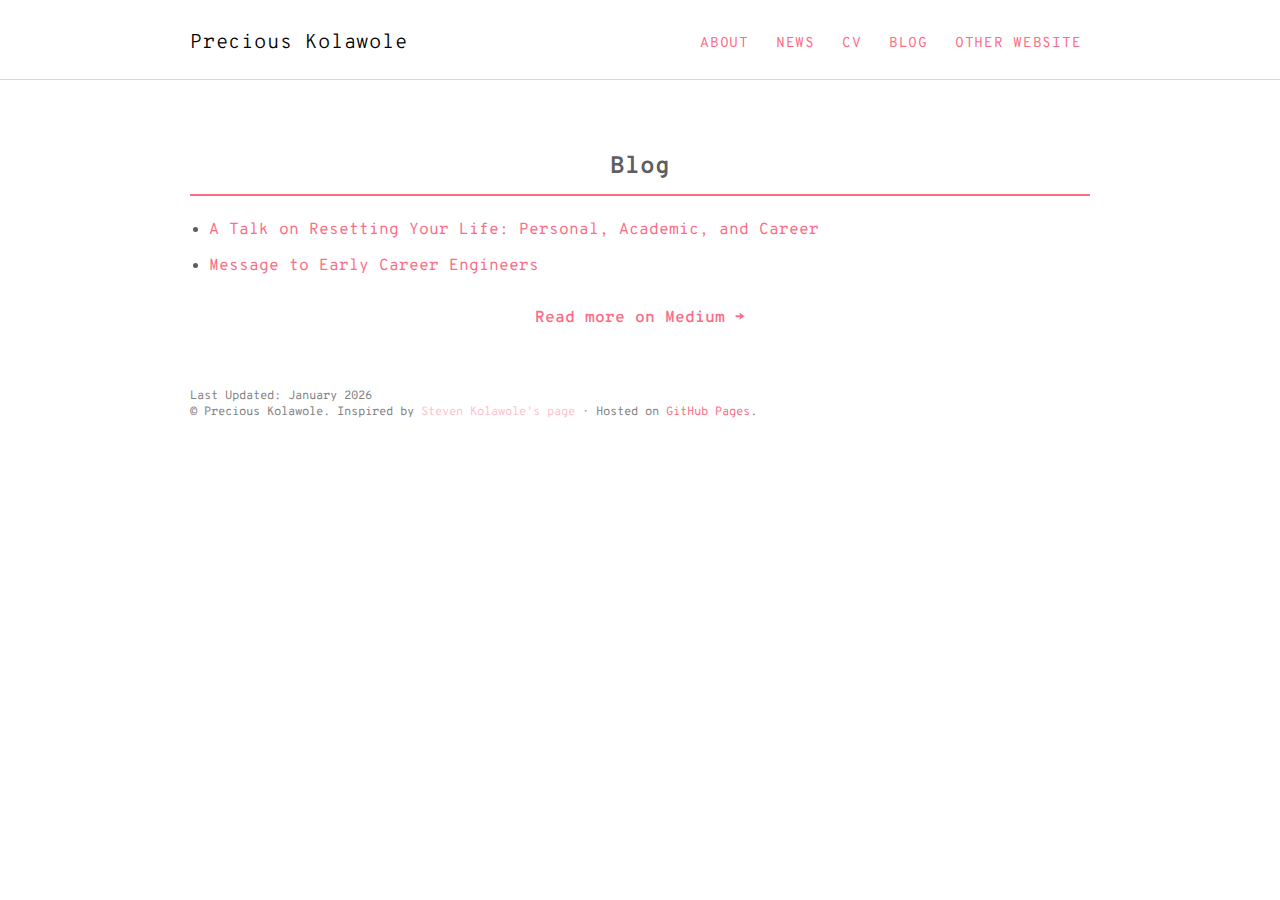
<file: blog.html>
<!DOCTYPE html>
<html lang="en">
  <head>
    <title>Blog - Precious Kolawole</title>
    <meta charset="utf-8" />
    <meta name="viewport" content="width=device-width, initial-scale=1" />
    <meta
      name="description"
      content="Blog posts and writings by Precious Kolawole on engineering, career growth, healthcare AI, and technology."
    />
    <link rel="stylesheet" type="text/css" href="assets/style.css" />
    <link rel="preconnect" href="https://fonts.gstatic.com" />
    <link
      href="https://fonts.googleapis.com/css2?family=Overpass+Mono:wght@300;400;600;700&display=swap"
      rel="stylesheet"
    />
    <link
      rel="stylesheet"
      href="https://use.fontawesome.com/releases/v5.0.7/css/all.css"
    />
  </head>

  <body>
    <header class="site-header">
      <nav class="nav">
        <div class="container flex-wrap">
          <h1 class="logo">
            <a href="https://precillieo.github.io">Precious Kolawole</a>
          </h1>
          <ul class="navbar">
            <li><a href="index.html#about">About</a></li>
            <li><a href="news.html">News</a></li>
            <li><a href="assets/Precious Kolawole Resume.pdf">CV</a></li>
            <li><a href="blog.html">Blog</a></li>
            <li><a href="https://www.precillieo.com/" target="_blank">Other website</a></li>
          </ul>
        </div>
      </nav>
    </header>

    <article class="page container">
      <div class="page-content">
        <div class="container">
          <h1 class="header-name">Blog</h1>
          
          <ul class="list blog-list">
            <li>
              <a href="blog/the-purpose-reset.html">A Talk on Resetting Your Life: Personal, Academic, and Career</a>
            </li>
            <li>
              <a href="blog/message-to-early-career-engineers.html">Message to Early Career Engineers</a>
            </li>
          </ul>

          <p style="text-align: center; margin-top: 2em;">
            <a href="https://precillieo.medium.com/" target="_blank" style="font-weight: 600;">Read more on Medium →</a>
          </p>
        </div>
      </div>
    </article>

    <footer class="site-footer">
      <div class="container">
        <small><b>Last Updated:</b> January 2026</small>
        <small class="block">
          © Precious Kolawole. Inspired by
          <a href="https://stevenkolawole.github.io/" target="_blank"><span style="color: #FFC0CB">Steven Kolawole's page</span></a>
          · Hosted on
          <a href="https://pages.github.com/" target="_blank">GitHub Pages</a>.
        </small>
      </div>
    </footer>
  </body>
</html>
</file>
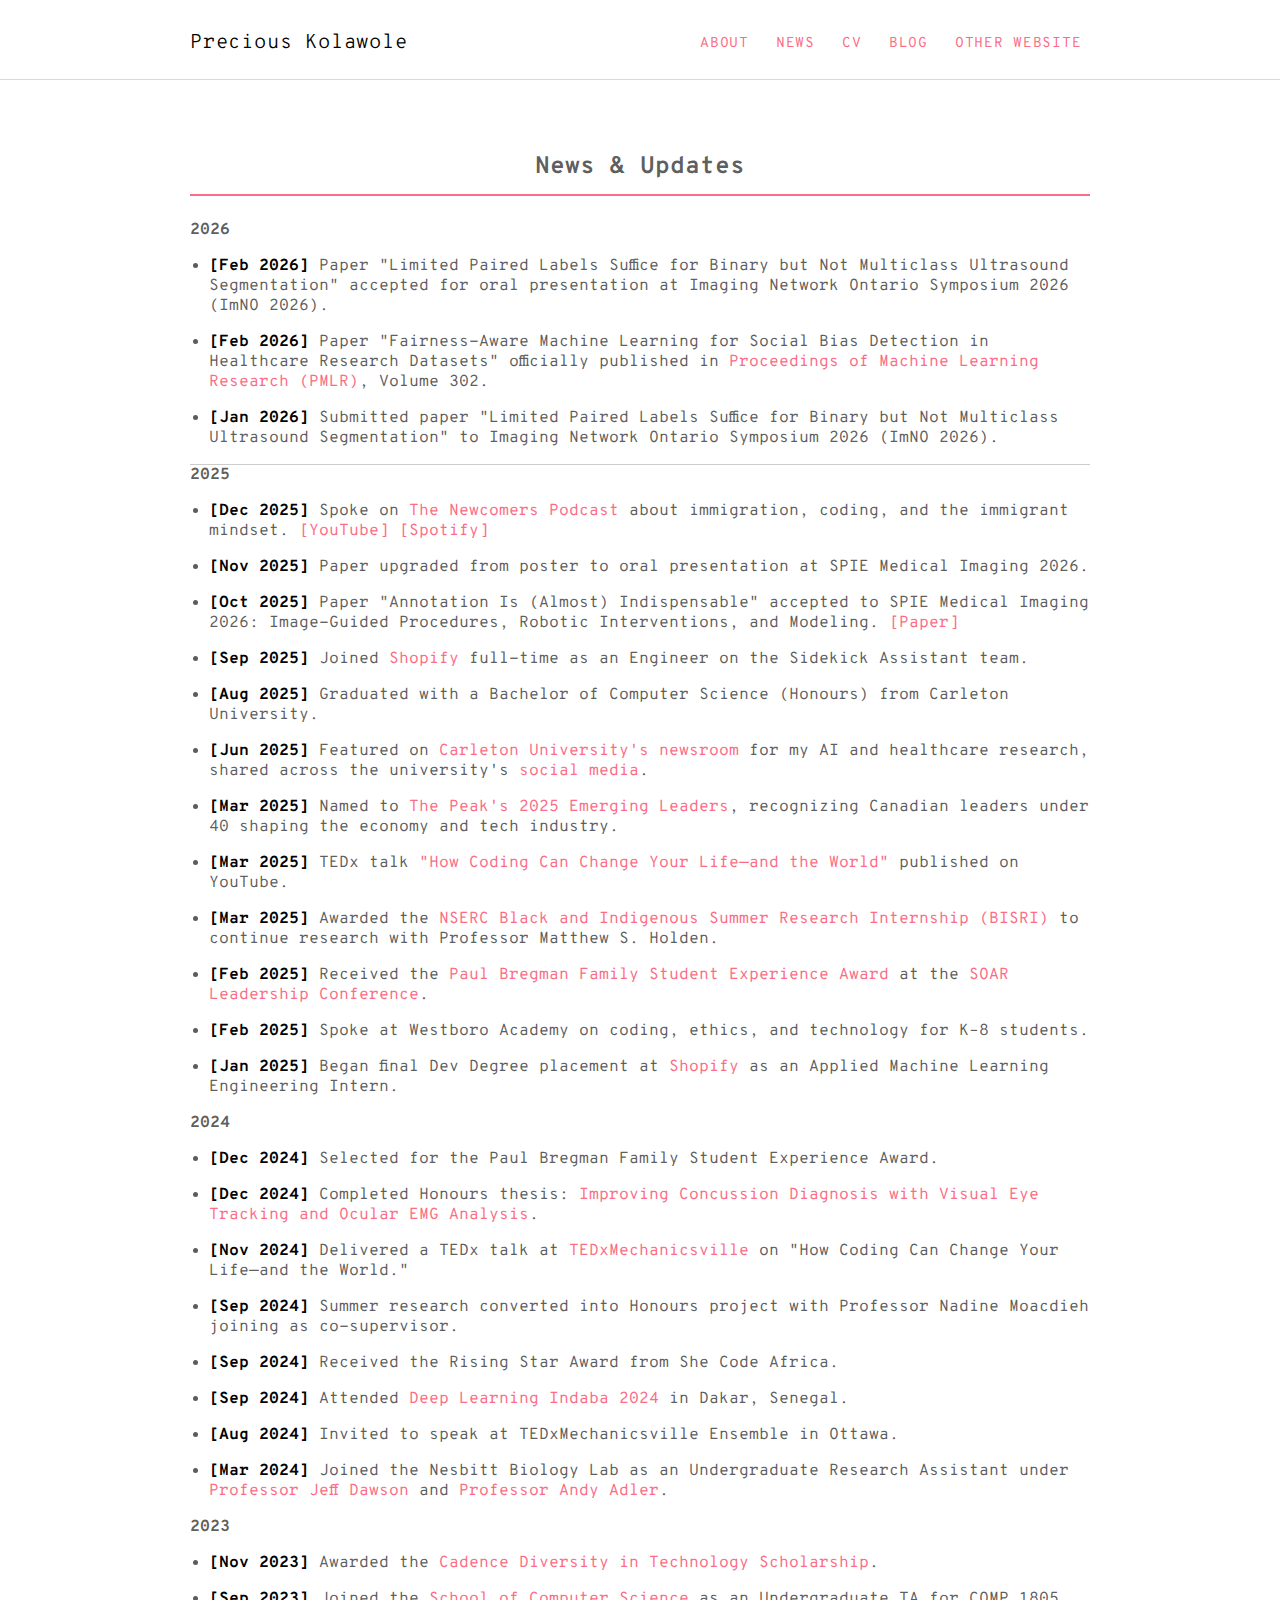
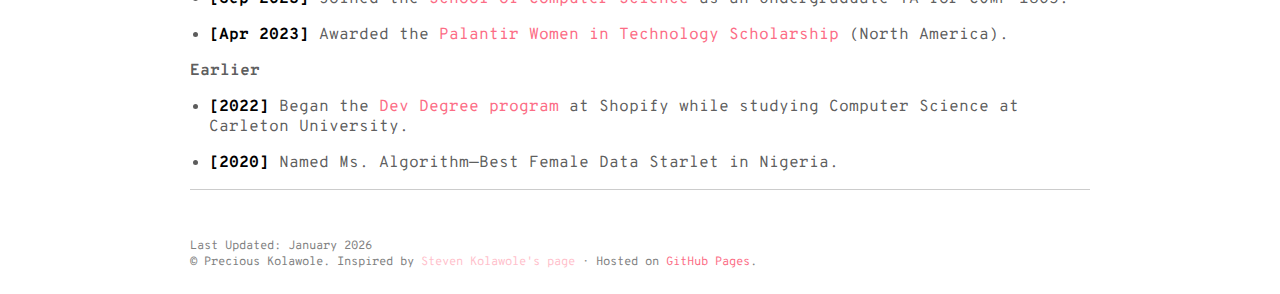
<file: news.html>
<!DOCTYPE html>
<html lang="en">
  <head>
    <title>News - Precious Kolawole</title>
    <meta charset="utf-8" />
    <meta name="viewport" content="width=device-width, initial-scale=1" />
    <meta
      name="description"
      content="News and updates from Precious Kolawole's academic and professional journey in computer science, machine learning, and research."
    />
    <link rel="stylesheet" type="text/css" href="assets/style.css" />
    <link rel="preconnect" href="https://fonts.gstatic.com" />
    <link
      href="https://fonts.googleapis.com/css2?family=Overpass+Mono:wght@300;400;600;700&display=swap"
      rel="stylesheet"
    />
    <link
      rel="stylesheet"
      href="https://use.fontawesome.com/releases/v5.0.7/css/all.css"
    />
  </head>

  <body>
    <header class="site-header">
      <nav class="nav">
        <div class="container flex-wrap">
          <h1 class="logo">
            <a href="https://precillieo.github.io">Precious Kolawole</a>
          </h1>
          <ul class="navbar">
            <li><a href="index.html#about">About</a></li>
            <li><a href="news.html">News</a></li>
            <li><a href="assets/resume.pdf">CV</a></li>
            <li><a href="blog.html">Blog</a></li>
            <li><a href="https://www.precillieo.com/" target="_blank">Other website</a></li>
          </ul>
        </div>
      </nav>
    </header>

    <article class="page container">
      <div class="page-content">
        <div class="container">
          <h1 class="header-name">News & Updates</h1>
          
          <div class="line">
            <h1 class="thicker">2026</h1>
            <ul class="list">
              <li>
                <strong>[Feb 2026]</strong> Paper <em>"Limited Paired Labels Suffice for Binary but Not Multiclass Ultrasound Segmentation"</em> accepted for oral presentation at Imaging Network Ontario Symposium 2026 (ImNO 2026).
              </li>
              <li>
                <strong>[Feb 2026]</strong> Paper <em>"Fairness-Aware Machine Learning for Social Bias Detection in Healthcare Research Datasets"</em> officially published in <a href="https://proceedings.mlr.press/v302/kolawole26a.html" target="_blank">Proceedings of Machine Learning Research (PMLR)</a>, Volume 302.
              </li>
              <li>
                <strong>[Jan 2026]</strong> Submitted paper <em>"Limited Paired Labels Suffice for Binary but Not Multiclass Ultrasound Segmentation"</em> to Imaging Network Ontario Symposium 2026 (ImNO 2026).
              </li>
            </ul>
          </div>

          <div class="line">
            <h1 class="thicker">2025</h1>
            <ul class="list">
              <li>
                <strong>[Dec 2025]</strong> Spoke on <a href="https://thenewcomerspod.com/p/e135-precious-kolawole-has-learned" target="_blank">The Newcomers Podcast</a> about immigration, coding, and the immigrant mindset. <a href="https://youtu.be/oHDTyWcLdC8?si=YOyU9OY5c5Lc0R7z" target="_blank">[YouTube]</a> <a href="https://open.spotify.com/episode/0NlGcEiUdrqZIBDqRBf7ye?si=r-r8Tp4eQQSP47a1CWha_Q" target="_blank">[Spotify]</a>
              </li>
              <li>
                <strong>[Nov 2025]</strong> Paper upgraded from poster to oral presentation at SPIE Medical Imaging 2026.
              </li>
              <li>
                <strong>[Oct 2025]</strong> Paper <em>"Annotation Is (Almost) Indispensable"</em> accepted to SPIE Medical Imaging 2026: Image-Guided Procedures, Robotic Interventions, and Modeling. <a href="https://spie.org/submissions/approval/supplementalfile/031b3ce7-5f36-4548-ae4f-9d334122206f.pdf" target="_blank">[Paper]</a>
              </li>
              <li>
                <strong>[Sep 2025]</strong> Joined <a href="https://www.shopify.com/" target="_blank">Shopify</a> full-time as an Engineer on the Sidekick Assistant team.
              </li>
              <li>
                <strong>[Aug 2025]</strong> Graduated with a Bachelor of Computer Science (Honours) from Carleton University.
              </li>
              <li>
                <strong>[Jun 2025]</strong> Featured on <a href="https://newsroom.carleton.ca/story/ai-health-solutions/" target="_blank">Carleton University's newsroom</a> for my AI and healthcare research, shared across the university's <a href="https://www.linkedin.com/posts/carleton-university_use-all-of-the-resources-the-world-has-given-activity-7335393099625480192-kMi4" target="_blank">social media</a>.
              </li>
              <li>
                <strong>[Mar 2025]</strong> Named to <a href="https://readthepeak.com/lists/emerging-leaders-2025/c/startups-and-tech" target="_blank">The Peak's 2025 Emerging Leaders</a>, recognizing Canadian leaders under 40 shaping the economy and tech industry.
              </li>
              <li>
                <strong>[Mar 2025]</strong> TEDx talk <a href="https://youtu.be/TQd3eGjaTOo?si=XNdYN1rMdjX22lH7" target="_blank">"How Coding Can Change Your Life—and the World"</a> published on YouTube.
              </li>
              <li>
                <strong>[Mar 2025]</strong> Awarded the <a href="https://science.carleton.ca/students/undergraduate-student-summer-research-opportunities/black-and-indigenous-summer-research-internships/" target="_blank">NSERC Black and Indigenous Summer Research Internship (BISRI)</a> to continue research with Professor Matthew S. Holden.
              </li>
              <li>
                <strong>[Feb 2025]</strong> Received the <a href="https://carleton.ca/seo/awards/#slideme-2024-2025-award-recipients" target="_blank">Paul Bregman Family Student Experience Award</a> at the <a href="https://carleton.ca/seo/soar/" target="_blank">SOAR Leadership Conference</a>.
              </li>
              <li>
                <strong>[Feb 2025]</strong> Spoke at Westboro Academy on coding, ethics, and technology for K–8 students.
              </li>
              <li>
                <strong>[Jan 2025]</strong> Began final Dev Degree placement at <a href="https://www.shopify.com/" target="_blank">Shopify</a> as an Applied Machine Learning Engineering Intern.
              </li>
            </ul>

            <h1 class="thicker">2024</h1>
            <ul class="list">
              <li>
                <strong>[Dec 2024]</strong> Selected for the Paul Bregman Family Student Experience Award.
              </li>
              <li>
                <strong>[Dec 2024]</strong> Completed Honours thesis: <a href="https://report-hub.scs.carleton.ca/projectPage/2812/" target="_blank">Improving Concussion Diagnosis with Visual Eye Tracking and Ocular EMG Analysis</a>.
              </li>
              <li>
                <strong>[Nov 2024]</strong> Delivered a TEDx talk at <a href="https://www.tedxmechanicsville.com/" target="_blank">TEDxMechanicsville</a> on "How Coding Can Change Your Life—and the World."
              </li>
              <li>
                <strong>[Sep 2024]</strong> Summer research converted into Honours project with Professor Nadine Moacdieh joining as co-supervisor.
              </li>
              <li>
                <strong>[Sep 2024]</strong> Received the Rising Star Award from She Code Africa.
              </li>
              <li>
                <strong>[Sep 2024]</strong> Attended <a href="https://deeplearningindaba.com/2024/" target="_blank">Deep Learning Indaba 2024</a> in Dakar, Senegal.
              </li>
              <li>
                <strong>[Aug 2024]</strong> Invited to speak at TEDxMechanicsville Ensemble in Ottawa.
              </li>
              <li>
                <strong>[Mar 2024]</strong> Joined the Nesbitt Biology Lab as an Undergraduate Research Assistant under <a href="https://carleton.ca/biology/people/jeff-dawson/" target="_blank">Professor Jeff Dawson</a> and <a href="https://carleton.ca/sce/people/adler/" target="_blank">Professor Andy Adler</a>.
              </li>
            </ul>

            <h1 class="thicker">2023</h1>
            <ul class="list">
              <li>
                <strong>[Nov 2023]</strong> Awarded the <a href="https://www.cadence.com/en_US/home/company/cadence-academic-network/diversity-in-tech-scholarship.html" target="_blank">Cadence Diversity in Technology Scholarship</a>.
              </li>
              <li>
                <strong>[Sep 2023]</strong> Joined the <a href="https://carleton.ca/scs/" target="_blank">School of Computer Science</a> as an Undergraduate TA for COMP 1805.
              </li>
              <li>
                <strong>[Apr 2023]</strong> Awarded the <a href="https://www.palantir.com/careers/students/scholarship/wit-north-america/" target="_blank">Palantir Women in Technology Scholarship</a> (North America).
              </li>
            </ul>

            <h1 class="thicker">Earlier</h1>
            <ul class="list">
              <li>
                <strong>[2022]</strong> Began the <a href="https://devdegree.ca/" target="_blank">Dev Degree program</a> at Shopify while studying Computer Science at Carleton University.
              </li>
              <li>
                <strong>[2020]</strong> Named Ms. Algorithm—Best Female Data Starlet in Nigeria.
              </li>
            </ul>
          </div>
        </div>
      </div>
    </article>

    <footer class="site-footer">
      <div class="container">
        <small><b>Last Updated:</b> January 2026</small>
        <small class="block">
          © Precious Kolawole. Inspired by
          <a href="https://stevenkolawole.github.io/" target="_blank"><span style="color: #FFC0CB">Steven Kolawole's page</span></a>
          · Hosted on
          <a href="https://pages.github.com/" target="_blank">GitHub Pages</a>.
        </small>
      </div>
    </footer>
  </body>
</html>
</file>
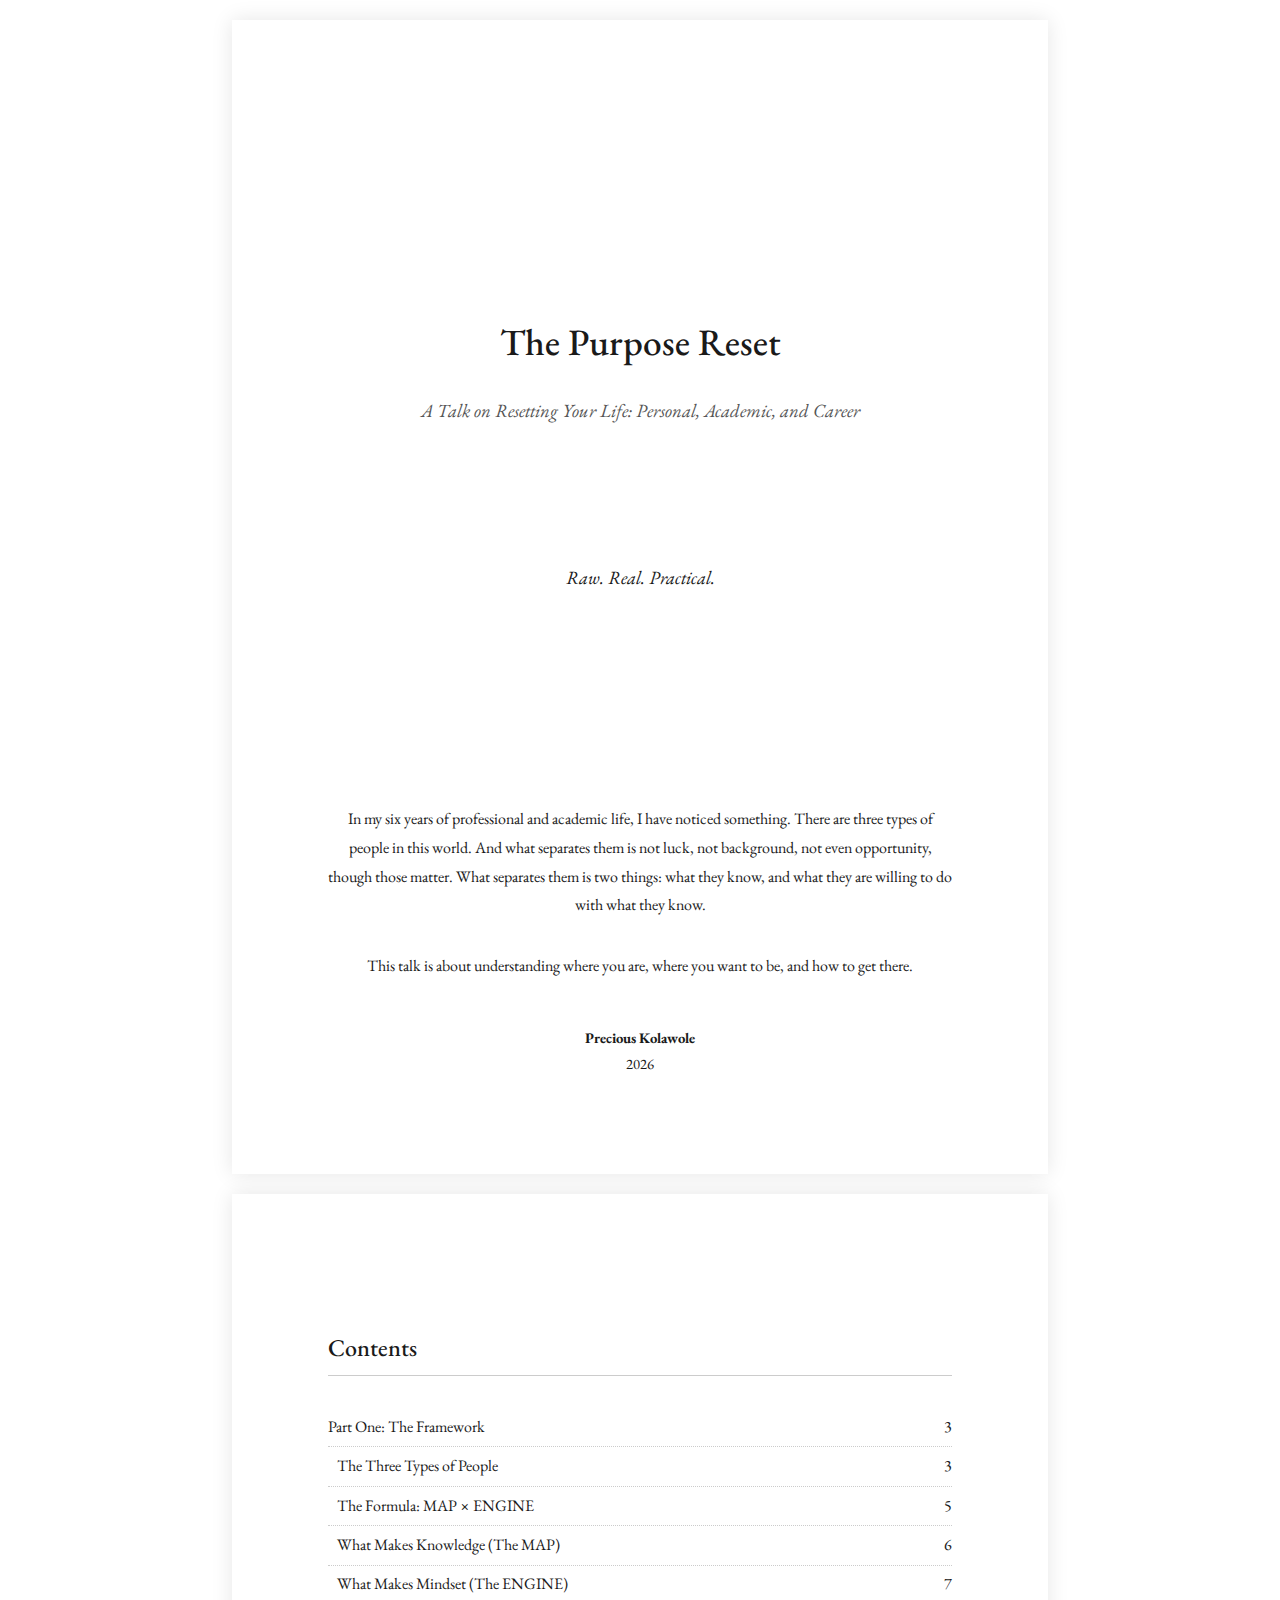
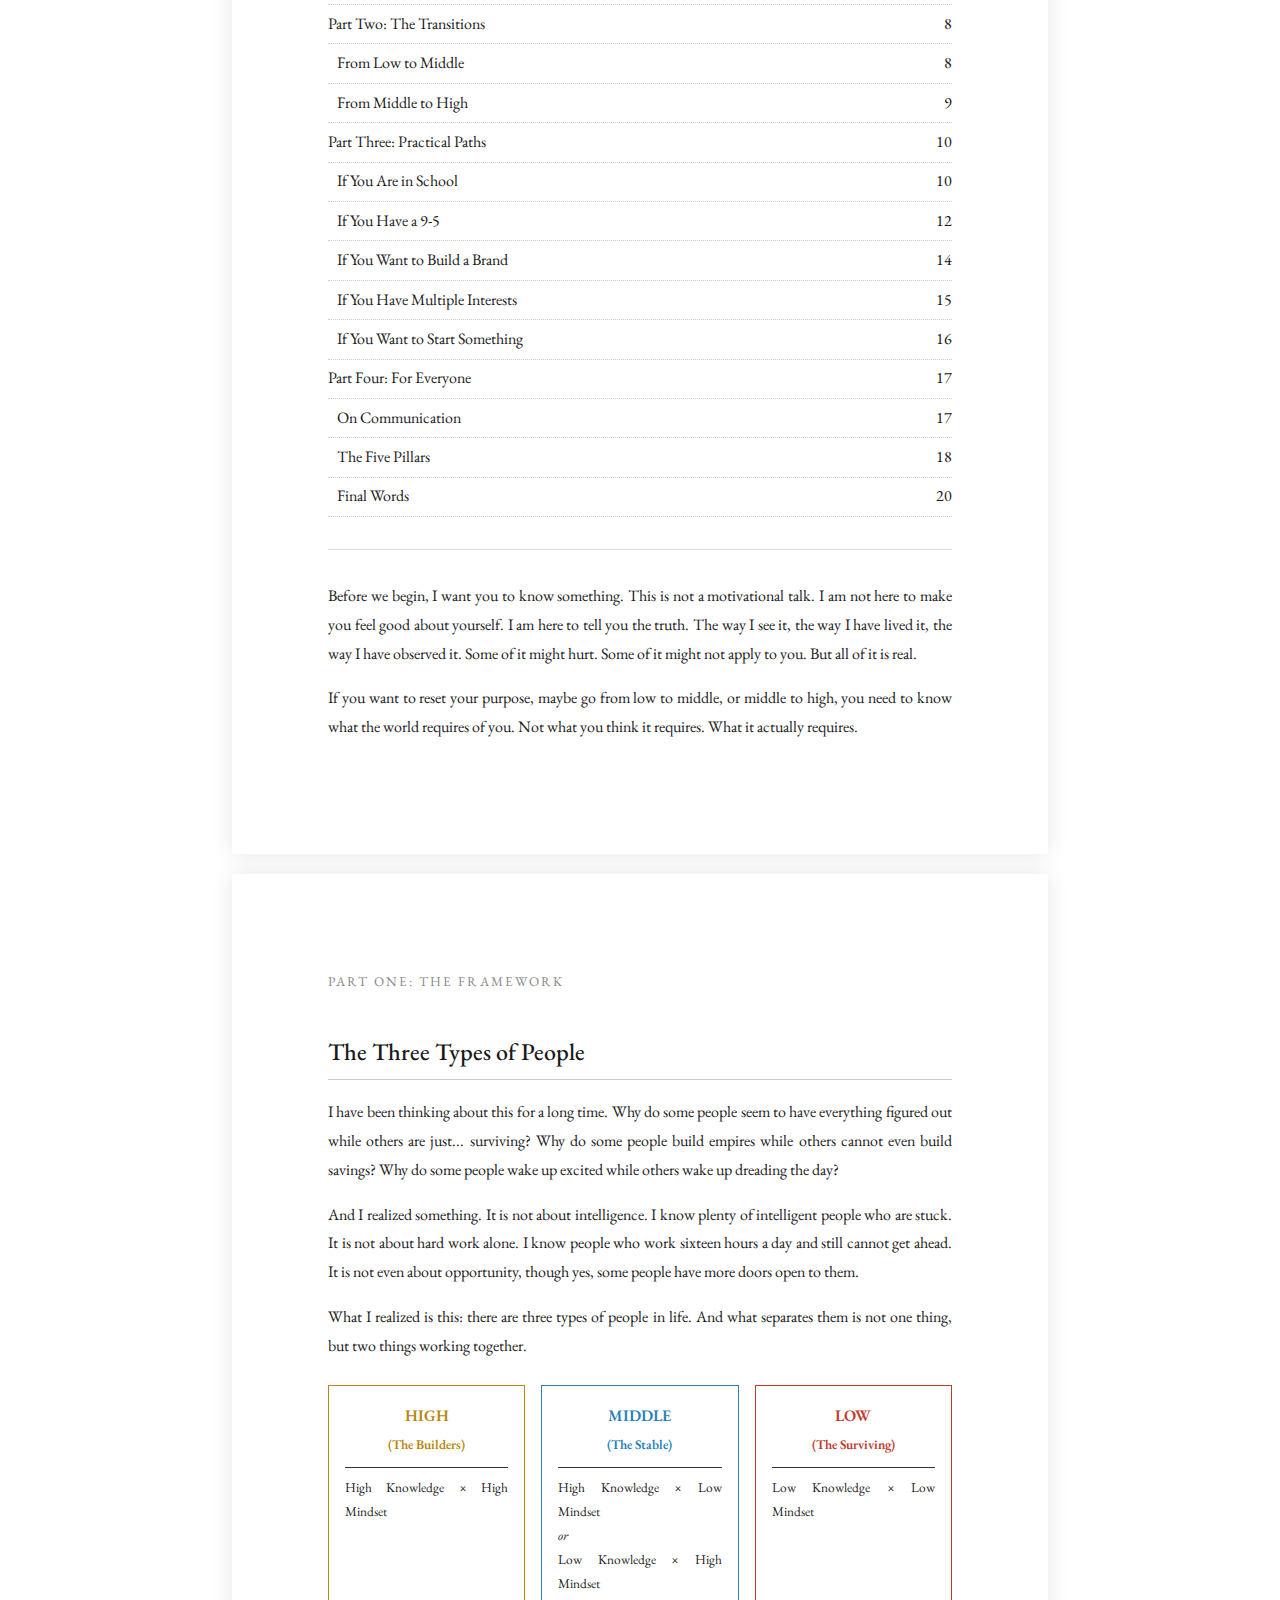
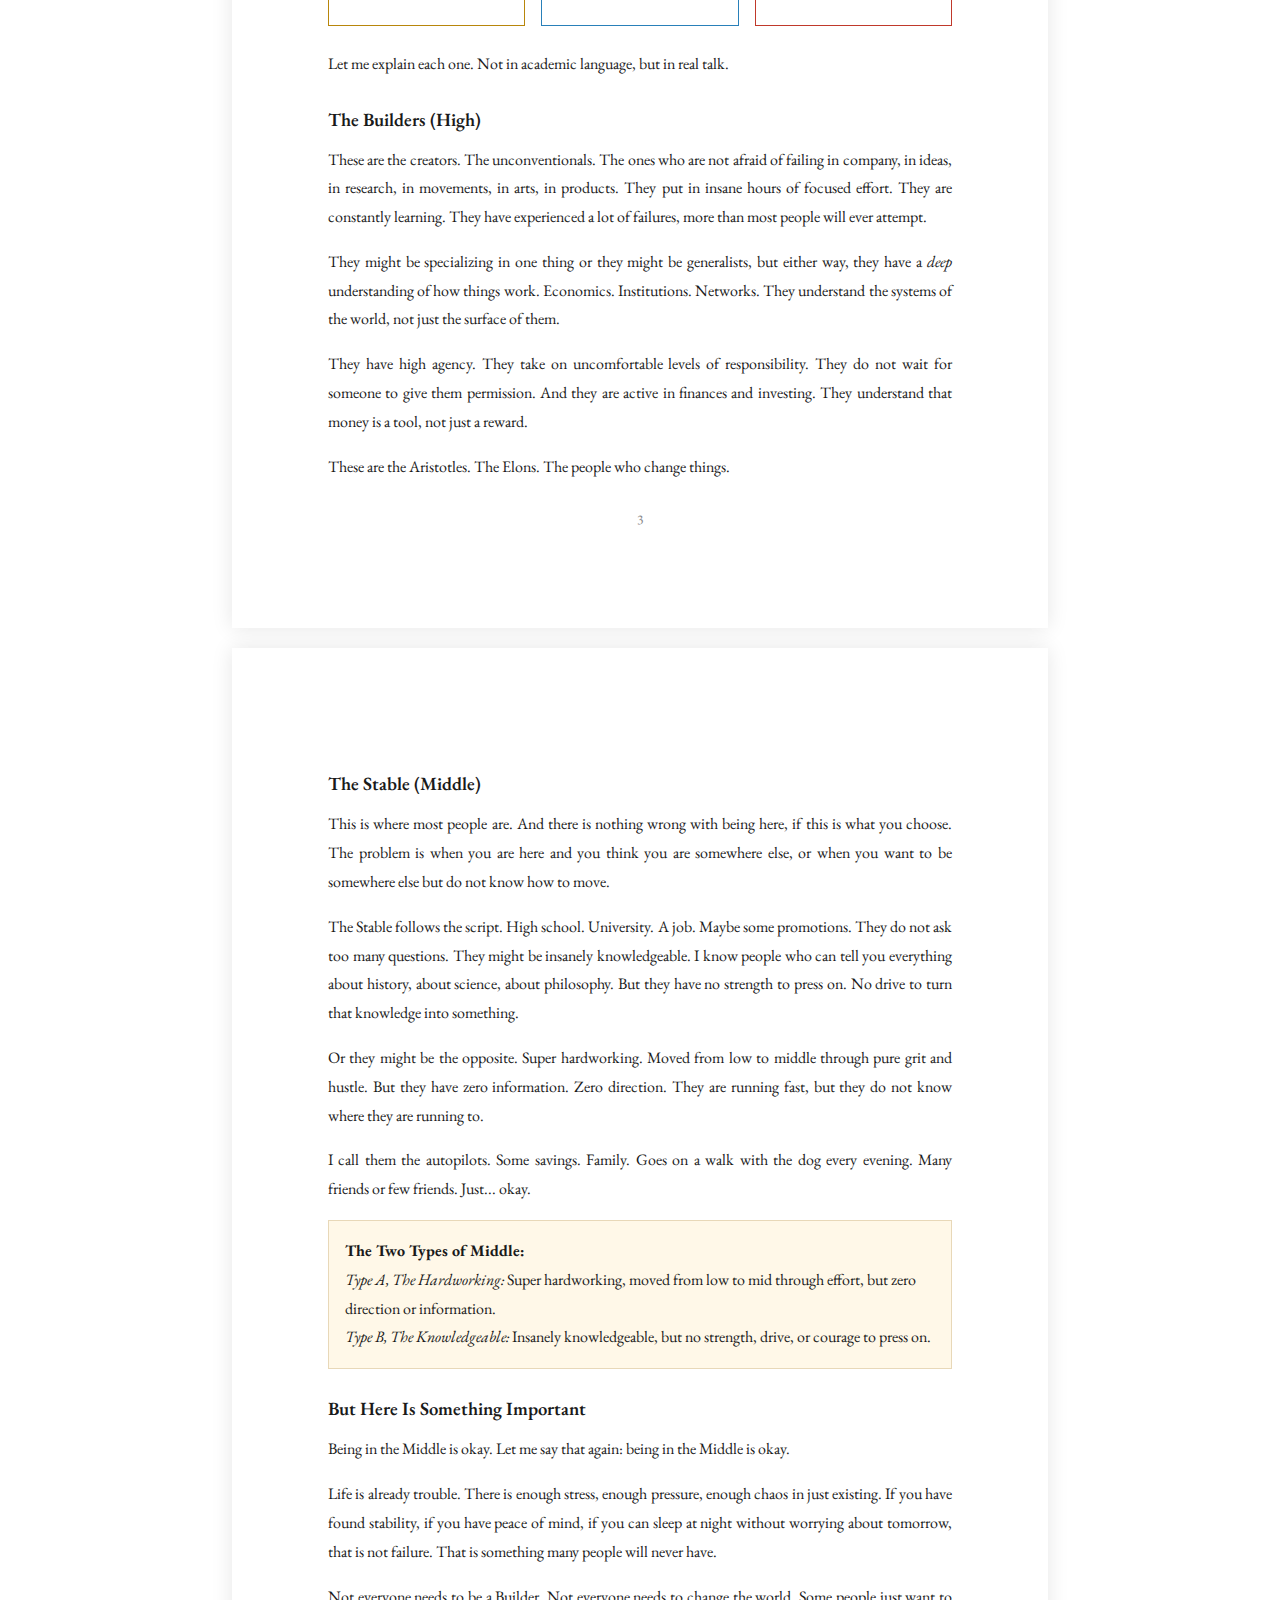
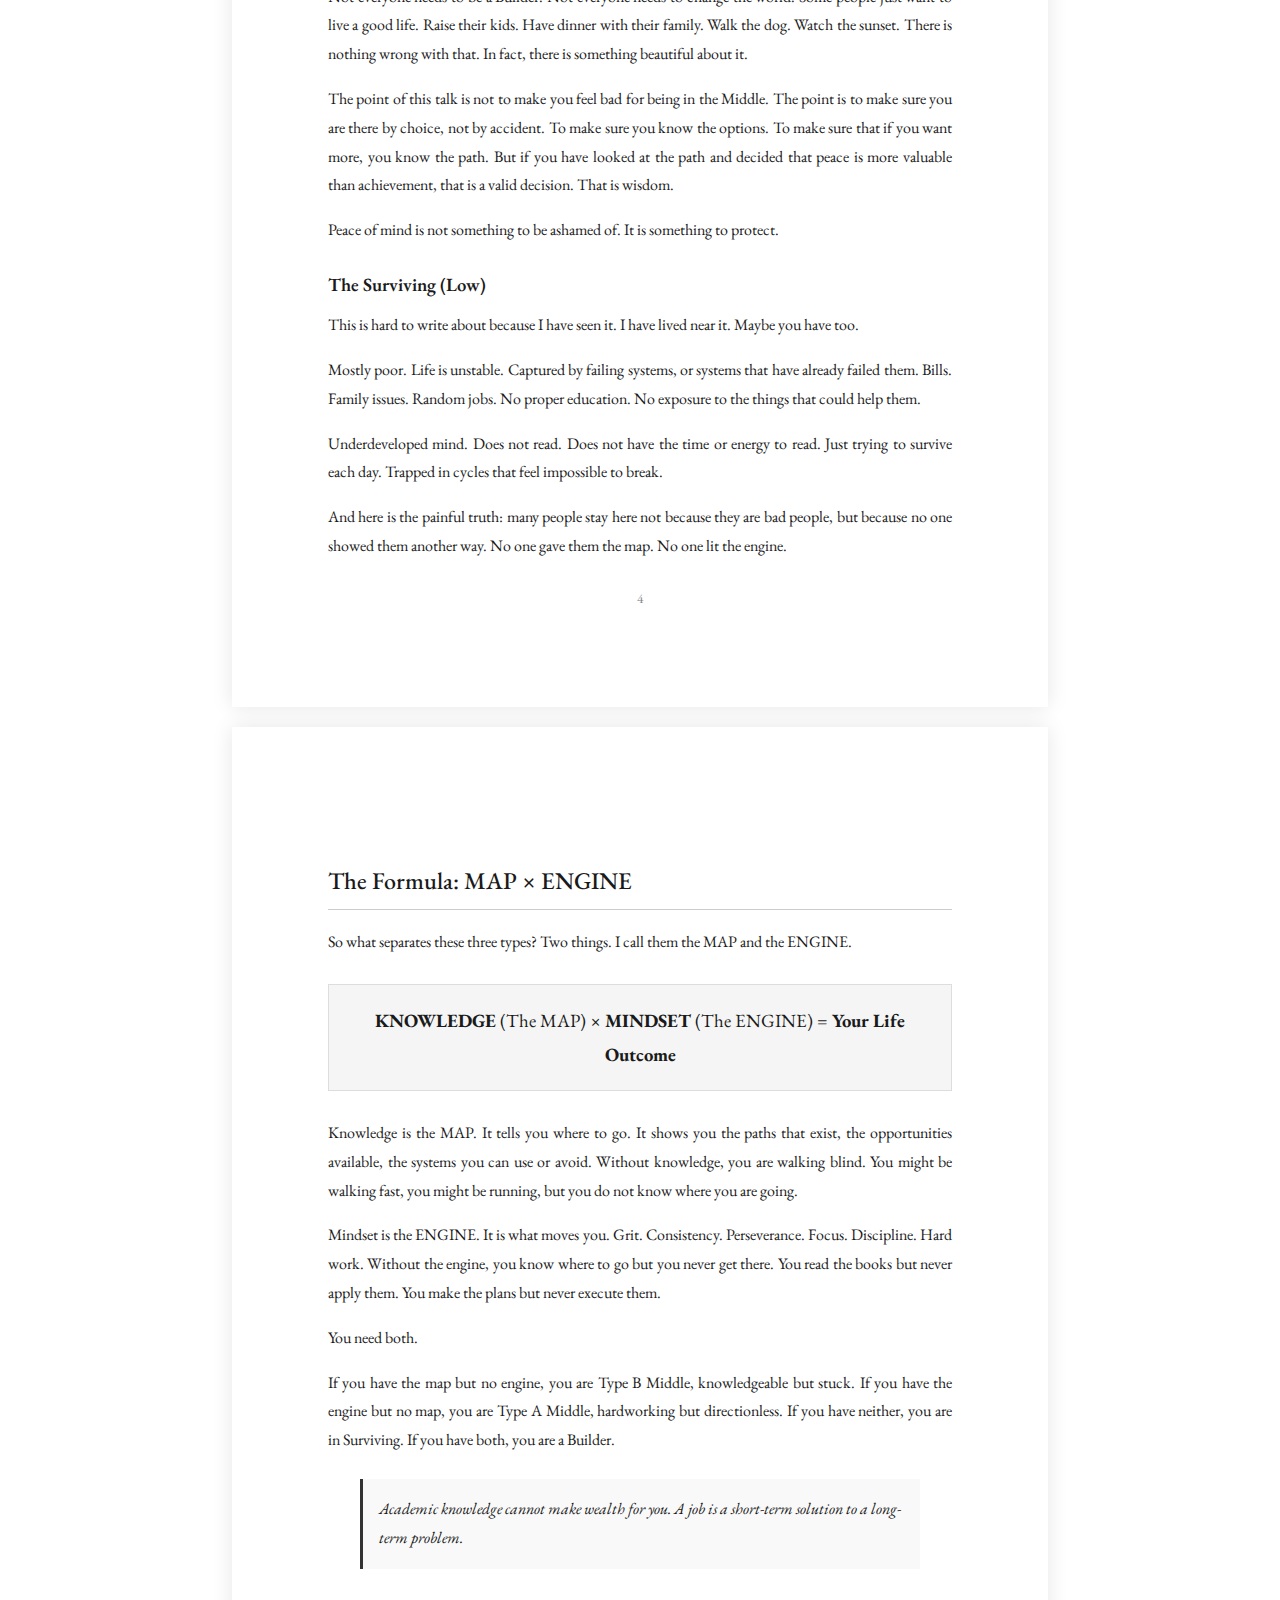
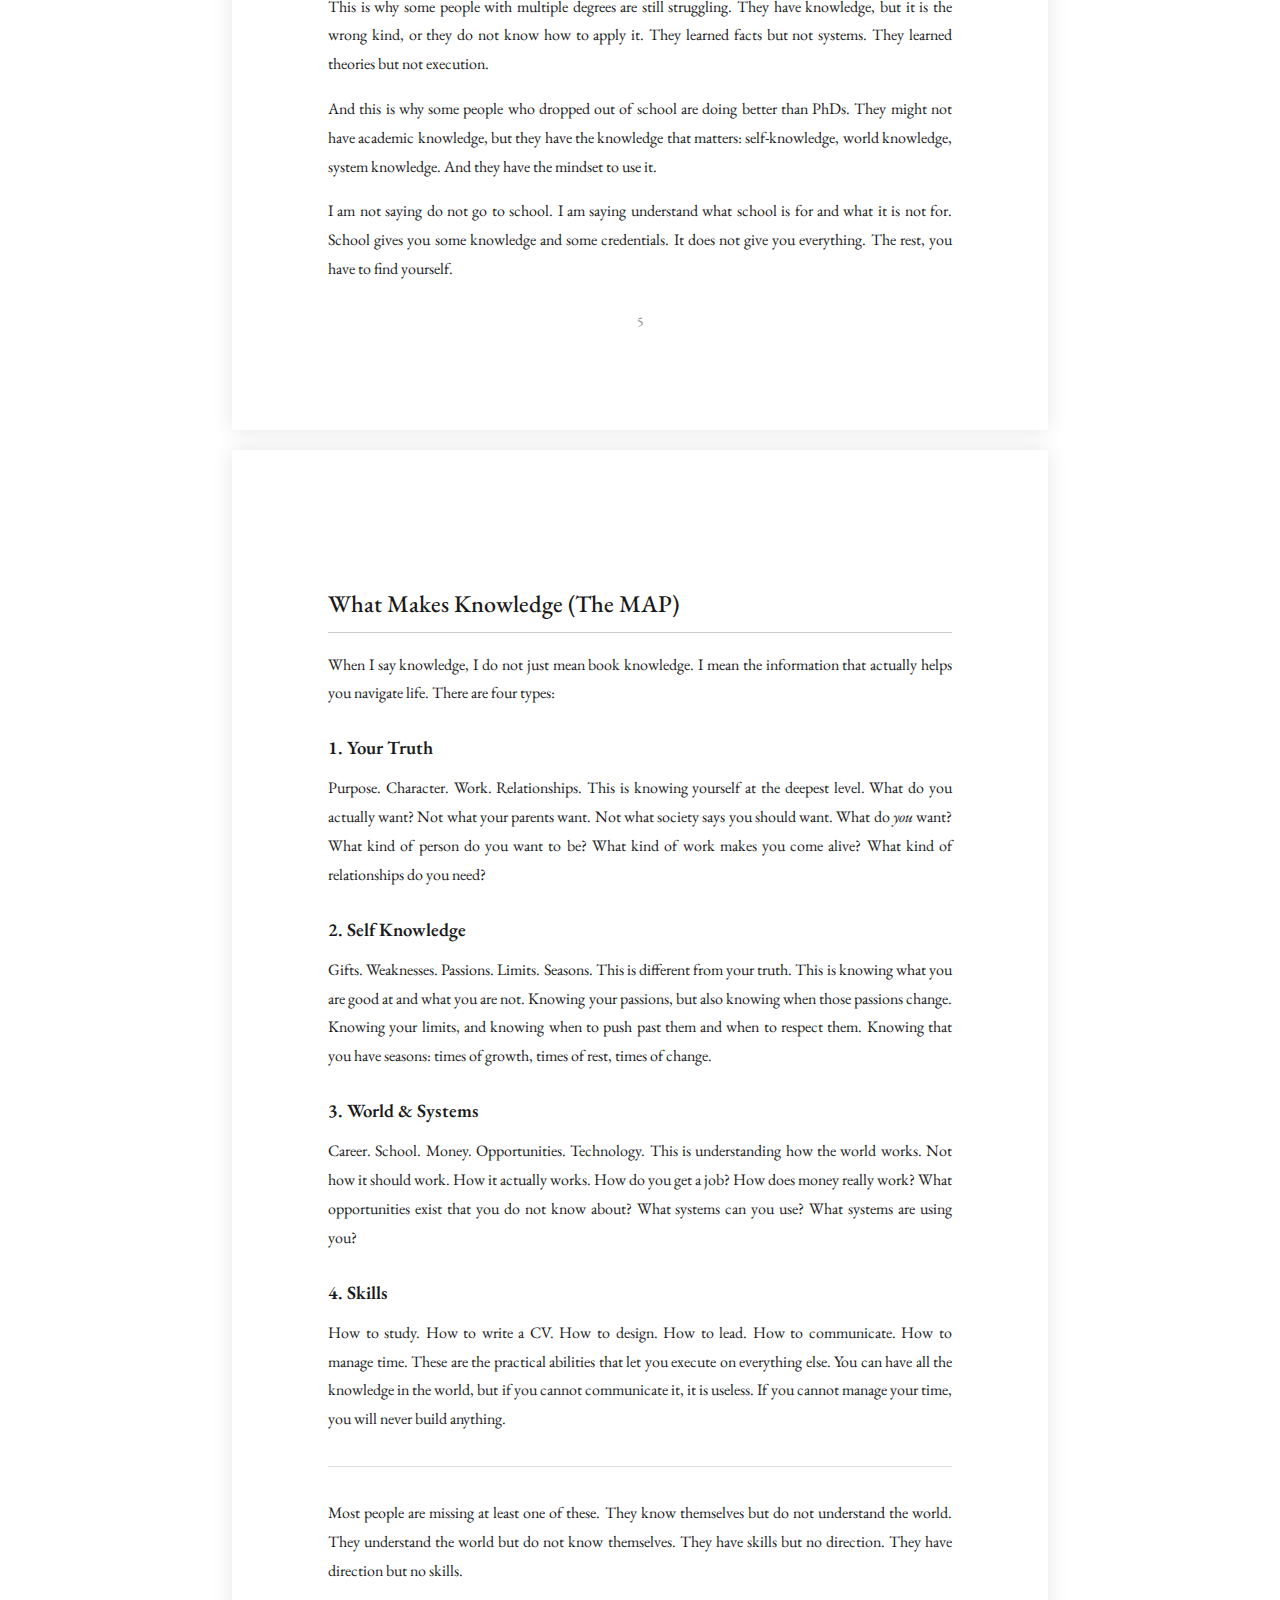
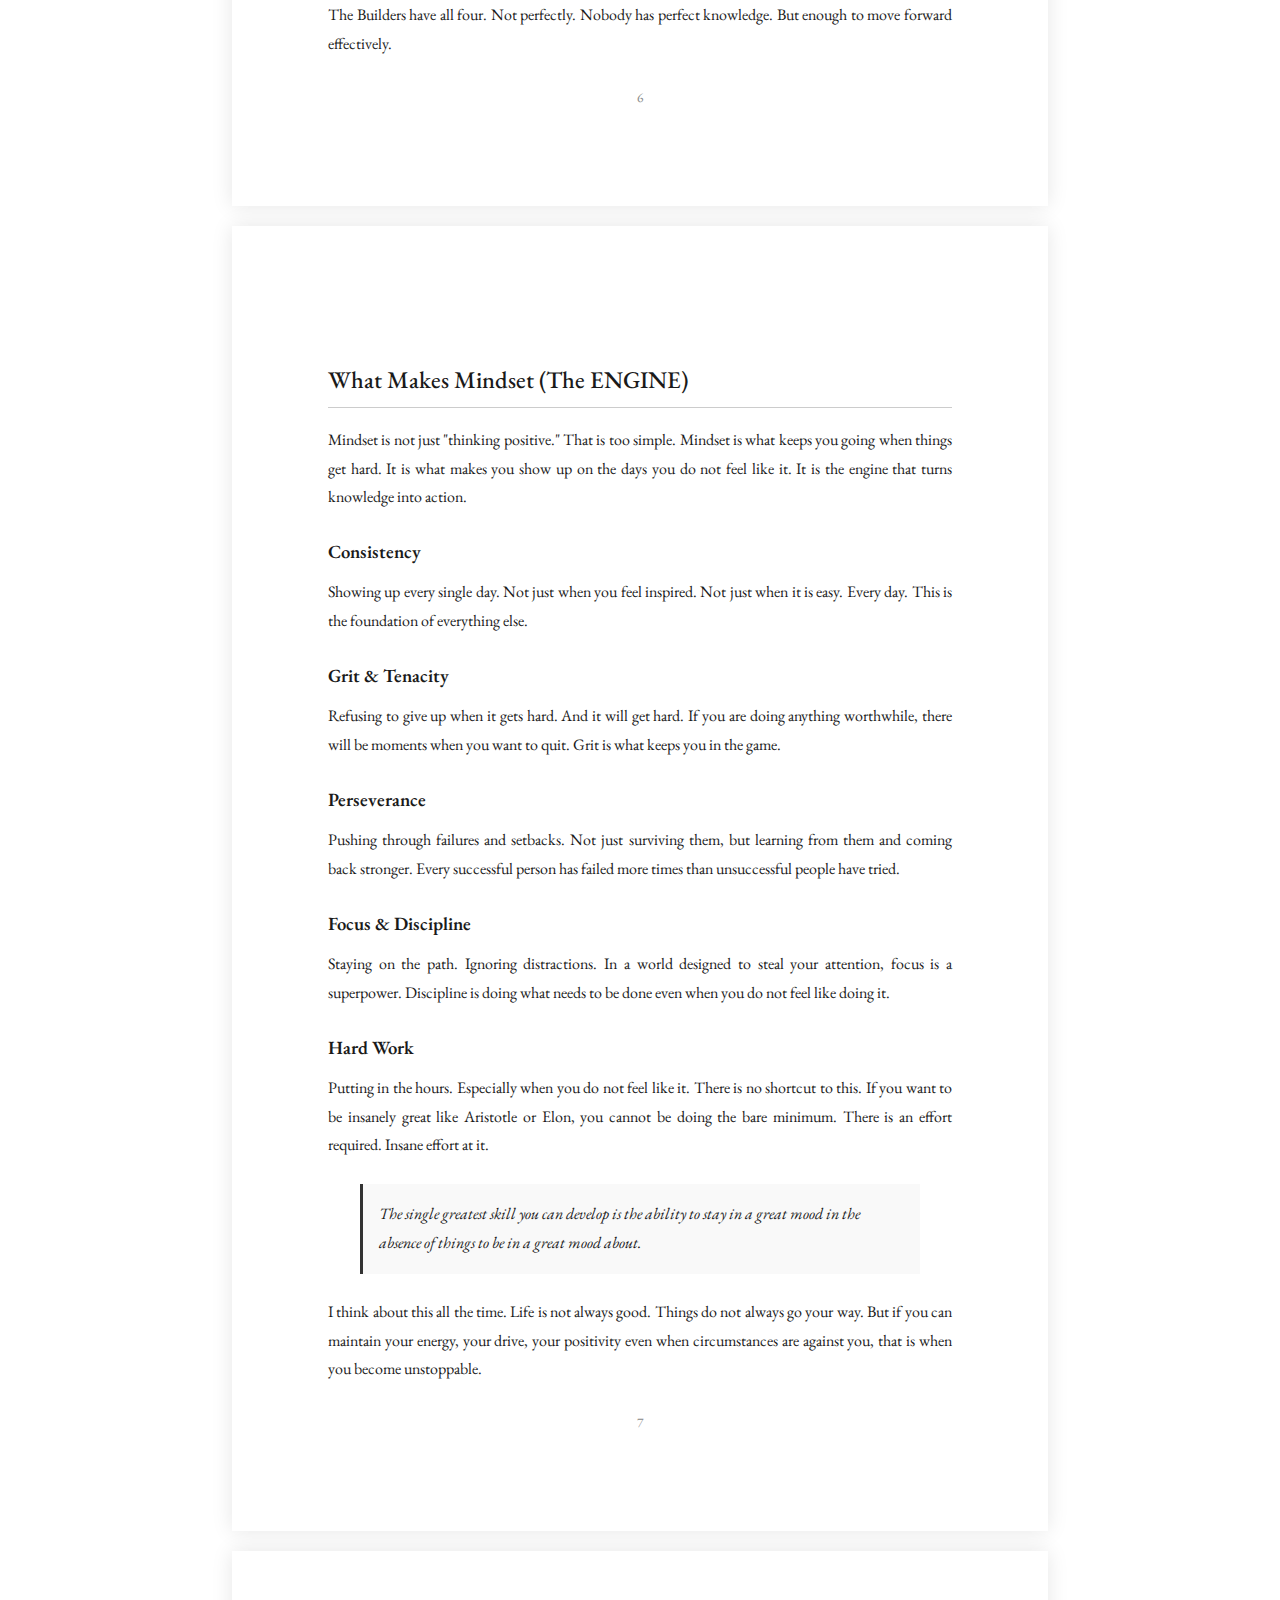
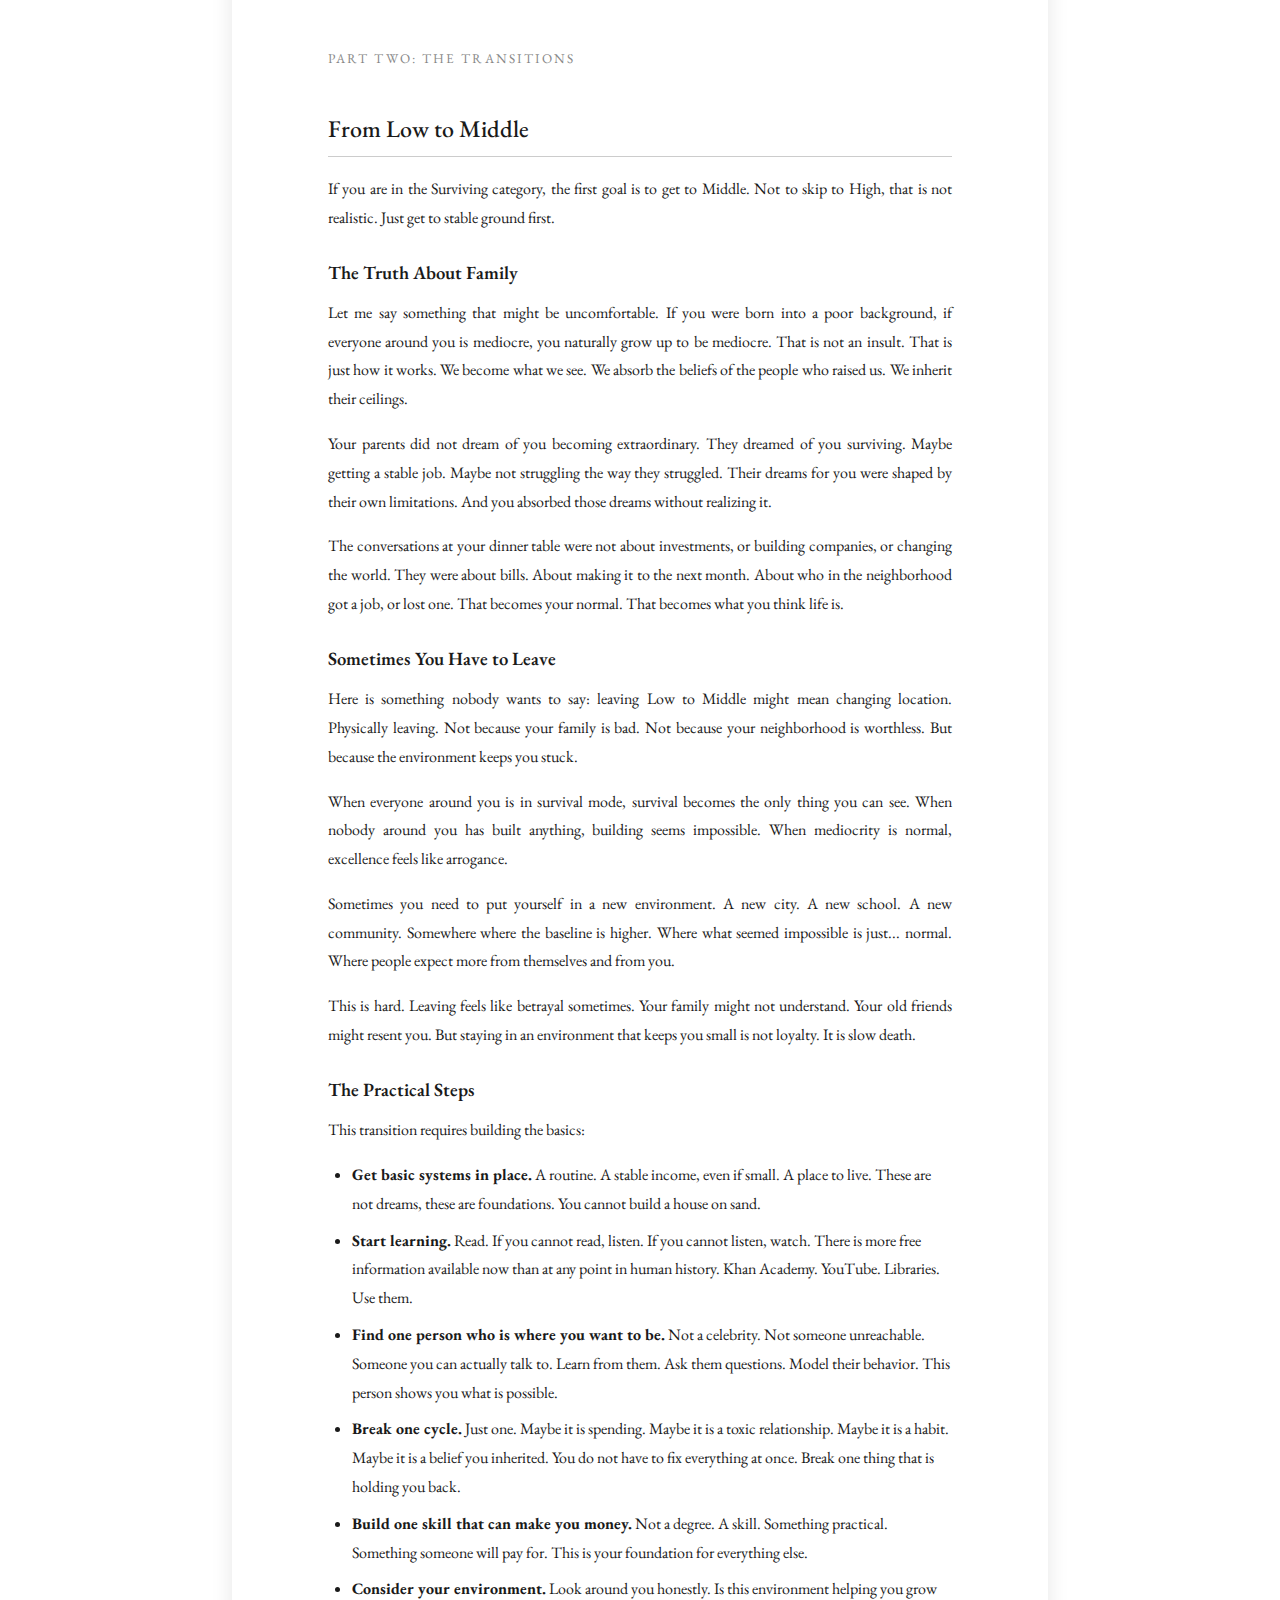
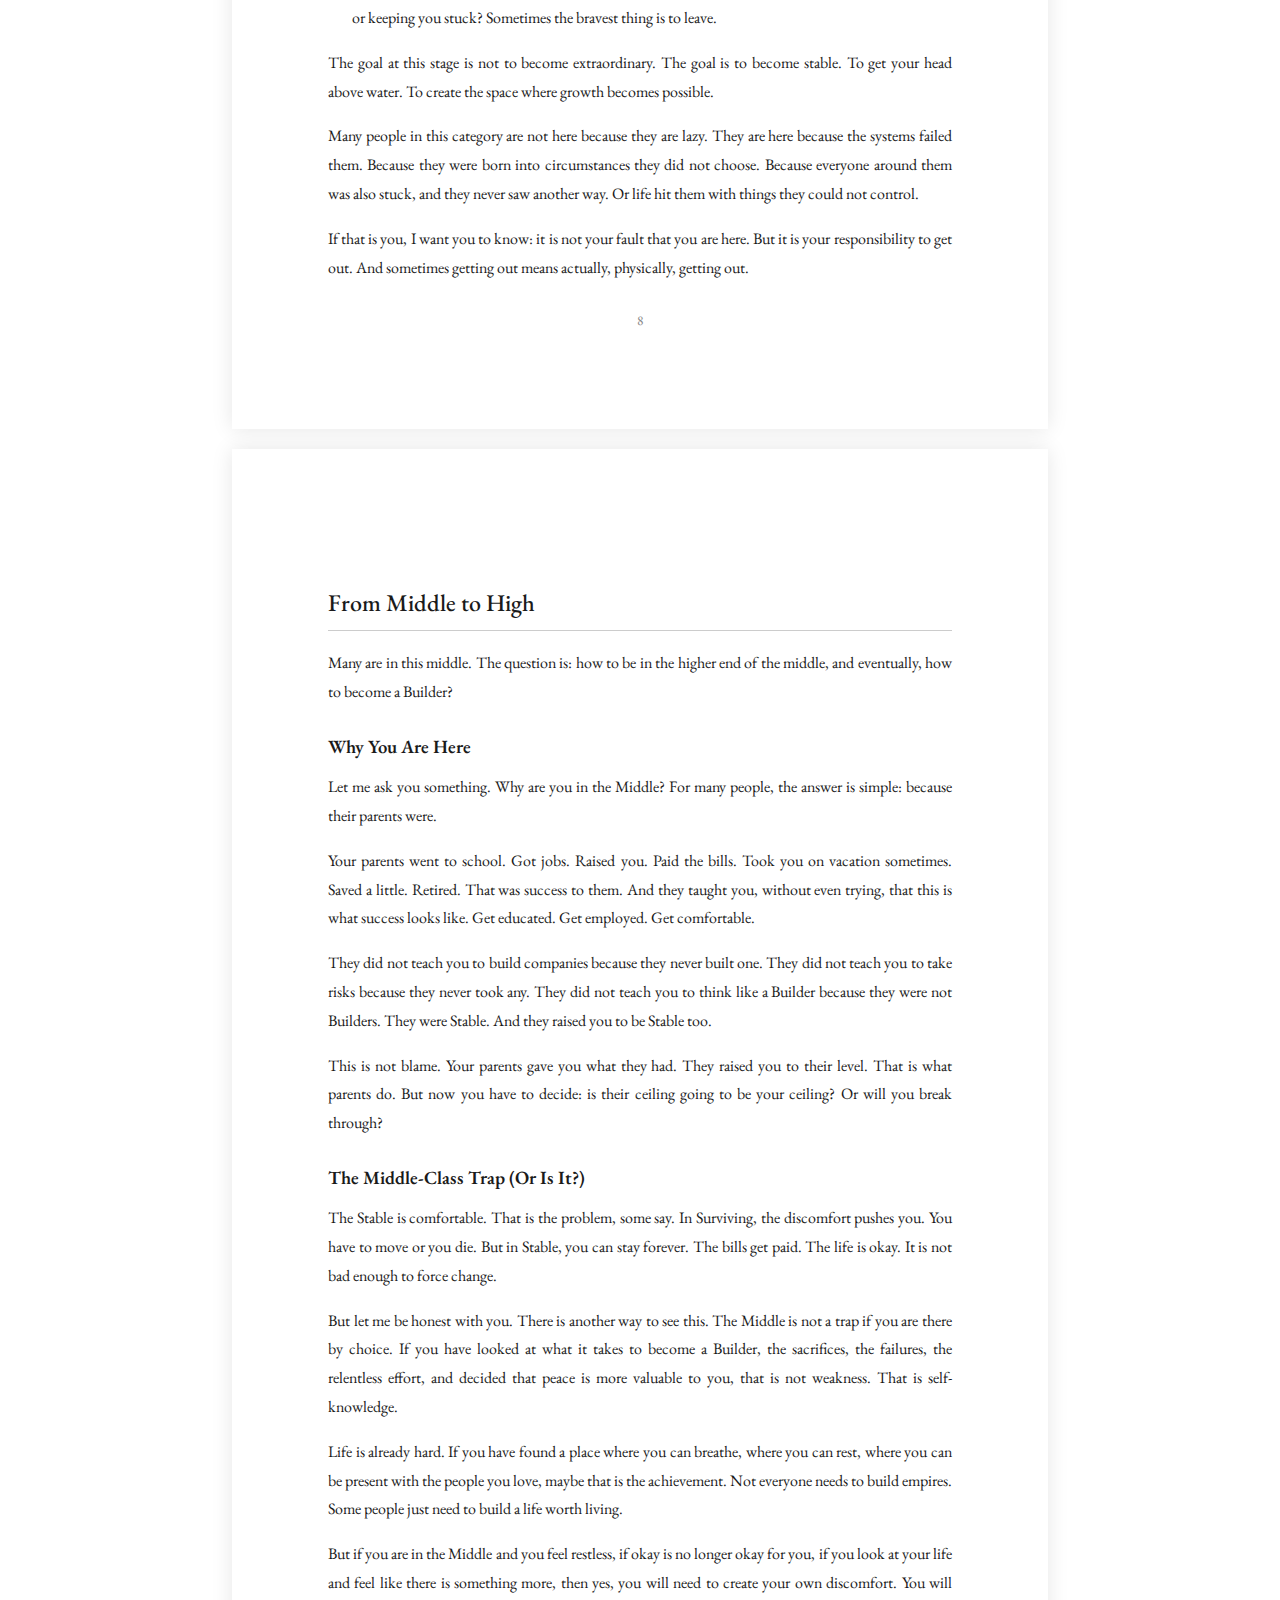
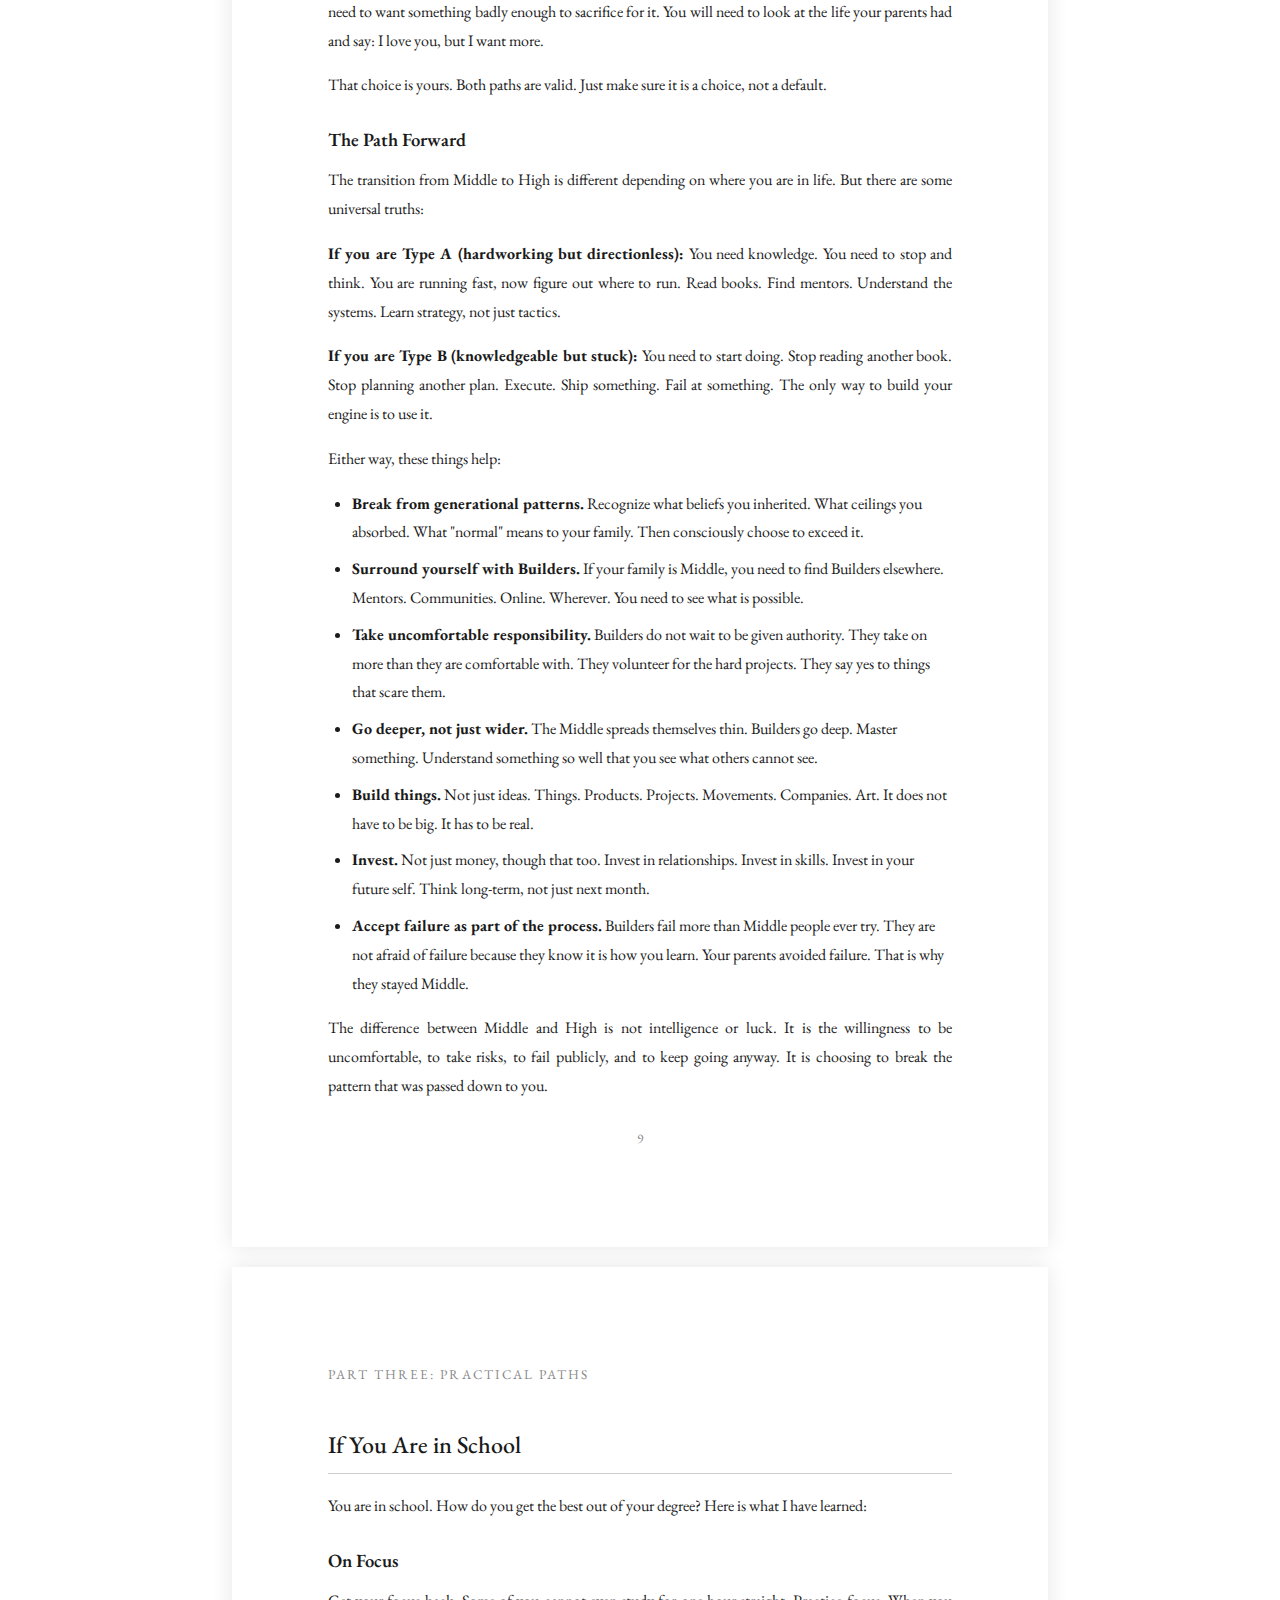
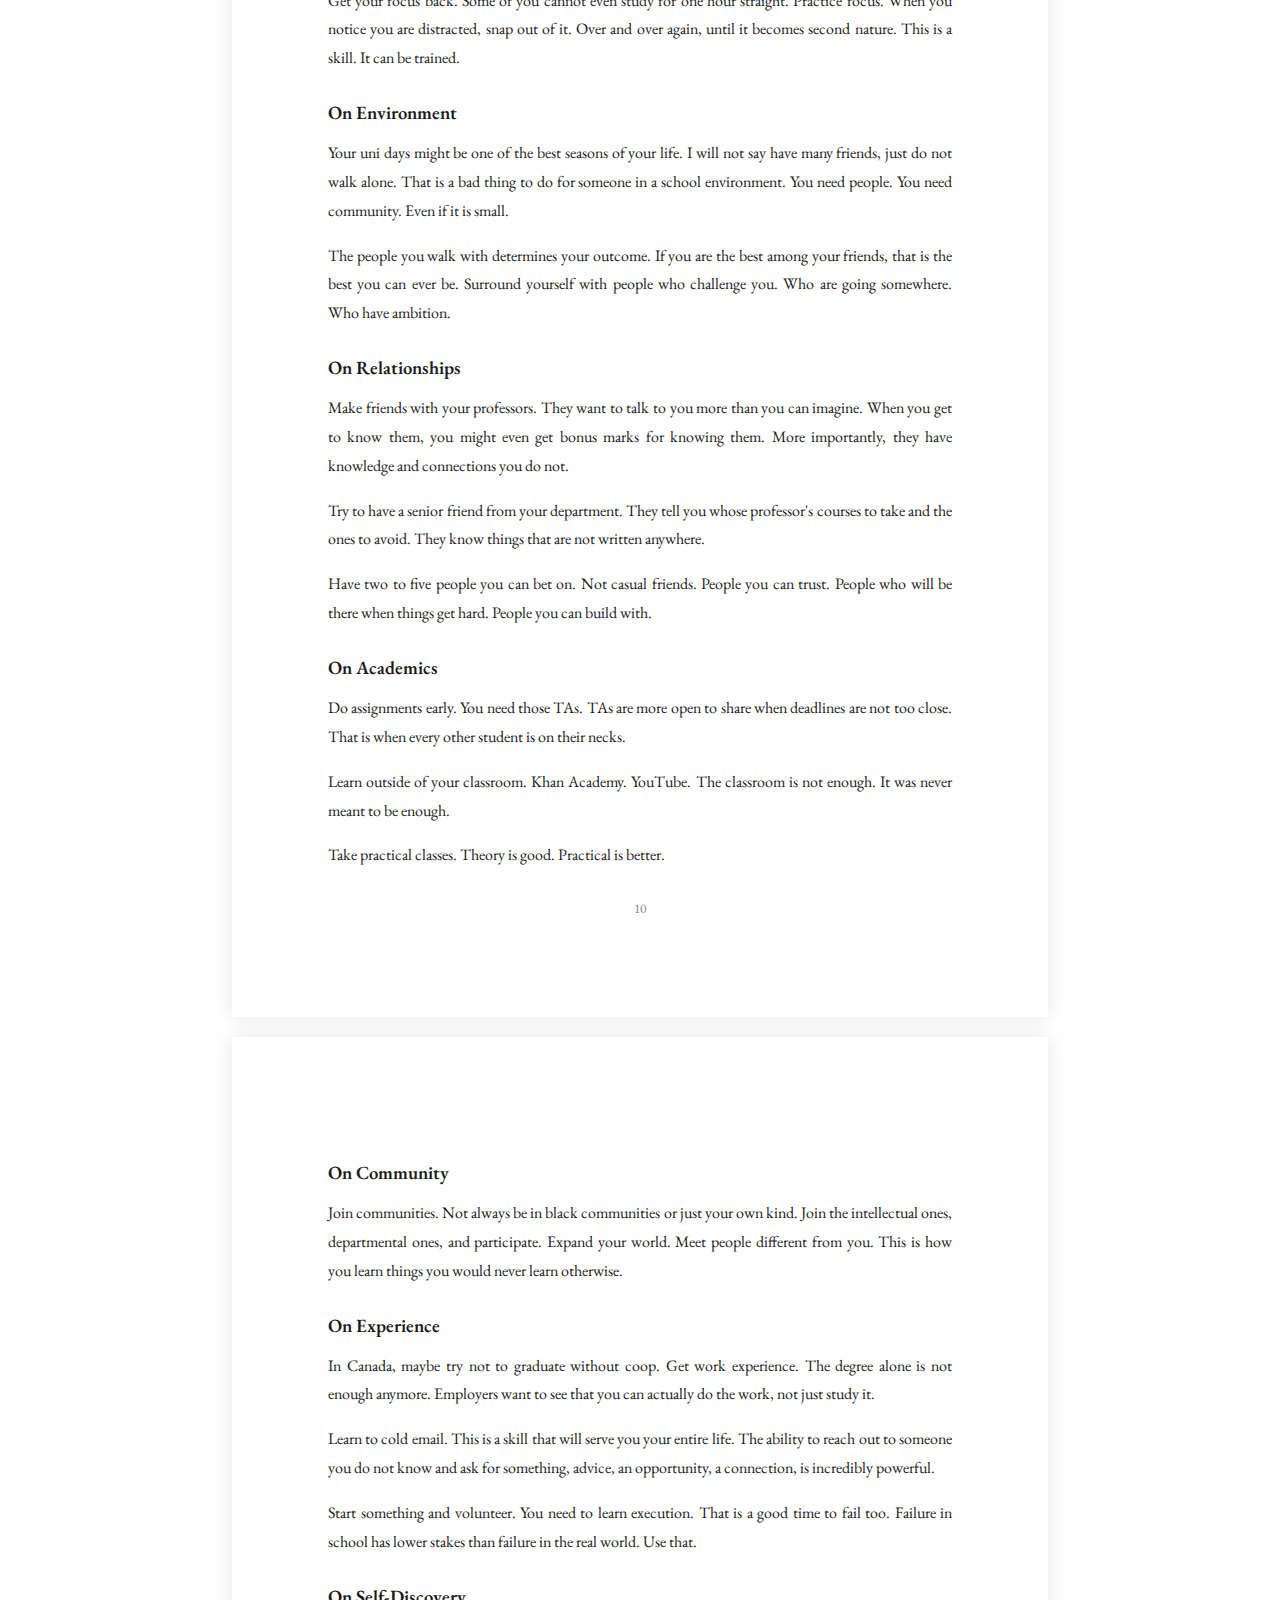
<file: purpose-reset-course.html>
<!DOCTYPE html>
<html lang="en">
<head>
  <meta charset="UTF-8">
  <meta name="viewport" content="width=device-width, initial-scale=1.0">
  <title>The Purpose Reset: A Talk on Resetting Your Life</title>
  <style>
    @import url('https://fonts.googleapis.com/css2?family=EB+Garamond:ital,wght@0,400;0,500;0,600;1,400;1,500&display=swap');
    
    * {
      margin: 0;
      padding: 0;
      box-sizing: border-box;
    }
    
    body {
      font-family: 'EB Garamond', Georgia, serif;
      font-size: 12pt;
      line-height: 1.8;
      color: #1a1a1a;
      background: #fff;
    }
    
    .page {
      width: 8.5in;
      min-height: 11in;
      padding: 1in;
      margin: 0 auto;
      background: white;
      page-break-after: always;
    }
    
    @media print {
      body { background: white; }
      .page { 
        width: 100%; 
        min-height: auto;
        padding: 0.75in;
        margin: 0;
        page-break-after: always;
      }
    }
    
    @media screen {
      .page {
        box-shadow: 0 0 20px rgba(0,0,0,0.1);
        margin: 20px auto;
      }
    }
    
    h1 {
      font-size: 28pt;
      font-weight: 500;
      margin-bottom: 0.5em;
      text-align: center;
    }
    
    h2 {
      font-size: 18pt;
      font-weight: 500;
      margin-top: 1.5em;
      margin-bottom: 0.75em;
      border-bottom: 1px solid #ccc;
      padding-bottom: 0.25em;
    }
    
    h3 {
      font-size: 14pt;
      font-weight: 600;
      margin-top: 1.25em;
      margin-bottom: 0.5em;
    }
    
    p {
      margin-bottom: 1em;
      text-align: justify;
    }
    
    .subtitle {
      text-align: center;
      font-style: italic;
      font-size: 14pt;
      color: #555;
      margin-bottom: 2em;
    }
    
    .author {
      text-align: center;
      margin-top: 3em;
      font-size: 11pt;
    }
    
    .toc {
      margin: 2em 0;
    }
    
    .toc-item {
      display: flex;
      justify-content: space-between;
      padding: 0.3em 0;
      border-bottom: 1px dotted #ccc;
    }
    
    .quote {
      margin: 1.5em 2em;
      padding: 1em;
      border-left: 3px solid #333;
      font-style: italic;
      background: #f9f9f9;
    }
    
    .note {
      margin: 1em 0;
      padding: 1em;
      background: #fff8e8;
      border: 1px solid #e8d8b8;
    }
    
    ul, ol {
      margin-left: 1.5em;
      margin-bottom: 1em;
    }
    
    li {
      margin-bottom: 0.5em;
    }
    
    .diagram-box {
      border: 2px solid #333;
      padding: 1em;
      margin: 1.5em 0;
      text-align: center;
    }
    
    .three-columns {
      display: flex;
      gap: 1em;
      margin: 1.5em 0;
    }
    
    .column {
      flex: 1;
      border: 1px solid #333;
      padding: 1em;
    }
    
    .column h4 {
      text-align: center;
      font-weight: 600;
      margin-bottom: 0.5em;
      padding-bottom: 0.5em;
      border-bottom: 1px solid #333;
    }
    
    .column.high { border-color: #b8860b; }
    .column.high h4 { color: #b8860b; }
    .column.mid { border-color: #2980b9; }
    .column.mid h4 { color: #2980b9; }
    .column.low { border-color: #c0392b; }
    .column.low h4 { color: #c0392b; }
    
    .formula {
      text-align: center;
      font-size: 14pt;
      margin: 1.5em 0;
      padding: 1em;
      background: #f5f5f5;
      border: 1px solid #ddd;
    }
    
    .section-number {
      font-size: 10pt;
      color: #888;
      text-transform: uppercase;
      letter-spacing: 2px;
    }
    
    .page-number {
      text-align: center;
      font-size: 10pt;
      color: #888;
      margin-top: 2em;
    }
    
    hr {
      border: none;
      border-top: 1px solid #ddd;
      margin: 2em 0;
    }
    
    .small {
      font-size: 10pt;
    }
    
    .center {
      text-align: center;
    }
    
    .indent {
      margin-left: 2em;
    }
  </style>
</head>
<body>

<!-- ==================== PAGE 1: COVER ==================== -->
<div class="page">
  <div style="height: 2in;"></div>
  
  <h1>The Purpose Reset</h1>
  <p class="subtitle">A Talk on Resetting Your Life: Personal, Academic, and Career</p>
  
  <div style="height: 1in;"></div>
  
  <p class="center" style="font-size: 14pt;">
    <em>Raw. Real. Practical.</em>
  </p>
  
  <div style="height: 2in;"></div>
  
  <p class="center">
    In my six years of professional and academic life, I have noticed something. There are three types of people in this world. And what separates them is not luck, not background, not even opportunity, though those matter. What separates them is two things: what they know, and what they are willing to do with what they know.
  </p>
  
  <p class="center" style="margin-top: 2em;">
    This talk is about understanding where you are, where you want to be, and how to get there.
  </p>
  
  <div class="author">
    <strong>Precious Kolawole</strong><br>
    2026
  </div>
</div>

<!-- ==================== PAGE 2: TABLE OF CONTENTS ==================== -->
<div class="page">
  <h2>Contents</h2>
  
  <div class="toc">
    <div class="toc-item"><span>Part One: The Framework</span><span>3</span></div>
    <div class="toc-item"><span>&nbsp;&nbsp;&nbsp;The Three Types of People</span><span>3</span></div>
    <div class="toc-item"><span>&nbsp;&nbsp;&nbsp;The Formula: MAP × ENGINE</span><span>5</span></div>
    <div class="toc-item"><span>&nbsp;&nbsp;&nbsp;What Makes Knowledge (The MAP)</span><span>6</span></div>
    <div class="toc-item"><span>&nbsp;&nbsp;&nbsp;What Makes Mindset (The ENGINE)</span><span>7</span></div>
    <div class="toc-item"><span>Part Two: The Transitions</span><span>8</span></div>
    <div class="toc-item"><span>&nbsp;&nbsp;&nbsp;From Low to Middle</span><span>8</span></div>
    <div class="toc-item"><span>&nbsp;&nbsp;&nbsp;From Middle to High</span><span>9</span></div>
    <div class="toc-item"><span>Part Three: Practical Paths</span><span>10</span></div>
    <div class="toc-item"><span>&nbsp;&nbsp;&nbsp;If You Are in School</span><span>10</span></div>
    <div class="toc-item"><span>&nbsp;&nbsp;&nbsp;If You Have a 9-5</span><span>12</span></div>
    <div class="toc-item"><span>&nbsp;&nbsp;&nbsp;If You Want to Build a Brand</span><span>14</span></div>
    <div class="toc-item"><span>&nbsp;&nbsp;&nbsp;If You Have Multiple Interests</span><span>15</span></div>
    <div class="toc-item"><span>&nbsp;&nbsp;&nbsp;If You Want to Start Something</span><span>16</span></div>
    <div class="toc-item"><span>Part Four: For Everyone</span><span>17</span></div>
    <div class="toc-item"><span>&nbsp;&nbsp;&nbsp;On Communication</span><span>17</span></div>
    <div class="toc-item"><span>&nbsp;&nbsp;&nbsp;The Five Pillars</span><span>18</span></div>
    <div class="toc-item"><span>&nbsp;&nbsp;&nbsp;Final Words</span><span>20</span></div>
  </div>
  
  <hr>
  
  <p style="margin-top: 2em;">
    Before we begin, I want you to know something. This is not a motivational talk. I am not here to make you feel good about yourself. I am here to tell you the truth. The way I see it, the way I have lived it, the way I have observed it. Some of it might hurt. Some of it might not apply to you. But all of it is real.
  </p>
  
  <p>
    If you want to reset your purpose, maybe go from low to middle, or middle to high, you need to know what the world requires of you. Not what you think it requires. What it actually requires.
  </p>
</div>

<!-- ==================== PAGE 3: THE THREE TYPES ==================== -->
<div class="page">
  <p class="section-number">Part One: The Framework</p>
  <h2>The Three Types of People</h2>
  
  <p>
    I have been thinking about this for a long time. Why do some people seem to have everything figured out while others are just... surviving? Why do some people build empires while others cannot even build savings? Why do some people wake up excited while others wake up dreading the day?
  </p>
  
  <p>
    And I realized something. It is not about intelligence. I know plenty of intelligent people who are stuck. It is not about hard work alone. I know people who work sixteen hours a day and still cannot get ahead. It is not even about opportunity, though yes, some people have more doors open to them.
  </p>
  
  <p>
    What I realized is this: there are three types of people in life. And what separates them is not one thing, but two things working together.
  </p>
  
  <div class="three-columns">
    <div class="column high">
      <h4>HIGH<br><small>(The Builders)</small></h4>
      <p class="small">High Knowledge × High Mindset</p>
    </div>
    <div class="column mid">
      <h4>MIDDLE<br><small>(The Stable)</small></h4>
      <p class="small">High Knowledge × Low Mindset<br><em>or</em><br>Low Knowledge × High Mindset</p>
    </div>
    <div class="column low">
      <h4>LOW<br><small>(The Surviving)</small></h4>
      <p class="small">Low Knowledge × Low Mindset</p>
    </div>
  </div>
  
  <p>
    Let me explain each one. Not in academic language, but in real talk.
  </p>
  
  <h3>The Builders (High)</h3>
  
  <p>
    These are the creators. The unconventionals. The ones who are not afraid of failing in company, in ideas, in research, in movements, in arts, in products. They put in insane hours of focused effort. They are constantly learning. They have experienced a lot of failures, more than most people will ever attempt.
  </p>
  
  <p>
    They might be specializing in one thing or they might be generalists, but either way, they have a <em>deep</em> understanding of how things work. Economics. Institutions. Networks. They understand the systems of the world, not just the surface of them.
  </p>
  
  <p>
    They have high agency. They take on uncomfortable levels of responsibility. They do not wait for someone to give them permission. And they are active in finances and investing. They understand that money is a tool, not just a reward.
  </p>
  
  <p>
    These are the Aristotles. The Elons. The people who change things.
  </p>
  
  <div class="page-number">3</div>
</div>

<!-- ==================== PAGE 4: THE STABLE AND SURVIVING ==================== -->
<div class="page">
  <h3>The Stable (Middle)</h3>
  
  <p>
    This is where most people are. And there is nothing wrong with being here, if this is what you choose. The problem is when you are here and you think you are somewhere else, or when you want to be somewhere else but do not know how to move.
  </p>
  
  <p>
    The Stable follows the script. High school. University. A job. Maybe some promotions. They do not ask too many questions. They might be insanely knowledgeable. I know people who can tell you everything about history, about science, about philosophy. But they have no strength to press on. No drive to turn that knowledge into something.
  </p>
  
  <p>
    Or they might be the opposite. Super hardworking. Moved from low to middle through pure grit and hustle. But they have zero information. Zero direction. They are running fast, but they do not know where they are running to.
  </p>
  
  <p>
    I call them the autopilots. Some savings. Family. Goes on a walk with the dog every evening. Many friends or few friends. Just... okay.
  </p>
  
  <div class="note">
    <strong>The Two Types of Middle:</strong><br>
    <em>Type A, The Hardworking:</em> Super hardworking, moved from low to mid through effort, but zero direction or information.<br>
    <em>Type B, The Knowledgeable:</em> Insanely knowledgeable, but no strength, drive, or courage to press on.
  </div>
  
  <h3>But Here Is Something Important</h3>
  
  <p>
    Being in the Middle is okay. Let me say that again: being in the Middle is okay.
  </p>
  
  <p>
    Life is already trouble. There is enough stress, enough pressure, enough chaos in just existing. If you have found stability, if you have peace of mind, if you can sleep at night without worrying about tomorrow, that is not failure. That is something many people will never have.
  </p>
  
  <p>
    Not everyone needs to be a Builder. Not everyone needs to change the world. Some people just want to live a good life. Raise their kids. Have dinner with their family. Walk the dog. Watch the sunset. There is nothing wrong with that. In fact, there is something beautiful about it.
  </p>
  
  <p>
    The point of this talk is not to make you feel bad for being in the Middle. The point is to make sure you are there by choice, not by accident. To make sure you know the options. To make sure that if you want more, you know the path. But if you have looked at the path and decided that peace is more valuable than achievement, that is a valid decision. That is wisdom.
  </p>
  
  <p>
    Peace of mind is not something to be ashamed of. It is something to protect.
  </p>
  
  <h3>The Surviving (Low)</h3>
  
  <p>
    This is hard to write about because I have seen it. I have lived near it. Maybe you have too.
  </p>
  
  <p>
    Mostly poor. Life is unstable. Captured by failing systems, or systems that have already failed them. Bills. Family issues. Random jobs. No proper education. No exposure to the things that could help them.
  </p>
  
  <p>
    Underdeveloped mind. Does not read. Does not have the time or energy to read. Just trying to survive each day. Trapped in cycles that feel impossible to break.
  </p>
  
  <p>
    And here is the painful truth: many people stay here not because they are bad people, but because no one showed them another way. No one gave them the map. No one lit the engine.
  </p>
  
  <div class="page-number">4</div>
</div>

<!-- ==================== PAGE 5: THE FORMULA ==================== -->
<div class="page">
  <h2>The Formula: MAP × ENGINE</h2>
  
  <p>
    So what separates these three types? Two things. I call them the MAP and the ENGINE.
  </p>
  
  <div class="formula">
    <strong>KNOWLEDGE</strong> (The MAP) × <strong>MINDSET</strong> (The ENGINE) = <strong>Your Life Outcome</strong>
  </div>
  
  <p>
    Knowledge is the MAP. It tells you where to go. It shows you the paths that exist, the opportunities available, the systems you can use or avoid. Without knowledge, you are walking blind. You might be walking fast, you might be running, but you do not know where you are going.
  </p>
  
  <p>
    Mindset is the ENGINE. It is what moves you. Grit. Consistency. Perseverance. Focus. Discipline. Hard work. Without the engine, you know where to go but you never get there. You read the books but never apply them. You make the plans but never execute them.
  </p>
  
  <p>
    You need both.
  </p>
  
  <p>
    If you have the map but no engine, you are Type B Middle, knowledgeable but stuck. If you have the engine but no map, you are Type A Middle, hardworking but directionless. If you have neither, you are in Surviving. If you have both, you are a Builder.
  </p>
  
  <div class="quote">
    Academic knowledge cannot make wealth for you. A job is a short-term solution to a long-term problem.
  </div>
  
  <p>
    This is why some people with multiple degrees are still struggling. They have knowledge, but it is the wrong kind, or they do not know how to apply it. They learned facts but not systems. They learned theories but not execution.
  </p>
  
  <p>
    And this is why some people who dropped out of school are doing better than PhDs. They might not have academic knowledge, but they have the knowledge that matters: self-knowledge, world knowledge, system knowledge. And they have the mindset to use it.
  </p>
  
  <p>
    I am not saying do not go to school. I am saying understand what school is for and what it is not for. School gives you some knowledge and some credentials. It does not give you everything. The rest, you have to find yourself.
  </p>
  
  <div class="page-number">5</div>
</div>

<!-- ==================== PAGE 6: WHAT MAKES KNOWLEDGE ==================== -->
<div class="page">
  <h2>What Makes Knowledge (The MAP)</h2>
  
  <p>
    When I say knowledge, I do not just mean book knowledge. I mean the information that actually helps you navigate life. There are four types:
  </p>
  
  <h3>1. Your Truth</h3>
  <p>
    Purpose. Character. Work. Relationships. This is knowing yourself at the deepest level. What do you actually want? Not what your parents want. Not what society says you should want. What do <em>you</em> want? What kind of person do you want to be? What kind of work makes you come alive? What kind of relationships do you need?
  </p>
  
  <h3>2. Self Knowledge</h3>
  <p>
    Gifts. Weaknesses. Passions. Limits. Seasons. This is different from your truth. This is knowing what you are good at and what you are not. Knowing your passions, but also knowing when those passions change. Knowing your limits, and knowing when to push past them and when to respect them. Knowing that you have seasons: times of growth, times of rest, times of change.
  </p>
  
  <h3>3. World & Systems</h3>
  <p>
    Career. School. Money. Opportunities. Technology. This is understanding how the world works. Not how it should work. How it actually works. How do you get a job? How does money really work? What opportunities exist that you do not know about? What systems can you use? What systems are using you?
  </p>
  
  <h3>4. Skills</h3>
  <p>
    How to study. How to write a CV. How to design. How to lead. How to communicate. How to manage time. These are the practical abilities that let you execute on everything else. You can have all the knowledge in the world, but if you cannot communicate it, it is useless. If you cannot manage your time, you will never build anything.
  </p>
  
  <hr>
  
  <p>
    Most people are missing at least one of these. They know themselves but do not understand the world. They understand the world but do not know themselves. They have skills but no direction. They have direction but no skills.
  </p>
  
  <p>
    The Builders have all four. Not perfectly. Nobody has perfect knowledge. But enough to move forward effectively.
  </p>
  
  <div class="page-number">6</div>
</div>

<!-- ==================== PAGE 7: WHAT MAKES MINDSET ==================== -->
<div class="page">
  <h2>What Makes Mindset (The ENGINE)</h2>
  
  <p>
    Mindset is not just "thinking positive." That is too simple. Mindset is what keeps you going when things get hard. It is what makes you show up on the days you do not feel like it. It is the engine that turns knowledge into action.
  </p>
  
  <h3>Consistency</h3>
  <p>
    Showing up every single day. Not just when you feel inspired. Not just when it is easy. Every day. This is the foundation of everything else.
  </p>
  
  <h3>Grit & Tenacity</h3>
  <p>
    Refusing to give up when it gets hard. And it will get hard. If you are doing anything worthwhile, there will be moments when you want to quit. Grit is what keeps you in the game.
  </p>
  
  <h3>Perseverance</h3>
  <p>
    Pushing through failures and setbacks. Not just surviving them, but learning from them and coming back stronger. Every successful person has failed more times than unsuccessful people have tried.
  </p>
  
  <h3>Focus & Discipline</h3>
  <p>
    Staying on the path. Ignoring distractions. In a world designed to steal your attention, focus is a superpower. Discipline is doing what needs to be done even when you do not feel like doing it.
  </p>
  
  <h3>Hard Work</h3>
  <p>
    Putting in the hours. Especially when you do not feel like it. There is no shortcut to this. If you want to be insanely great like Aristotle or Elon, you cannot be doing the bare minimum. There is an effort required. Insane effort at it.
  </p>
  
  <div class="quote">
    The single greatest skill you can develop is the ability to stay in a great mood in the absence of things to be in a great mood about.
  </div>
  
  <p>
    I think about this all the time. Life is not always good. Things do not always go your way. But if you can maintain your energy, your drive, your positivity even when circumstances are against you, that is when you become unstoppable.
  </p>
  
  <div class="page-number">7</div>
</div>

<!-- ==================== PAGE 8: FROM LOW TO MIDDLE ==================== -->
<div class="page">
  <p class="section-number">Part Two: The Transitions</p>
  <h2>From Low to Middle</h2>
  
  <p>
    If you are in the Surviving category, the first goal is to get to Middle. Not to skip to High, that is not realistic. Just get to stable ground first.
  </p>
  
  <h3>The Truth About Family</h3>
  
  <p>
    Let me say something that might be uncomfortable. If you were born into a poor background, if everyone around you is mediocre, you naturally grow up to be mediocre. That is not an insult. That is just how it works. We become what we see. We absorb the beliefs of the people who raised us. We inherit their ceilings.
  </p>
  
  <p>
    Your parents did not dream of you becoming extraordinary. They dreamed of you surviving. Maybe getting a stable job. Maybe not struggling the way they struggled. Their dreams for you were shaped by their own limitations. And you absorbed those dreams without realizing it.
  </p>
  
  <p>
    The conversations at your dinner table were not about investments, or building companies, or changing the world. They were about bills. About making it to the next month. About who in the neighborhood got a job, or lost one. That becomes your normal. That becomes what you think life is.
  </p>
  
  <h3>Sometimes You Have to Leave</h3>
  
  <p>
    Here is something nobody wants to say: leaving Low to Middle might mean changing location. Physically leaving. Not because your family is bad. Not because your neighborhood is worthless. But because the environment keeps you stuck.
  </p>
  
  <p>
    When everyone around you is in survival mode, survival becomes the only thing you can see. When nobody around you has built anything, building seems impossible. When mediocrity is normal, excellence feels like arrogance.
  </p>
  
  <p>
    Sometimes you need to put yourself in a new environment. A new city. A new school. A new community. Somewhere where the baseline is higher. Where what seemed impossible is just... normal. Where people expect more from themselves and from you.
  </p>
  
  <p>
    This is hard. Leaving feels like betrayal sometimes. Your family might not understand. Your old friends might resent you. But staying in an environment that keeps you small is not loyalty. It is slow death.
  </p>
  
  <h3>The Practical Steps</h3>
  
  <p>
    This transition requires building the basics:
  </p>
  
  <ul>
    <li><strong>Get basic systems in place.</strong> A routine. A stable income, even if small. A place to live. These are not dreams, these are foundations. You cannot build a house on sand.</li>
    <li><strong>Start learning.</strong> Read. If you cannot read, listen. If you cannot listen, watch. There is more free information available now than at any point in human history. Khan Academy. YouTube. Libraries. Use them.</li>
    <li><strong>Find one person who is where you want to be.</strong> Not a celebrity. Not someone unreachable. Someone you can actually talk to. Learn from them. Ask them questions. Model their behavior. This person shows you what is possible.</li>
    <li><strong>Break one cycle.</strong> Just one. Maybe it is spending. Maybe it is a toxic relationship. Maybe it is a habit. Maybe it is a belief you inherited. You do not have to fix everything at once. Break one thing that is holding you back.</li>
    <li><strong>Build one skill that can make you money.</strong> Not a degree. A skill. Something practical. Something someone will pay for. This is your foundation for everything else.</li>
    <li><strong>Consider your environment.</strong> Look around you honestly. Is this environment helping you grow or keeping you stuck? Sometimes the bravest thing is to leave.</li>
  </ul>
  
  <p>
    The goal at this stage is not to become extraordinary. The goal is to become stable. To get your head above water. To create the space where growth becomes possible.
  </p>
  
  <p>
    Many people in this category are not here because they are lazy. They are here because the systems failed them. Because they were born into circumstances they did not choose. Because everyone around them was also stuck, and they never saw another way. Or life hit them with things they could not control.
  </p>
  
  <p>
    If that is you, I want you to know: it is not your fault that you are here. But it is your responsibility to get out. And sometimes getting out means actually, physically, getting out.
  </p>
  
  <div class="page-number">8</div>
</div>

<!-- ==================== PAGE 9: FROM MIDDLE TO HIGH ==================== -->
<div class="page">
  <h2>From Middle to High</h2>
  
  <p>
    Many are in this middle. The question is: how to be in the higher end of the middle, and eventually, how to become a Builder?
  </p>
  
  <h3>Why You Are Here</h3>
  
  <p>
    Let me ask you something. Why are you in the Middle? For many people, the answer is simple: because their parents were.
  </p>
  
  <p>
    Your parents went to school. Got jobs. Raised you. Paid the bills. Took you on vacation sometimes. Saved a little. Retired. That was success to them. And they taught you, without even trying, that this is what success looks like. Get educated. Get employed. Get comfortable.
  </p>
  
  <p>
    They did not teach you to build companies because they never built one. They did not teach you to take risks because they never took any. They did not teach you to think like a Builder because they were not Builders. They were Stable. And they raised you to be Stable too.
  </p>
  
  <p>
    This is not blame. Your parents gave you what they had. They raised you to their level. That is what parents do. But now you have to decide: is their ceiling going to be your ceiling? Or will you break through?
  </p>
  
  <h3>The Middle-Class Trap (Or Is It?)</h3>
  
  <p>
    The Stable is comfortable. That is the problem, some say. In Surviving, the discomfort pushes you. You have to move or you die. But in Stable, you can stay forever. The bills get paid. The life is okay. It is not bad enough to force change.
  </p>
  
  <p>
    But let me be honest with you. There is another way to see this. The Middle is not a trap if you are there by choice. If you have looked at what it takes to become a Builder, the sacrifices, the failures, the relentless effort, and decided that peace is more valuable to you, that is not weakness. That is self-knowledge.
  </p>
  
  <p>
    Life is already hard. If you have found a place where you can breathe, where you can rest, where you can be present with the people you love, maybe that is the achievement. Not everyone needs to build empires. Some people just need to build a life worth living.
  </p>
  
  <p>
    But if you are in the Middle and you feel restless, if okay is no longer okay for you, if you look at your life and feel like there is something more, then yes, you will need to create your own discomfort. You will need to want something badly enough to sacrifice for it. You will need to look at the life your parents had and say: I love you, but I want more.
  </p>
  
  <p>
    That choice is yours. Both paths are valid. Just make sure it is a choice, not a default.
  </p>
  
  <h3>The Path Forward</h3>
  
  <p>
    The transition from Middle to High is different depending on where you are in life. But there are some universal truths:
  </p>
  
  <p>
    <strong>If you are Type A (hardworking but directionless):</strong> You need knowledge. You need to stop and think. You are running fast, now figure out where to run. Read books. Find mentors. Understand the systems. Learn strategy, not just tactics.
  </p>
  
  <p>
    <strong>If you are Type B (knowledgeable but stuck):</strong> You need to start doing. Stop reading another book. Stop planning another plan. Execute. Ship something. Fail at something. The only way to build your engine is to use it.
  </p>
  
  <p>
    Either way, these things help:
  </p>
  
  <ul>
    <li><strong>Break from generational patterns.</strong> Recognize what beliefs you inherited. What ceilings you absorbed. What "normal" means to your family. Then consciously choose to exceed it.</li>
    <li><strong>Surround yourself with Builders.</strong> If your family is Middle, you need to find Builders elsewhere. Mentors. Communities. Online. Wherever. You need to see what is possible.</li>
    <li><strong>Take uncomfortable responsibility.</strong> Builders do not wait to be given authority. They take on more than they are comfortable with. They volunteer for the hard projects. They say yes to things that scare them.</li>
    <li><strong>Go deeper, not just wider.</strong> The Middle spreads themselves thin. Builders go deep. Master something. Understand something so well that you see what others cannot see.</li>
    <li><strong>Build things.</strong> Not just ideas. Things. Products. Projects. Movements. Companies. Art. It does not have to be big. It has to be real.</li>
    <li><strong>Invest.</strong> Not just money, though that too. Invest in relationships. Invest in skills. Invest in your future self. Think long-term, not just next month.</li>
    <li><strong>Accept failure as part of the process.</strong> Builders fail more than Middle people ever try. They are not afraid of failure because they know it is how you learn. Your parents avoided failure. That is why they stayed Middle.</li>
  </ul>
  
  <p>
    The difference between Middle and High is not intelligence or luck. It is the willingness to be uncomfortable, to take risks, to fail publicly, and to keep going anyway. It is choosing to break the pattern that was passed down to you.
  </p>
  
  <div class="page-number">9</div>
</div>

<!-- ==================== PAGE 10: IF YOU ARE IN SCHOOL ==================== -->
<div class="page">
  <p class="section-number">Part Three: Practical Paths</p>
  <h2>If You Are in School</h2>
  
  <p>
    You are in school. How do you get the best out of your degree? Here is what I have learned:
  </p>
  
  <h3>On Focus</h3>
  <p>
    Get your focus back. Some of you cannot even study for one hour straight. Practice focus. When you notice you are distracted, snap out of it. Over and over again, until it becomes second nature. This is a skill. It can be trained.
  </p>
  
  <h3>On Environment</h3>
  <p>
    Your uni days might be one of the best seasons of your life. I will not say have many friends, just do not walk alone. That is a bad thing to do for someone in a school environment. You need people. You need community. Even if it is small.
  </p>
  
  <p>
    The people you walk with determines your outcome. If you are the best among your friends, that is the best you can ever be. Surround yourself with people who challenge you. Who are going somewhere. Who have ambition.
  </p>
  
  <h3>On Relationships</h3>
  <p>
    Make friends with your professors. They want to talk to you more than you can imagine. When you get to know them, you might even get bonus marks for knowing them. More importantly, they have knowledge and connections you do not.
  </p>
  
  <p>
    Try to have a senior friend from your department. They tell you whose professor's courses to take and the ones to avoid. They know things that are not written anywhere.
  </p>
  
  <p>
    Have two to five people you can bet on. Not casual friends. People you can trust. People who will be there when things get hard. People you can build with.
  </p>
  
  <h3>On Academics</h3>
  <p>
    Do assignments early. You need those TAs. TAs are more open to share when deadlines are not too close. That is when every other student is on their necks.
  </p>
  
  <p>
    Learn outside of your classroom. Khan Academy. YouTube. The classroom is not enough. It was never meant to be enough.
  </p>
  
  <p>
    Take practical classes. Theory is good. Practical is better.
  </p>
  
  <div class="page-number">10</div>
</div>

<!-- ==================== PAGE 11: IF YOU ARE IN SCHOOL (CONTINUED) ==================== -->
<div class="page">
  <h3>On Community</h3>
  <p>
    Join communities. Not always be in black communities or just your own kind. Join the intellectual ones, departmental ones, and participate. Expand your world. Meet people different from you. This is how you learn things you would never learn otherwise.
  </p>
  
  <h3>On Experience</h3>
  <p>
    In Canada, maybe try not to graduate without coop. Get work experience. The degree alone is not enough anymore. Employers want to see that you can actually do the work, not just study it.
  </p>
  
  <p>
    Learn to cold email. This is a skill that will serve you your entire life. The ability to reach out to someone you do not know and ask for something, advice, an opportunity, a connection, is incredibly powerful.
  </p>
  
  <p>
    Start something and volunteer. You need to learn execution. That is a good time to fail too. Failure in school has lower stakes than failure in the real world. Use that.
  </p>
  
  <h3>On Self-Discovery</h3>
  <p>
    Feel like you are not connected to your program? Is it too late to switch? If yes, learn outside of your degree. Start now. Do not wait until you graduate to realize you need different skills.
  </p>
  
  <p>
    Take breaks. That is the most free time of your life. Figure out what you are good at and bad at. Experiment. Try things. The things you discover about yourself now will guide you for decades.
  </p>
  
  <p>
    Find a professor who you think can help your life. Not just your grades. Your life. Someone who sees something in you. Someone who can open doors.
  </p>
  
  <h3>On Gratitude</h3>
  <p>
    Be grateful. You are in school. Many people would give anything to be where you are. Do not waste it complaining. Use it.
  </p>
  
  <div class="page-number">11</div>
</div>

<!-- ==================== PAGE 12: IF YOU HAVE A 9-5 ==================== -->
<div class="page">
  <h2>If You Have a 9-5</h2>
  
  <p>
    You have a job. How do you manage yourself in the corporate world? How do you not just survive but actually grow?
  </p>
  
  <h3>On Visibility</h3>
  <p>
    If you are remote, you might need to work loudly. Make your work visible. Document what you do. Share your progress. In an office, people see you working. Remote, they only see your output, so make sure they see it.
  </p>
  
  <h3>On Presence</h3>
  <p>
    Enjoy the present. Do not be over fixated on the future. Yes, plan. Yes, have goals. But do not spend your entire job thinking about the next job. There is value in where you are now. Extract it.
  </p>
  
  <h3>On Relationships</h3>
  <p>
    Try to be a team player. Be empathetic to people. Help when you know the answer. Your reputation is built in small moments. Every interaction is either depositing or withdrawing from your relationship bank.
  </p>
  
  <p>
    If you struggle with connecting to coworkers, you might need extra push to speak more. Otherwise be anchored in your truth. Not everyone needs to be your friend. But you do need to be able to work with people.
  </p>
  
  <h3>On Mastery</h3>
  <p>
    Develop mastery. This leads to confidence. Do not speak just to speak. Be someone of substance. Know your stuff deeply. When you speak, let it matter.
  </p>
  
  <h3>On Politics</h3>
  <p>
    Do not play games. Do not be fake. But also, know who has the power to promote you and align your values with theirs. This is not manipulation. This is understanding the system you are in.
  </p>
  
  <div class="page-number">12</div>
</div>

<!-- ==================== PAGE 13: IF YOU HAVE A 9-5 (CONTINUED) ==================== -->
<div class="page">
  <h3>On Promotion</h3>
  <p>
    Keep a brag document for those reviews. Write down your accomplishments. Your wins. The problems you solved. When review time comes, you will not remember everything. The document will.
  </p>
  
  <h3>On Security</h3>
  <p>
    You might get laid off at some point. Always plan for the unexpected. Do not be afraid to build something on the side. A skill. A project. A network. A side business. Something that is yours.
  </p>
  
  <div class="quote">
    A job is a short-term solution to a long-term problem.
  </div>
  
  <p>
    I want you to sit with that. Your job is exchanging your time for money. That is okay, we all need money. But do not confuse it with security. Do not confuse it with your purpose. Do not confuse it with building wealth.
  </p>
  
  <p>
    Use your job. Learn from it. Take the skills. Take the connections. Take the money. But do not let it be the only thing you have.
  </p>
  
  <p>
    The people who get stuck in Middle often get stuck because they optimized for their job instead of optimizing for their life. They climbed a ladder only to realize it was leaning against the wrong wall.
  </p>
  
  <p>
    Be intentional. Know why you are at this job. Know what you are getting from it. Know when it is time to move on.
  </p>
  
  <div class="page-number">13</div>
</div>

<!-- ==================== PAGE 14: BUILDING A BRAND ==================== -->
<div class="page">
  <h2>If You Want to Build a Brand</h2>
  
  <p>
    This is a journey. Not birthed out of rash desire to make money or be influential. Think about the journey like this:
  </p>
  
  <h3>The Flow</h3>
  <p>
    <strong>Goal</strong> (what do you want out of life?) → <strong>Brand</strong> (what are you helping people achieve?)
  </p>
  <p>
    <strong>Knowledge</strong> (what are you learning along the way?) → <strong>Content</strong> (what is useful for them to know?)
  </p>
  <p>
    <strong>Process</strong> (how did you reach a desirable goal?) → <strong>Product</strong> (how can you help them reach it faster?)
  </p>
  
  <p>
    Notice the pattern. It starts with you: your goal, your knowledge, your process. Then it flows outward to others: your brand, your content, your product. You cannot give what you do not have. Build yourself first.
  </p>
  
  <h3>The Practical</h3>
  <p>
    You need a website. Do not pick complicated domain names. Mine is complicated, do not do what I did. Find services like Wix, Squarespace. Get someone to do it for you if you need to. If you know a bit about coding, use GitHub.io. Free hosting.
  </p>
  
  <p>
    LinkedIn is just important. Period. I do not care if you think it is cringy. It is where professional opportunities happen. Use it.
  </p>
  
  <p>
    Resume building: always keep it updated. You never know when an opportunity will come. Do not scramble to update your resume when you need it. Keep it ready.
  </p>
  
  <p>
    Building a brand is not about becoming famous. It is about becoming known for something. It is about having a reputation that opens doors before you even knock. It is about creating value that speaks for you when you are not in the room.
  </p>
  
  <div class="page-number">14</div>
</div>

<!-- ==================== PAGE 15: MULTIPLE INTERESTS ==================== -->
<div class="page">
  <h2>If You Have Multiple Interests</h2>
  
  <p>
    You have multiple interests, but you do not even know what to do. I hear this a lot. Here is what I think:
  </p>
  
  <h3>The Traps</h3>
  <p>
    Do not be stuck in tutorial hell. You know what I mean. Watching course after course, reading book after book, but never actually doing anything. Learning feels productive, but if it never becomes action, it is just entertainment.
  </p>
  
  <p>
    Check yourself well. Sometimes you do not have multiple interests, you have multiple distractions. Sometimes the honest thing is to just dust your CV and go find one job. Not everyone is meant to be a polymath. That is okay.
  </p>
  
  <p>
    Indulging in short-lived pleasures is usually not interest. It might be laziness. Interest sustains. Interest pulls you back even when it is hard. If you only like something when it is easy, that is not interest.
  </p>
  
  <h3>The Opportunity</h3>
  <p>
    You are lucky to have multiple interests. Those who spend their life performing a few simple operations become stupid and ignorant. Your breadth is an asset, not a liability.
  </p>
  
  <p>
    Multiple interests sometimes is advantageous and can get you to THE BUILDER lane. Because you get to see what others are missing. You connect dots that specialists cannot connect. This can become a product. A business. A unique contribution.
  </p>
  
  <h3>The Solution</h3>
  <p>
    You need a vessel. Something to channel all your interests into meaningful work. A project. A business. A creation. Something that can hold your many threads and weave them into something whole.
  </p>
  
  <p>
    Self education: direct your own learning. Since it is not the traditional education, you have to be intentional. Let your self interest motivate self education, and self education enable self sufficiency.
  </p>
  
  <p>
    Start from somewhere. Do not over plan. Take a step even if you do not feel comfortable. Shut your brain off and do what needs to be done. To build in this century, you might need to create.
  </p>
  
  <div class="page-number">15</div>
</div>

<!-- ==================== PAGE 16: STARTING SOMETHING ==================== -->
<div class="page">
  <h2>If You Want to Start Something</h2>
  
  <p>
    Starting a company. A startup. A project. A movement. Here is what I know:
  </p>
  
  <h3>First</h3>
  <p>
    Make sure to get an experience. Work somewhere first. Understand how businesses operate. How money flows. How decisions get made. How teams work. You will make fewer mistakes when you start your own thing.
  </p>
  
  <p>
    I know there are stories of people who dropped out and built billion-dollar companies. Those are the exceptions. For most people, some experience helps. It gives you pattern recognition. It gives you a network. It gives you skills.
  </p>
  
  <h3>The Approach</h3>
  <p>
    Start with a problem. Not a solution. Not a technology. A problem. Something that bothers you. Something that bothers others.
  </p>
  
  <p>
    Then amplify it. Show how this problem leads to a negative outcome. Make people feel it. Make them understand why it matters.
  </p>
  
  <p>
    Then, and only then, offer the solution. This is true for pitching. For selling. For communicating. Problem → Amplify → Solution.
  </p>
  
  <h3>The Reality</h3>
  <p>
    Your multiple interests can become your edge. You see gaps others miss. You connect things others cannot connect. Use that.
  </p>
  
  <p>
    But also be honest with yourself. Not every idea is good. Not every problem needs solving. Not every solution will work. Test things. Get feedback. Be willing to pivot or quit.
  </p>
  
  <p>
    The Builders are not successful because every idea worked. They are successful because they kept going through the failures until something did.
  </p>
  
  <div class="page-number">16</div>
</div>

<!-- ==================== PAGE 17: ON COMMUNICATION ==================== -->
<div class="page">
  <p class="section-number">Part Four: For Everyone</p>
  <h2>On Communication</h2>
  
  <p>
    This applies to everyone. Regardless of where you are on the map.
  </p>
  
  <div class="quote">
    If you cannot speak, write.<br>
    If you cannot write, speak.<br>
    If you can do the two, the better you are.
  </div>
  
  <p>
    Communication is how knowledge spreads. It is how relationships form. It is how opportunities come to you. If you cannot communicate your ideas, they die with you.
  </p>
  
  <h3>How to Speak</h3>
  <p>
    Learn. If you do not know what to learn, practice writing. It teaches you how to think, how to learn. In writing, be expressive. Never care about grammar or how clever you sound the first times.
  </p>
  
  <p>
    You might get intimidated if there is a more outspoken person in the room. That is okay. You may need to push yourself several times. Do it. You gain confidence by telling yourself you can do something and actually doing it.
  </p>
  
  <p>
    The structure: Start with the problem. Amplify how it leads to a negative outcome. Then offer the solution. This works for speeches, for meetings, for conversations. Problem → Amplify → Solution.
  </p>
  
  <h3>How to Write</h3>
  <p>
    Writing starts with reading. If you have a topic, you might want to find similar articles online, read what the authors have said, close their work, without the thought of plagiarism, express what you have just read in your own words.
  </p>
  
  <p>
    Writing is an expression. Do not hold back. Think freely, never care about the smartness in the writing while you are at it. You can edit later. Just pour it out.
  </p>
  
  <p>
    Writing is the best way to get good at writing. Same as speaking. There is no shortcut. You just have to do it. A lot. Badly at first. Then better. Then well.
  </p>
  
  <div class="page-number">17</div>
</div>

<!-- ==================== PAGE 18: THE FIVE PILLARS ==================== -->
<div class="page">
  <h2>The Five Pillars</h2>
  
  <p>
    I read an article called "A Forty Year Career" by Will Larson. It changed how I think about work. He talks about approaching your career not as a series of sprints to IPOs or exits, but as a forty-year journey. And in that journey, there are five things to focus on: Pace, People, Prestige, Profit, and Learning.
  </p>
  
  <p>
    I want to share these with you because they apply to everyone, whether you are in school, at a job, building something, or figuring things out.
  </p>
  
  <h3>Pace</h3>
  <p>
    The biggest barrier to a long career is burnout. You have to manage your pace. This is not about working less. It is about working sustainably. What pace can you maintain for years, not just weeks? If work anxiety is a constant companion, something needs to change.
  </p>
  
  <h3>People</h3>
  <p>
    Your coworkers, your classmates, your collaborators, these relationships compound over time. They will be the ones who refer you to jobs, who tell you about opportunities, who invest in your ideas. Build your network deliberately. Every relationship is an investment.
  </p>
  
  <h3>Prestige</h3>
  <p>
    We like to pretend prestige does not matter. It does. Companies recruit from certain schools and companies. Opportunities flow to people with certain reputations. The good news is that prestige can be built. Through good work. Through writing. Through speaking. Through contributing. Each bit makes the next bit easier.
  </p>
  
  <h3>Profit</h3>
  <p>
    Financial security gives you options. It lets you take risks. It lets you say no to bad opportunities. It lets you wait for the right thing instead of grabbing the first thing. Save. Invest. Think long-term. Financial security is a prerequisite to owning your pace and learning.
  </p>
  
  <h3>Learning</h3>
  <p>
    Keep learning. Deep and broad. Each year, pick something new, something that makes you uncomfortable, and do it. Maintain the habit of growth. The best investment is always in yourself.
  </p>
  
  <div class="page-number">18</div>
</div>

<!-- ==================== PAGE 19: MORE FOR EVERYONE ==================== -->
<div class="page">
  <h2>More Things for Everyone</h2>
  
  <h3>On AI</h3>
  <p>
    For your own learning, try and use as little AI as possible. Or train yourself to use AI for learning, not for doing the work entirely. The goal is to build your own understanding, not to outsource your thinking.
  </p>
  
  <p>
    AI is a tool. Like any tool, it can help you or it can make you dependent. Use it wisely. Let it accelerate you, not replace you.
  </p>
  
  <h3>On LinkedIn</h3>
  <p>
    LinkedIn is just important. I know some people think it is cringe. I know some people avoid it. But opportunities happen there. Recruiters look there. Connections form there. Have a profile. Keep it updated. Use it.
  </p>
  
  <h3>On Resumes</h3>
  <p>
    Resume building: keep it ready. You never know when you will need it. An opportunity can come tomorrow. A connection might ask for it today. Do not be caught unprepared.
  </p>
  
  <h3>On Patience</h3>
  <p>
    This is a journey, not a sprint. Some things take years. Some things take decades. The Builders did not become Builders overnight. They compounded. Small gains, over long periods, lead to extraordinary results.
  </p>
  
  <h3>On Honesty</h3>
  <p>
    Be honest with yourself. About where you are. About what you want. About what you are willing to do. Self-deception is comfortable but it keeps you stuck. The truth might hurt but it sets you free to actually move.
  </p>
  
  <div class="page-number">19</div>
</div>

<!-- ==================== PAGE 20: FINAL WORDS ==================== -->
<div class="page">
  <h2>Final Words</h2>
  
  <p>
    I have shared everything I know. Or at least, everything I know right now. In six years, I will probably know more. I will probably see things differently. That is okay. That is growth.
  </p>
  
  <p>
    But here is what I believe will remain true:
  </p>
  
  <p>
    <strong>Knowledge shows you where to go. Mindset gets you there. You need both.</strong>
  </p>
  
  <p>
    If you are in Surviving, get to Stable. Build the basics. Find the information. Develop the discipline. Break one cycle. Then another.
  </p>
  
  <p>
    If you are in Stable, decide if you want to stay or move. There is no shame in staying, if that is your choice. But if you want to become a Builder, you have to be willing to be uncomfortable. To take risks. To fail. To keep going.
  </p>
  
  <p>
    If you are already a Builder, keep building. Mentor others. Open doors. The world needs more people who create, who lead, who take responsibility.
  </p>
  
  <hr>
  
  <p>
    I started this talk by saying I would not try to make you feel good about yourself. I hope I kept that promise. But I also hope I gave you something more valuable than good feelings. I hope I gave you a map.
  </p>
  
  <p>
    The map is not the territory. You still have to walk it. But at least now you know where you are. And you know where you could go.
  </p>
  
  <p>
    The rest is up to you.
  </p>
  
  <div style="margin-top: 3em; text-align: center;">
    <p><em>Now go. Reset your purpose.</em></p>
  </div>
  
  <div class="author" style="margin-top: 4em;">
    <strong>Precious Kolawole</strong><br>
    2026
  </div>
  
  <div class="page-number">20</div>
</div>

</body>
</html>
</file>
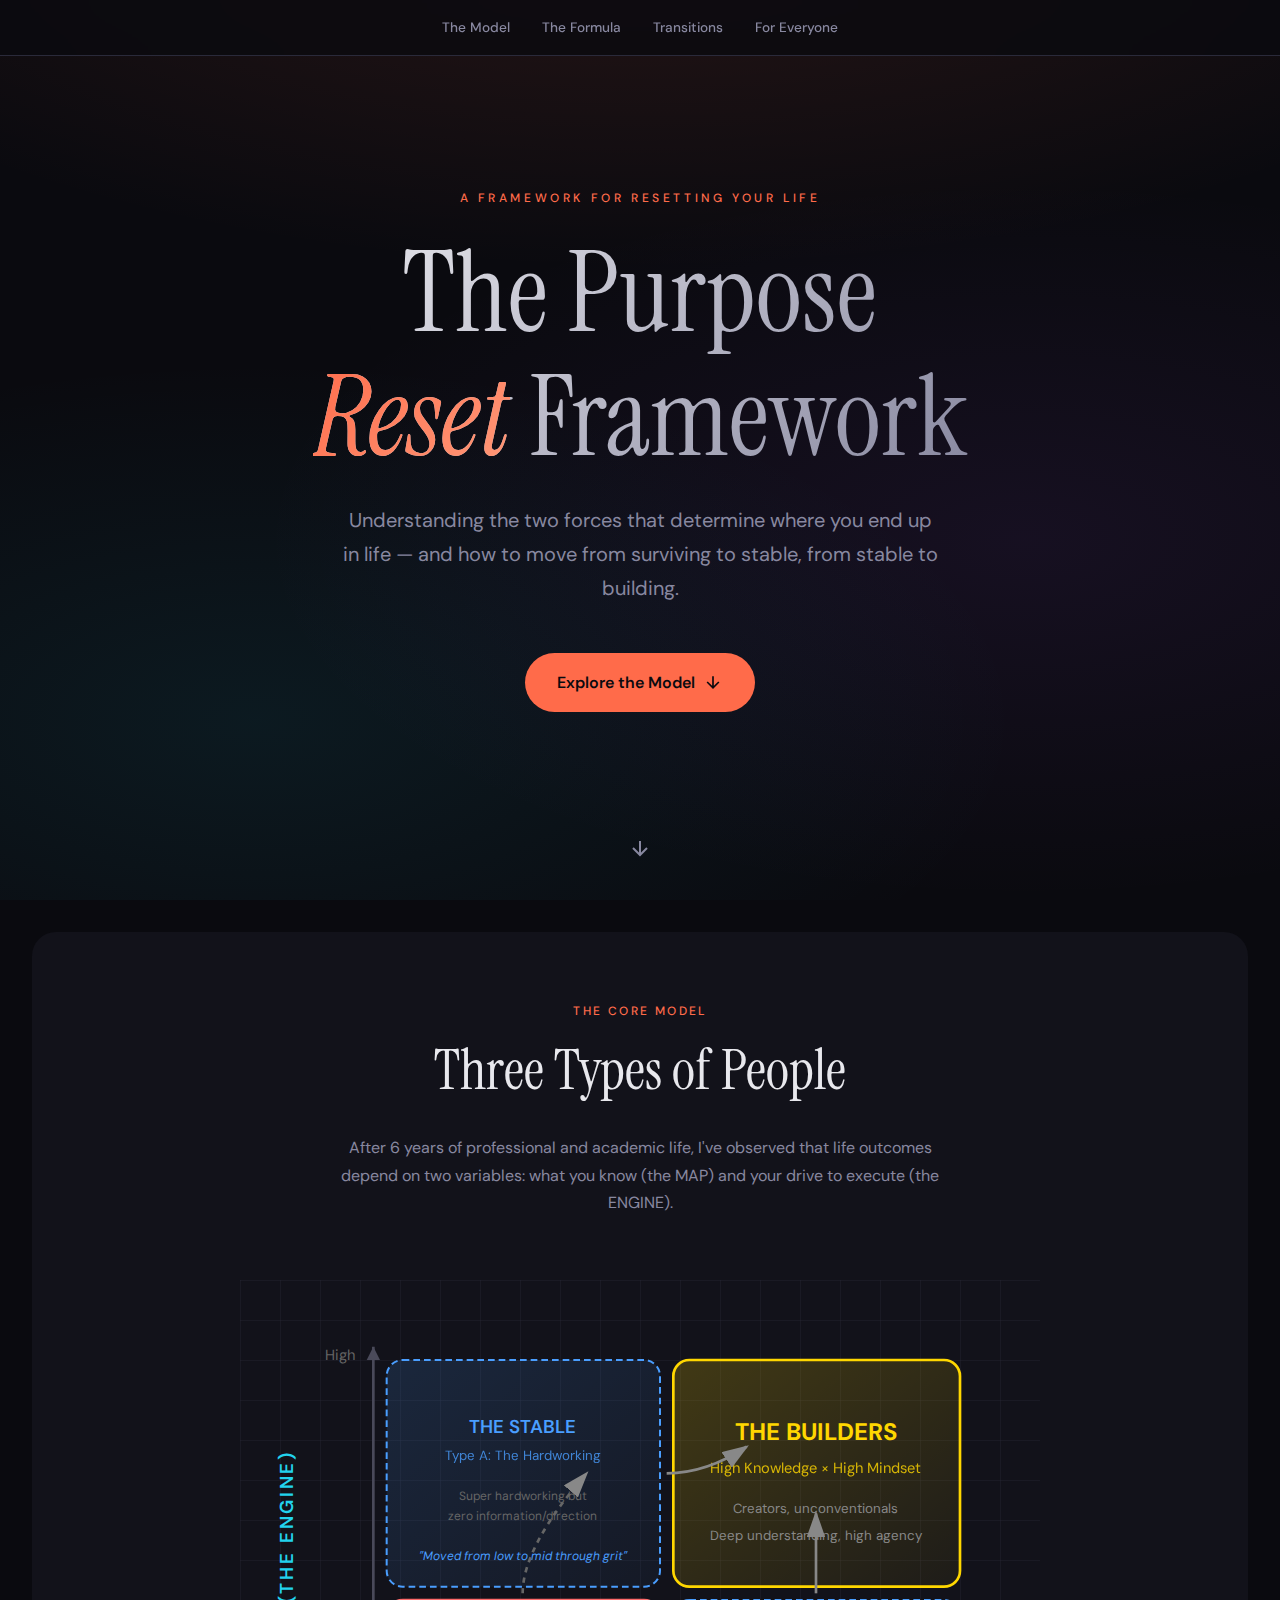
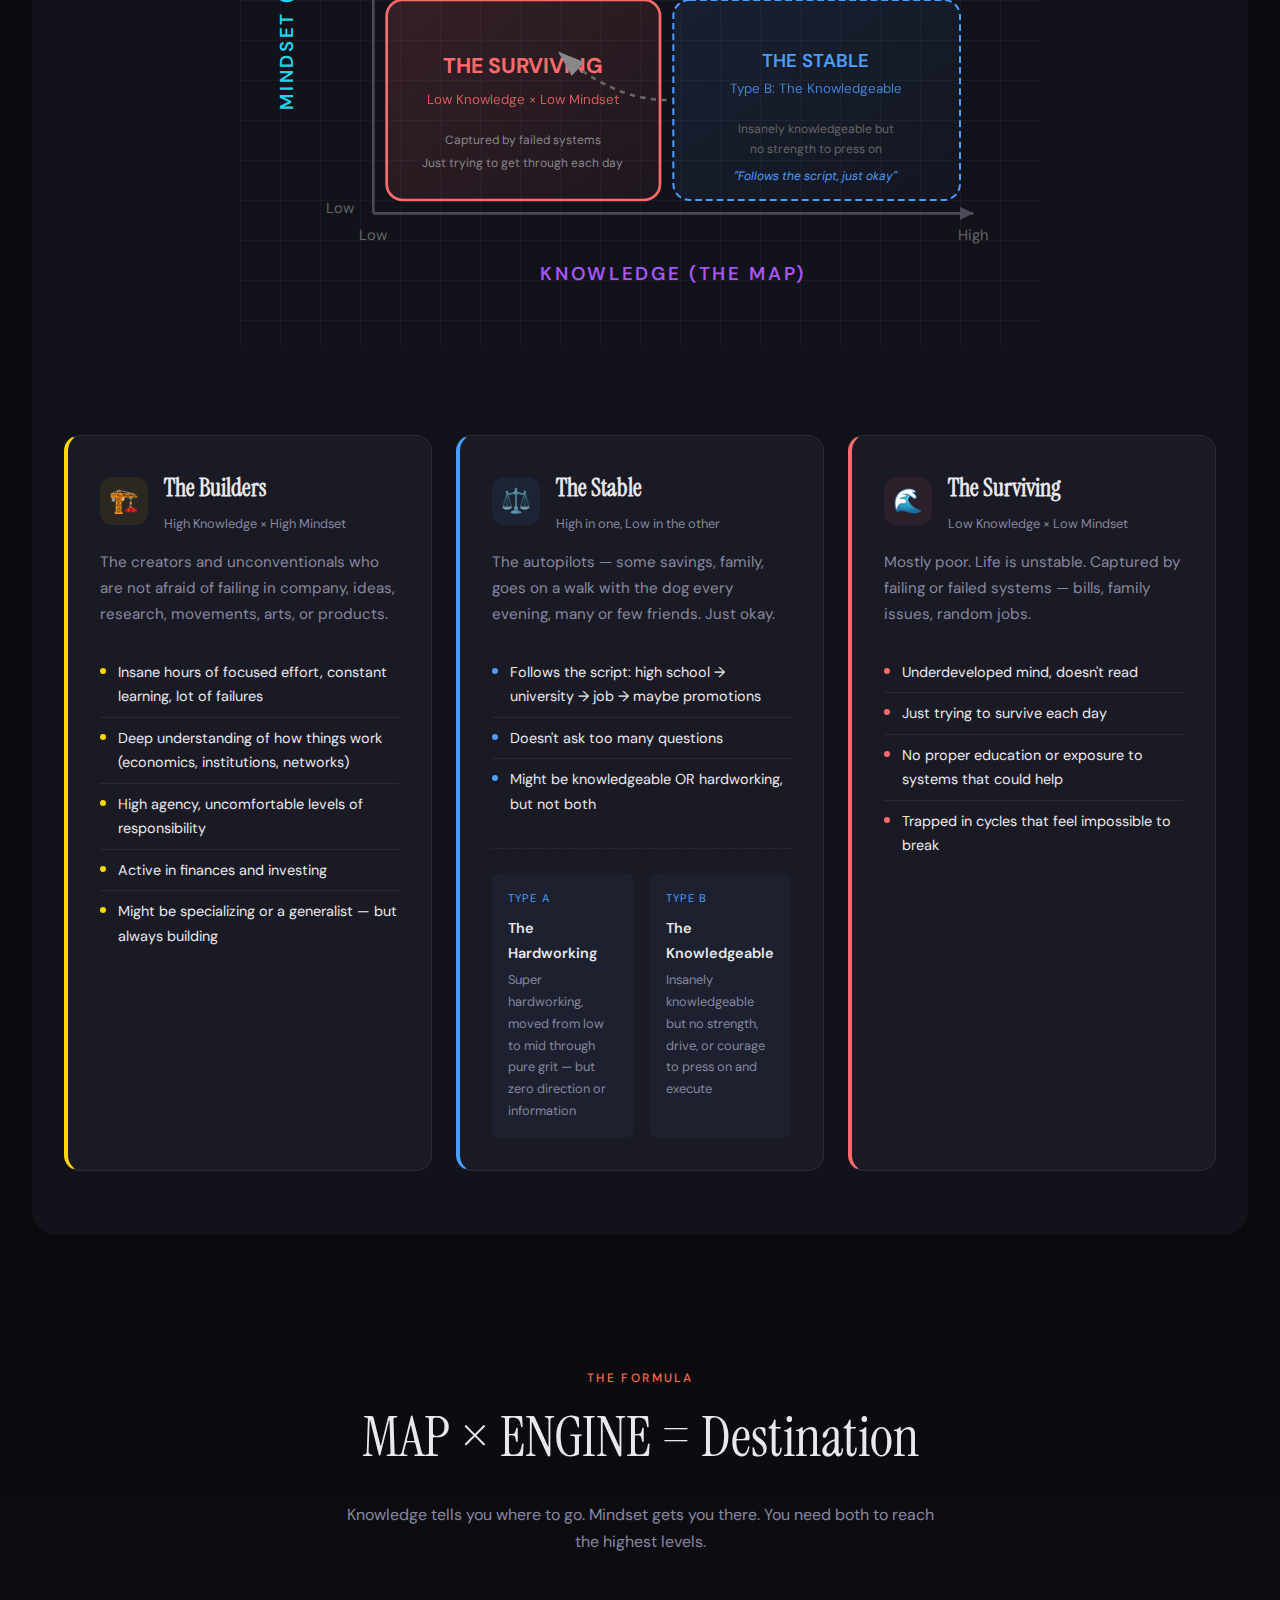
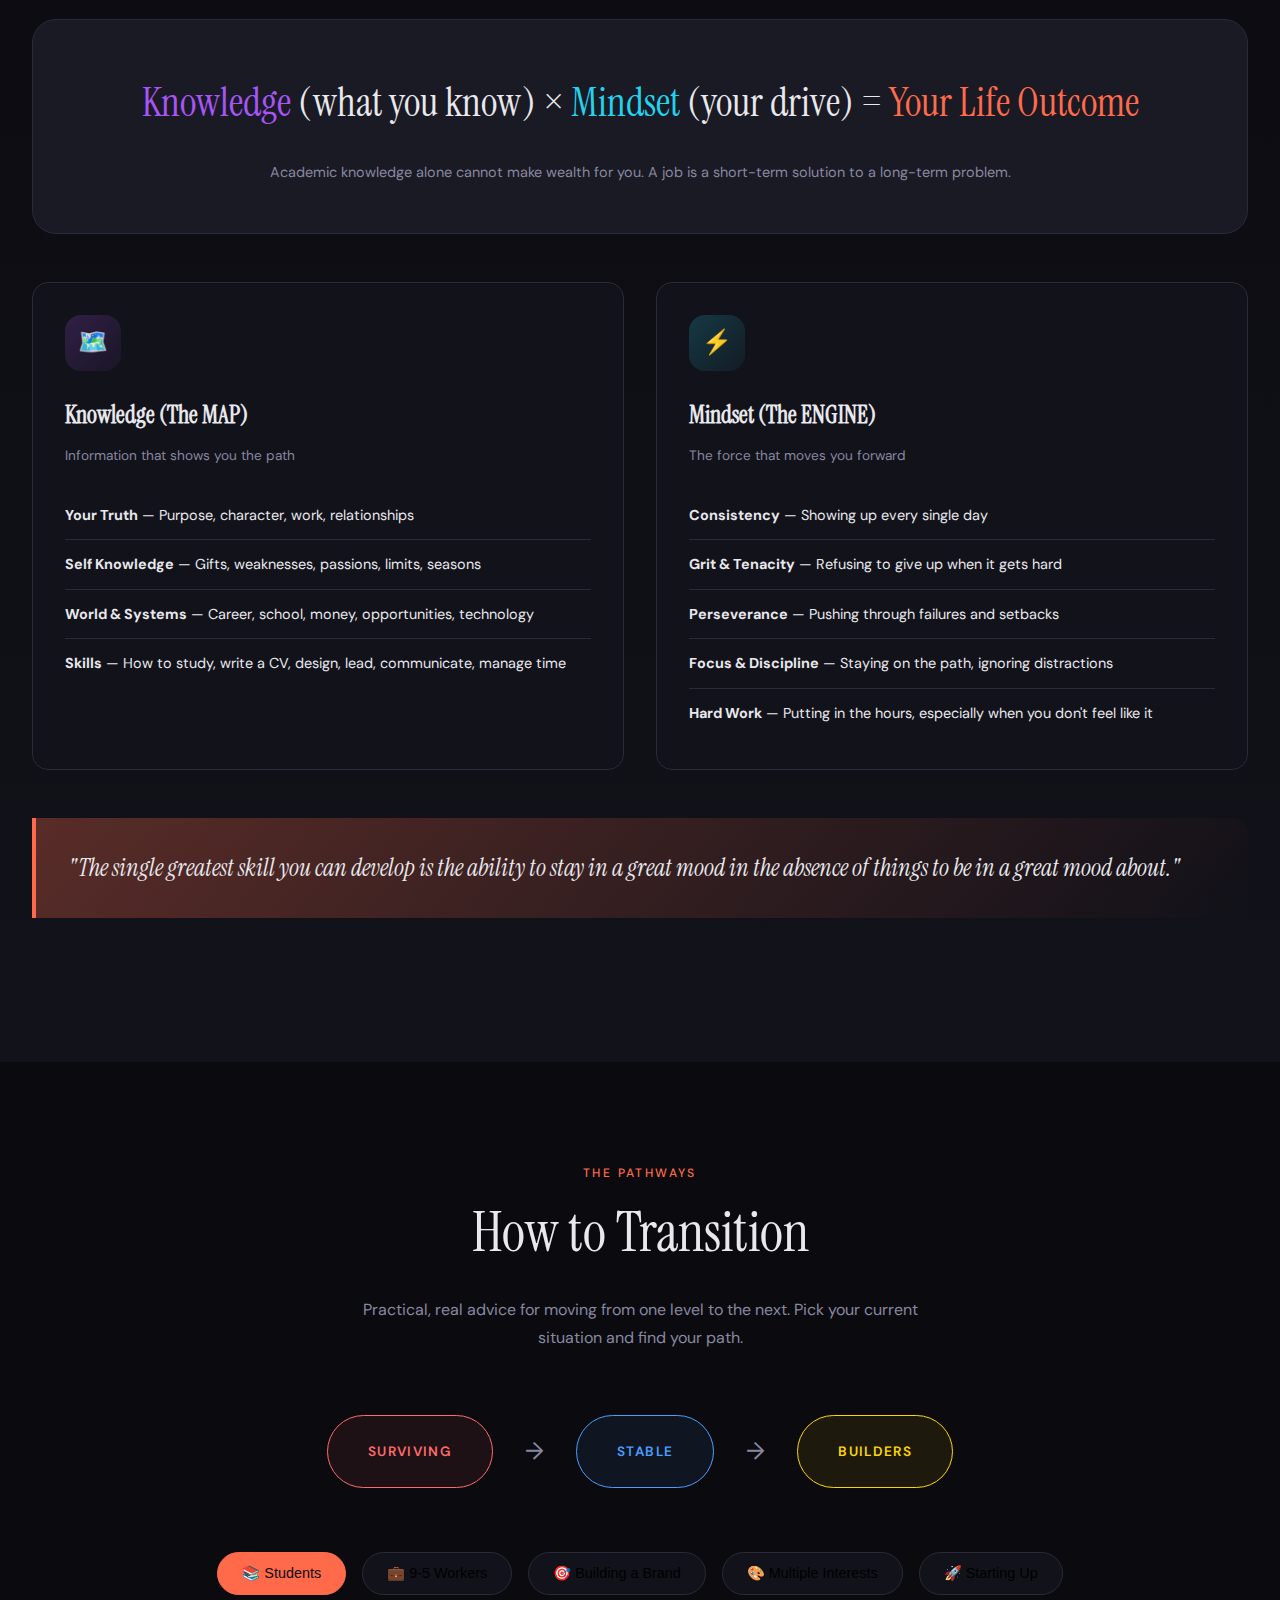
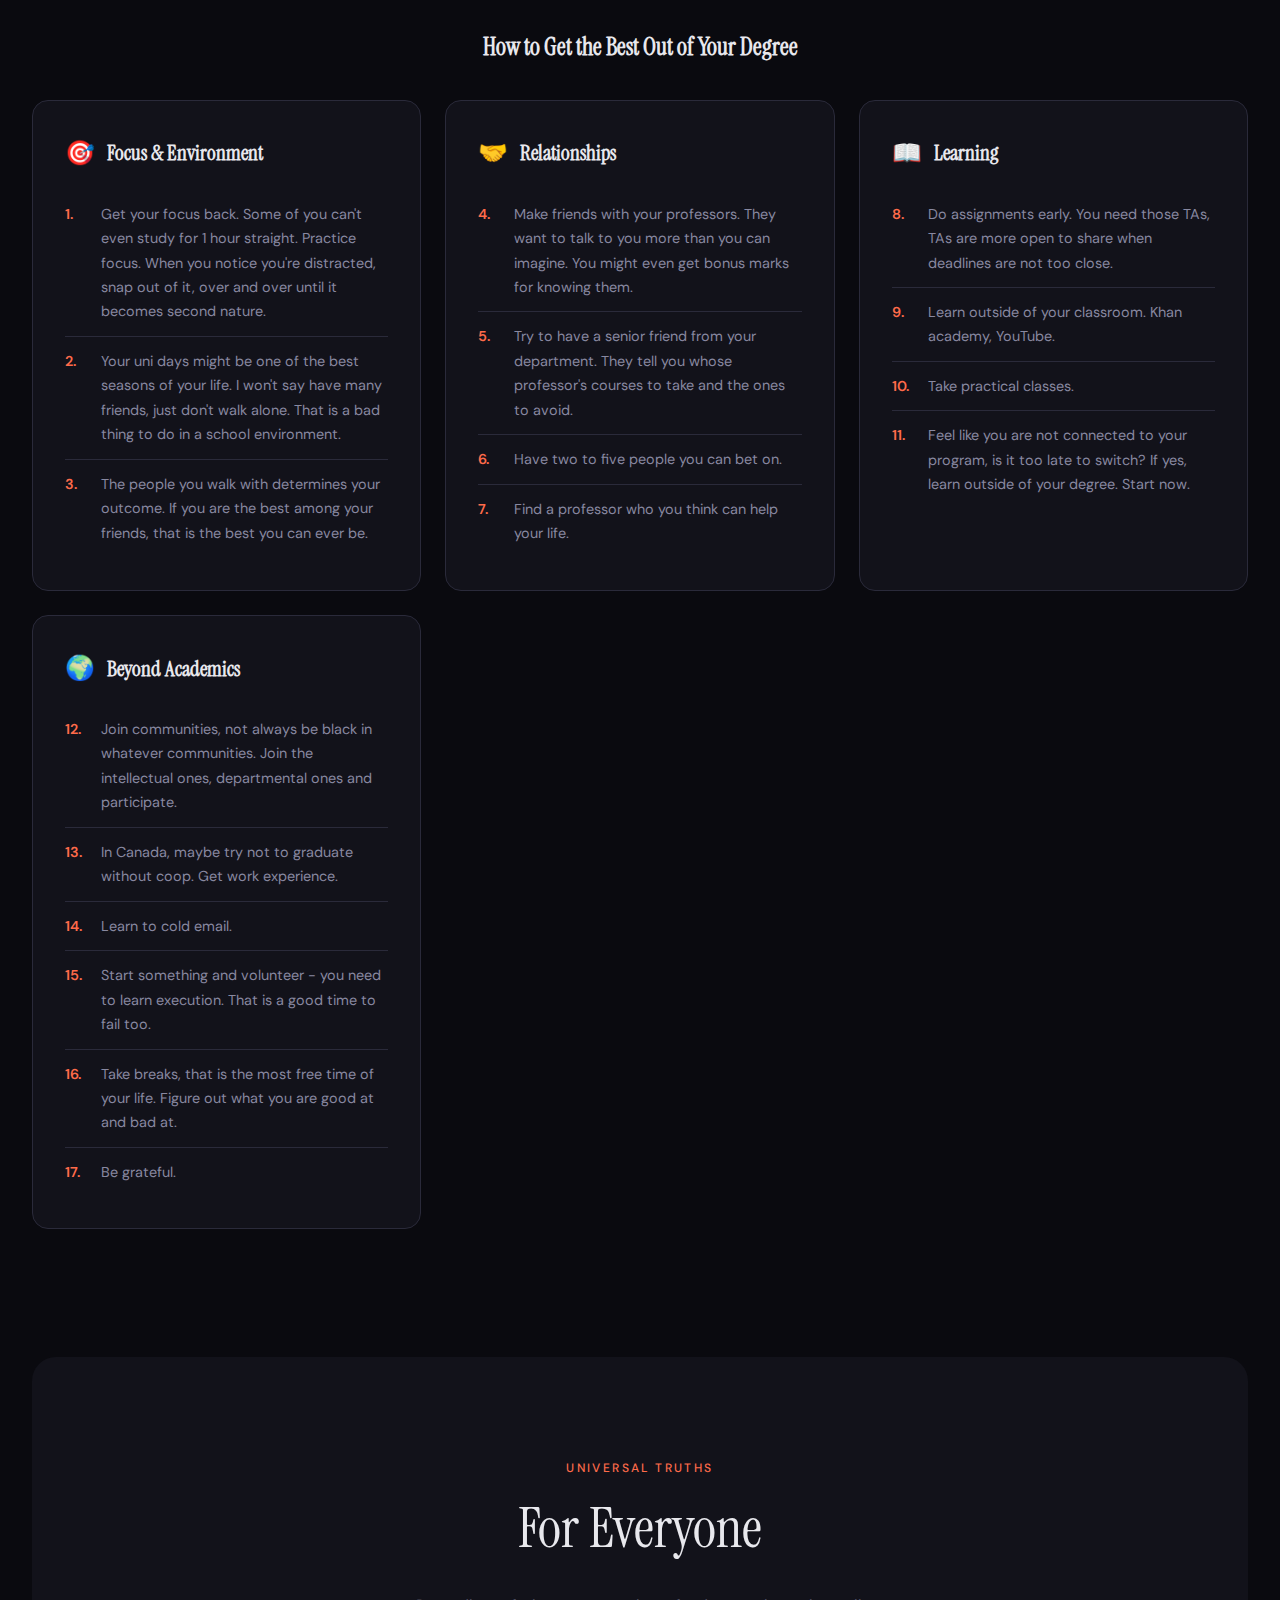
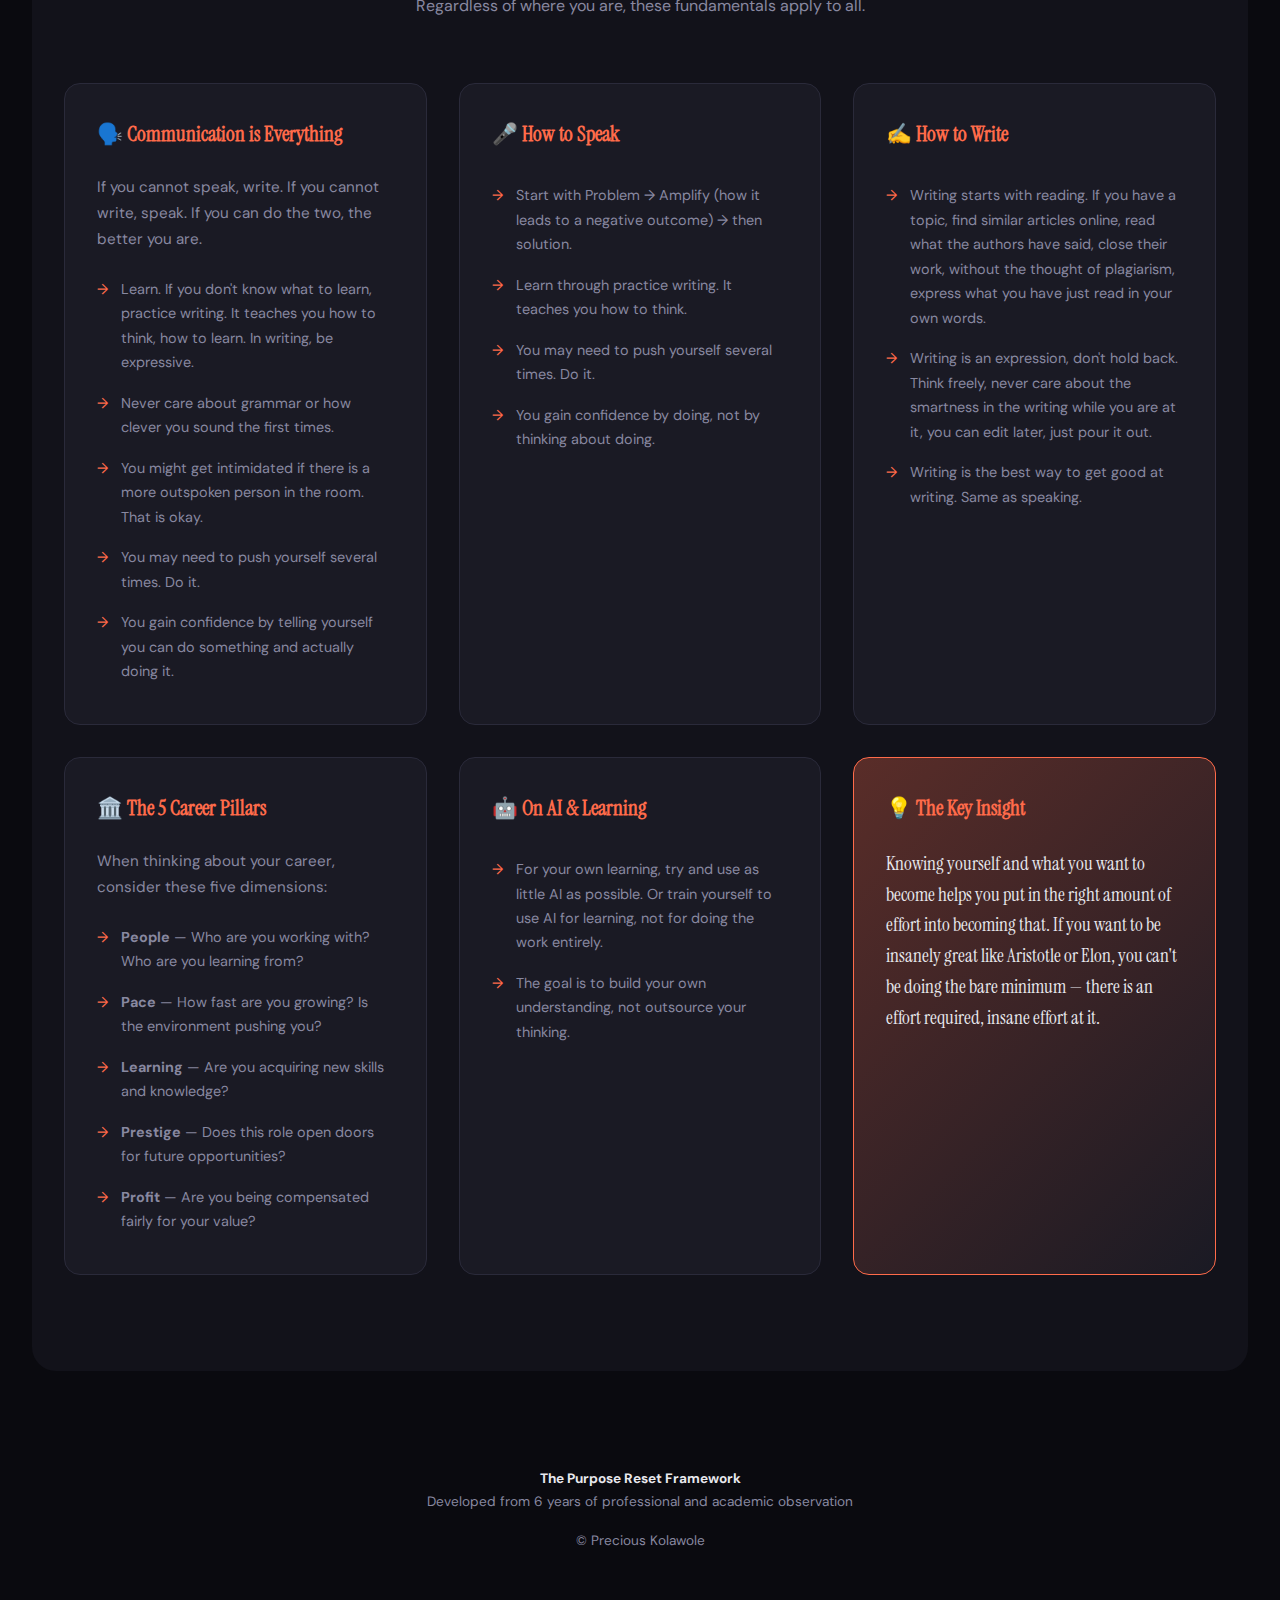
<file: purpose-reset-framework.html>
<!DOCTYPE html>
<html lang="en">
<head>
  <meta charset="UTF-8">
  <meta name="viewport" content="width=device-width, initial-scale=1.0">
  <title>The Purpose Reset Framework</title>
  <link href="https://fonts.googleapis.com/css2?family=Instrument+Serif:ital@0;1&family=DM+Sans:wght@300;400;500;600;700&display=swap" rel="stylesheet">
  <style>
    :root {
      --color-bg: #0a0a0f;
      --color-surface: #12121a;
      --color-surface-elevated: #1a1a24;
      --color-border: #2a2a3a;
      --color-text: #e8e8ed;
      --color-text-muted: #8888a0;
      --color-accent: #ff6b4a;
      --color-accent-glow: rgba(255, 107, 74, 0.3);
      --color-builders: #ffd700;
      --color-builders-bg: rgba(255, 215, 0, 0.08);
      --color-stable: #4a9eff;
      --color-stable-bg: rgba(74, 158, 255, 0.08);
      --color-surviving: #ff6b6b;
      --color-surviving-bg: rgba(255, 107, 107, 0.08);
      --color-knowledge: #a855f7;
      --color-mindset: #22d3ee;
    }

    * {
      margin: 0;
      padding: 0;
      box-sizing: border-box;
    }

    html {
      scroll-behavior: smooth;
    }

    body {
      font-family: 'DM Sans', -apple-system, BlinkMacSystemFont, sans-serif;
      background: var(--color-bg);
      color: var(--color-text);
      line-height: 1.7;
      overflow-x: hidden;
    }

    /* Hero Section */
    .hero {
      min-height: 100vh;
      display: flex;
      flex-direction: column;
      justify-content: center;
      align-items: center;
      text-align: center;
      padding: 2rem;
      position: relative;
      background: 
        radial-gradient(ellipse 80% 50% at 50% -20%, rgba(255, 107, 74, 0.15), transparent),
        radial-gradient(ellipse 60% 40% at 80% 60%, rgba(168, 85, 247, 0.08), transparent),
        radial-gradient(ellipse 60% 40% at 20% 80%, rgba(34, 211, 238, 0.08), transparent);
    }

    .hero-label {
      font-size: 0.75rem;
      letter-spacing: 0.3em;
      text-transform: uppercase;
      color: var(--color-accent);
      margin-bottom: 1.5rem;
      font-weight: 500;
    }

    .hero h1 {
      font-family: 'Instrument Serif', Georgia, serif;
      font-size: clamp(3rem, 10vw, 7rem);
      font-weight: 400;
      line-height: 1.1;
      margin-bottom: 1.5rem;
      background: linear-gradient(135deg, var(--color-text) 0%, var(--color-text-muted) 100%);
      -webkit-background-clip: text;
      -webkit-text-fill-color: transparent;
      background-clip: text;
    }

    .hero h1 em {
      font-style: italic;
      background: linear-gradient(135deg, var(--color-accent) 0%, #ff9a7a 100%);
      -webkit-background-clip: text;
      -webkit-text-fill-color: transparent;
      background-clip: text;
    }

    .hero-subtitle {
      font-size: 1.25rem;
      color: var(--color-text-muted);
      max-width: 600px;
      margin-bottom: 3rem;
    }

    .hero-cta {
      display: inline-flex;
      align-items: center;
      gap: 0.5rem;
      padding: 1rem 2rem;
      background: var(--color-accent);
      color: var(--color-bg);
      text-decoration: none;
      font-weight: 600;
      border-radius: 100px;
      transition: all 0.3s ease;
    }

    .hero-cta:hover {
      transform: translateY(-2px);
      box-shadow: 0 10px 40px var(--color-accent-glow);
    }

    .scroll-indicator {
      position: absolute;
      bottom: 2rem;
      left: 50%;
      transform: translateX(-50%);
      animation: bounce 2s infinite;
    }

    @keyframes bounce {
      0%, 20%, 50%, 80%, 100% { transform: translateX(-50%) translateY(0); }
      40% { transform: translateX(-50%) translateY(-10px); }
      60% { transform: translateX(-50%) translateY(-5px); }
    }

    /* Navigation */
    nav {
      position: fixed;
      top: 0;
      left: 0;
      right: 0;
      padding: 1rem 2rem;
      background: rgba(10, 10, 15, 0.8);
      backdrop-filter: blur(20px);
      border-bottom: 1px solid var(--color-border);
      z-index: 1000;
      display: flex;
      justify-content: center;
      gap: 2rem;
    }

    nav a {
      color: var(--color-text-muted);
      text-decoration: none;
      font-size: 0.85rem;
      font-weight: 500;
      transition: color 0.2s;
    }

    nav a:hover {
      color: var(--color-accent);
    }

    /* Sections */
    section {
      padding: 6rem 2rem;
      max-width: 1400px;
      margin: 0 auto;
    }

    .section-header {
      text-align: center;
      margin-bottom: 4rem;
    }

    .section-label {
      font-size: 0.75rem;
      letter-spacing: 0.2em;
      text-transform: uppercase;
      color: var(--color-accent);
      margin-bottom: 1rem;
      font-weight: 500;
    }

    .section-title {
      font-family: 'Instrument Serif', Georgia, serif;
      font-size: clamp(2rem, 5vw, 3.5rem);
      font-weight: 400;
      margin-bottom: 1rem;
    }

    .section-subtitle {
      color: var(--color-text-muted);
      max-width: 600px;
      margin: 0 auto;
    }

    /* The Core Model - Interactive Diagram */
    #model {
      background: var(--color-surface);
      border-radius: 24px;
      padding: 4rem 2rem;
      margin: 2rem;
    }

    .model-container {
      display: flex;
      flex-direction: column;
      align-items: center;
      gap: 3rem;
    }

    .matrix-wrapper {
      position: relative;
      width: 100%;
      max-width: 800px;
    }

    /* SVG Matrix Diagram */
    .matrix-svg {
      width: 100%;
      height: auto;
    }

    .matrix-quadrant {
      cursor: pointer;
      transition: all 0.3s ease;
    }

    .matrix-quadrant:hover {
      filter: brightness(1.2);
    }

    .matrix-quadrant.active {
      filter: brightness(1.3);
    }

    /* Axis Labels */
    .axis-label {
      position: absolute;
      font-weight: 600;
      font-size: 0.9rem;
      letter-spacing: 0.1em;
      text-transform: uppercase;
    }

    .axis-label.knowledge {
      left: 50%;
      bottom: -3rem;
      transform: translateX(-50%);
      color: var(--color-knowledge);
    }

    .axis-label.mindset {
      left: -4rem;
      top: 50%;
      transform: rotate(-90deg) translateX(-50%);
      transform-origin: center;
      color: var(--color-mindset);
    }

    /* Category Cards */
    .categories-grid {
      display: grid;
      grid-template-columns: repeat(auto-fit, minmax(300px, 1fr));
      gap: 1.5rem;
      width: 100%;
      margin-top: 2rem;
    }

    .category-card {
      background: var(--color-surface-elevated);
      border: 1px solid var(--color-border);
      border-radius: 16px;
      padding: 2rem;
      transition: all 0.3s ease;
      cursor: pointer;
    }

    .category-card:hover {
      transform: translateY(-4px);
      border-color: var(--color-accent);
    }

    .category-card.builders {
      border-left: 4px solid var(--color-builders);
    }

    .category-card.stable {
      border-left: 4px solid var(--color-stable);
    }

    .category-card.surviving {
      border-left: 4px solid var(--color-surviving);
    }

    .category-header {
      display: flex;
      align-items: center;
      gap: 1rem;
      margin-bottom: 1rem;
    }

    .category-icon {
      width: 48px;
      height: 48px;
      border-radius: 12px;
      display: flex;
      align-items: center;
      justify-content: center;
      font-size: 1.5rem;
    }

    .builders .category-icon {
      background: var(--color-builders-bg);
    }

    .stable .category-icon {
      background: var(--color-stable-bg);
    }

    .surviving .category-icon {
      background: var(--color-surviving-bg);
    }

    .category-name {
      font-family: 'Instrument Serif', Georgia, serif;
      font-size: 1.5rem;
    }

    .category-formula {
      font-size: 0.8rem;
      color: var(--color-text-muted);
      margin-top: 0.25rem;
    }

    .category-description {
      color: var(--color-text-muted);
      font-size: 0.95rem;
      margin-bottom: 1.5rem;
    }

    .category-traits {
      list-style: none;
    }

    .category-traits li {
      padding: 0.5rem 0;
      border-bottom: 1px solid var(--color-border);
      font-size: 0.9rem;
      display: flex;
      align-items: flex-start;
      gap: 0.75rem;
    }

    .category-traits li:last-child {
      border-bottom: none;
    }

    .trait-bullet {
      width: 6px;
      height: 6px;
      border-radius: 50%;
      margin-top: 0.5rem;
      flex-shrink: 0;
    }

    .builders .trait-bullet { background: var(--color-builders); }
    .stable .trait-bullet { background: var(--color-stable); }
    .surviving .trait-bullet { background: var(--color-surviving); }

    /* Middle Subtypes */
    .middle-subtypes {
      display: grid;
      grid-template-columns: 1fr 1fr;
      gap: 1rem;
      margin-top: 1.5rem;
      padding-top: 1.5rem;
      border-top: 1px dashed var(--color-border);
    }

    .subtype {
      padding: 1rem;
      background: rgba(74, 158, 255, 0.05);
      border-radius: 8px;
    }

    .subtype-label {
      font-size: 0.7rem;
      text-transform: uppercase;
      letter-spacing: 0.1em;
      color: var(--color-stable);
      margin-bottom: 0.5rem;
    }

    .subtype-title {
      font-weight: 600;
      font-size: 0.9rem;
      margin-bottom: 0.25rem;
    }

    .subtype-desc {
      font-size: 0.8rem;
      color: var(--color-text-muted);
    }

    /* The Formula Section */
    #formula {
      background: linear-gradient(180deg, var(--color-bg) 0%, var(--color-surface) 100%);
    }

    .formula-display {
      text-align: center;
      padding: 3rem;
      background: var(--color-surface-elevated);
      border-radius: 24px;
      border: 1px solid var(--color-border);
      margin-bottom: 3rem;
    }

    .formula-equation {
      font-family: 'Instrument Serif', Georgia, serif;
      font-size: clamp(1.5rem, 4vw, 2.5rem);
      margin-bottom: 1.5rem;
    }

    .formula-equation .knowledge {
      color: var(--color-knowledge);
    }

    .formula-equation .mindset {
      color: var(--color-mindset);
    }

    .formula-equation .result {
      color: var(--color-accent);
    }

    .formula-breakdown {
      display: grid;
      grid-template-columns: repeat(auto-fit, minmax(280px, 1fr));
      gap: 2rem;
      margin-top: 2rem;
    }

    .formula-component {
      text-align: left;
      padding: 2rem;
      background: var(--color-surface);
      border-radius: 16px;
      border: 1px solid var(--color-border);
    }

    .component-icon {
      width: 56px;
      height: 56px;
      border-radius: 16px;
      display: flex;
      align-items: center;
      justify-content: center;
      font-size: 1.5rem;
      margin-bottom: 1.5rem;
    }

    .component-icon.map {
      background: linear-gradient(135deg, rgba(168, 85, 247, 0.2) 0%, rgba(168, 85, 247, 0.05) 100%);
    }

    .component-icon.engine {
      background: linear-gradient(135deg, rgba(34, 211, 238, 0.2) 0%, rgba(34, 211, 238, 0.05) 100%);
    }

    .component-title {
      font-family: 'Instrument Serif', Georgia, serif;
      font-size: 1.5rem;
      margin-bottom: 0.5rem;
    }

    .component-subtitle {
      color: var(--color-text-muted);
      font-size: 0.85rem;
      margin-bottom: 1.5rem;
    }

    .component-list {
      list-style: none;
    }

    .component-list li {
      padding: 0.75rem 0;
      border-bottom: 1px solid var(--color-border);
      font-size: 0.9rem;
    }

    .component-list li:last-child {
      border-bottom: none;
    }

    .component-list strong {
      color: var(--color-text);
    }

    /* Transitions Section */
    #transitions {
      background: var(--color-bg);
    }

    .transition-flow {
      display: flex;
      justify-content: center;
      align-items: center;
      gap: 2rem;
      flex-wrap: wrap;
      margin-bottom: 4rem;
    }

    .flow-node {
      padding: 1.5rem 2.5rem;
      border-radius: 100px;
      font-weight: 600;
      text-transform: uppercase;
      letter-spacing: 0.1em;
      font-size: 0.85rem;
    }

    .flow-node.low { background: var(--color-surviving-bg); color: var(--color-surviving); border: 1px solid var(--color-surviving); }
    .flow-node.mid { background: var(--color-stable-bg); color: var(--color-stable); border: 1px solid var(--color-stable); }
    .flow-node.high { background: var(--color-builders-bg); color: var(--color-builders); border: 1px solid var(--color-builders); }

    .flow-arrow {
      color: var(--color-text-muted);
      font-size: 1.5rem;
    }

    /* Transition Cards */
    .transition-tabs {
      display: flex;
      justify-content: center;
      gap: 1rem;
      margin-bottom: 2rem;
      flex-wrap: wrap;
    }

    .transition-tab {
      padding: 0.75rem 1.5rem;
      background: var(--color-surface);
      border: 1px solid var(--color-border);
      border-radius: 100px;
      cursor: pointer;
      font-size: 0.9rem;
      transition: all 0.2s;
    }

    .transition-tab:hover,
    .transition-tab.active {
      background: var(--color-accent);
      color: var(--color-bg);
      border-color: var(--color-accent);
    }

    .transition-content {
      display: none;
      animation: fadeIn 0.3s ease;
    }

    .transition-content.active {
      display: block;
    }

    @keyframes fadeIn {
      from { opacity: 0; transform: translateY(10px); }
      to { opacity: 1; transform: translateY(0); }
    }

    .advice-grid {
      display: grid;
      grid-template-columns: repeat(auto-fit, minmax(350px, 1fr));
      gap: 1.5rem;
    }

    .advice-card {
      background: var(--color-surface);
      border: 1px solid var(--color-border);
      border-radius: 16px;
      padding: 2rem;
    }

    .advice-card h3 {
      font-family: 'Instrument Serif', Georgia, serif;
      font-size: 1.3rem;
      margin-bottom: 1rem;
      display: flex;
      align-items: center;
      gap: 0.75rem;
    }

    .advice-card h3 span {
      font-size: 1.5rem;
    }

    .advice-list {
      list-style: none;
    }

    .advice-list li {
      padding: 0.75rem 0;
      border-bottom: 1px solid var(--color-border);
      font-size: 0.9rem;
      color: var(--color-text-muted);
      display: flex;
      gap: 0.75rem;
    }

    .advice-list li:last-child {
      border-bottom: none;
    }

    .advice-number {
      color: var(--color-accent);
      font-weight: 600;
      min-width: 1.5rem;
    }

    /* Everyone Section */
    #everyone {
      background: var(--color-surface);
      border-radius: 24px;
      margin: 2rem;
    }

    .everyone-grid {
      display: grid;
      grid-template-columns: repeat(auto-fit, minmax(300px, 1fr));
      gap: 2rem;
    }

    .everyone-card {
      background: var(--color-surface-elevated);
      border: 1px solid var(--color-border);
      border-radius: 16px;
      padding: 2rem;
    }

    .everyone-card h3 {
      font-family: 'Instrument Serif', Georgia, serif;
      font-size: 1.3rem;
      margin-bottom: 1.5rem;
      color: var(--color-accent);
    }

    .everyone-card p {
      color: var(--color-text-muted);
      font-size: 0.95rem;
      margin-bottom: 1rem;
    }

    .everyone-card ul {
      list-style: none;
    }

    .everyone-card ul li {
      padding: 0.5rem 0;
      font-size: 0.9rem;
      color: var(--color-text-muted);
      padding-left: 1.5rem;
      position: relative;
    }

    .everyone-card ul li::before {
      content: "→";
      position: absolute;
      left: 0;
      color: var(--color-accent);
    }

    /* Quote Block */
    .quote-block {
      background: linear-gradient(135deg, var(--color-accent-glow) 0%, transparent 100%);
      border-left: 4px solid var(--color-accent);
      padding: 2rem;
      border-radius: 0 16px 16px 0;
      margin: 3rem 0;
    }

    .quote-block blockquote {
      font-family: 'Instrument Serif', Georgia, serif;
      font-size: 1.5rem;
      font-style: italic;
      line-height: 1.5;
    }

    /* Footer */
    footer {
      text-align: center;
      padding: 4rem 2rem;
      color: var(--color-text-muted);
      font-size: 0.85rem;
    }

    footer strong {
      color: var(--color-text);
    }

    /* Responsive */
    @media (max-width: 768px) {
      nav {
        gap: 1rem;
        padding: 1rem;
      }

      nav a {
        font-size: 0.75rem;
      }

      section {
        padding: 4rem 1rem;
      }

      #model, #everyone {
        margin: 1rem;
        padding: 2rem 1rem;
      }

      .middle-subtypes {
        grid-template-columns: 1fr;
      }

      .transition-flow {
        flex-direction: column;
      }

      .flow-arrow {
        transform: rotate(90deg);
      }

      .advice-grid {
        grid-template-columns: 1fr;
      }
    }
  </style>
</head>
<body>
  <!-- Navigation -->
  <nav>
    <a href="#model">The Model</a>
    <a href="#formula">The Formula</a>
    <a href="#transitions">Transitions</a>
    <a href="#everyone">For Everyone</a>
  </nav>

  <!-- Hero -->
  <section class="hero">
    <span class="hero-label">A Framework for Resetting Your Life</span>
    <h1>The Purpose<br><em>Reset</em> Framework</h1>
    <p class="hero-subtitle">
      Understanding the two forces that determine where you end up in life — 
      and how to move from surviving to stable, from stable to building.
    </p>
    <a href="#model" class="hero-cta">
      Explore the Model
      <svg width="20" height="20" viewBox="0 0 24 24" fill="none" stroke="currentColor" stroke-width="2">
        <path d="M12 5v14M19 12l-7 7-7-7"/>
      </svg>
    </a>
    <div class="scroll-indicator">
      <svg width="24" height="24" viewBox="0 0 24 24" fill="none" stroke="var(--color-text-muted)" stroke-width="2">
        <path d="M12 5v14M19 12l-7 7-7-7"/>
      </svg>
    </div>
  </section>

  <!-- The Core Model -->
  <section id="model">
    <div class="section-header">
      <span class="section-label">The Core Model</span>
      <h2 class="section-title">Three Types of People</h2>
      <p class="section-subtitle">
        After 6 years of professional and academic life, I've observed that life outcomes 
        depend on two variables: what you know (the MAP) and your drive to execute (the ENGINE).
      </p>
    </div>

    <div class="model-container">
      <!-- Interactive Matrix SVG -->
      <div class="matrix-wrapper">
        <svg class="matrix-svg" viewBox="0 0 600 500" xmlns="http://www.w3.org/2000/svg">
          <!-- Background Grid -->
          <defs>
            <pattern id="grid" width="30" height="30" patternUnits="userSpaceOnUse">
              <path d="M 30 0 L 0 0 0 30" fill="none" stroke="#2a2a3a" stroke-width="0.5"/>
            </pattern>
            <linearGradient id="buildersGrad" x1="0%" y1="0%" x2="100%" y2="100%">
              <stop offset="0%" style="stop-color:#ffd700;stop-opacity:0.2"/>
              <stop offset="100%" style="stop-color:#ffd700;stop-opacity:0.05"/>
            </linearGradient>
            <linearGradient id="stableGrad1" x1="0%" y1="0%" x2="100%" y2="100%">
              <stop offset="0%" style="stop-color:#4a9eff;stop-opacity:0.15"/>
              <stop offset="100%" style="stop-color:#4a9eff;stop-opacity:0.05"/>
            </linearGradient>
            <linearGradient id="stableGrad2" x1="0%" y1="0%" x2="100%" y2="100%">
              <stop offset="0%" style="stop-color:#4a9eff;stop-opacity:0.1"/>
              <stop offset="100%" style="stop-color:#4a9eff;stop-opacity:0.03"/>
            </linearGradient>
            <linearGradient id="survivingGrad" x1="0%" y1="0%" x2="100%" y2="100%">
              <stop offset="0%" style="stop-color:#ff6b6b;stop-opacity:0.15"/>
              <stop offset="100%" style="stop-color:#ff6b6b;stop-opacity:0.05"/>
            </linearGradient>
          </defs>
          
          <rect width="600" height="500" fill="url(#grid)"/>
          
          <!-- Axes -->
          <line x1="100" y1="400" x2="550" y2="400" stroke="#4a4a5a" stroke-width="2"/>
          <line x1="100" y1="400" x2="100" y2="50" stroke="#4a4a5a" stroke-width="2"/>
          
          <!-- Axis Arrows -->
          <polygon points="550,400 540,395 540,405" fill="#4a4a5a"/>
          <polygon points="100,50 95,60 105,60" fill="#4a4a5a"/>
          
          <!-- Axis Labels -->
          <text x="325" y="450" text-anchor="middle" fill="#a855f7" font-size="14" font-weight="600" letter-spacing="2">
            KNOWLEDGE (THE MAP)
          </text>
          <text x="40" y="225" text-anchor="middle" fill="#22d3ee" font-size="14" font-weight="600" letter-spacing="2" transform="rotate(-90, 40, 225)">
            MINDSET (THE ENGINE)
          </text>
          
          <!-- Low/High Labels -->
          <text x="100" y="420" text-anchor="middle" fill="#666" font-size="11">Low</text>
          <text x="550" y="420" text-anchor="middle" fill="#666" font-size="11">High</text>
          <text x="75" y="400" text-anchor="middle" fill="#666" font-size="11">Low</text>
          <text x="75" y="60" text-anchor="middle" fill="#666" font-size="11">High</text>
          
          <!-- Quadrants -->
          <!-- Top Right: BUILDERS (High Knowledge + High Mindset) -->
          <rect class="matrix-quadrant" x="325" y="60" width="215" height="170" rx="12" fill="url(#buildersGrad)" stroke="#ffd700" stroke-width="2"/>
          <text x="432" y="120" text-anchor="middle" fill="#ffd700" font-size="18" font-weight="700">THE BUILDERS</text>
          <text x="432" y="145" text-anchor="middle" fill="#ffd700" font-size="11" opacity="0.8">High Knowledge × High Mindset</text>
          <text x="432" y="175" text-anchor="middle" fill="#888" font-size="10">Creators, unconventionals</text>
          <text x="432" y="195" text-anchor="middle" fill="#888" font-size="10">Deep understanding, high agency</text>
          
          <!-- Top Left: STABLE Type A (Low Knowledge + High Mindset) -->
          <rect class="matrix-quadrant" x="110" y="60" width="205" height="170" rx="12" fill="url(#stableGrad1)" stroke="#4a9eff" stroke-width="1.5" stroke-dasharray="5,3"/>
          <text x="212" y="115" text-anchor="middle" fill="#4a9eff" font-size="14" font-weight="600">THE STABLE</text>
          <text x="212" y="135" text-anchor="middle" fill="#4a9eff" font-size="10" opacity="0.8">Type A: The Hardworking</text>
          <text x="212" y="165" text-anchor="middle" fill="#666" font-size="9">Super hardworking but</text>
          <text x="212" y="180" text-anchor="middle" fill="#666" font-size="9">zero information/direction</text>
          <text x="212" y="210" text-anchor="middle" fill="#4a9eff" font-size="9" font-style="italic">"Moved from low to mid through grit"</text>
          
          <!-- Bottom Right: STABLE Type B (High Knowledge + Low Mindset) -->
          <rect class="matrix-quadrant" x="325" y="240" width="215" height="150" rx="12" fill="url(#stableGrad2)" stroke="#4a9eff" stroke-width="1.5" stroke-dasharray="5,3"/>
          <text x="432" y="290" text-anchor="middle" fill="#4a9eff" font-size="14" font-weight="600">THE STABLE</text>
          <text x="432" y="310" text-anchor="middle" fill="#4a9eff" font-size="10" opacity="0.8">Type B: The Knowledgeable</text>
          <text x="432" y="340" text-anchor="middle" fill="#666" font-size="9">Insanely knowledgeable but</text>
          <text x="432" y="355" text-anchor="middle" fill="#666" font-size="9">no strength to press on</text>
          <text x="432" y="375" text-anchor="middle" fill="#4a9eff" font-size="9" font-style="italic">"Follows the script, just okay"</text>
          
          <!-- Bottom Left: SURVIVING (Low Knowledge + Low Mindset) -->
          <rect class="matrix-quadrant" x="110" y="240" width="205" height="150" rx="12" fill="url(#survivingGrad)" stroke="#ff6b6b" stroke-width="2"/>
          <text x="212" y="295" text-anchor="middle" fill="#ff6b6b" font-size="16" font-weight="700">THE SURVIVING</text>
          <text x="212" y="318" text-anchor="middle" fill="#ff6b6b" font-size="10" opacity="0.8">Low Knowledge × Low Mindset</text>
          <text x="212" y="348" text-anchor="middle" fill="#888" font-size="9">Captured by failed systems</text>
          <text x="212" y="365" text-anchor="middle" fill="#888" font-size="9">Just trying to get through each day</text>
          
          <!-- Transition Arrows -->
          <!-- Low to Mid -->
          <path d="M 212 235 Q 212 200 260 145" fill="none" stroke="#666" stroke-width="2" stroke-dasharray="4,4" marker-end="url(#arrowhead)"/>
          <path d="M 320 315 Q 280 315 240 280" fill="none" stroke="#666" stroke-width="2" stroke-dasharray="4,4" marker-end="url(#arrowhead)"/>
          
          <!-- Mid to High -->
          <path d="M 320 145 Q 350 145 380 125" fill="none" stroke="#888" stroke-width="2" marker-end="url(#arrowhead)"/>
          <path d="M 432 235 Q 432 200 432 175" fill="none" stroke="#888" stroke-width="2" marker-end="url(#arrowhead)"/>
          
          <defs>
            <marker id="arrowhead" markerWidth="10" markerHeight="7" refX="9" refY="3.5" orient="auto">
              <polygon points="0 0, 10 3.5, 0 7" fill="#888"/>
            </marker>
          </defs>
        </svg>
      </div>

      <!-- Category Cards -->
      <div class="categories-grid">
        <!-- Builders Card -->
        <div class="category-card builders">
          <div class="category-header">
            <div class="category-icon">🏗️</div>
            <div>
              <h3 class="category-name">The Builders</h3>
              <p class="category-formula">High Knowledge × High Mindset</p>
            </div>
          </div>
          <p class="category-description">
            The creators and unconventionals who are not afraid of failing in company, ideas, 
            research, movements, arts, or products.
          </p>
          <ul class="category-traits">
            <li><span class="trait-bullet"></span>Insane hours of focused effort, constant learning, lot of failures</li>
            <li><span class="trait-bullet"></span>Deep understanding of how things work (economics, institutions, networks)</li>
            <li><span class="trait-bullet"></span>High agency, uncomfortable levels of responsibility</li>
            <li><span class="trait-bullet"></span>Active in finances and investing</li>
            <li><span class="trait-bullet"></span>Might be specializing or a generalist — but always building</li>
          </ul>
        </div>

        <!-- Stable Card -->
        <div class="category-card stable">
          <div class="category-header">
            <div class="category-icon">⚖️</div>
            <div>
              <h3 class="category-name">The Stable</h3>
              <p class="category-formula">High in one, Low in the other</p>
            </div>
          </div>
          <p class="category-description">
            The autopilots — some savings, family, goes on a walk with the dog every evening, 
            many or few friends. Just okay.
          </p>
          <ul class="category-traits">
            <li><span class="trait-bullet"></span>Follows the script: high school → university → job → maybe promotions</li>
            <li><span class="trait-bullet"></span>Doesn't ask too many questions</li>
            <li><span class="trait-bullet"></span>Might be knowledgeable OR hardworking, but not both</li>
          </ul>
          
          <div class="middle-subtypes">
            <div class="subtype">
              <p class="subtype-label">Type A</p>
              <p class="subtype-title">The Hardworking</p>
              <p class="subtype-desc">Super hardworking, moved from low to mid through pure grit — but zero direction or information</p>
            </div>
            <div class="subtype">
              <p class="subtype-label">Type B</p>
              <p class="subtype-title">The Knowledgeable</p>
              <p class="subtype-desc">Insanely knowledgeable but no strength, drive, or courage to press on and execute</p>
            </div>
          </div>
        </div>

        <!-- Surviving Card -->
        <div class="category-card surviving">
          <div class="category-header">
            <div class="category-icon">🌊</div>
            <div>
              <h3 class="category-name">The Surviving</h3>
              <p class="category-formula">Low Knowledge × Low Mindset</p>
            </div>
          </div>
          <p class="category-description">
            Mostly poor. Life is unstable. Captured by failing or failed systems — bills, 
            family issues, random jobs.
          </p>
          <ul class="category-traits">
            <li><span class="trait-bullet"></span>Underdeveloped mind, doesn't read</li>
            <li><span class="trait-bullet"></span>Just trying to survive each day</li>
            <li><span class="trait-bullet"></span>No proper education or exposure to systems that could help</li>
            <li><span class="trait-bullet"></span>Trapped in cycles that feel impossible to break</li>
          </ul>
        </div>
      </div>
    </div>
  </section>

  <!-- The Formula Section -->
  <section id="formula">
    <div class="section-header">
      <span class="section-label">The Formula</span>
      <h2 class="section-title">MAP × ENGINE = Destination</h2>
      <p class="section-subtitle">
        Knowledge tells you where to go. Mindset gets you there. 
        You need both to reach the highest levels.
      </p>
    </div>

    <div class="formula-display">
      <p class="formula-equation">
        <span class="knowledge">Knowledge</span> (what you know) × 
        <span class="mindset">Mindset</span> (your drive) = 
        <span class="result">Your Life Outcome</span>
      </p>
      <p style="color: var(--color-text-muted); font-size: 0.9rem;">
        Academic knowledge alone cannot make wealth for you. A job is a short-term solution to a long-term problem.
      </p>
    </div>

    <div class="formula-breakdown">
      <!-- Knowledge Component -->
      <div class="formula-component">
        <div class="component-icon map">🗺️</div>
        <h3 class="component-title">Knowledge (The MAP)</h3>
        <p class="component-subtitle">Information that shows you the path</p>
        <ul class="component-list">
          <li>
            <strong>Your Truth</strong> — Purpose, character, work, relationships
          </li>
          <li>
            <strong>Self Knowledge</strong> — Gifts, weaknesses, passions, limits, seasons
          </li>
          <li>
            <strong>World & Systems</strong> — Career, school, money, opportunities, technology
          </li>
          <li>
            <strong>Skills</strong> — How to study, write a CV, design, lead, communicate, manage time
          </li>
        </ul>
      </div>

      <!-- Mindset Component -->
      <div class="formula-component">
        <div class="component-icon engine">⚡</div>
        <h3 class="component-title">Mindset (The ENGINE)</h3>
        <p class="component-subtitle">The force that moves you forward</p>
        <ul class="component-list">
          <li>
            <strong>Consistency</strong> — Showing up every single day
          </li>
          <li>
            <strong>Grit & Tenacity</strong> — Refusing to give up when it gets hard
          </li>
          <li>
            <strong>Perseverance</strong> — Pushing through failures and setbacks
          </li>
          <li>
            <strong>Focus & Discipline</strong> — Staying on the path, ignoring distractions
          </li>
          <li>
            <strong>Hard Work</strong> — Putting in the hours, especially when you don't feel like it
          </li>
        </ul>
      </div>
    </div>

    <div class="quote-block">
      <blockquote>
        "The single greatest skill you can develop is the ability to stay in a great mood 
        in the absence of things to be in a great mood about."
      </blockquote>
    </div>
  </section>

  <!-- Transitions Section -->
  <section id="transitions">
    <div class="section-header">
      <span class="section-label">The Pathways</span>
      <h2 class="section-title">How to Transition</h2>
      <p class="section-subtitle">
        Practical, real advice for moving from one level to the next. 
        Pick your current situation and find your path.
      </p>
    </div>

    <div class="transition-flow">
      <span class="flow-node low">Surviving</span>
      <span class="flow-arrow">→</span>
      <span class="flow-node mid">Stable</span>
      <span class="flow-arrow">→</span>
      <span class="flow-node high">Builders</span>
    </div>

    <div class="transition-tabs">
      <button class="transition-tab active" data-tab="students">📚 Students</button>
      <button class="transition-tab" data-tab="workers">💼 9-5 Workers</button>
      <button class="transition-tab" data-tab="brand">🎯 Building a Brand</button>
      <button class="transition-tab" data-tab="interests">🎨 Multiple Interests</button>
      <button class="transition-tab" data-tab="startup">🚀 Starting Up</button>
    </div>

    <!-- Students Content -->
    <div class="transition-content active" id="students">
      <h3 style="text-align: center; margin-bottom: 2rem; font-family: 'Instrument Serif', serif; font-size: 1.5rem;">
        How to Get the Best Out of Your Degree
      </h3>
      <div class="advice-grid">
        <div class="advice-card">
          <h3><span>🎯</span> Focus & Environment</h3>
          <ul class="advice-list">
            <li><span class="advice-number">1.</span> Get your focus back. Some of you can't even study for 1 hour straight. Practice focus. When you notice you're distracted, snap out of it, over and over until it becomes second nature.</li>
            <li><span class="advice-number">2.</span> Your uni days might be one of the best seasons of your life. I won't say have many friends, just don't walk alone. That is a bad thing to do in a school environment.</li>
            <li><span class="advice-number">3.</span> The people you walk with determines your outcome. If you are the best among your friends, that is the best you can ever be.</li>
          </ul>
        </div>
        <div class="advice-card">
          <h3><span>🤝</span> Relationships</h3>
          <ul class="advice-list">
            <li><span class="advice-number">4.</span> Make friends with your professors. They want to talk to you more than you can imagine. You might even get bonus marks for knowing them.</li>
            <li><span class="advice-number">5.</span> Try to have a senior friend from your department. They tell you whose professor's courses to take and the ones to avoid.</li>
            <li><span class="advice-number">6.</span> Have two to five people you can bet on.</li>
            <li><span class="advice-number">7.</span> Find a professor who you think can help your life.</li>
          </ul>
        </div>
        <div class="advice-card">
          <h3><span>📖</span> Learning</h3>
          <ul class="advice-list">
            <li><span class="advice-number">8.</span> Do assignments early. You need those TAs, TAs are more open to share when deadlines are not too close.</li>
            <li><span class="advice-number">9.</span> Learn outside of your classroom. Khan academy, YouTube.</li>
            <li><span class="advice-number">10.</span> Take practical classes.</li>
            <li><span class="advice-number">11.</span> Feel like you are not connected to your program, is it too late to switch? If yes, learn outside of your degree. Start now.</li>
          </ul>
        </div>
        <div class="advice-card">
          <h3><span>🌍</span> Beyond Academics</h3>
          <ul class="advice-list">
            <li><span class="advice-number">12.</span> Join communities, not always be black in whatever communities. Join the intellectual ones, departmental ones and participate.</li>
            <li><span class="advice-number">13.</span> In Canada, maybe try not to graduate without coop. Get work experience.</li>
            <li><span class="advice-number">14.</span> Learn to cold email.</li>
            <li><span class="advice-number">15.</span> Start something and volunteer - you need to learn execution. That is a good time to fail too.</li>
            <li><span class="advice-number">16.</span> Take breaks, that is the most free time of your life. Figure out what you are good at and bad at.</li>
            <li><span class="advice-number">17.</span> Be grateful.</li>
          </ul>
        </div>
      </div>
    </div>

    <!-- 9-5 Workers Content -->
    <div class="transition-content" id="workers">
      <h3 style="text-align: center; margin-bottom: 2rem; font-family: 'Instrument Serif', serif; font-size: 1.5rem;">
        Managing Yourself in the Corporate World
      </h3>
      <div class="advice-grid">
        <div class="advice-card">
          <h3><span>🏢</span> Navigating the Workplace</h3>
          <ul class="advice-list">
            <li><span class="advice-number">1.</span> If you are remote, you might need to work loudly. Make your work visible.</li>
            <li><span class="advice-number">2.</span> Enjoy the present. Don't be over fixated on the future.</li>
            <li><span class="advice-number">3.</span> Try to be a team player. Be empathetic to people. Help when you know the answer.</li>
            <li><span class="advice-number">4.</span> Develop mastery - this leads to confidence - don't speak just to speak. Be someone of substance.</li>
          </ul>
        </div>
        <div class="advice-card">
          <h3><span>📈</span> Growth & Politics</h3>
          <ul class="advice-list">
            <li><span class="advice-number">5.</span> If you struggle with connecting to coworkers, you might need extra push to speak more. Otherwise be anchored in your truth.</li>
            <li><span class="advice-number">6.</span> Don't play games. Don't be fake. Know who has the power to promote you and align your values with theirs.</li>
            <li><span class="advice-number">7.</span> Keep a brag document for those reviews.</li>
          </ul>
        </div>
        <div class="advice-card">
          <h3><span>🛡️</span> Future-Proofing</h3>
          <ul class="advice-list">
            <li><span class="advice-number">8.</span> You might get laid off at some point, always plan for the unexpected. Don't be afraid to build something on the side.</li>
            <li><span class="advice-number">9.</span> A job is a short-term solution to a long-term problem. Use your job to learn, save, and build.</li>
          </ul>
        </div>
      </div>
    </div>

    <!-- Building a Brand Content -->
    <div class="transition-content" id="brand">
      <h3 style="text-align: center; margin-bottom: 2rem; font-family: 'Instrument Serif', serif; font-size: 1.5rem;">
        Building Your Personal Brand
      </h3>
      <div class="advice-grid">
        <div class="advice-card">
          <h3><span>🎯</span> The Mindset</h3>
          <ul class="advice-list">
            <li><span class="advice-number">1.</span> This is a journey, not birthed out of rash desire to make money or be influential. Think about the journey like this:</li>
            <li><span class="advice-number">2.</span> <strong>Goal</strong> (what do you want out of life) → <strong>Brand</strong> (what are you helping people achieve)</li>
            <li><span class="advice-number">3.</span> <strong>Knowledge</strong> (what are you learning along the way) → <strong>Content</strong> (what is useful for them to know)</li>
            <li><span class="advice-number">4.</span> <strong>Process</strong> (how did you reach a desirable goal) → <strong>Product</strong> (how can you help them reach it faster)</li>
          </ul>
        </div>
        <div class="advice-card">
          <h3><span>🌐</span> The Execution</h3>
          <ul class="advice-list">
            <li><span class="advice-number">5.</span> You need a website.</li>
            <li><span class="advice-number">6.</span> Don't pick complicated domain names. Mine is complicated.</li>
            <li><span class="advice-number">7.</span> Find services like WES, Square space, get someone to do it for you. If you know a bit about coding, use github.io. Free hosting.</li>
            <li><span class="advice-number">8.</span> LinkedIn is just important. Period.</li>
            <li><span class="advice-number">9.</span> Resume building — always keep it updated.</li>
          </ul>
        </div>
      </div>
    </div>

    <!-- Multiple Interests Content -->
    <div class="transition-content" id="interests">
      <h3 style="text-align: center; margin-bottom: 2rem; font-family: 'Instrument Serif', serif; font-size: 1.5rem;">
        When You Have Multiple Interests
      </h3>
      <div class="advice-grid">
        <div class="advice-card">
          <h3><span>🔍</span> Understanding Yourself</h3>
          <ul class="advice-list">
            <li><span class="advice-number">1.</span> Don't be stuck in tutorial hell.</li>
            <li><span class="advice-number">2.</span> You need a vessel - to channel all your interests into meaningful work.</li>
            <li><span class="advice-number">3.</span> You are lucky to have multiple interests - those who spend their life performing a few simple operations become stupid and ignorant.</li>
            <li><span class="advice-number">4.</span> But indulging in short-lived pleasures is usually not interest. Might be laziness. Check yourself.</li>
          </ul>
        </div>
        <div class="advice-card">
          <h3><span>🎓</span> Self Education</h3>
          <ul class="advice-list">
            <li><span class="advice-number">5.</span> Self education - direct your own learning (since it is not the traditional education).</li>
            <li><span class="advice-number">6.</span> Let your self interest motivate self education and self education enable self sufficiency.</li>
            <li><span class="advice-number">7.</span> Check yourself well, sometimes you don't have multiple interests, just dust your cv and go find one job.</li>
          </ul>
        </div>
        <div class="advice-card">
          <h3><span>🚀</span> The Builder Path</h3>
          <ul class="advice-list">
            <li><span class="advice-number">8.</span> Start from somewhere.</li>
            <li><span class="advice-number">9.</span> Multiple interest sometimes is advantageous and can get you to be THE BUILDER Lane, because you get to see what others are missing, which can become a product potentially.</li>
            <li><span class="advice-number">10.</span> To Build, in this century. You might need to create.</li>
            <li><span class="advice-number">11.</span> Don't over plan. Take a step even if you don't feel comfortable. Shut your brain off and do what needs to be done.</li>
          </ul>
        </div>
      </div>
    </div>

    <!-- Starting Up Content -->
    <div class="transition-content" id="startup">
      <h3 style="text-align: center; margin-bottom: 2rem; font-family: 'Instrument Serif', serif; font-size: 1.5rem;">
        Starting a Company/Startup
      </h3>
      <div class="advice-grid">
        <div class="advice-card">
          <h3><span>🚀</span> First Steps</h3>
          <ul class="advice-list">
            <li><span class="advice-number">1.</span> Make sure to get an experience first. Work somewhere to understand how businesses operate.</li>
            <li><span class="advice-number">2.</span> Your multiple interests can become your edge - you see gaps others miss.</li>
            <li><span class="advice-number">3.</span> Start with a problem - amplify how it leads to a negative outcome - then the solution.</li>
          </ul>
        </div>
      </div>
    </div>
  </section>

  <!-- Everyone Section -->
  <section id="everyone">
    <div class="section-header">
      <span class="section-label">Universal Truths</span>
      <h2 class="section-title">For Everyone</h2>
      <p class="section-subtitle">
        Regardless of where you are, these fundamentals apply to all.
      </p>
    </div>

    <div class="everyone-grid">
      <!-- Communication -->
      <div class="everyone-card">
        <h3>🗣️ Communication is Everything</h3>
        <p>If you cannot speak, write. If you cannot write, speak. If you can do the two, the better you are.</p>
        <ul>
          <li>Learn. If you don't know what to learn, practice writing. It teaches you how to think, how to learn. In writing, be expressive.</li>
          <li>Never care about grammar or how clever you sound the first times.</li>
          <li>You might get intimidated if there is a more outspoken person in the room. That is okay.</li>
          <li>You may need to push yourself several times. Do it.</li>
          <li>You gain confidence by telling yourself you can do something and actually doing it.</li>
        </ul>
      </div>

      <!-- Speaking -->
      <div class="everyone-card">
        <h3>🎤 How to Speak</h3>
        <ul>
          <li>Start with Problem → Amplify (how it leads to a negative outcome) → then solution.</li>
          <li>Learn through practice writing. It teaches you how to think.</li>
          <li>You may need to push yourself several times. Do it.</li>
          <li>You gain confidence by doing, not by thinking about doing.</li>
        </ul>
      </div>

      <!-- Writing -->
      <div class="everyone-card">
        <h3>✍️ How to Write</h3>
        <ul>
          <li>Writing starts with reading. If you have a topic, find similar articles online, read what the authors have said, close their work, without the thought of plagiarism, express what you have just read in your own words.</li>
          <li>Writing is an expression, don't hold back. Think freely, never care about the smartness in the writing while you are at it, you can edit later, just pour it out.</li>
          <li>Writing is the best way to get good at writing. Same as speaking.</li>
        </ul>
      </div>

      <!-- The 5 Pillars -->
      <div class="everyone-card">
        <h3>🏛️ The 5 Career Pillars</h3>
        <p>When thinking about your career, consider these five dimensions:</p>
        <ul>
          <li><strong>People</strong> — Who are you working with? Who are you learning from?</li>
          <li><strong>Pace</strong> — How fast are you growing? Is the environment pushing you?</li>
          <li><strong>Learning</strong> — Are you acquiring new skills and knowledge?</li>
          <li><strong>Prestige</strong> — Does this role open doors for future opportunities?</li>
          <li><strong>Profit</strong> — Are you being compensated fairly for your value?</li>
        </ul>
      </div>

      <!-- AI & Learning -->
      <div class="everyone-card">
        <h3>🤖 On AI & Learning</h3>
        <ul>
          <li>For your own learning, try and use as little AI as possible. Or train yourself to use AI for learning, not for doing the work entirely.</li>
          <li>The goal is to build your own understanding, not outsource your thinking.</li>
        </ul>
      </div>

      <!-- Key Insight -->
      <div class="everyone-card" style="background: linear-gradient(135deg, var(--color-accent-glow) 0%, var(--color-surface-elevated) 100%); border-color: var(--color-accent);">
        <h3>💡 The Key Insight</h3>
        <p style="font-family: 'Instrument Serif', serif; font-size: 1.2rem; color: var(--color-text); line-height: 1.6;">
          Knowing yourself and what you want to become helps you put in the right amount of effort into becoming that. 
          If you want to be insanely great like Aristotle or Elon, you can't be doing the bare minimum — there is an effort required, insane effort at it.
        </p>
      </div>
    </div>
  </section>

  <!-- Footer -->
  <footer>
    <p><strong>The Purpose Reset Framework</strong></p>
    <p>Developed from 6 years of professional and academic observation</p>
    <p style="margin-top: 1rem;">© Precious Kolawole</p>
  </footer>

  <script>
    // Tab switching functionality
    document.querySelectorAll('.transition-tab').forEach(tab => {
      tab.addEventListener('click', () => {
        // Remove active from all tabs
        document.querySelectorAll('.transition-tab').forEach(t => t.classList.remove('active'));
        document.querySelectorAll('.transition-content').forEach(c => c.classList.remove('active'));
        
        // Add active to clicked tab
        tab.classList.add('active');
        document.getElementById(tab.dataset.tab).classList.add('active');
      });
    });

    // Smooth scroll for navigation
    document.querySelectorAll('nav a').forEach(anchor => {
      anchor.addEventListener('click', function (e) {
        e.preventDefault();
        const target = document.querySelector(this.getAttribute('href'));
        target.scrollIntoView({ behavior: 'smooth', block: 'start' });
      });
    });

    // Matrix quadrant hover effects
    document.querySelectorAll('.matrix-quadrant').forEach(quad => {
      quad.addEventListener('mouseenter', function() {
        this.style.transform = 'scale(1.02)';
      });
      quad.addEventListener('mouseleave', function() {
        this.style.transform = 'scale(1)';
      });
    });
  </script>
</body>
</html>
</file>
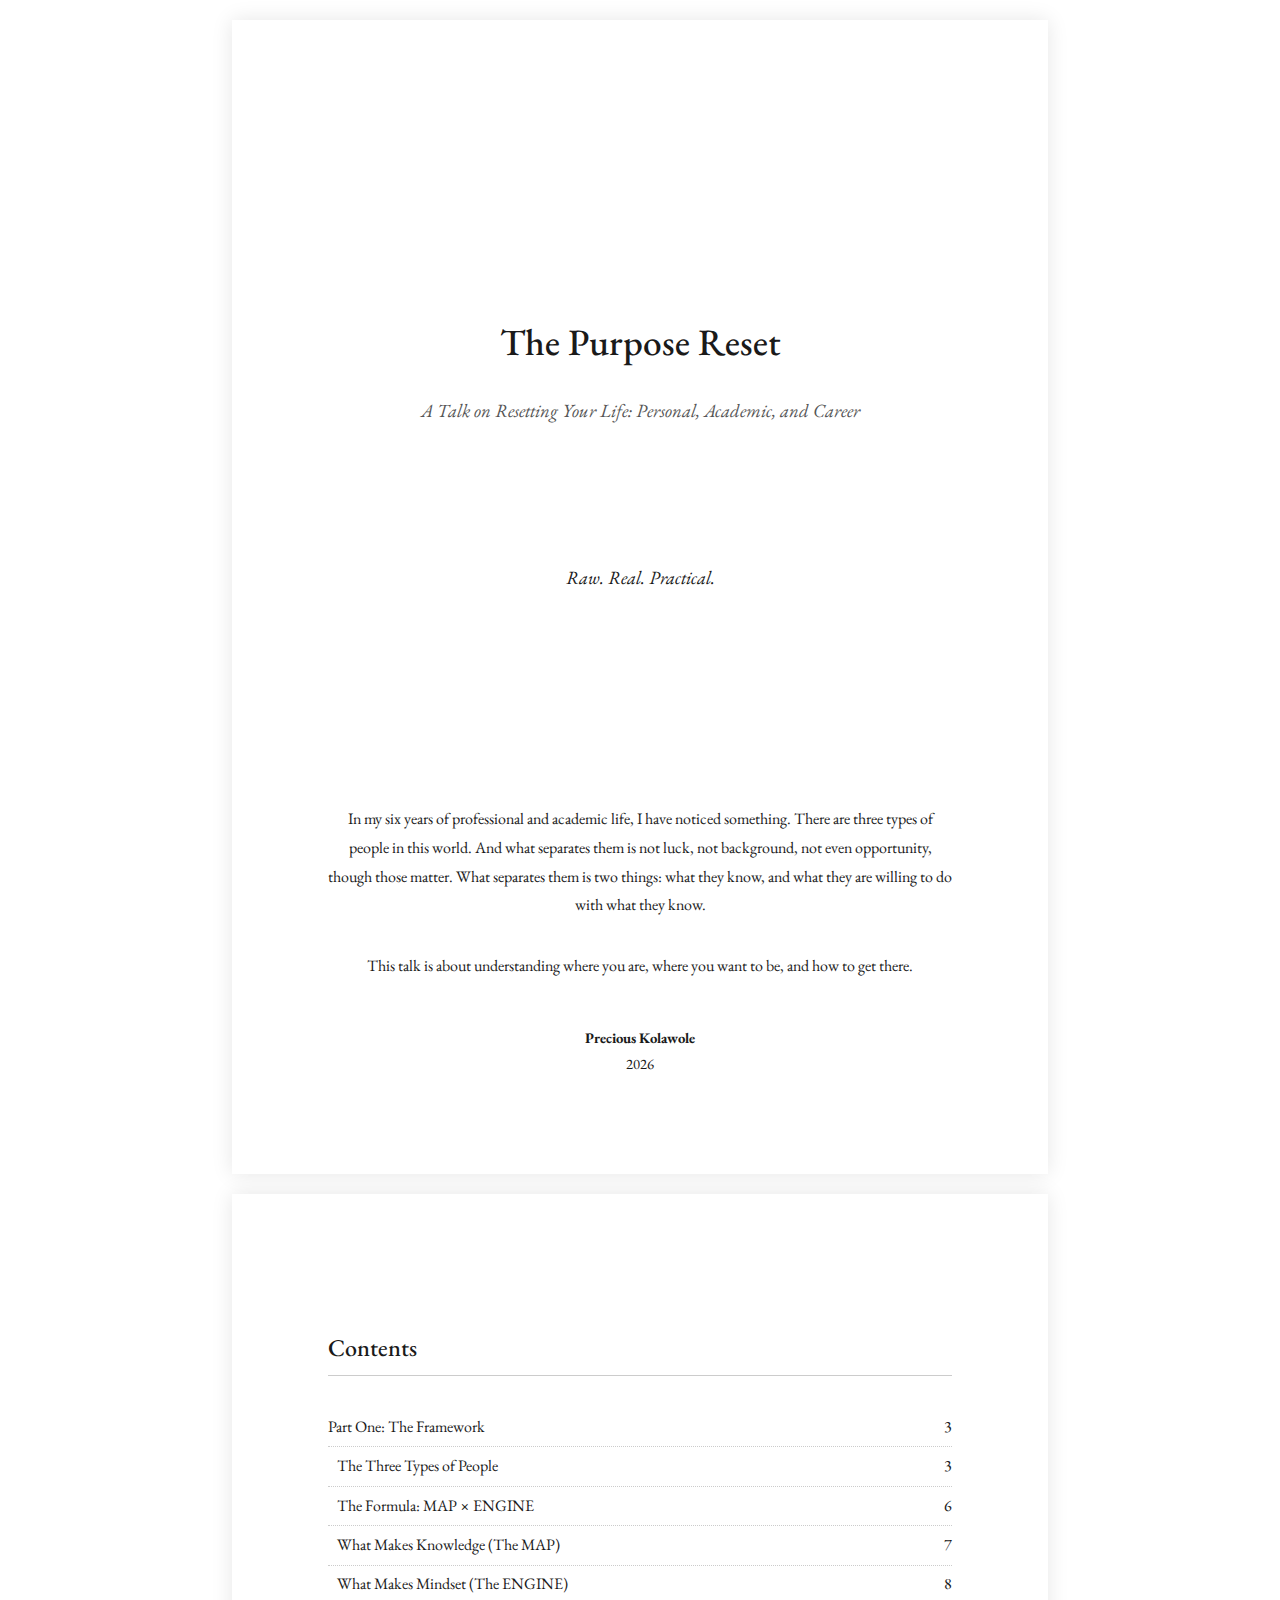
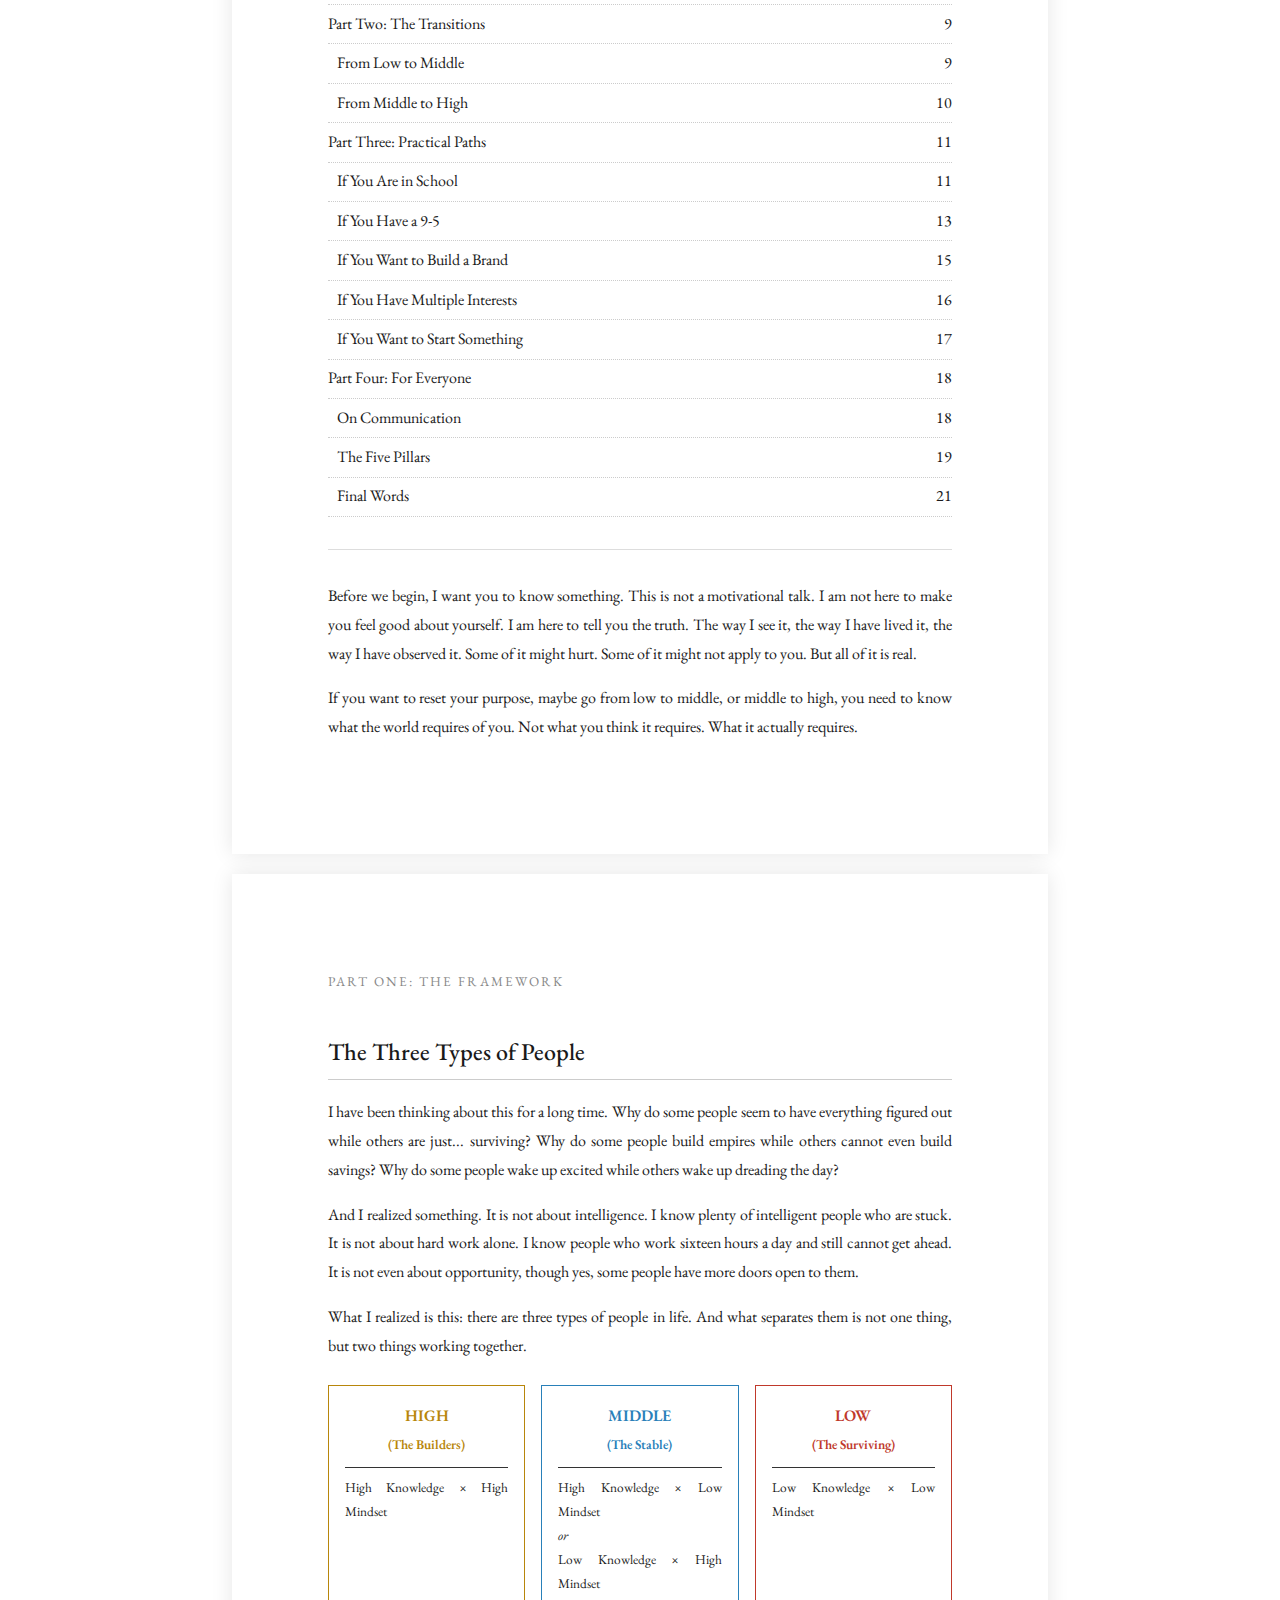
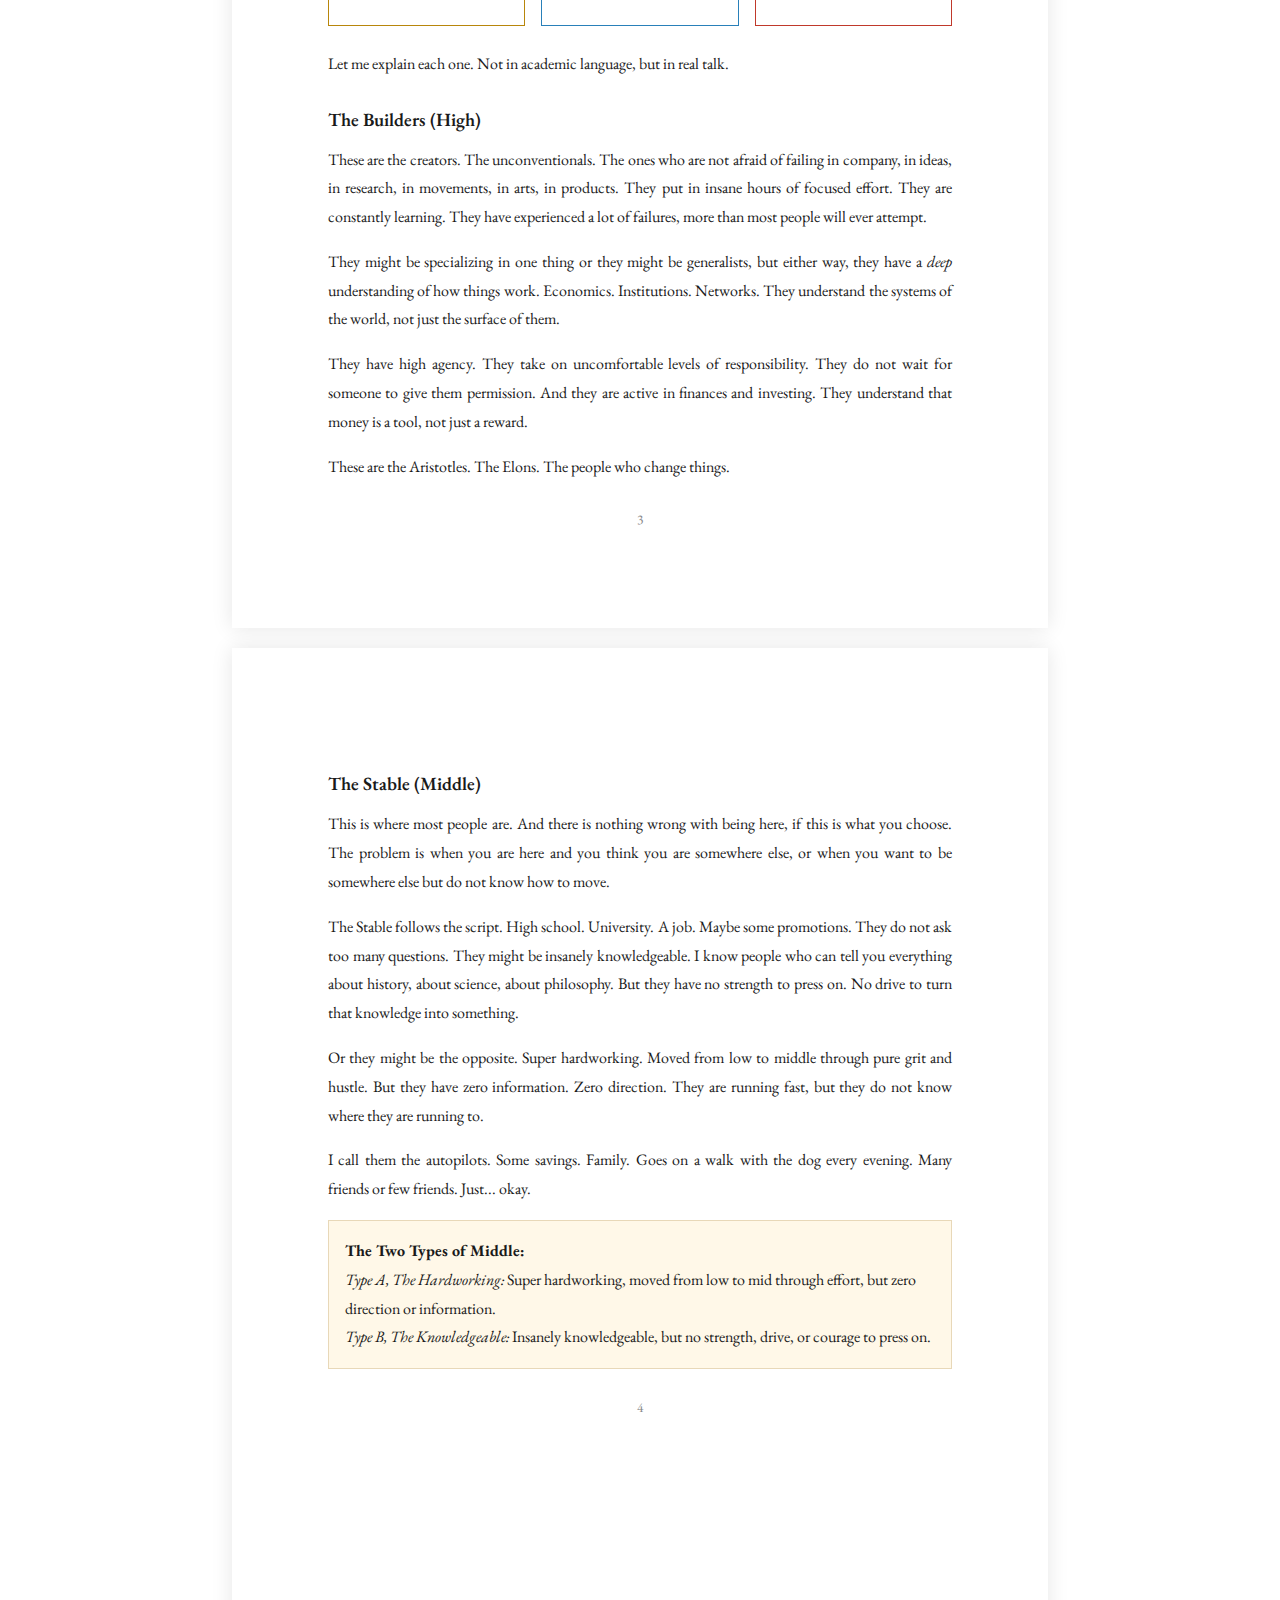
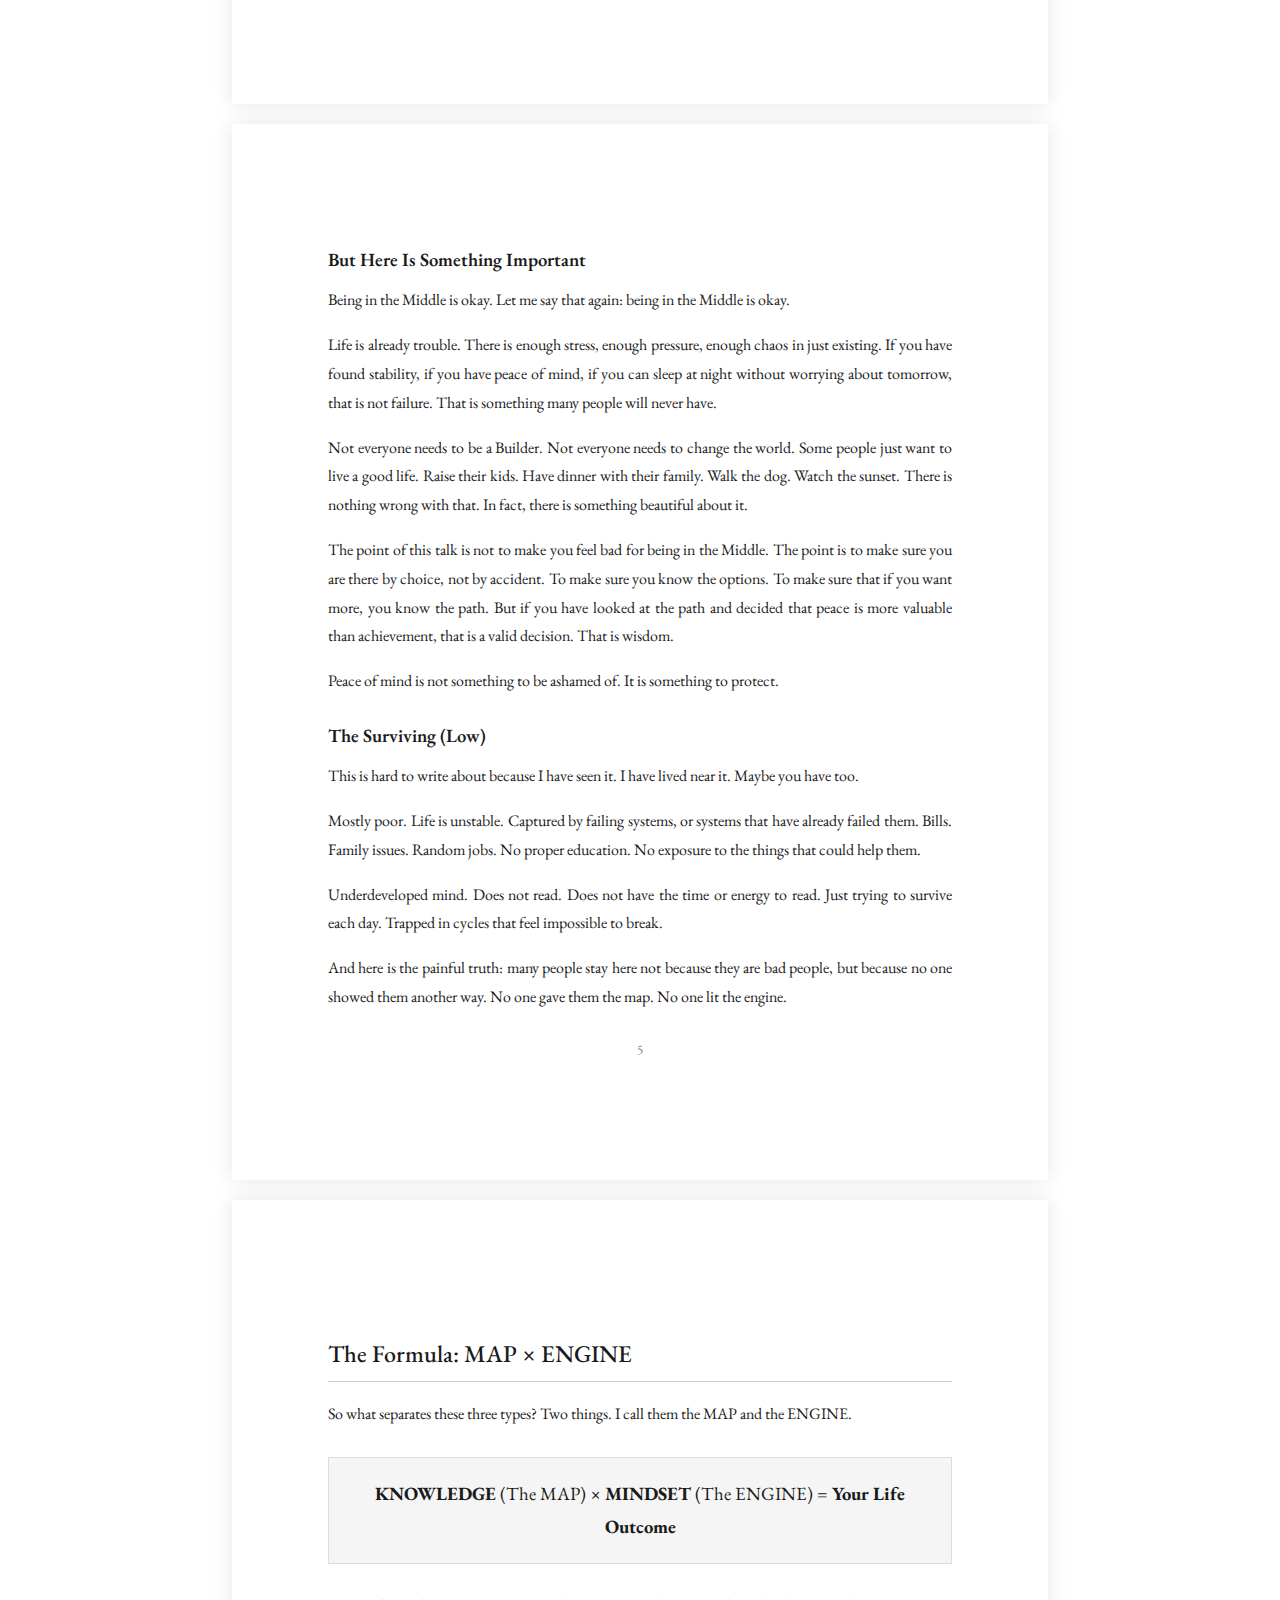
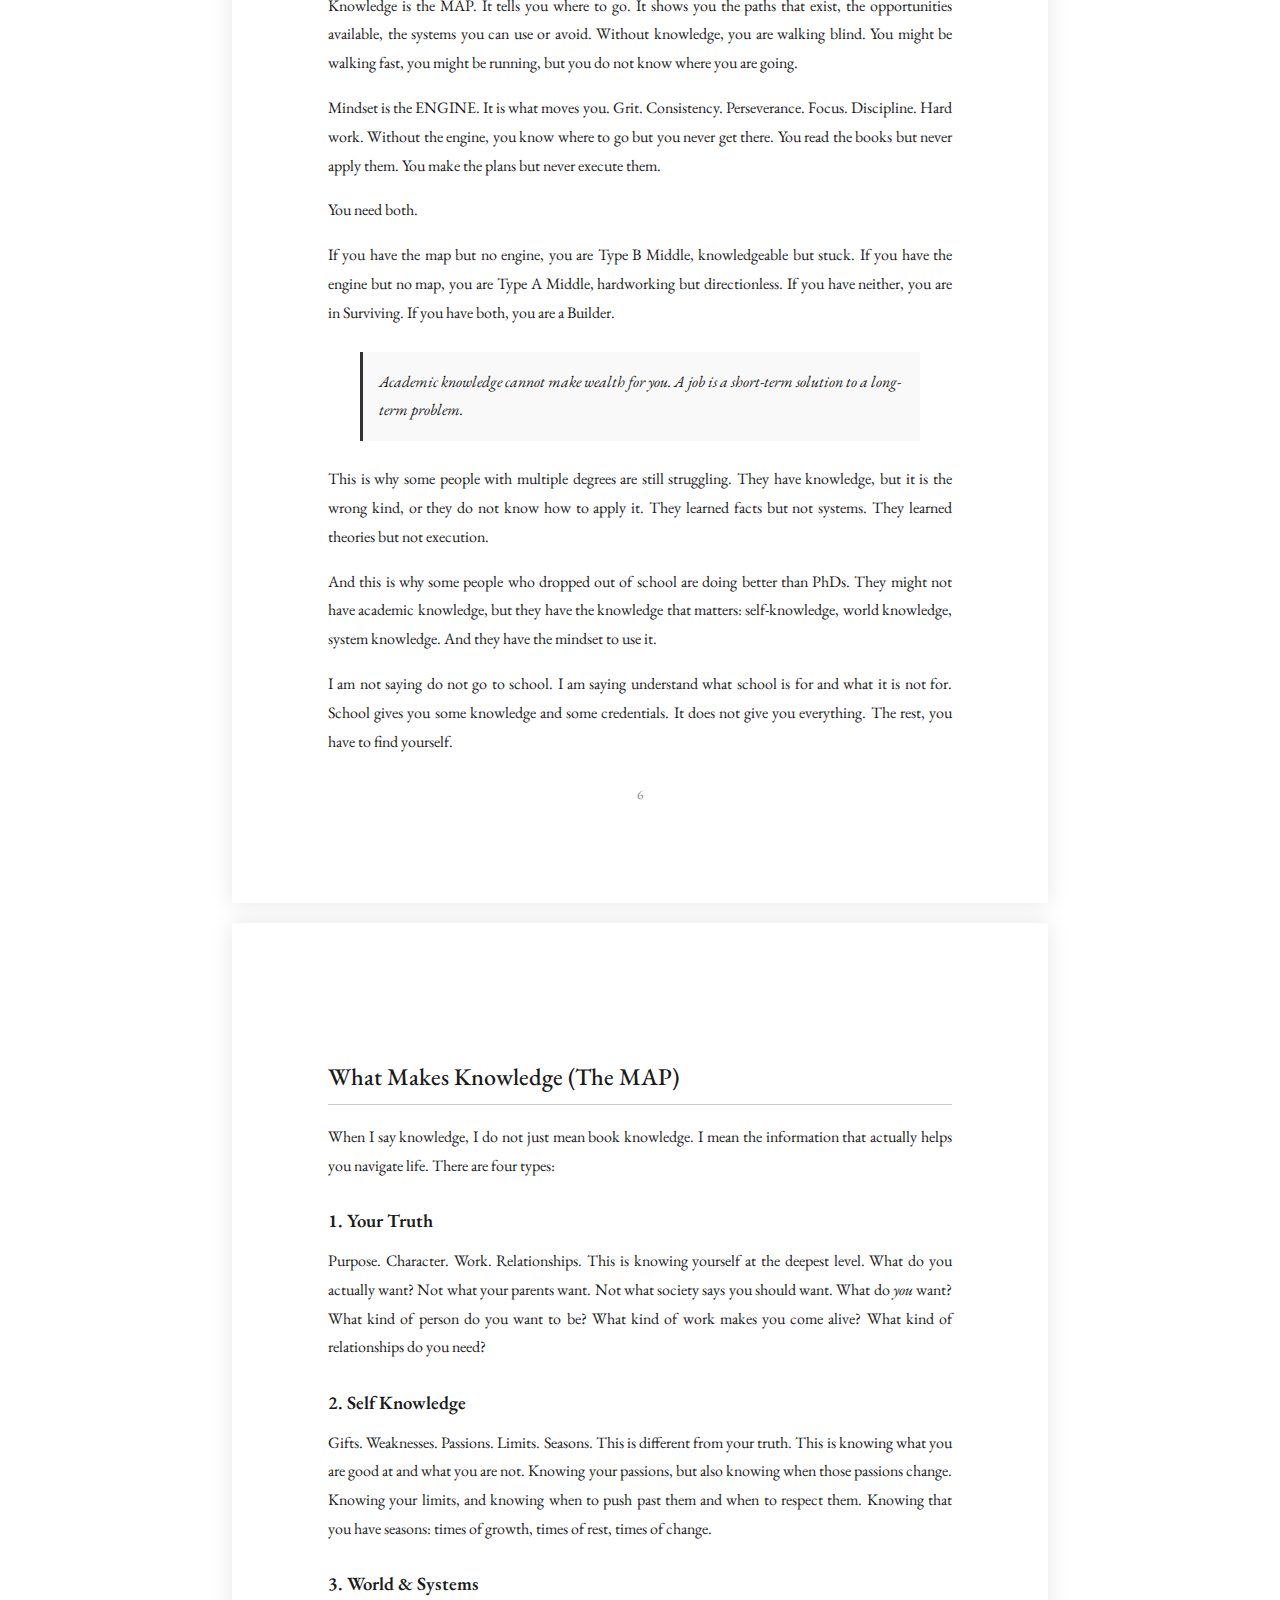
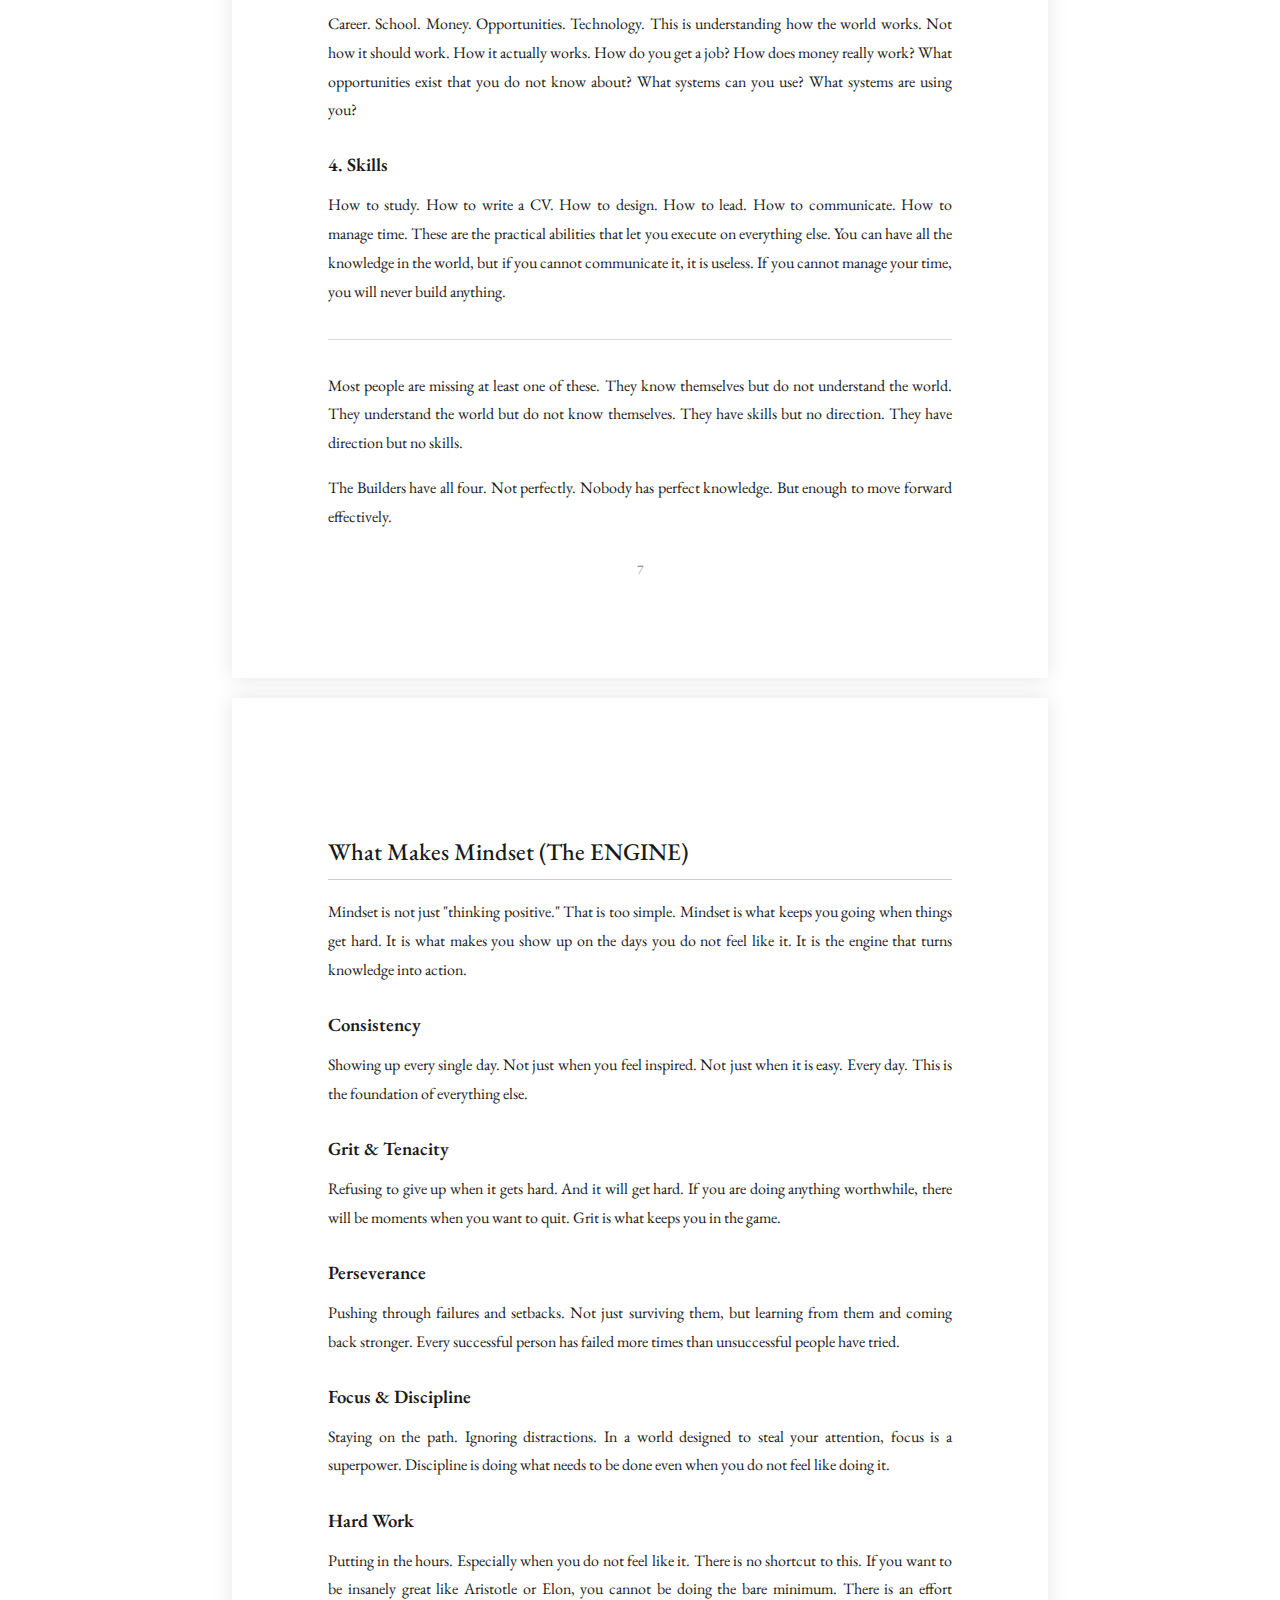
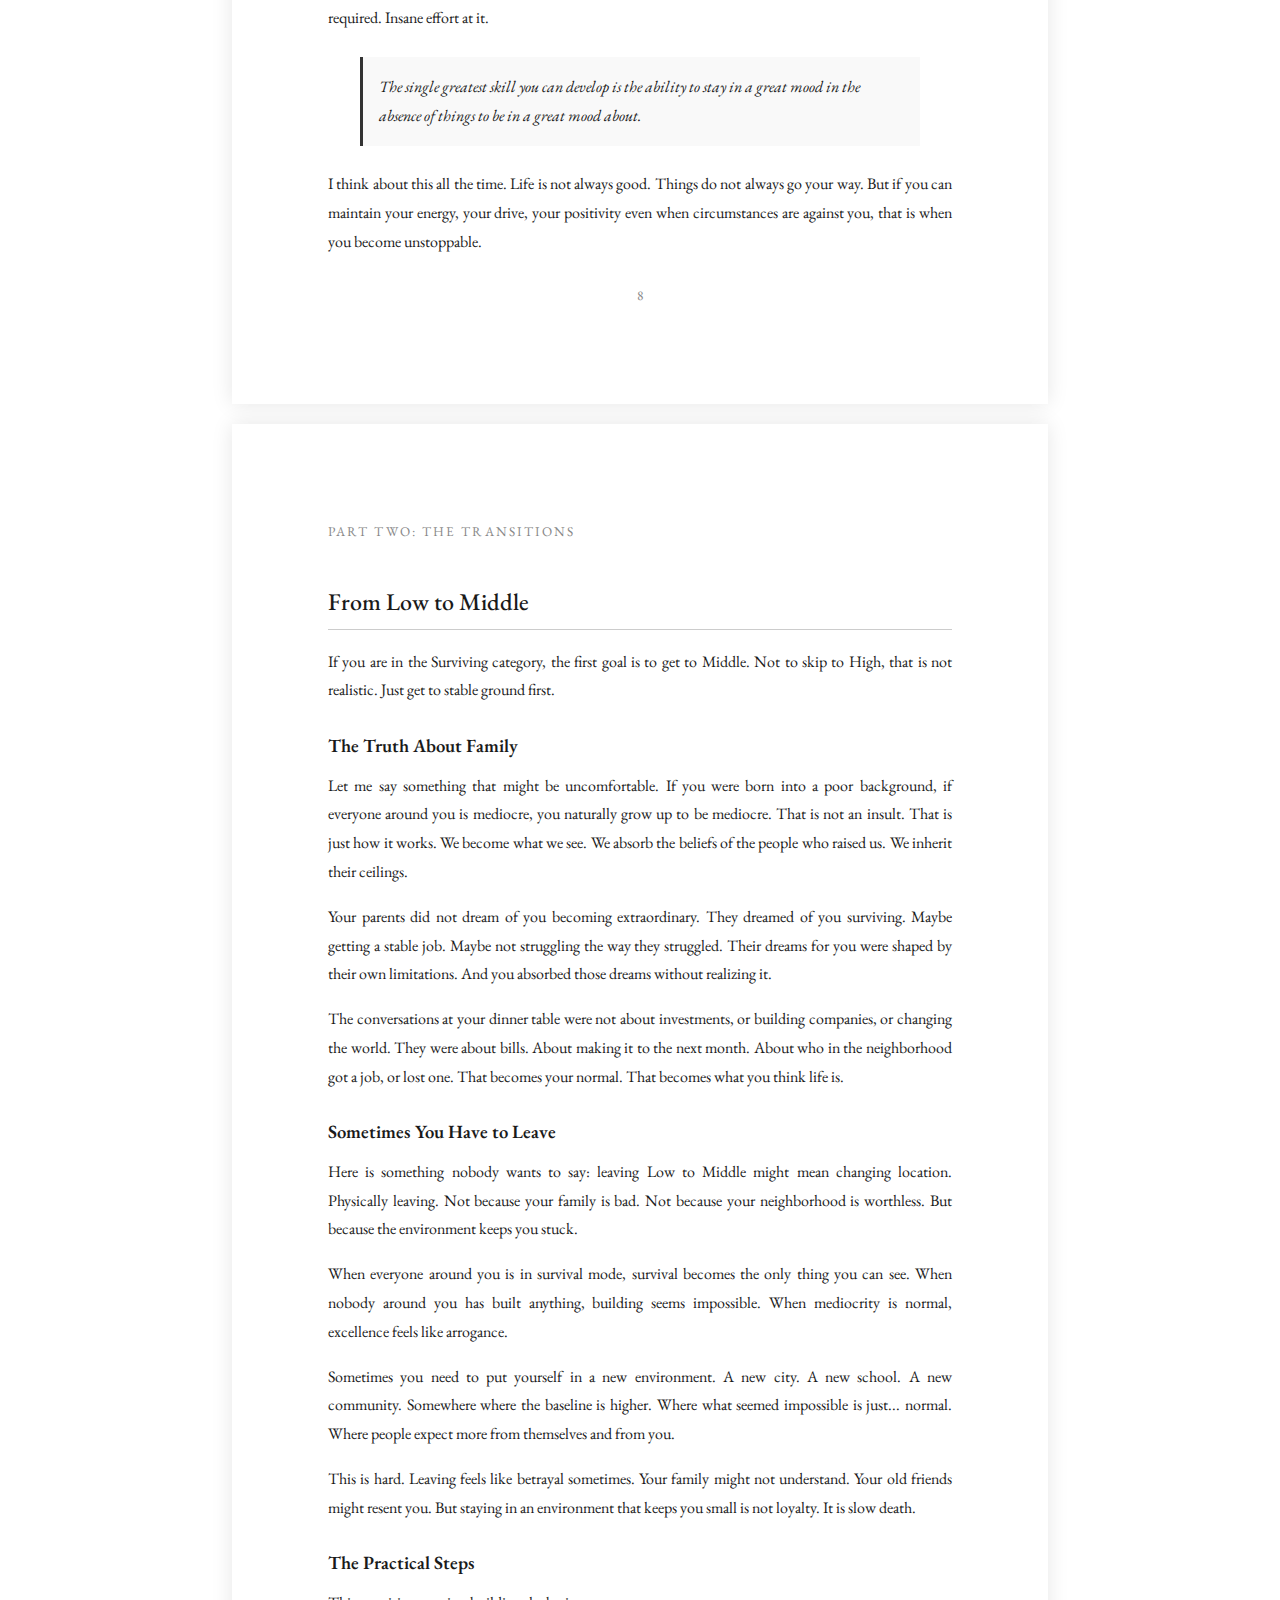
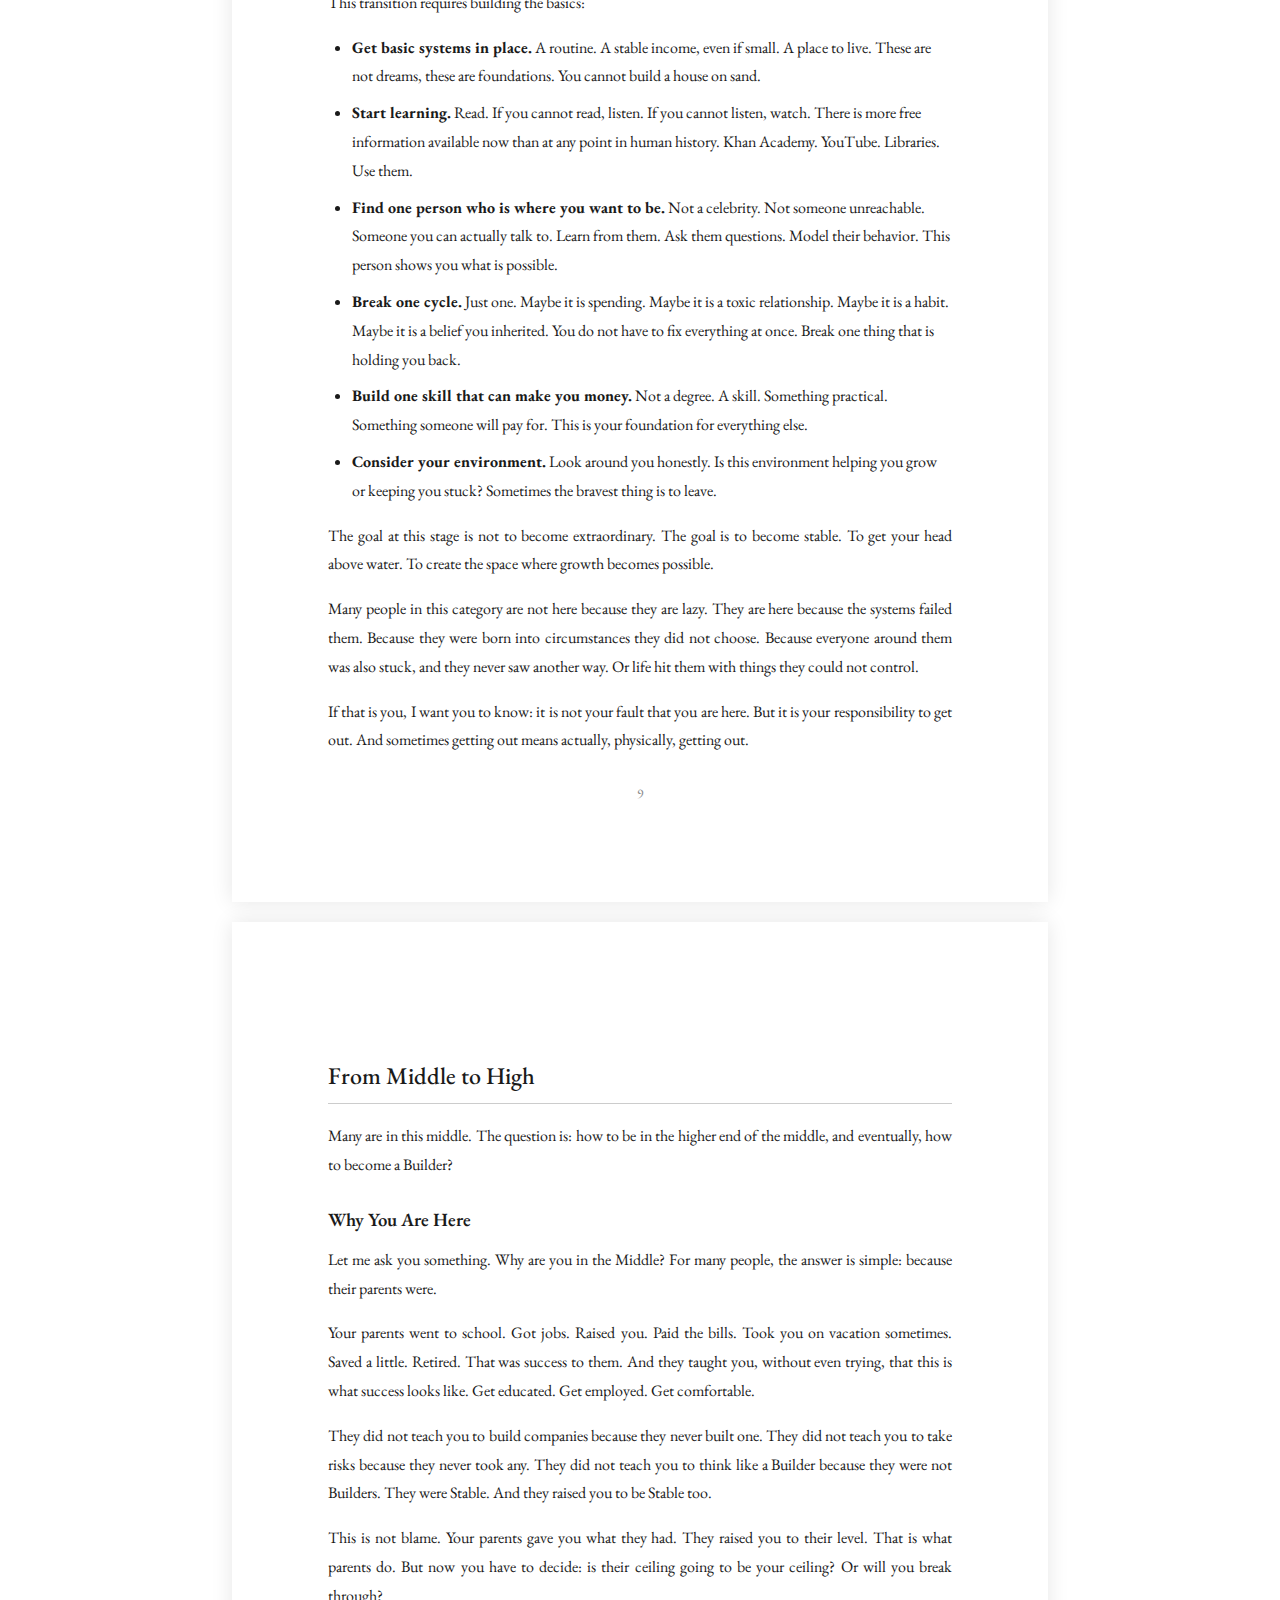
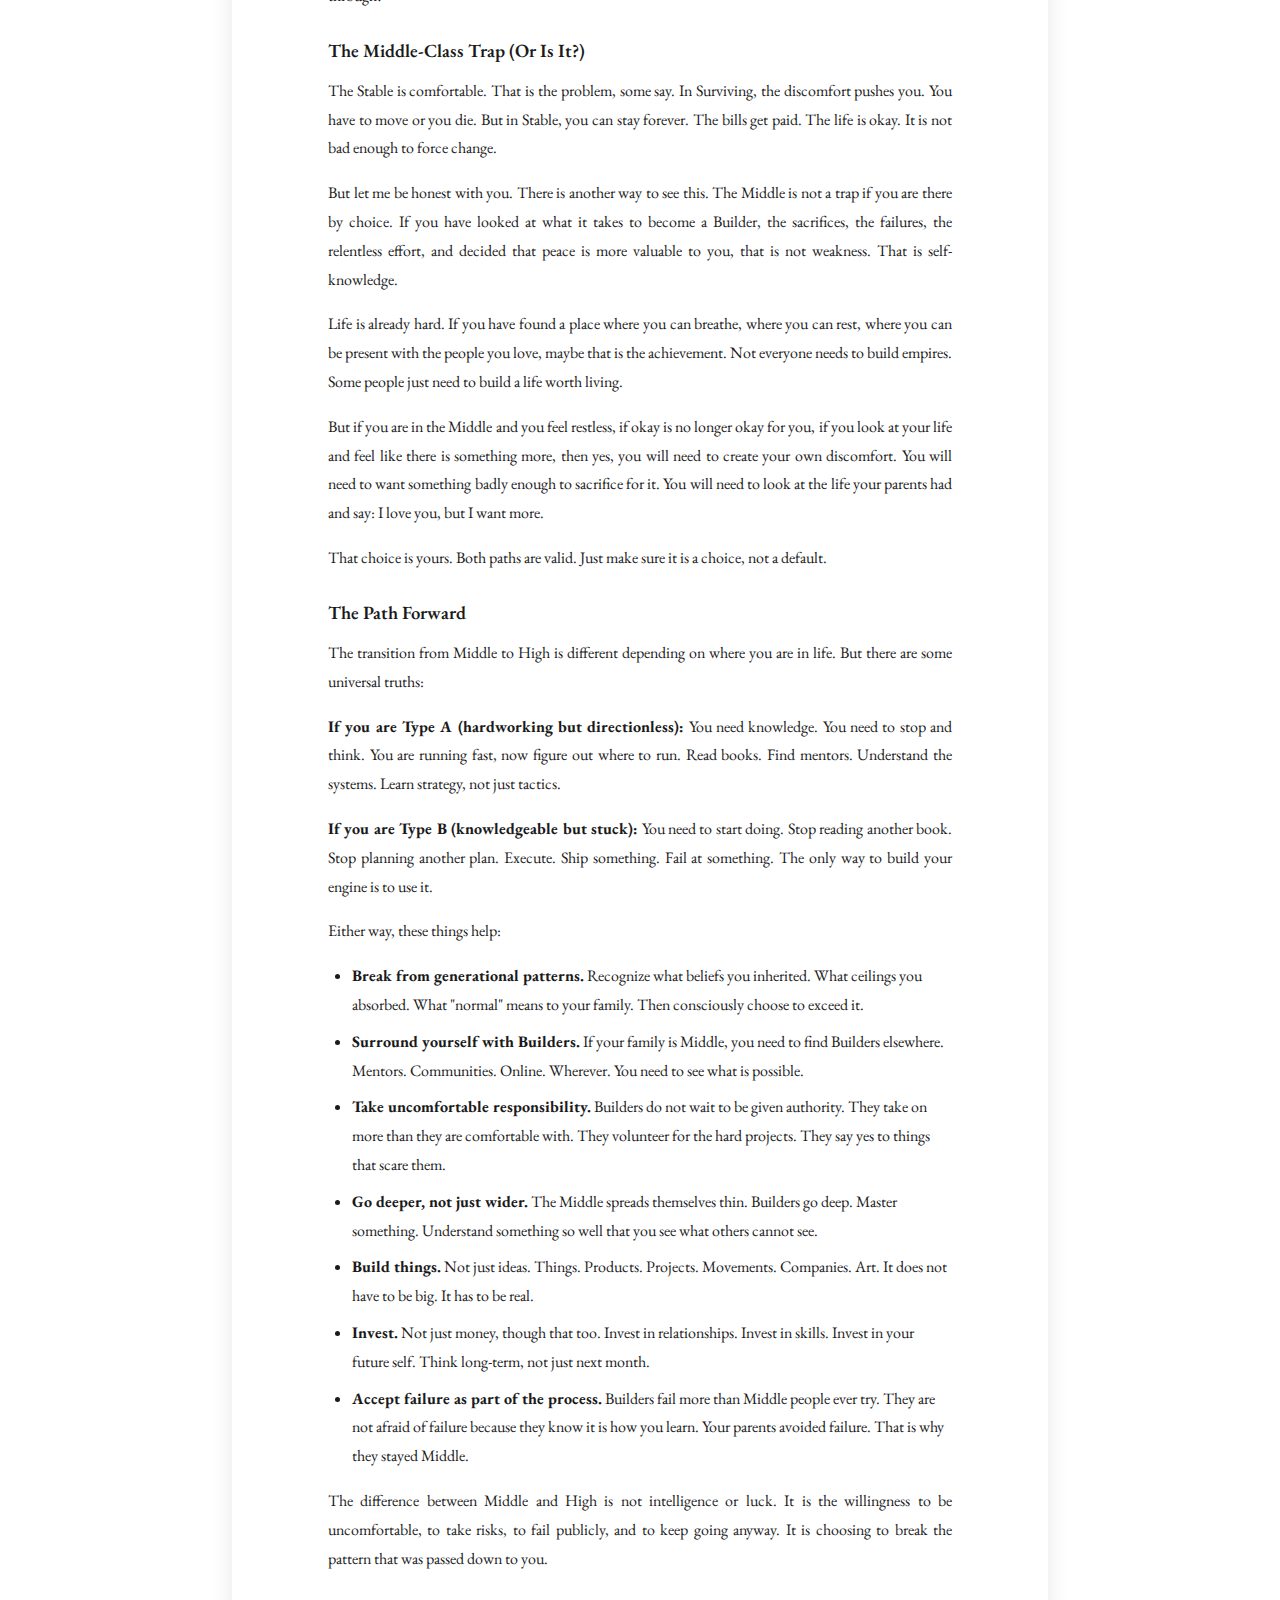
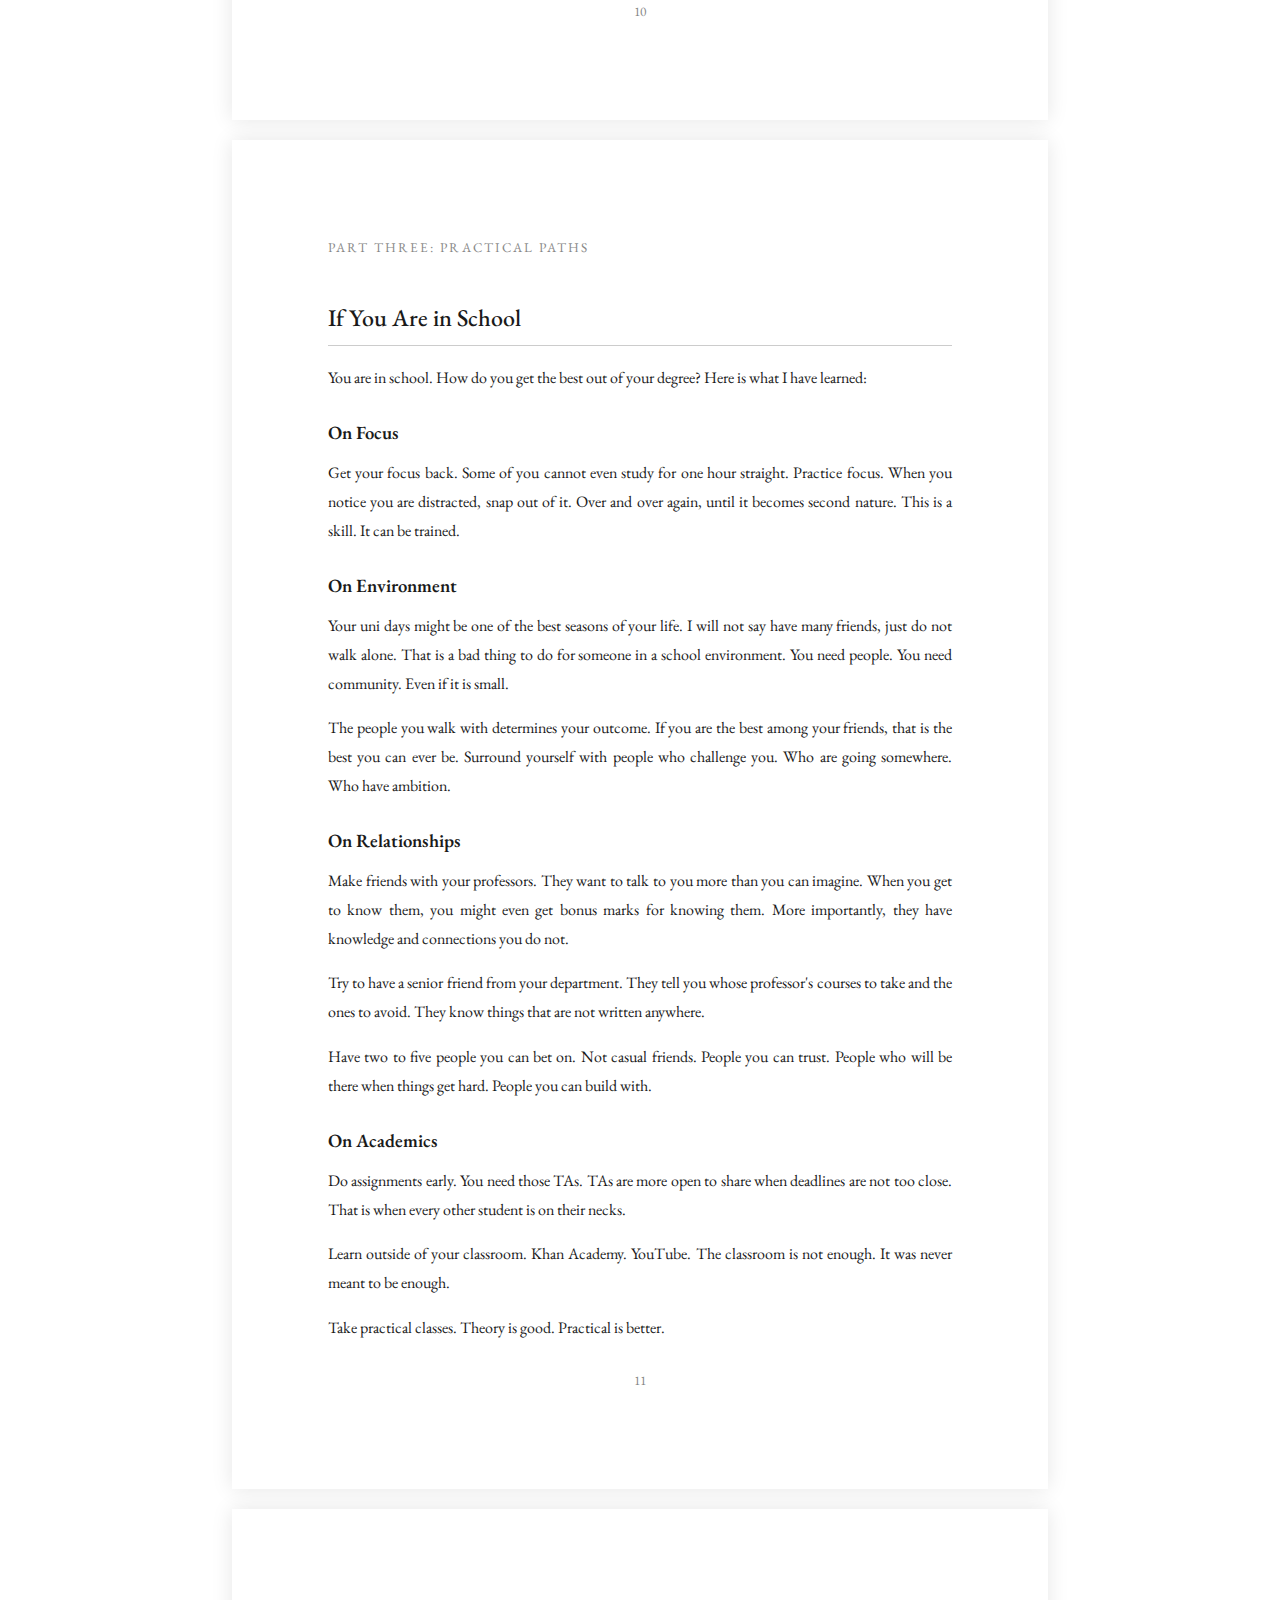
<file: purpose-reset-talk.html>
<!DOCTYPE html>
<html lang="en">
<head>
  <meta charset="UTF-8">
  <meta name="viewport" content="width=device-width, initial-scale=1.0">
  <title>The Purpose Reset: A Talk on Resetting Your Life</title>
  <style>
    @import url('https://fonts.googleapis.com/css2?family=EB+Garamond:ital,wght@0,400;0,500;0,600;1,400;1,500&display=swap');
    
    * {
      margin: 0;
      padding: 0;
      box-sizing: border-box;
    }
    
    body {
      font-family: 'EB Garamond', Georgia, serif;
      font-size: 12pt;
      line-height: 1.8;
      color: #1a1a1a;
      background: #fff;
    }
    
    .page {
      width: 8.5in;
      min-height: 11in;
      padding: 1in;
      margin: 0 auto;
      background: white;
      page-break-after: always;
    }
    
    @media print {
      body { background: white; }
      .page { 
        width: 100%; 
        min-height: auto;
        padding: 0.75in;
        margin: 0;
        page-break-after: always;
      }
    }
    
    @media screen {
      .page {
        box-shadow: 0 0 20px rgba(0,0,0,0.1);
        margin: 20px auto;
      }
    }
    
    h1 {
      font-size: 28pt;
      font-weight: 500;
      margin-bottom: 0.5em;
      text-align: center;
    }
    
    h2 {
      font-size: 18pt;
      font-weight: 500;
      margin-top: 1.5em;
      margin-bottom: 0.75em;
      border-bottom: 1px solid #ccc;
      padding-bottom: 0.25em;
    }
    
    h3 {
      font-size: 14pt;
      font-weight: 600;
      margin-top: 1.25em;
      margin-bottom: 0.5em;
    }
    
    p {
      margin-bottom: 1em;
      text-align: justify;
    }
    
    .subtitle {
      text-align: center;
      font-style: italic;
      font-size: 14pt;
      color: #555;
      margin-bottom: 2em;
    }
    
    .author {
      text-align: center;
      margin-top: 3em;
      font-size: 11pt;
    }
    
    .toc {
      margin: 2em 0;
    }
    
    .toc-item {
      display: flex;
      justify-content: space-between;
      padding: 0.3em 0;
      border-bottom: 1px dotted #ccc;
    }
    
    .quote {
      margin: 1.5em 2em;
      padding: 1em;
      border-left: 3px solid #333;
      font-style: italic;
      background: #f9f9f9;
    }
    
    .note {
      margin: 1em 0;
      padding: 1em;
      background: #fff8e8;
      border: 1px solid #e8d8b8;
    }
    
    ul, ol {
      margin-left: 1.5em;
      margin-bottom: 1em;
    }
    
    li {
      margin-bottom: 0.5em;
    }
    
    .diagram-box {
      border: 2px solid #333;
      padding: 1em;
      margin: 1.5em 0;
      text-align: center;
    }
    
    .three-columns {
      display: flex;
      gap: 1em;
      margin: 1.5em 0;
    }
    
    .column {
      flex: 1;
      border: 1px solid #333;
      padding: 1em;
    }
    
    .column h4 {
      text-align: center;
      font-weight: 600;
      margin-bottom: 0.5em;
      padding-bottom: 0.5em;
      border-bottom: 1px solid #333;
    }
    
    .column.high { border-color: #b8860b; }
    .column.high h4 { color: #b8860b; }
    .column.mid { border-color: #2980b9; }
    .column.mid h4 { color: #2980b9; }
    .column.low { border-color: #c0392b; }
    .column.low h4 { color: #c0392b; }
    
    .formula {
      text-align: center;
      font-size: 14pt;
      margin: 1.5em 0;
      padding: 1em;
      background: #f5f5f5;
      border: 1px solid #ddd;
    }
    
    .section-number {
      font-size: 10pt;
      color: #888;
      text-transform: uppercase;
      letter-spacing: 2px;
    }
    
    .page-number {
      text-align: center;
      font-size: 10pt;
      color: #888;
      margin-top: 2em;
    }
    
    hr {
      border: none;
      border-top: 1px solid #ddd;
      margin: 2em 0;
    }
    
    .small {
      font-size: 10pt;
    }
    
    .center {
      text-align: center;
    }
    
    .indent {
      margin-left: 2em;
    }
  </style>
</head>
<body>

<!-- ==================== PAGE 1: COVER ==================== -->
<div class="page">
  <div style="height: 2in;"></div>
  
  <h1>The Purpose Reset</h1>
  <p class="subtitle">A Talk on Resetting Your Life: Personal, Academic, and Career</p>
  
  <div style="height: 1in;"></div>
  
  <p class="center" style="font-size: 14pt;">
    <em>Raw. Real. Practical.</em>
  </p>
  
  <div style="height: 2in;"></div>
  
  <p class="center">
    In my six years of professional and academic life, I have noticed something. There are three types of people in this world. And what separates them is not luck, not background, not even opportunity, though those matter. What separates them is two things: what they know, and what they are willing to do with what they know.
  </p>
  
  <p class="center" style="margin-top: 2em;">
    This talk is about understanding where you are, where you want to be, and how to get there.
  </p>
  
  <div class="author">
    <strong>Precious Kolawole</strong><br>
    2026
  </div>
</div>

<!-- ==================== PAGE 2: TABLE OF CONTENTS ==================== -->
<div class="page">
  <h2>Contents</h2>
  
  <div class="toc">
    <div class="toc-item"><span>Part One: The Framework</span><span>3</span></div>
    <div class="toc-item"><span>&nbsp;&nbsp;&nbsp;The Three Types of People</span><span>3</span></div>
    <div class="toc-item"><span>&nbsp;&nbsp;&nbsp;The Formula: MAP × ENGINE</span><span>6</span></div>
    <div class="toc-item"><span>&nbsp;&nbsp;&nbsp;What Makes Knowledge (The MAP)</span><span>7</span></div>
    <div class="toc-item"><span>&nbsp;&nbsp;&nbsp;What Makes Mindset (The ENGINE)</span><span>8</span></div>
    <div class="toc-item"><span>Part Two: The Transitions</span><span>9</span></div>
    <div class="toc-item"><span>&nbsp;&nbsp;&nbsp;From Low to Middle</span><span>9</span></div>
    <div class="toc-item"><span>&nbsp;&nbsp;&nbsp;From Middle to High</span><span>10</span></div>
    <div class="toc-item"><span>Part Three: Practical Paths</span><span>11</span></div>
    <div class="toc-item"><span>&nbsp;&nbsp;&nbsp;If You Are in School</span><span>11</span></div>
    <div class="toc-item"><span>&nbsp;&nbsp;&nbsp;If You Have a 9-5</span><span>13</span></div>
    <div class="toc-item"><span>&nbsp;&nbsp;&nbsp;If You Want to Build a Brand</span><span>15</span></div>
    <div class="toc-item"><span>&nbsp;&nbsp;&nbsp;If You Have Multiple Interests</span><span>16</span></div>
    <div class="toc-item"><span>&nbsp;&nbsp;&nbsp;If You Want to Start Something</span><span>17</span></div>
    <div class="toc-item"><span>Part Four: For Everyone</span><span>18</span></div>
    <div class="toc-item"><span>&nbsp;&nbsp;&nbsp;On Communication</span><span>18</span></div>
    <div class="toc-item"><span>&nbsp;&nbsp;&nbsp;The Five Pillars</span><span>19</span></div>
    <div class="toc-item"><span>&nbsp;&nbsp;&nbsp;Final Words</span><span>21</span></div>
  </div>
  
  <hr>
  
  <p style="margin-top: 2em;">
    Before we begin, I want you to know something. This is not a motivational talk. I am not here to make you feel good about yourself. I am here to tell you the truth. The way I see it, the way I have lived it, the way I have observed it. Some of it might hurt. Some of it might not apply to you. But all of it is real.
  </p>
  
  <p>
    If you want to reset your purpose, maybe go from low to middle, or middle to high, you need to know what the world requires of you. Not what you think it requires. What it actually requires.
  </p>
</div>

<!-- ==================== PAGE 3: THE THREE TYPES ==================== -->
<div class="page">
  <p class="section-number">Part One: The Framework</p>
  <h2>The Three Types of People</h2>
  
  <p>
    I have been thinking about this for a long time. Why do some people seem to have everything figured out while others are just... surviving? Why do some people build empires while others cannot even build savings? Why do some people wake up excited while others wake up dreading the day?
  </p>
  
  <p>
    And I realized something. It is not about intelligence. I know plenty of intelligent people who are stuck. It is not about hard work alone. I know people who work sixteen hours a day and still cannot get ahead. It is not even about opportunity, though yes, some people have more doors open to them.
  </p>
  
  <p>
    What I realized is this: there are three types of people in life. And what separates them is not one thing, but two things working together.
  </p>
  
  <div class="three-columns">
    <div class="column high">
      <h4>HIGH<br><small>(The Builders)</small></h4>
      <p class="small">High Knowledge × High Mindset</p>
    </div>
    <div class="column mid">
      <h4>MIDDLE<br><small>(The Stable)</small></h4>
      <p class="small">High Knowledge × Low Mindset<br><em>or</em><br>Low Knowledge × High Mindset</p>
    </div>
    <div class="column low">
      <h4>LOW<br><small>(The Surviving)</small></h4>
      <p class="small">Low Knowledge × Low Mindset</p>
    </div>
  </div>
  
  <p>
    Let me explain each one. Not in academic language, but in real talk.
  </p>
  
  <h3>The Builders (High)</h3>
  
  <p>
    These are the creators. The unconventionals. The ones who are not afraid of failing in company, in ideas, in research, in movements, in arts, in products. They put in insane hours of focused effort. They are constantly learning. They have experienced a lot of failures, more than most people will ever attempt.
  </p>
  
  <p>
    They might be specializing in one thing or they might be generalists, but either way, they have a <em>deep</em> understanding of how things work. Economics. Institutions. Networks. They understand the systems of the world, not just the surface of them.
  </p>
  
  <p>
    They have high agency. They take on uncomfortable levels of responsibility. They do not wait for someone to give them permission. And they are active in finances and investing. They understand that money is a tool, not just a reward.
  </p>
  
  <p>
    These are the Aristotles. The Elons. The people who change things.
  </p>
  
  <div class="page-number">3</div>
</div>

<!-- ==================== PAGE 4: THE STABLE ==================== -->
<div class="page">
  <h3>The Stable (Middle)</h3>
  
  <p>
    This is where most people are. And there is nothing wrong with being here, if this is what you choose. The problem is when you are here and you think you are somewhere else, or when you want to be somewhere else but do not know how to move.
  </p>
  
  <p>
    The Stable follows the script. High school. University. A job. Maybe some promotions. They do not ask too many questions. They might be insanely knowledgeable. I know people who can tell you everything about history, about science, about philosophy. But they have no strength to press on. No drive to turn that knowledge into something.
  </p>
  
  <p>
    Or they might be the opposite. Super hardworking. Moved from low to middle through pure grit and hustle. But they have zero information. Zero direction. They are running fast, but they do not know where they are running to.
  </p>
  
  <p>
    I call them the autopilots. Some savings. Family. Goes on a walk with the dog every evening. Many friends or few friends. Just... okay.
  </p>
  
  <div class="note">
    <strong>The Two Types of Middle:</strong><br>
    <em>Type A, The Hardworking:</em> Super hardworking, moved from low to mid through effort, but zero direction or information.<br>
    <em>Type B, The Knowledgeable:</em> Insanely knowledgeable, but no strength, drive, or courage to press on.
  </div>
  
  <div class="page-number">4</div>
</div>

<!-- ==================== PAGE 5: MIDDLE IS OKAY + SURVIVING ==================== -->
<div class="page">
  <h3>But Here Is Something Important</h3>
  
  <p>
    Being in the Middle is okay. Let me say that again: being in the Middle is okay.
  </p>
  
  <p>
    Life is already trouble. There is enough stress, enough pressure, enough chaos in just existing. If you have found stability, if you have peace of mind, if you can sleep at night without worrying about tomorrow, that is not failure. That is something many people will never have.
  </p>
  
  <p>
    Not everyone needs to be a Builder. Not everyone needs to change the world. Some people just want to live a good life. Raise their kids. Have dinner with their family. Walk the dog. Watch the sunset. There is nothing wrong with that. In fact, there is something beautiful about it.
  </p>
  
  <p>
    The point of this talk is not to make you feel bad for being in the Middle. The point is to make sure you are there by choice, not by accident. To make sure you know the options. To make sure that if you want more, you know the path. But if you have looked at the path and decided that peace is more valuable than achievement, that is a valid decision. That is wisdom.
  </p>
  
  <p>
    Peace of mind is not something to be ashamed of. It is something to protect.
  </p>
  
  <h3>The Surviving (Low)</h3>
  
  <p>
    This is hard to write about because I have seen it. I have lived near it. Maybe you have too.
  </p>
  
  <p>
    Mostly poor. Life is unstable. Captured by failing systems, or systems that have already failed them. Bills. Family issues. Random jobs. No proper education. No exposure to the things that could help them.
  </p>
  
  <p>
    Underdeveloped mind. Does not read. Does not have the time or energy to read. Just trying to survive each day. Trapped in cycles that feel impossible to break.
  </p>
  
  <p>
    And here is the painful truth: many people stay here not because they are bad people, but because no one showed them another way. No one gave them the map. No one lit the engine.
  </p>
  
  <div class="page-number">5</div>
</div>

<!-- ==================== PAGE 6: THE FORMULA ==================== -->
<div class="page">
  <h2>The Formula: MAP × ENGINE</h2>
  
  <p>
    So what separates these three types? Two things. I call them the MAP and the ENGINE.
  </p>
  
  <div class="formula">
    <strong>KNOWLEDGE</strong> (The MAP) × <strong>MINDSET</strong> (The ENGINE) = <strong>Your Life Outcome</strong>
  </div>
  
  <p>
    Knowledge is the MAP. It tells you where to go. It shows you the paths that exist, the opportunities available, the systems you can use or avoid. Without knowledge, you are walking blind. You might be walking fast, you might be running, but you do not know where you are going.
  </p>
  
  <p>
    Mindset is the ENGINE. It is what moves you. Grit. Consistency. Perseverance. Focus. Discipline. Hard work. Without the engine, you know where to go but you never get there. You read the books but never apply them. You make the plans but never execute them.
  </p>
  
  <p>
    You need both.
  </p>
  
  <p>
    If you have the map but no engine, you are Type B Middle, knowledgeable but stuck. If you have the engine but no map, you are Type A Middle, hardworking but directionless. If you have neither, you are in Surviving. If you have both, you are a Builder.
  </p>
  
  <div class="quote">
    Academic knowledge cannot make wealth for you. A job is a short-term solution to a long-term problem.
  </div>
  
  <p>
    This is why some people with multiple degrees are still struggling. They have knowledge, but it is the wrong kind, or they do not know how to apply it. They learned facts but not systems. They learned theories but not execution.
  </p>
  
  <p>
    And this is why some people who dropped out of school are doing better than PhDs. They might not have academic knowledge, but they have the knowledge that matters: self-knowledge, world knowledge, system knowledge. And they have the mindset to use it.
  </p>
  
  <p>
    I am not saying do not go to school. I am saying understand what school is for and what it is not for. School gives you some knowledge and some credentials. It does not give you everything. The rest, you have to find yourself.
  </p>
  
  <div class="page-number">6</div>
</div>

<!-- ==================== PAGE 7: WHAT MAKES KNOWLEDGE ==================== -->
<div class="page">
  <h2>What Makes Knowledge (The MAP)</h2>
  
  <p>
    When I say knowledge, I do not just mean book knowledge. I mean the information that actually helps you navigate life. There are four types:
  </p>
  
  <h3>1. Your Truth</h3>
  <p>
    Purpose. Character. Work. Relationships. This is knowing yourself at the deepest level. What do you actually want? Not what your parents want. Not what society says you should want. What do <em>you</em> want? What kind of person do you want to be? What kind of work makes you come alive? What kind of relationships do you need?
  </p>
  
  <h3>2. Self Knowledge</h3>
  <p>
    Gifts. Weaknesses. Passions. Limits. Seasons. This is different from your truth. This is knowing what you are good at and what you are not. Knowing your passions, but also knowing when those passions change. Knowing your limits, and knowing when to push past them and when to respect them. Knowing that you have seasons: times of growth, times of rest, times of change.
  </p>
  
  <h3>3. World & Systems</h3>
  <p>
    Career. School. Money. Opportunities. Technology. This is understanding how the world works. Not how it should work. How it actually works. How do you get a job? How does money really work? What opportunities exist that you do not know about? What systems can you use? What systems are using you?
  </p>
  
  <h3>4. Skills</h3>
  <p>
    How to study. How to write a CV. How to design. How to lead. How to communicate. How to manage time. These are the practical abilities that let you execute on everything else. You can have all the knowledge in the world, but if you cannot communicate it, it is useless. If you cannot manage your time, you will never build anything.
  </p>
  
  <hr>
  
  <p>
    Most people are missing at least one of these. They know themselves but do not understand the world. They understand the world but do not know themselves. They have skills but no direction. They have direction but no skills.
  </p>
  
  <p>
    The Builders have all four. Not perfectly. Nobody has perfect knowledge. But enough to move forward effectively.
  </p>
  
  <div class="page-number">7</div>
</div>

<!-- ==================== PAGE 8: WHAT MAKES MINDSET ==================== -->
<div class="page">
  <h2>What Makes Mindset (The ENGINE)</h2>
  
  <p>
    Mindset is not just "thinking positive." That is too simple. Mindset is what keeps you going when things get hard. It is what makes you show up on the days you do not feel like it. It is the engine that turns knowledge into action.
  </p>
  
  <h3>Consistency</h3>
  <p>
    Showing up every single day. Not just when you feel inspired. Not just when it is easy. Every day. This is the foundation of everything else.
  </p>
  
  <h3>Grit & Tenacity</h3>
  <p>
    Refusing to give up when it gets hard. And it will get hard. If you are doing anything worthwhile, there will be moments when you want to quit. Grit is what keeps you in the game.
  </p>
  
  <h3>Perseverance</h3>
  <p>
    Pushing through failures and setbacks. Not just surviving them, but learning from them and coming back stronger. Every successful person has failed more times than unsuccessful people have tried.
  </p>
  
  <h3>Focus & Discipline</h3>
  <p>
    Staying on the path. Ignoring distractions. In a world designed to steal your attention, focus is a superpower. Discipline is doing what needs to be done even when you do not feel like doing it.
  </p>
  
  <h3>Hard Work</h3>
  <p>
    Putting in the hours. Especially when you do not feel like it. There is no shortcut to this. If you want to be insanely great like Aristotle or Elon, you cannot be doing the bare minimum. There is an effort required. Insane effort at it.
  </p>
  
  <div class="quote">
    The single greatest skill you can develop is the ability to stay in a great mood in the absence of things to be in a great mood about.
  </div>
  
  <p>
    I think about this all the time. Life is not always good. Things do not always go your way. But if you can maintain your energy, your drive, your positivity even when circumstances are against you, that is when you become unstoppable.
  </p>
  
  <div class="page-number">8</div>
</div>

<!-- ==================== PAGE 9: FROM LOW TO MIDDLE ==================== -->
<div class="page">
  <p class="section-number">Part Two: The Transitions</p>
  <h2>From Low to Middle</h2>
  
  <p>
    If you are in the Surviving category, the first goal is to get to Middle. Not to skip to High, that is not realistic. Just get to stable ground first.
  </p>
  
  <h3>The Truth About Family</h3>
  
  <p>
    Let me say something that might be uncomfortable. If you were born into a poor background, if everyone around you is mediocre, you naturally grow up to be mediocre. That is not an insult. That is just how it works. We become what we see. We absorb the beliefs of the people who raised us. We inherit their ceilings.
  </p>
  
  <p>
    Your parents did not dream of you becoming extraordinary. They dreamed of you surviving. Maybe getting a stable job. Maybe not struggling the way they struggled. Their dreams for you were shaped by their own limitations. And you absorbed those dreams without realizing it.
  </p>
  
  <p>
    The conversations at your dinner table were not about investments, or building companies, or changing the world. They were about bills. About making it to the next month. About who in the neighborhood got a job, or lost one. That becomes your normal. That becomes what you think life is.
  </p>
  
  <h3>Sometimes You Have to Leave</h3>
  
  <p>
    Here is something nobody wants to say: leaving Low to Middle might mean changing location. Physically leaving. Not because your family is bad. Not because your neighborhood is worthless. But because the environment keeps you stuck.
  </p>
  
  <p>
    When everyone around you is in survival mode, survival becomes the only thing you can see. When nobody around you has built anything, building seems impossible. When mediocrity is normal, excellence feels like arrogance.
  </p>
  
  <p>
    Sometimes you need to put yourself in a new environment. A new city. A new school. A new community. Somewhere where the baseline is higher. Where what seemed impossible is just... normal. Where people expect more from themselves and from you.
  </p>
  
  <p>
    This is hard. Leaving feels like betrayal sometimes. Your family might not understand. Your old friends might resent you. But staying in an environment that keeps you small is not loyalty. It is slow death.
  </p>
  
  <h3>The Practical Steps</h3>
  
  <p>
    This transition requires building the basics:
  </p>
  
  <ul>
    <li><strong>Get basic systems in place.</strong> A routine. A stable income, even if small. A place to live. These are not dreams, these are foundations. You cannot build a house on sand.</li>
    <li><strong>Start learning.</strong> Read. If you cannot read, listen. If you cannot listen, watch. There is more free information available now than at any point in human history. Khan Academy. YouTube. Libraries. Use them.</li>
    <li><strong>Find one person who is where you want to be.</strong> Not a celebrity. Not someone unreachable. Someone you can actually talk to. Learn from them. Ask them questions. Model their behavior. This person shows you what is possible.</li>
    <li><strong>Break one cycle.</strong> Just one. Maybe it is spending. Maybe it is a toxic relationship. Maybe it is a habit. Maybe it is a belief you inherited. You do not have to fix everything at once. Break one thing that is holding you back.</li>
    <li><strong>Build one skill that can make you money.</strong> Not a degree. A skill. Something practical. Something someone will pay for. This is your foundation for everything else.</li>
    <li><strong>Consider your environment.</strong> Look around you honestly. Is this environment helping you grow or keeping you stuck? Sometimes the bravest thing is to leave.</li>
  </ul>
  
  <p>
    The goal at this stage is not to become extraordinary. The goal is to become stable. To get your head above water. To create the space where growth becomes possible.
  </p>
  
  <p>
    Many people in this category are not here because they are lazy. They are here because the systems failed them. Because they were born into circumstances they did not choose. Because everyone around them was also stuck, and they never saw another way. Or life hit them with things they could not control.
  </p>
  
  <p>
    If that is you, I want you to know: it is not your fault that you are here. But it is your responsibility to get out. And sometimes getting out means actually, physically, getting out.
  </p>
  
  <div class="page-number">9</div>
</div>

<!-- ==================== PAGE 10: FROM MIDDLE TO HIGH ==================== -->
<div class="page">
  <h2>From Middle to High</h2>
  
  <p>
    Many are in this middle. The question is: how to be in the higher end of the middle, and eventually, how to become a Builder?
  </p>
  
  <h3>Why You Are Here</h3>
  
  <p>
    Let me ask you something. Why are you in the Middle? For many people, the answer is simple: because their parents were.
  </p>
  
  <p>
    Your parents went to school. Got jobs. Raised you. Paid the bills. Took you on vacation sometimes. Saved a little. Retired. That was success to them. And they taught you, without even trying, that this is what success looks like. Get educated. Get employed. Get comfortable.
  </p>
  
  <p>
    They did not teach you to build companies because they never built one. They did not teach you to take risks because they never took any. They did not teach you to think like a Builder because they were not Builders. They were Stable. And they raised you to be Stable too.
  </p>
  
  <p>
    This is not blame. Your parents gave you what they had. They raised you to their level. That is what parents do. But now you have to decide: is their ceiling going to be your ceiling? Or will you break through?
  </p>
  
  <h3>The Middle-Class Trap (Or Is It?)</h3>
  
  <p>
    The Stable is comfortable. That is the problem, some say. In Surviving, the discomfort pushes you. You have to move or you die. But in Stable, you can stay forever. The bills get paid. The life is okay. It is not bad enough to force change.
  </p>
  
  <p>
    But let me be honest with you. There is another way to see this. The Middle is not a trap if you are there by choice. If you have looked at what it takes to become a Builder, the sacrifices, the failures, the relentless effort, and decided that peace is more valuable to you, that is not weakness. That is self-knowledge.
  </p>
  
  <p>
    Life is already hard. If you have found a place where you can breathe, where you can rest, where you can be present with the people you love, maybe that is the achievement. Not everyone needs to build empires. Some people just need to build a life worth living.
  </p>
  
  <p>
    But if you are in the Middle and you feel restless, if okay is no longer okay for you, if you look at your life and feel like there is something more, then yes, you will need to create your own discomfort. You will need to want something badly enough to sacrifice for it. You will need to look at the life your parents had and say: I love you, but I want more.
  </p>
  
  <p>
    That choice is yours. Both paths are valid. Just make sure it is a choice, not a default.
  </p>
  
  <h3>The Path Forward</h3>
  
  <p>
    The transition from Middle to High is different depending on where you are in life. But there are some universal truths:
  </p>
  
  <p>
    <strong>If you are Type A (hardworking but directionless):</strong> You need knowledge. You need to stop and think. You are running fast, now figure out where to run. Read books. Find mentors. Understand the systems. Learn strategy, not just tactics.
  </p>
  
  <p>
    <strong>If you are Type B (knowledgeable but stuck):</strong> You need to start doing. Stop reading another book. Stop planning another plan. Execute. Ship something. Fail at something. The only way to build your engine is to use it.
  </p>
  
  <p>
    Either way, these things help:
  </p>
  
  <ul>
    <li><strong>Break from generational patterns.</strong> Recognize what beliefs you inherited. What ceilings you absorbed. What "normal" means to your family. Then consciously choose to exceed it.</li>
    <li><strong>Surround yourself with Builders.</strong> If your family is Middle, you need to find Builders elsewhere. Mentors. Communities. Online. Wherever. You need to see what is possible.</li>
    <li><strong>Take uncomfortable responsibility.</strong> Builders do not wait to be given authority. They take on more than they are comfortable with. They volunteer for the hard projects. They say yes to things that scare them.</li>
    <li><strong>Go deeper, not just wider.</strong> The Middle spreads themselves thin. Builders go deep. Master something. Understand something so well that you see what others cannot see.</li>
    <li><strong>Build things.</strong> Not just ideas. Things. Products. Projects. Movements. Companies. Art. It does not have to be big. It has to be real.</li>
    <li><strong>Invest.</strong> Not just money, though that too. Invest in relationships. Invest in skills. Invest in your future self. Think long-term, not just next month.</li>
    <li><strong>Accept failure as part of the process.</strong> Builders fail more than Middle people ever try. They are not afraid of failure because they know it is how you learn. Your parents avoided failure. That is why they stayed Middle.</li>
  </ul>
  
  <p>
    The difference between Middle and High is not intelligence or luck. It is the willingness to be uncomfortable, to take risks, to fail publicly, and to keep going anyway. It is choosing to break the pattern that was passed down to you.
  </p>
  
  <div class="page-number">10</div>
</div>

<!-- ==================== PAGE 11: IF YOU ARE IN SCHOOL ==================== -->
<div class="page">
  <p class="section-number">Part Three: Practical Paths</p>
  <h2>If You Are in School</h2>
  
  <p>
    You are in school. How do you get the best out of your degree? Here is what I have learned:
  </p>
  
  <h3>On Focus</h3>
  <p>
    Get your focus back. Some of you cannot even study for one hour straight. Practice focus. When you notice you are distracted, snap out of it. Over and over again, until it becomes second nature. This is a skill. It can be trained.
  </p>
  
  <h3>On Environment</h3>
  <p>
    Your uni days might be one of the best seasons of your life. I will not say have many friends, just do not walk alone. That is a bad thing to do for someone in a school environment. You need people. You need community. Even if it is small.
  </p>
  
  <p>
    The people you walk with determines your outcome. If you are the best among your friends, that is the best you can ever be. Surround yourself with people who challenge you. Who are going somewhere. Who have ambition.
  </p>
  
  <h3>On Relationships</h3>
  <p>
    Make friends with your professors. They want to talk to you more than you can imagine. When you get to know them, you might even get bonus marks for knowing them. More importantly, they have knowledge and connections you do not.
  </p>
  
  <p>
    Try to have a senior friend from your department. They tell you whose professor's courses to take and the ones to avoid. They know things that are not written anywhere.
  </p>
  
  <p>
    Have two to five people you can bet on. Not casual friends. People you can trust. People who will be there when things get hard. People you can build with.
  </p>
  
  <h3>On Academics</h3>
  <p>
    Do assignments early. You need those TAs. TAs are more open to share when deadlines are not too close. That is when every other student is on their necks.
  </p>
  
  <p>
    Learn outside of your classroom. Khan Academy. YouTube. The classroom is not enough. It was never meant to be enough.
  </p>
  
  <p>
    Take practical classes. Theory is good. Practical is better.
  </p>
  
  <div class="page-number">11</div>
</div>

<!-- ==================== PAGE 12: IF YOU ARE IN SCHOOL (CONTINUED) ==================== -->
<div class="page">
  <h3>On Community</h3>
  <p>
    Join communities. Not always be in black communities or just your own kind. Join the intellectual ones, departmental ones, and participate. Expand your world. Meet people different from you. This is how you learn things you would never learn otherwise.
  </p>
  
  <h3>On Experience</h3>
  <p>
    In Canada, maybe try not to graduate without coop. Get work experience. The degree alone is not enough anymore. Employers want to see that you can actually do the work, not just study it.
  </p>
  
  <p>
    Learn to cold email. This is a skill that will serve you your entire life. The ability to reach out to someone you do not know and ask for something, advice, an opportunity, a connection, is incredibly powerful.
  </p>
  
  <p>
    Start something and volunteer. You need to learn execution. That is a good time to fail too. Failure in school has lower stakes than failure in the real world. Use that.
  </p>
  
  <h3>On Self-Discovery</h3>
  <p>
    Feel like you are not connected to your program? Is it too late to switch? If yes, learn outside of your degree. Start now. Do not wait until you graduate to realize you need different skills.
  </p>
  
  <p>
    Take breaks. That is the most free time of your life. Figure out what you are good at and bad at. Experiment. Try things. The things you discover about yourself now will guide you for decades.
  </p>
  
  <p>
    Find a professor who you think can help your life. Not just your grades. Your life. Someone who sees something in you. Someone who can open doors.
  </p>
  
  <h3>On Gratitude</h3>
  <p>
    Be grateful. You are in school. Many people would give anything to be where you are. Do not waste it complaining. Use it.
  </p>
  
  <div class="page-number">12</div>
</div>

<!-- ==================== PAGE 13: IF YOU HAVE A 9-5 ==================== -->
<div class="page">
  <h2>If You Have a 9-5</h2>
  
  <p>
    You have a job. How do you manage yourself in the corporate world? How do you not just survive but actually grow?
  </p>
  
  <h3>On Visibility</h3>
  <p>
    If you are remote, you might need to work loudly. Make your work visible. Document what you do. Share your progress. In an office, people see you working. Remote, they only see your output, so make sure they see it.
  </p>
  
  <h3>On Presence</h3>
  <p>
    Enjoy the present. Do not be over fixated on the future. Yes, plan. Yes, have goals. But do not spend your entire job thinking about the next job. There is value in where you are now. Extract it.
  </p>
  
  <h3>On Relationships</h3>
  <p>
    Try to be a team player. Be empathetic to people. Help when you know the answer. Your reputation is built in small moments. Every interaction is either depositing or withdrawing from your relationship bank.
  </p>
  
  <p>
    If you struggle with connecting to coworkers, you might need extra push to speak more. Otherwise be anchored in your truth. Not everyone needs to be your friend. But you do need to be able to work with people.
  </p>
  
  <h3>On Mastery</h3>
  <p>
    Develop mastery. This leads to confidence. Do not speak just to speak. Be someone of substance. Know your stuff deeply. When you speak, let it matter.
  </p>
  
  <h3>On Politics</h3>
  <p>
    Do not play games. Do not be fake. But also, know who has the power to promote you and align your values with theirs. This is not manipulation. This is understanding the system you are in.
  </p>
  
  <div class="page-number">13</div>
</div>

<!-- ==================== PAGE 14: IF YOU HAVE A 9-5 (CONTINUED) ==================== -->
<div class="page">
  <h3>On Promotion</h3>
  <p>
    Keep a brag document for those reviews. Write down your accomplishments. Your wins. The problems you solved. When review time comes, you will not remember everything. The document will.
  </p>
  
  <h3>On Security</h3>
  <p>
    You might get laid off at some point. Always plan for the unexpected. Do not be afraid to build something on the side. A skill. A project. A network. A side business. Something that is yours.
  </p>
  
  <div class="quote">
    A job is a short-term solution to a long-term problem.
  </div>
  
  <p>
    I want you to sit with that. Your job is exchanging your time for money. That is okay, we all need money. But do not confuse it with security. Do not confuse it with your purpose. Do not confuse it with building wealth.
  </p>
  
  <p>
    Use your job. Learn from it. Take the skills. Take the connections. Take the money. But do not let it be the only thing you have.
  </p>
  
  <p>
    The people who get stuck in Middle often get stuck because they optimized for their job instead of optimizing for their life. They climbed a ladder only to realize it was leaning against the wrong wall.
  </p>
  
  <p>
    Be intentional. Know why you are at this job. Know what you are getting from it. Know when it is time to move on.
  </p>
  
  <div class="page-number">14</div>
</div>

<!-- ==================== PAGE 15: BUILDING A BRAND ==================== -->
<div class="page">
  <h2>If You Want to Build a Brand</h2>
  
  <p>
    This is a journey. Not birthed out of rash desire to make money or be influential. Think about the journey like this:
  </p>
  
  <h3>The Flow</h3>
  <p>
    <strong>Goal</strong> (what do you want out of life?) → <strong>Brand</strong> (what are you helping people achieve?)
  </p>
  <p>
    <strong>Knowledge</strong> (what are you learning along the way?) → <strong>Content</strong> (what is useful for them to know?)
  </p>
  <p>
    <strong>Process</strong> (how did you reach a desirable goal?) → <strong>Product</strong> (how can you help them reach it faster?)
  </p>
  
  <p>
    Notice the pattern. It starts with you: your goal, your knowledge, your process. Then it flows outward to others: your brand, your content, your product. You cannot give what you do not have. Build yourself first.
  </p>
  
  <h3>The Practical</h3>
  <p>
    You need a website. Do not pick complicated domain names. Mine is complicated, do not do what I did. Find services like Wix, Squarespace. Get someone to do it for you if you need to. If you know a bit about coding, use GitHub.io. Free hosting.
  </p>
  
  <p>
    LinkedIn is just important. Period. I do not care if you think it is cringy. It is where professional opportunities happen. Use it.
  </p>
  
  <p>
    Resume building: always keep it updated. You never know when an opportunity will come. Do not scramble to update your resume when you need it. Keep it ready.
  </p>
  
  <p>
    Building a brand is not about becoming famous. It is about becoming known for something. It is about having a reputation that opens doors before you even knock. It is about creating value that speaks for you when you are not in the room.
  </p>
  
  <div class="page-number">15</div>
</div>

<!-- ==================== PAGE 16: MULTIPLE INTERESTS ==================== -->
<div class="page">
  <h2>If You Have Multiple Interests</h2>
  
  <p>
    You have multiple interests, but you do not even know what to do. I hear this a lot. Here is what I think:
  </p>
  
  <h3>The Traps</h3>
  <p>
    Do not be stuck in tutorial hell. You know what I mean. Watching course after course, reading book after book, but never actually doing anything. Learning feels productive, but if it never becomes action, it is just entertainment.
  </p>
  
  <p>
    Check yourself well. Sometimes you do not have multiple interests, you have multiple distractions. Sometimes the honest thing is to just dust your CV and go find one job. Not everyone is meant to be a polymath. That is okay.
  </p>
  
  <p>
    Indulging in short-lived pleasures is usually not interest. It might be laziness. Interest sustains. Interest pulls you back even when it is hard. If you only like something when it is easy, that is not interest.
  </p>
  
  <h3>The Opportunity</h3>
  <p>
    You are lucky to have multiple interests. Those who spend their life performing a few simple operations become stupid and ignorant. Your breadth is an asset, not a liability.
  </p>
  
  <p>
    Multiple interests sometimes is advantageous and can get you to THE BUILDER lane. Because you get to see what others are missing. You connect dots that specialists cannot connect. This can become a product. A business. A unique contribution.
  </p>
  
  <h3>The Solution</h3>
  <p>
    You need a vessel. Something to channel all your interests into meaningful work. A project. A business. A creation. Something that can hold your many threads and weave them into something whole.
  </p>
  
  <p>
    Self education: direct your own learning. Since it is not the traditional education, you have to be intentional. Let your self interest motivate self education, and self education enable self sufficiency.
  </p>
  
  <p>
    Start from somewhere. Do not over plan. Take a step even if you do not feel comfortable. Shut your brain off and do what needs to be done. To build in this century, you might need to create.
  </p>
  
  <div class="page-number">16</div>
</div>

<!-- ==================== PAGE 17: STARTING SOMETHING ==================== -->
<div class="page">
  <h2>If You Want to Start Something</h2>
  
  <p>
    Starting a company. A startup. A project. A movement. Here is what I know:
  </p>
  
  <h3>First</h3>
  <p>
    Make sure to get an experience. Work somewhere first. Understand how businesses operate. How money flows. How decisions get made. How teams work. You will make fewer mistakes when you start your own thing.
  </p>
  
  <p>
    I know there are stories of people who dropped out and built billion-dollar companies. Those are the exceptions. For most people, some experience helps. It gives you pattern recognition. It gives you a network. It gives you skills.
  </p>
  
  <h3>The Approach</h3>
  <p>
    Start with a problem. Not a solution. Not a technology. A problem. Something that bothers you. Something that bothers others.
  </p>
  
  <p>
    Then amplify it. Show how this problem leads to a negative outcome. Make people feel it. Make them understand why it matters.
  </p>
  
  <p>
    Then, and only then, offer the solution. This is true for pitching. For selling. For communicating. Problem → Amplify → Solution.
  </p>
  
  <h3>The Reality</h3>
  <p>
    Your multiple interests can become your edge. You see gaps others miss. You connect things others cannot connect. Use that.
  </p>
  
  <p>
    But also be honest with yourself. Not every idea is good. Not every problem needs solving. Not every solution will work. Test things. Get feedback. Be willing to pivot or quit.
  </p>
  
  <p>
    The Builders are not successful because every idea worked. They are successful because they kept going through the failures until something did.
  </p>
  
  <div class="page-number">17</div>
</div>

<!-- ==================== PAGE 18: ON COMMUNICATION ==================== -->
<div class="page">
  <p class="section-number">Part Four: For Everyone</p>
  <h2>On Communication</h2>
  
  <p>
    This applies to everyone. Regardless of where you are on the map.
  </p>
  
  <div class="quote">
    If you cannot speak, write.<br>
    If you cannot write, speak.<br>
    If you can do the two, the better you are.
  </div>
  
  <p>
    Communication is how knowledge spreads. It is how relationships form. It is how opportunities come to you. If you cannot communicate your ideas, they die with you.
  </p>
  
  <h3>How to Speak</h3>
  <p>
    Learn. If you do not know what to learn, practice writing. It teaches you how to think, how to learn. In writing, be expressive. Never care about grammar or how clever you sound the first times.
  </p>
  
  <p>
    You might get intimidated if there is a more outspoken person in the room. That is okay. You may need to push yourself several times. Do it. You gain confidence by telling yourself you can do something and actually doing it.
  </p>
  
  <p>
    The structure: Start with the problem. Amplify how it leads to a negative outcome. Then offer the solution. This works for speeches, for meetings, for conversations. Problem → Amplify → Solution.
  </p>
  
  <h3>How to Write</h3>
  <p>
    Writing starts with reading. If you have a topic, you might want to find similar articles online, read what the authors have said, close their work, without the thought of plagiarism, express what you have just read in your own words.
  </p>
  
  <p>
    Writing is an expression. Do not hold back. Think freely, never care about the smartness in the writing while you are at it. You can edit later. Just pour it out.
  </p>
  
  <p>
    Writing is the best way to get good at writing. Same as speaking. There is no shortcut. You just have to do it. A lot. Badly at first. Then better. Then well.
  </p>
  
  <div class="page-number">18</div>
</div>

<!-- ==================== PAGE 19: THE FIVE PILLARS ==================== -->
<div class="page">
  <h2>The Five Pillars</h2>
  
  <p>
    I read an article called "A Forty Year Career" by Will Larson. It changed how I think about work. He talks about approaching your career not as a series of sprints to IPOs or exits, but as a forty-year journey. And in that journey, there are five things to focus on: Pace, People, Prestige, Profit, and Learning.
  </p>
  
  <p>
    I want to share these with you because they apply to everyone, whether you are in school, at a job, building something, or figuring things out.
  </p>
  
  <h3>Pace</h3>
  <p>
    The biggest barrier to a long career is burnout. You have to manage your pace. This is not about working less. It is about working sustainably. What pace can you maintain for years, not just weeks? If work anxiety is a constant companion, something needs to change.
  </p>
  
  <h3>People</h3>
  <p>
    Your coworkers, your classmates, your collaborators, these relationships compound over time. They will be the ones who refer you to jobs, who tell you about opportunities, who invest in your ideas. Build your network deliberately. Every relationship is an investment.
  </p>
  
  <h3>Prestige</h3>
  <p>
    We like to pretend prestige does not matter. It does. Companies recruit from certain schools and companies. Opportunities flow to people with certain reputations. The good news is that prestige can be built. Through good work. Through writing. Through speaking. Through contributing. Each bit makes the next bit easier.
  </p>
  
  <h3>Profit</h3>
  <p>
    Financial security gives you options. It lets you take risks. It lets you say no to bad opportunities. It lets you wait for the right thing instead of grabbing the first thing. Save. Invest. Think long-term. Financial security is a prerequisite to owning your pace and learning.
  </p>
  
  <h3>Learning</h3>
  <p>
    Keep learning. Deep and broad. Each year, pick something new, something that makes you uncomfortable, and do it. Maintain the habit of growth. The best investment is always in yourself.
  </p>
  
  <div class="page-number">19</div>
</div>

<!-- ==================== PAGE 20: MORE FOR EVERYONE ==================== -->
<div class="page">
  <h2>More Things for Everyone</h2>
  
  <h3>On AI</h3>
  <p>
    For your own learning, try and use as little AI as possible. Or train yourself to use AI for learning, not for doing the work entirely. The goal is to build your own understanding, not to outsource your thinking.
  </p>
  
  <p>
    AI is a tool. Like any tool, it can help you or it can make you dependent. Use it wisely. Let it accelerate you, not replace you.
  </p>
  
  <h3>On LinkedIn</h3>
  <p>
    LinkedIn is just important. I know some people think it is cringe. I know some people avoid it. But opportunities happen there. Recruiters look there. Connections form there. Have a profile. Keep it updated. Use it.
  </p>
  
  <h3>On Resumes</h3>
  <p>
    Resume building: keep it ready. You never know when you will need it. An opportunity can come tomorrow. A connection might ask for it today. Do not be caught unprepared.
  </p>
  
  <h3>On Patience</h3>
  <p>
    This is a journey, not a sprint. Some things take years. Some things take decades. The Builders did not become Builders overnight. They compounded. Small gains, over long periods, lead to extraordinary results.
  </p>
  
  <h3>On Honesty</h3>
  <p>
    Be honest with yourself. About where you are. About what you want. About what you are willing to do. Self-deception is comfortable but it keeps you stuck. The truth might hurt but it sets you free to actually move.
  </p>
  
  <div class="page-number">20</div>
</div>

<!-- ==================== PAGE 21: FINAL WORDS ==================== -->
<div class="page">
  <h2>Final Words</h2>
  
  <p>
    I have shared everything I know. Or at least, everything I know right now. In six years, I will probably know more. I will probably see things differently. That is okay. That is growth.
  </p>
  
  <p>
    But here is what I believe will remain true:
  </p>
  
  <p>
    <strong>Knowledge shows you where to go. Mindset gets you there. You need both.</strong>
  </p>
  
  <p>
    If you are in Surviving, get to Stable. Build the basics. Find the information. Develop the discipline. Break one cycle. Then another.
  </p>
  
  <p>
    If you are in Stable, decide if you want to stay or move. There is no shame in staying, if that is your choice. But if you want to become a Builder, you have to be willing to be uncomfortable. To take risks. To fail. To keep going.
  </p>
  
  <p>
    If you are already a Builder, keep building. Mentor others. Open doors. The world needs more people who create, who lead, who take responsibility.
  </p>
  
  <hr>
  
  <p>
    I started this talk by saying I would not try to make you feel good about yourself. I hope I kept that promise. But I also hope I gave you something more valuable than good feelings. I hope I gave you a map.
  </p>
  
  <p>
    The map is not the territory. You still have to walk it. But at least now you know where you are. And you know where you could go.
  </p>
  
  <p>
    The rest is up to you.
  </p>
  
  <div style="margin-top: 3em; text-align: center;">
    <p><em>Now go. Reset your purpose.</em></p>
  </div>
  
  <div class="author" style="margin-top: 4em;">
    <strong>Precious Kolawole</strong><br>
    2026
  </div>
  
  <div class="page-number">21</div>
</div>

</body>
</html>
</file>
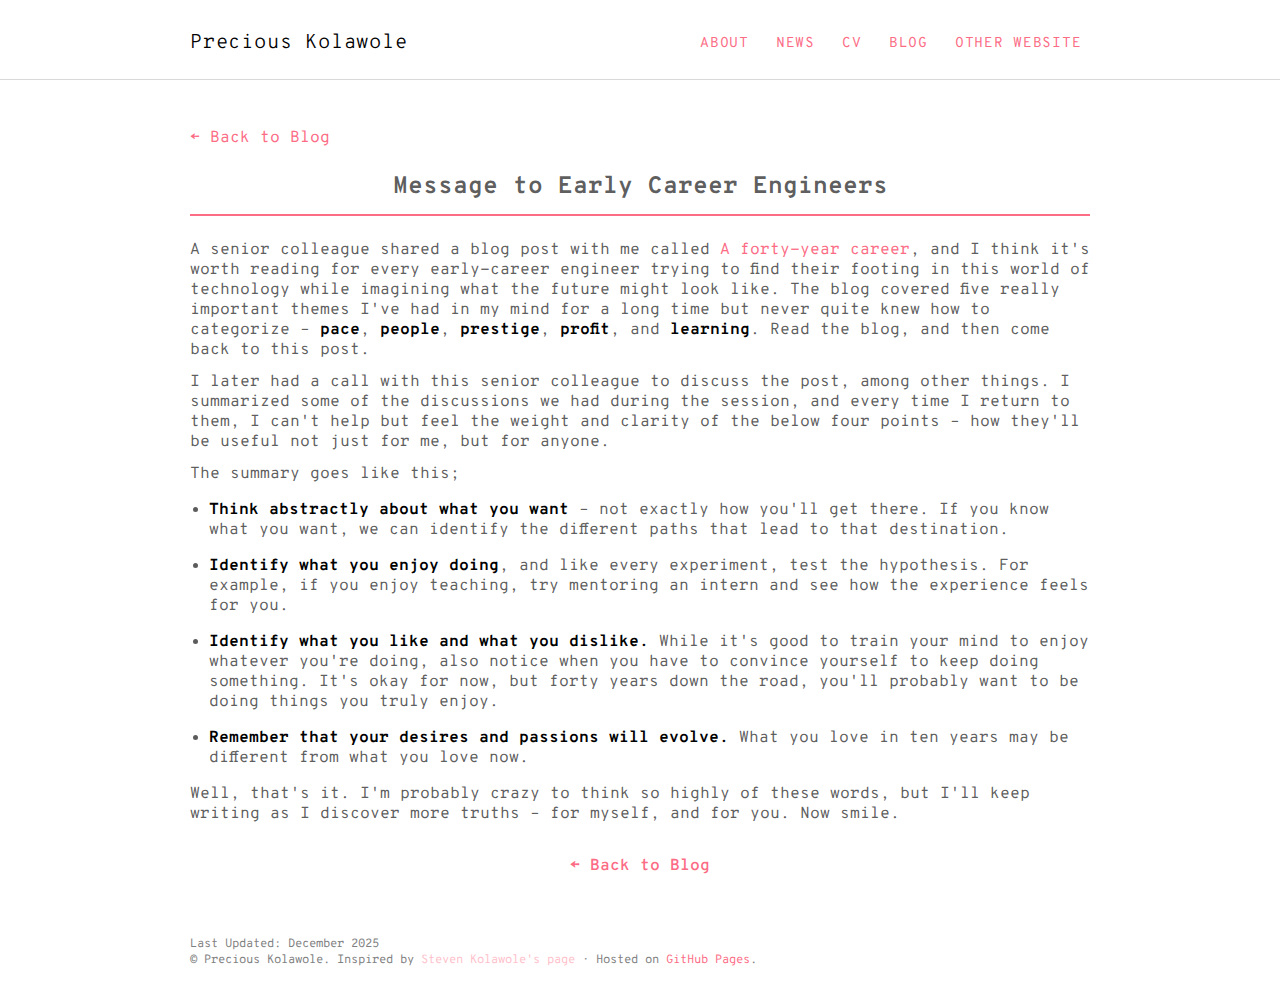
<file: blog/message-to-early-career-engineers.html>
<!DOCTYPE html>
<html lang="en">
  <head>
    <title>Message to Early Career Engineers - Precious Kolawole</title>
    <meta charset="utf-8" />
    <meta name="viewport" content="width=device-width, initial-scale=1" />
    <meta
      name="description"
      content="Career advice for early-career engineers on pace, people, prestige, profit, and learning."
    />
    <link rel="stylesheet" type="text/css" href="../assets/style.css" />
    <link rel="preconnect" href="https://fonts.gstatic.com" />
    <link
      href="https://fonts.googleapis.com/css2?family=Overpass+Mono:wght@300;400;600;700&display=swap"
      rel="stylesheet"
    />
    <link
      rel="stylesheet"
      href="https://use.fontawesome.com/releases/v5.0.7/css/all.css"
    />
  </head>

  <body>
    <header class="site-header">
      <nav class="nav">
        <div class="container flex-wrap">
          <h1 class="logo">
            <a href="https://precillieo.github.io">Precious Kolawole</a>
          </h1>
          <ul class="navbar">
            <li><a href="../index.html#about">About</a></li>
            <li><a href="../news.html">News</a></li>
            <li><a href="../assets/Precious Kolawole Resume.pdf">CV</a></li>
            <li><a href="../blog.html">Blog</a></li>
            <li><a href="https://www.precillieo.com/" target="_blank">Other website</a></li>
          </ul>
        </div>
      </nav>
    </header>

    <article class="page container">
      <div class="page-content">
        <div class="container">
          <p style="margin-bottom: 0.5em;"><a href="../blog.html">← Back to Blog</a></p>
          
          <h1 class="header-name">Message to Early Career Engineers</h1>
          
          <div class="blog-post">
            <p>
              A senior colleague shared a blog post with me called <a href="https://lethain.com/forty-year-career/" target="_blank">A forty-year career</a>, and I think it's worth reading for every early-career engineer trying to find their footing in this world of technology while imagining what the future might look like. The blog covered five really important themes I've had in my mind for a long time but never quite knew how to categorize – <strong>pace</strong>, <strong>people</strong>, <strong>prestige</strong>, <strong>profit</strong>, and <strong>learning</strong>. Read the blog, and then come back to this post.
            </p>

            <p>
              I later had a call with this senior colleague to discuss the post, among other things. I summarized some of the discussions we had during the session, and every time I return to them, I can't help but feel the weight and clarity of the below four points – how they'll be useful not just for me, but for anyone.
            </p>

            <p>The summary goes like this;</p>

            <ul class="list">
              <li>
                <strong>Think abstractly about what you want</strong> – not exactly how you'll get there. If you know what you want, we can identify the different paths that lead to that destination.
              </li>
              <li>
                <strong>Identify what you enjoy doing</strong>, and like every experiment, test the hypothesis. For example, if you enjoy teaching, try mentoring an intern and see how the experience feels for you.
              </li>
              <li>
                <strong>Identify what you like and what you dislike.</strong> While it's good to train your mind to enjoy whatever you're doing, also notice when you have to convince yourself to keep doing something. It's okay for now, but forty years down the road, you'll probably want to be doing things you truly enjoy.
              </li>
              <li>
                <strong>Remember that your desires and passions will evolve.</strong> What you love in ten years may be different from what you love now.
              </li>
            </ul>

            <p>
              Well, that's it. I'm probably crazy to think so highly of these words, but I'll keep writing as I discover more truths – for myself, and for you. Now smile.
            </p>
          </div>

          <p style="text-align: center; margin-top: 2em;">
            <a href="../blog.html" style="font-weight: 600;">← Back to Blog</a>
          </p>
        </div>
      </div>
    </article>

    <footer class="site-footer">
      <div class="container">
        <small><b>Last Updated:</b> December 2025</small>
        <small class="block">
          © Precious Kolawole. Inspired by
          <a href="https://stevenkolawole.github.io/" target="_blank"><span style="color: #FFC0CB">Steven Kolawole's page</span></a>
          · Hosted on
          <a href="https://pages.github.com/" target="_blank">GitHub Pages</a>.
        </small>
      </div>
    </footer>
  </body>
</html>
</file>
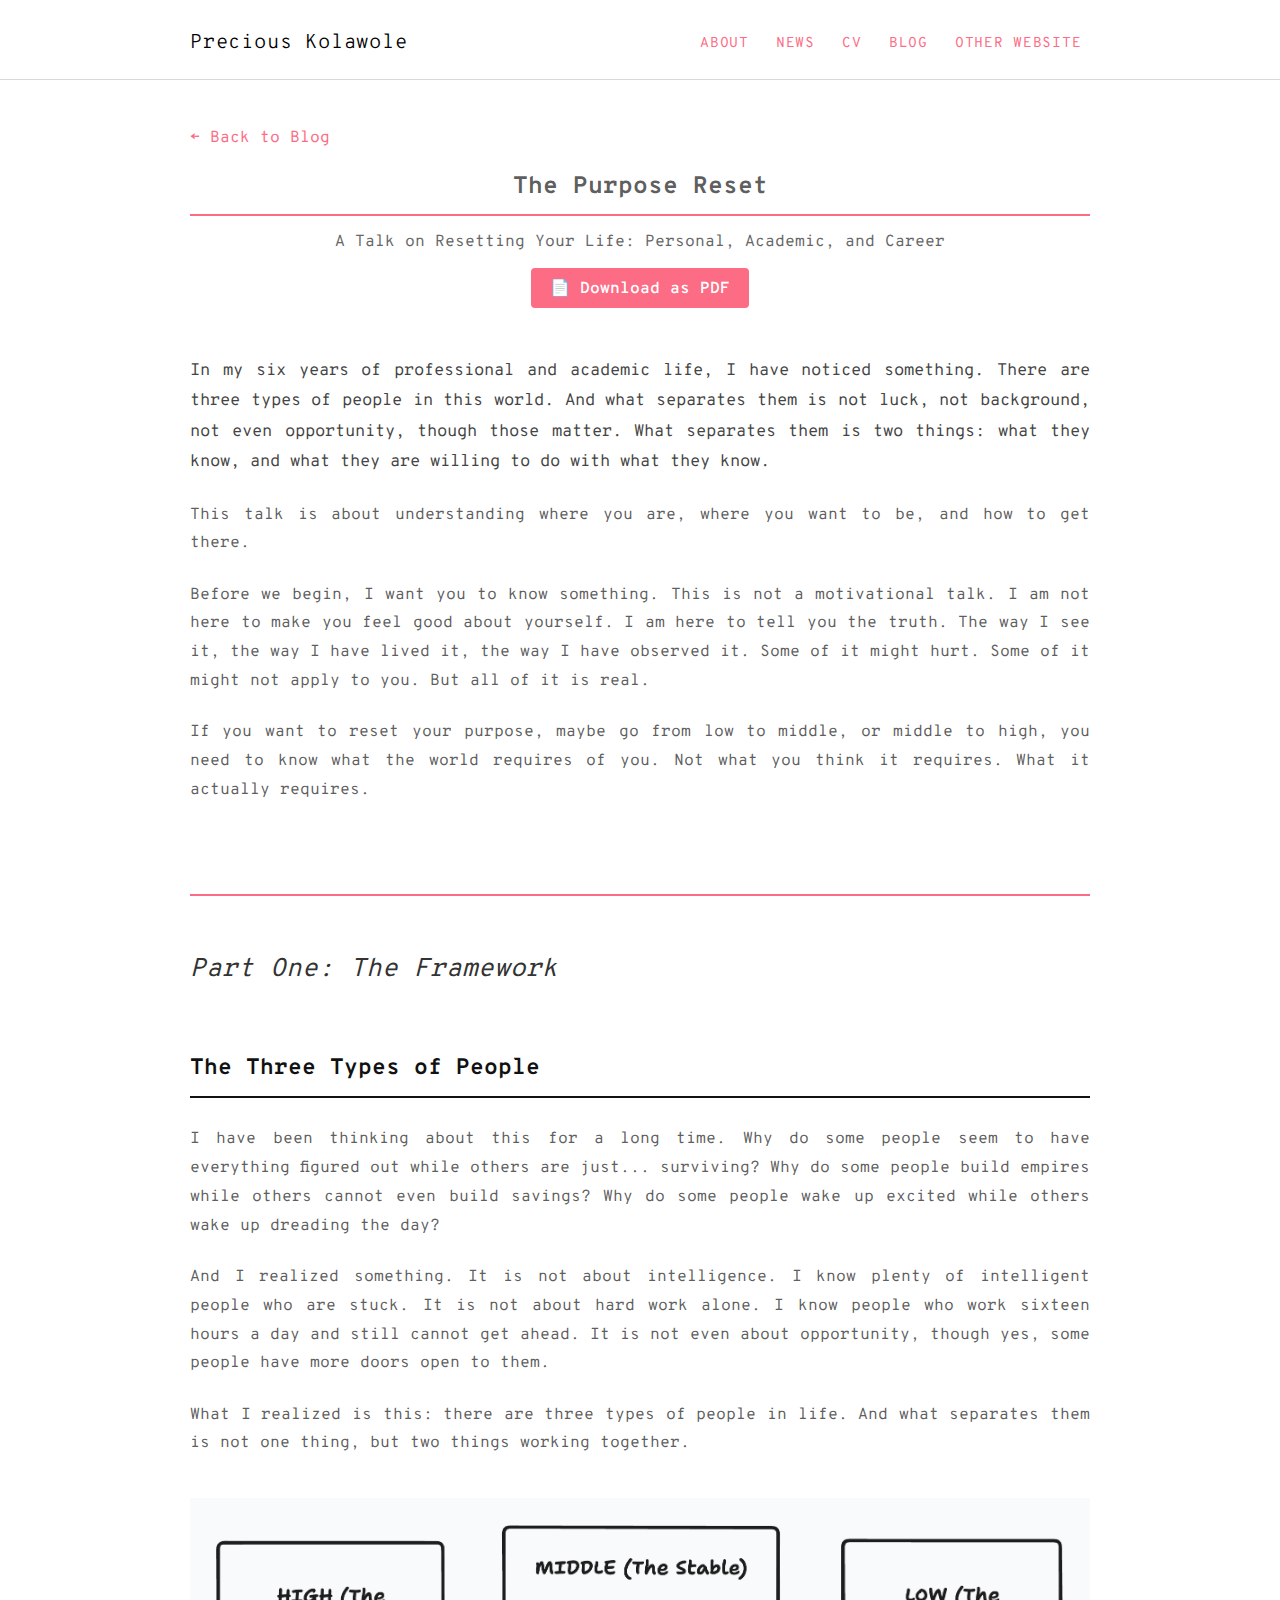
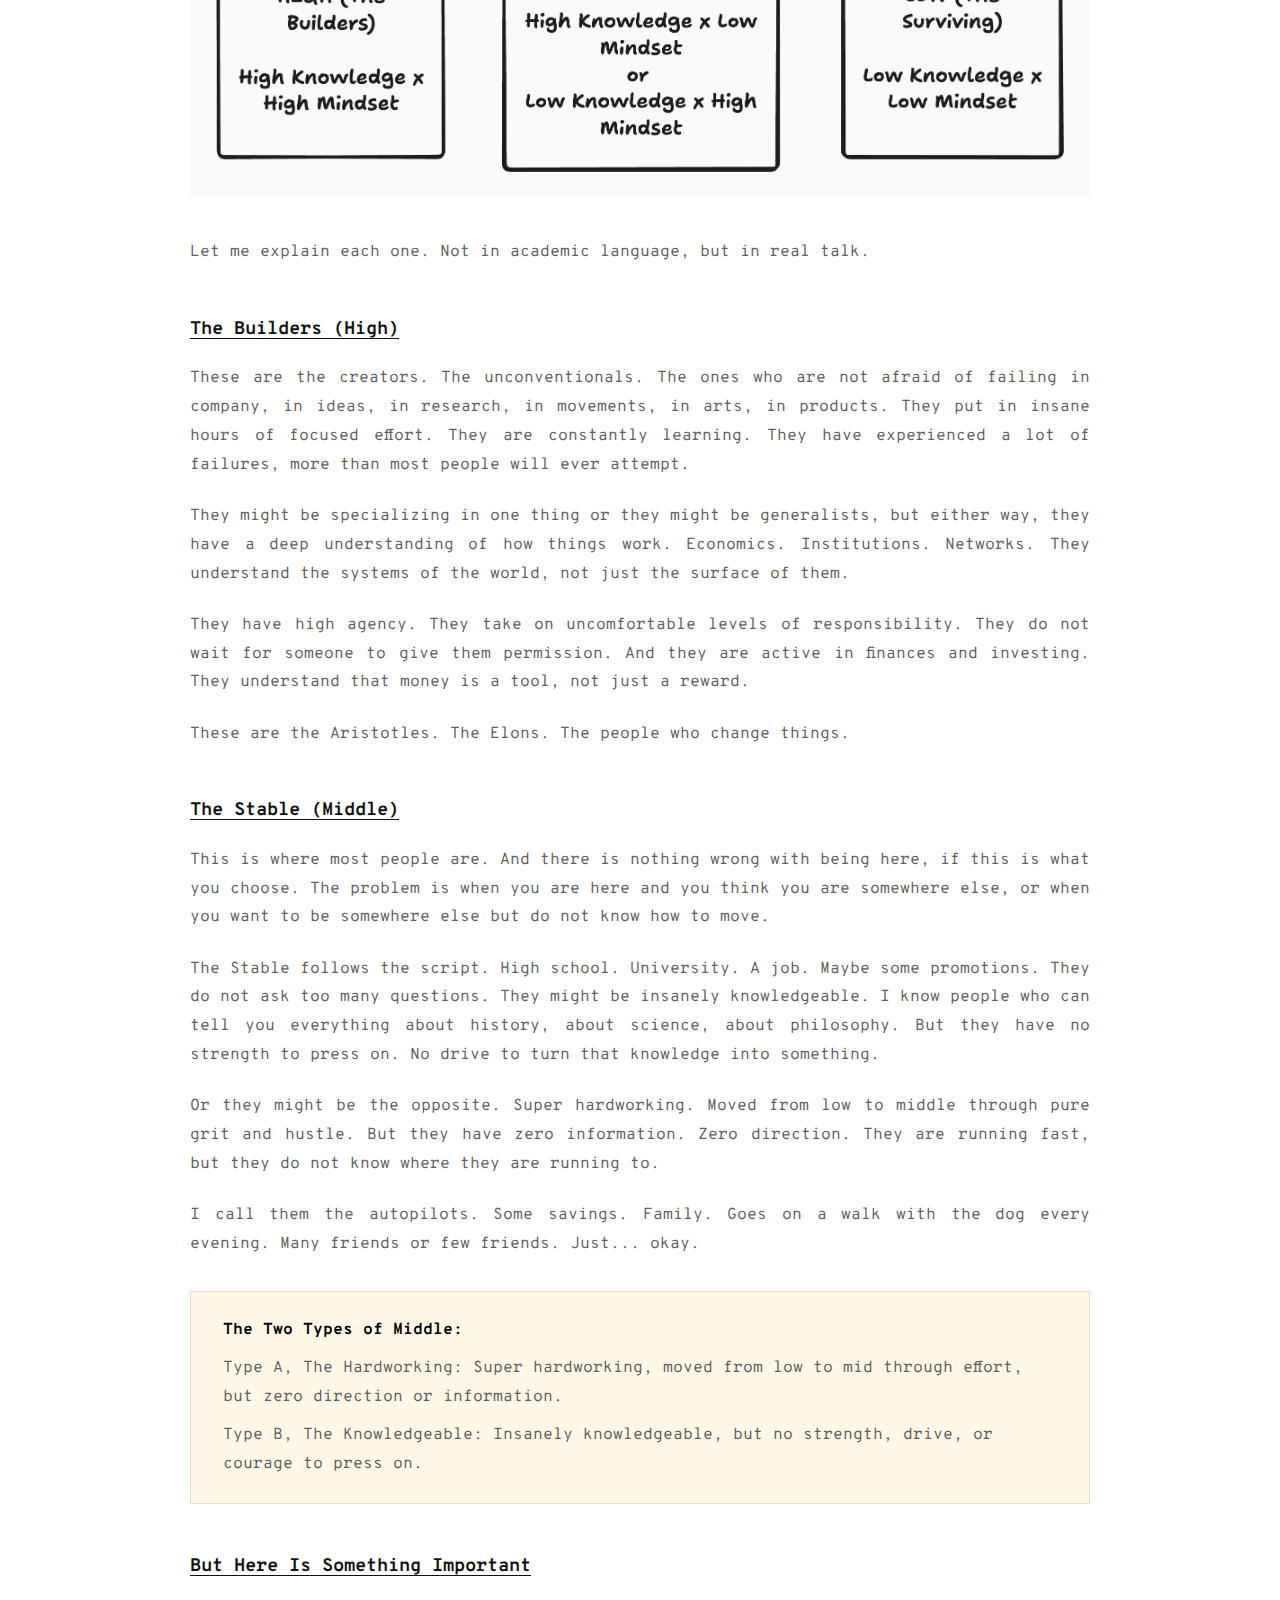
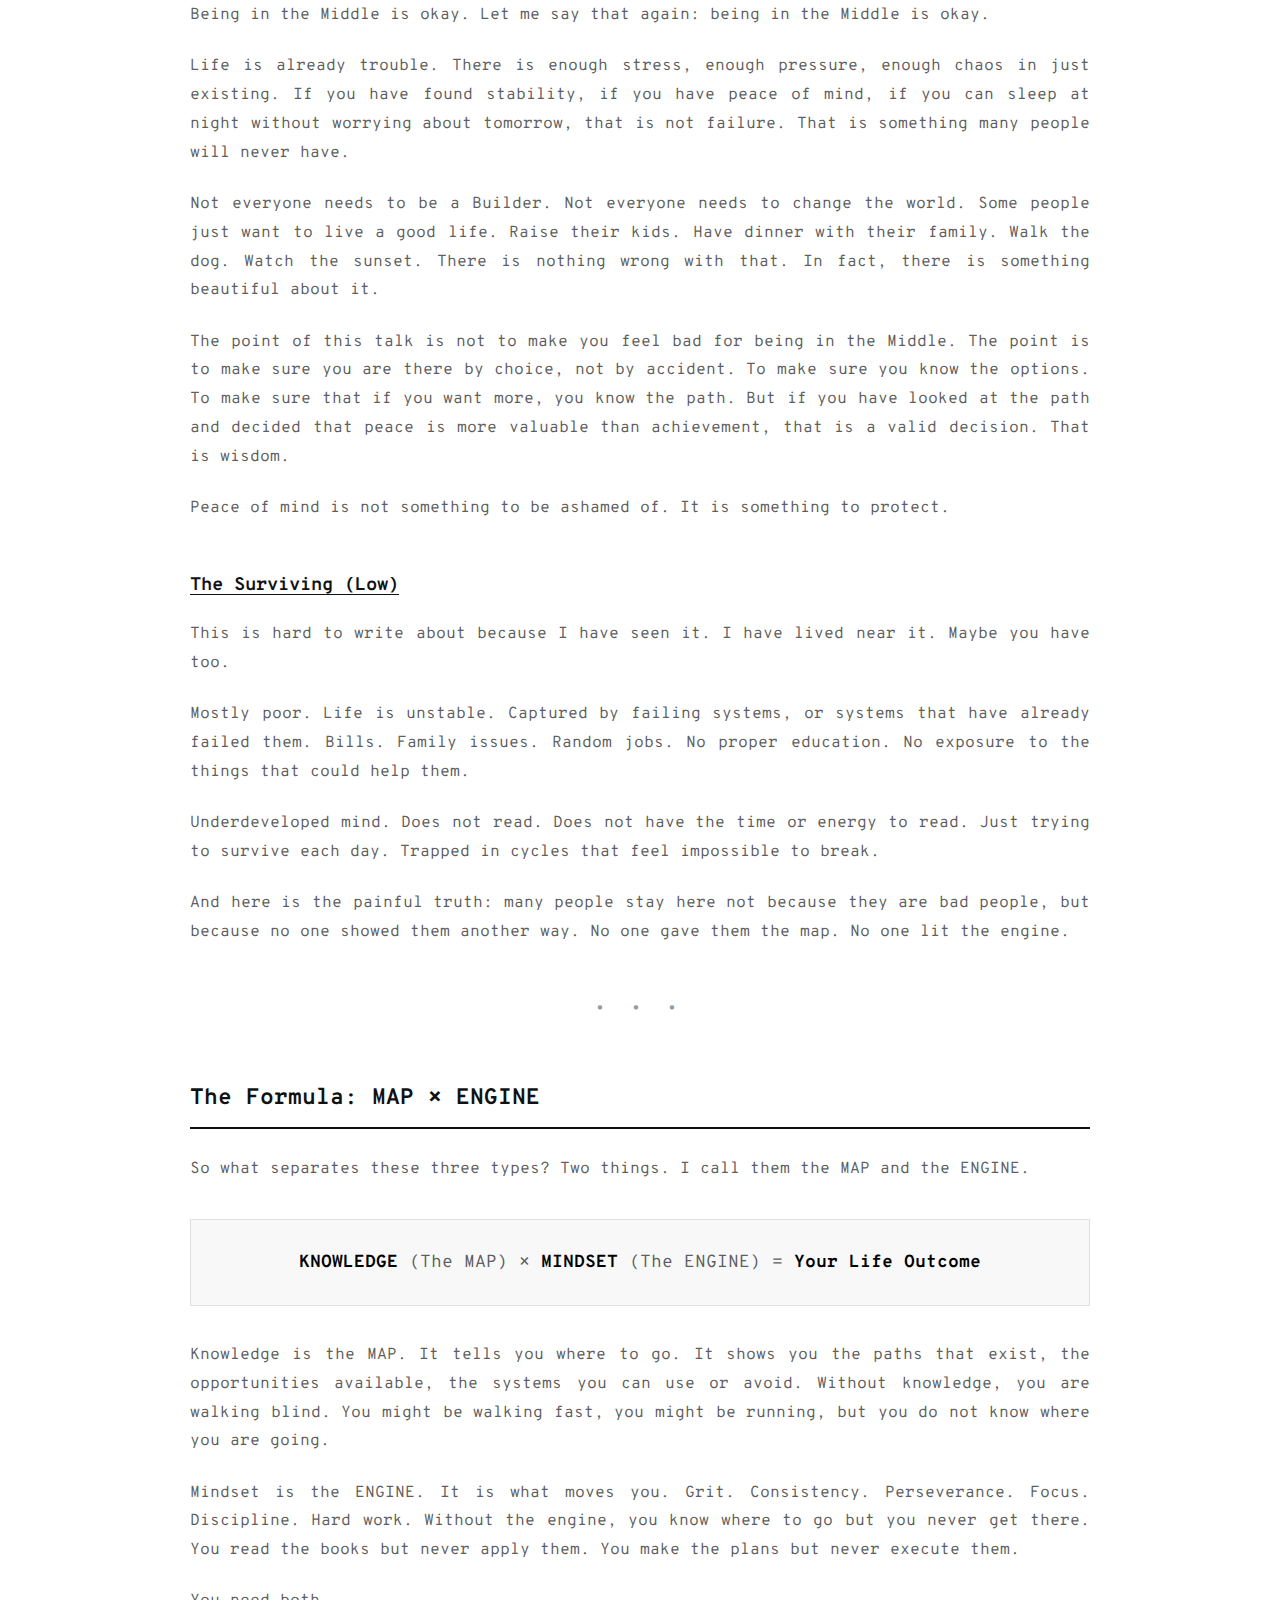
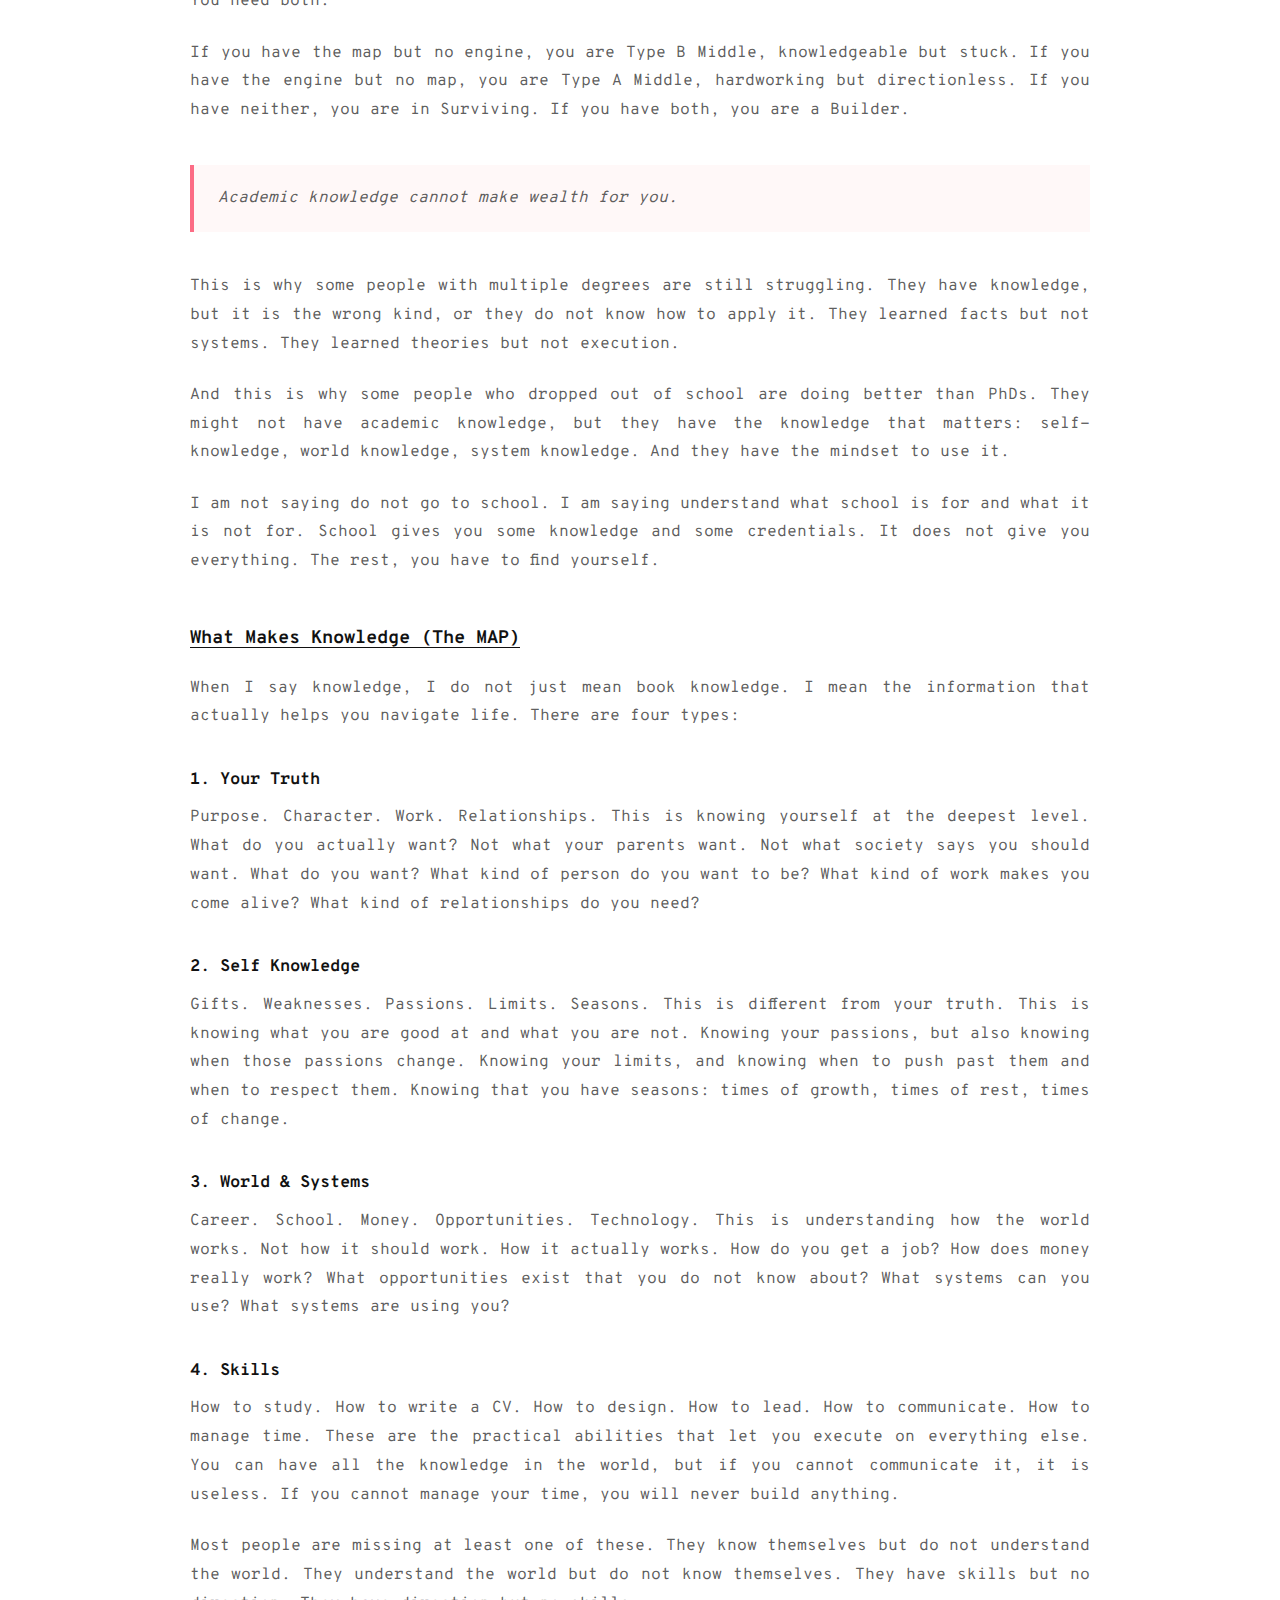
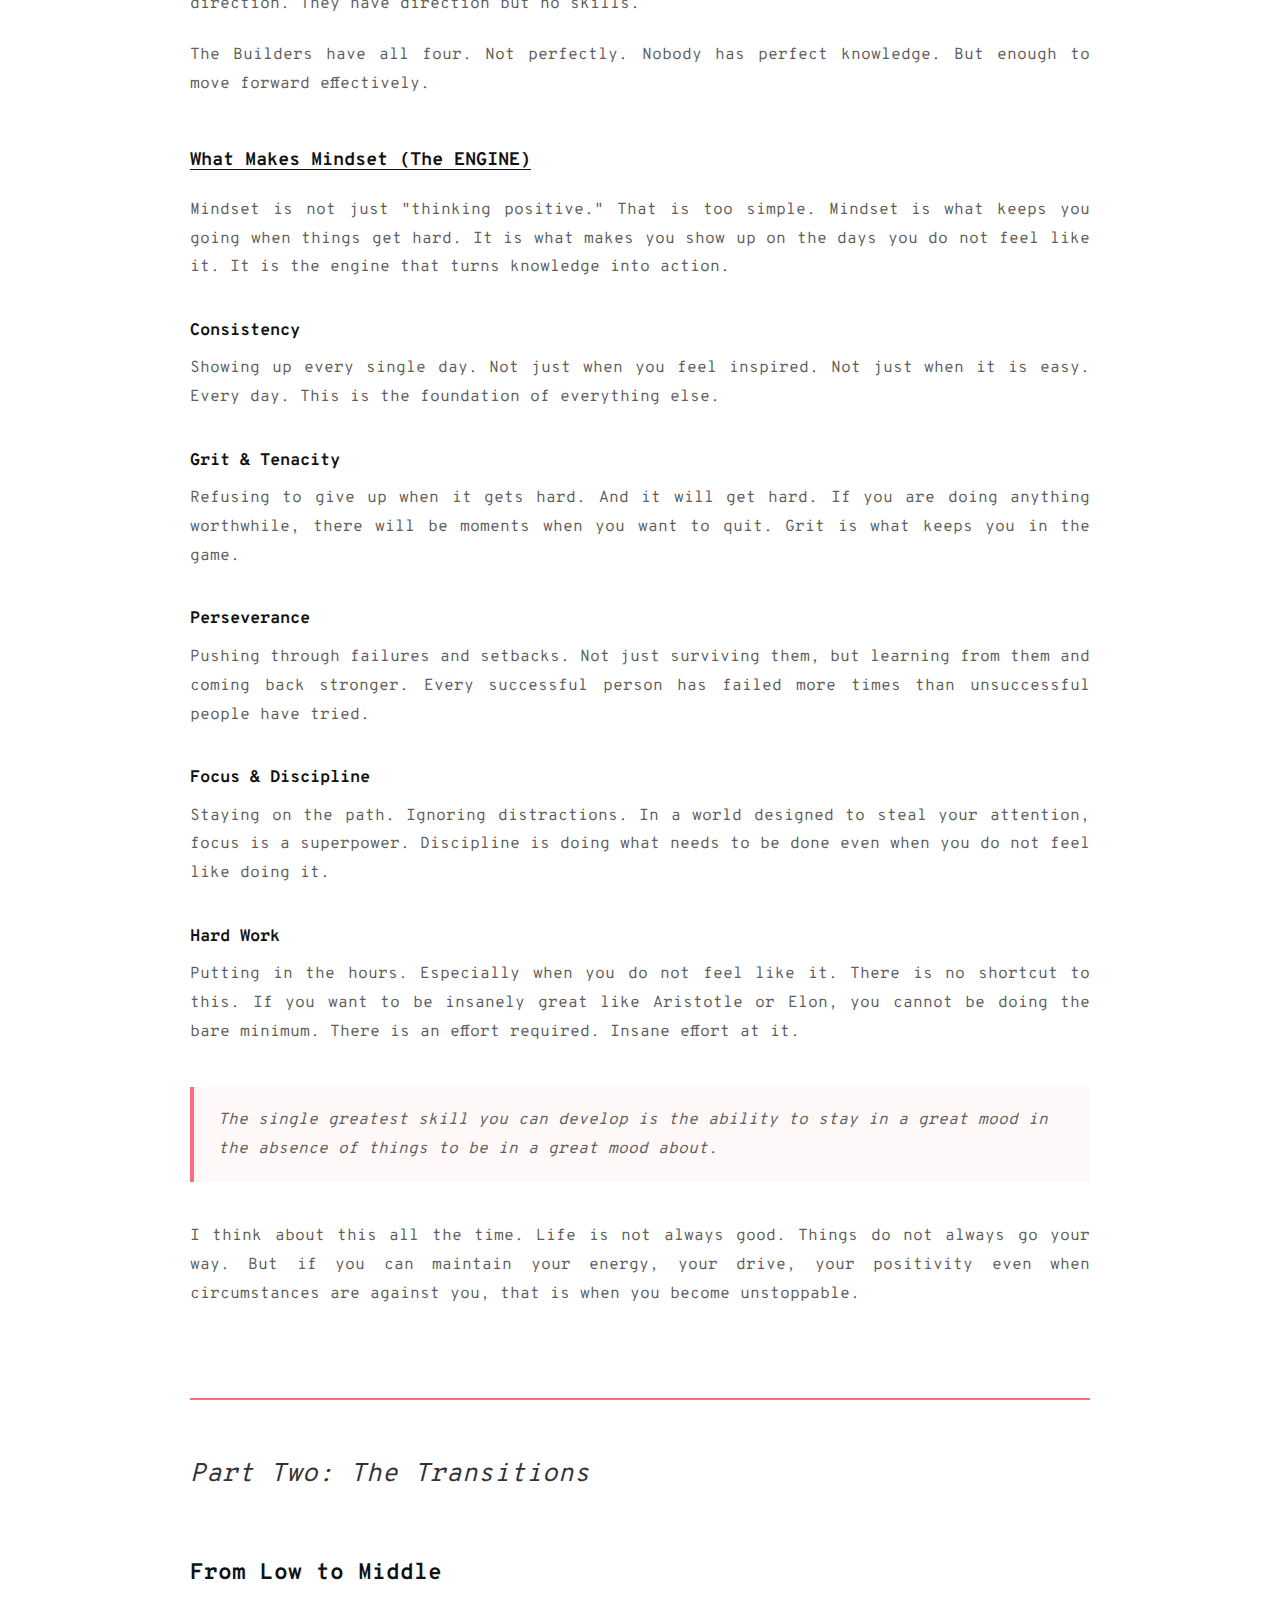
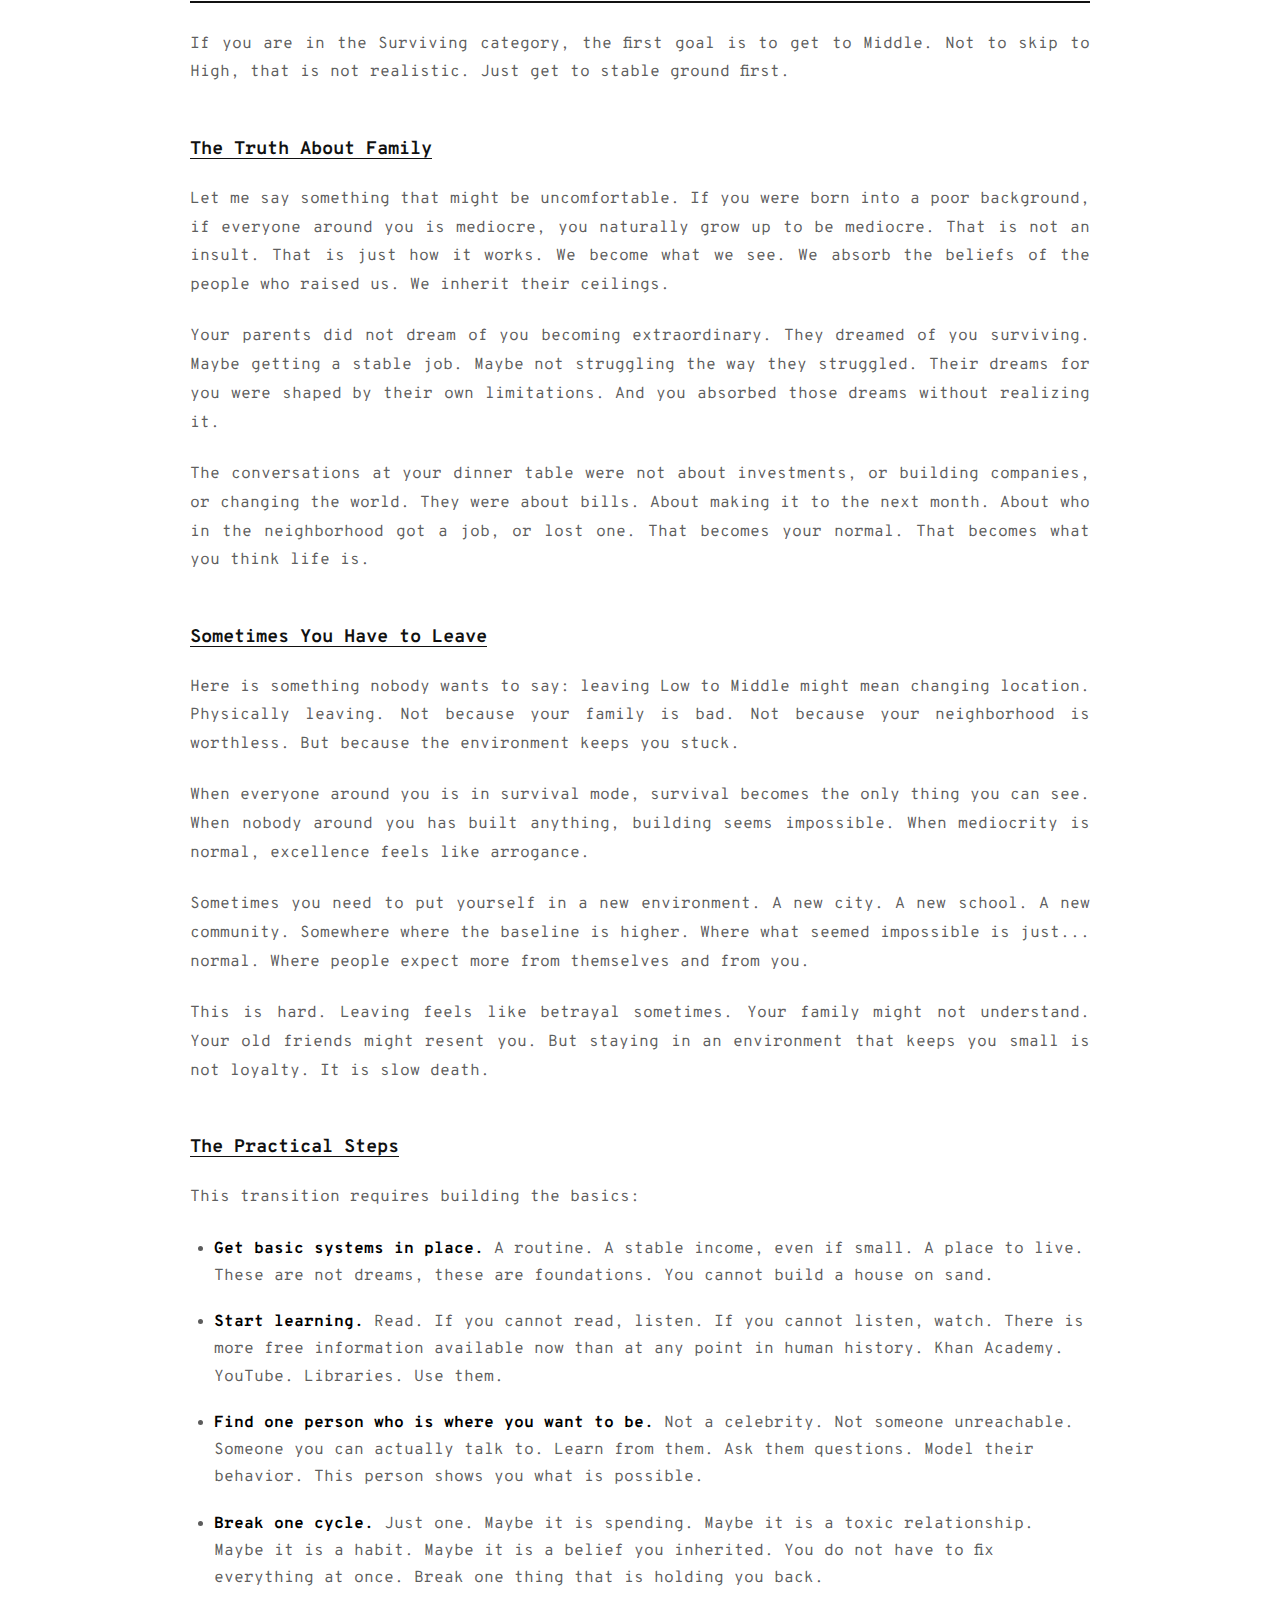
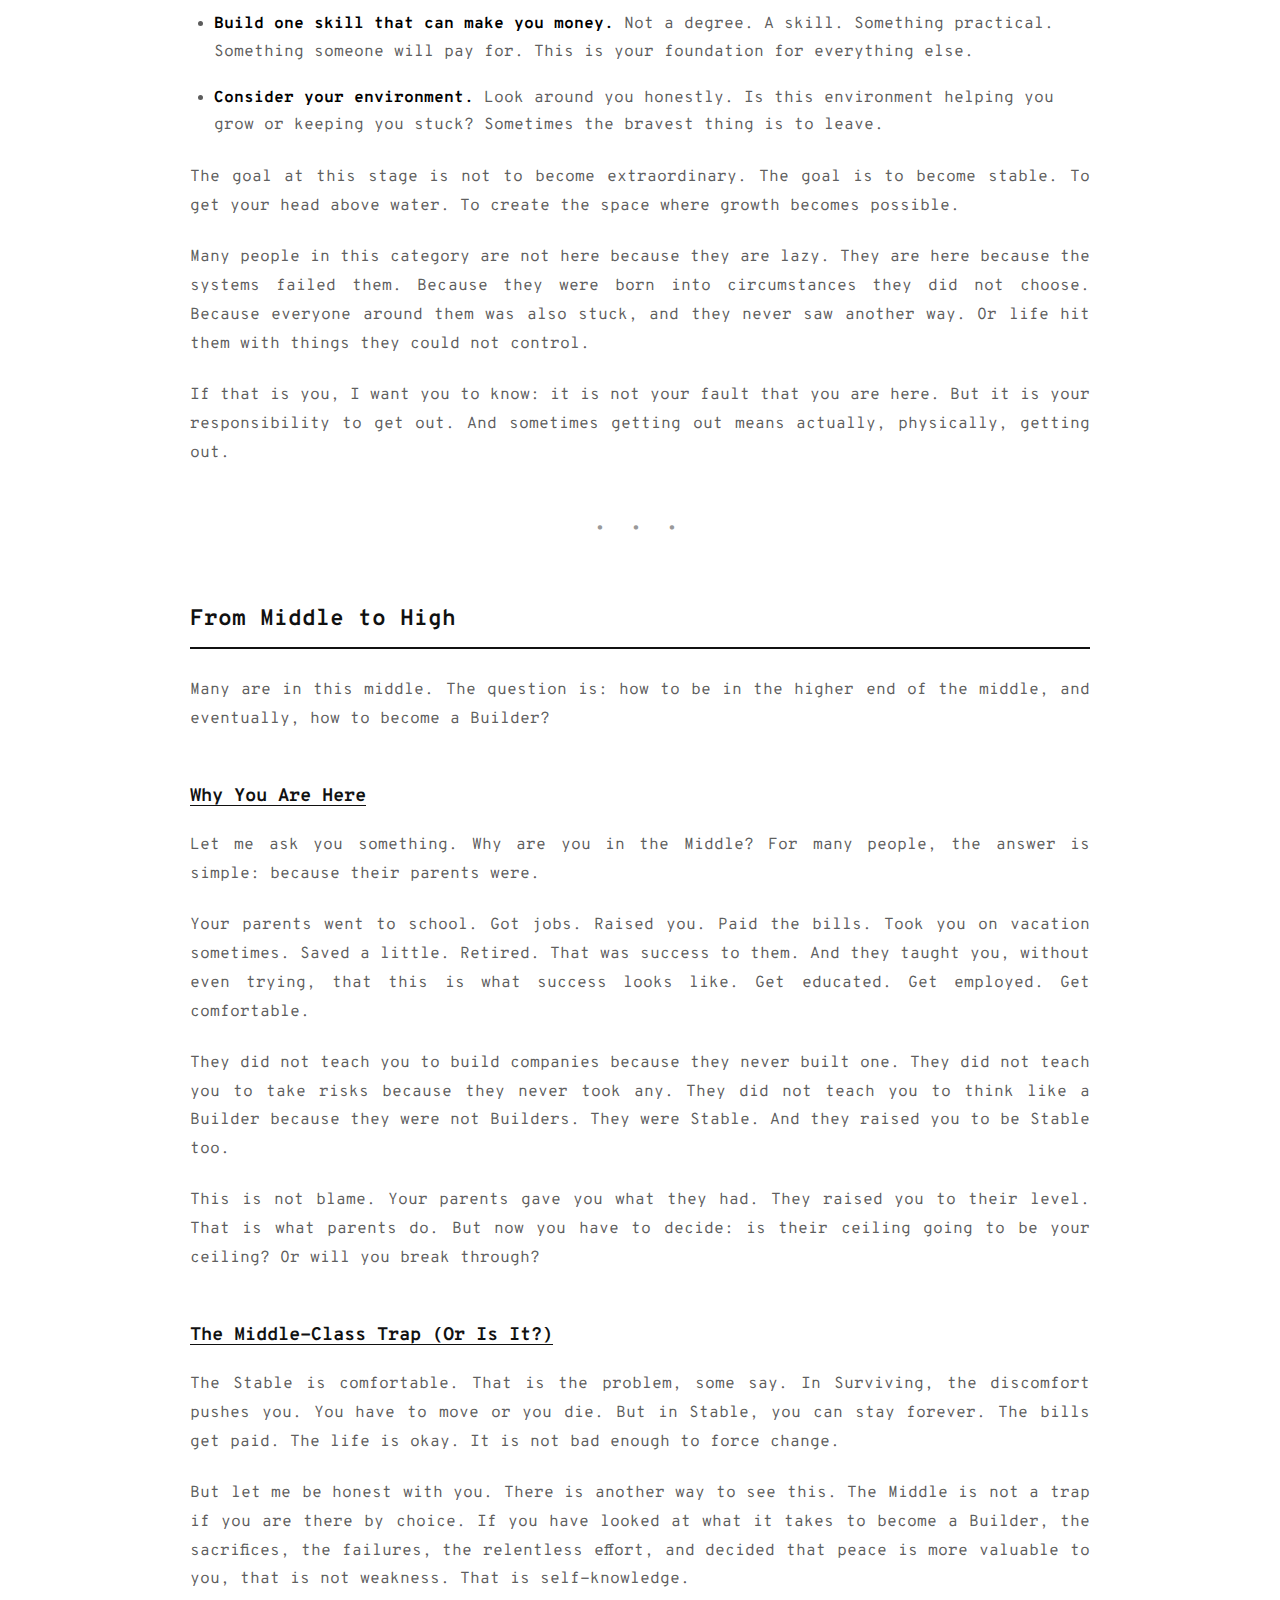
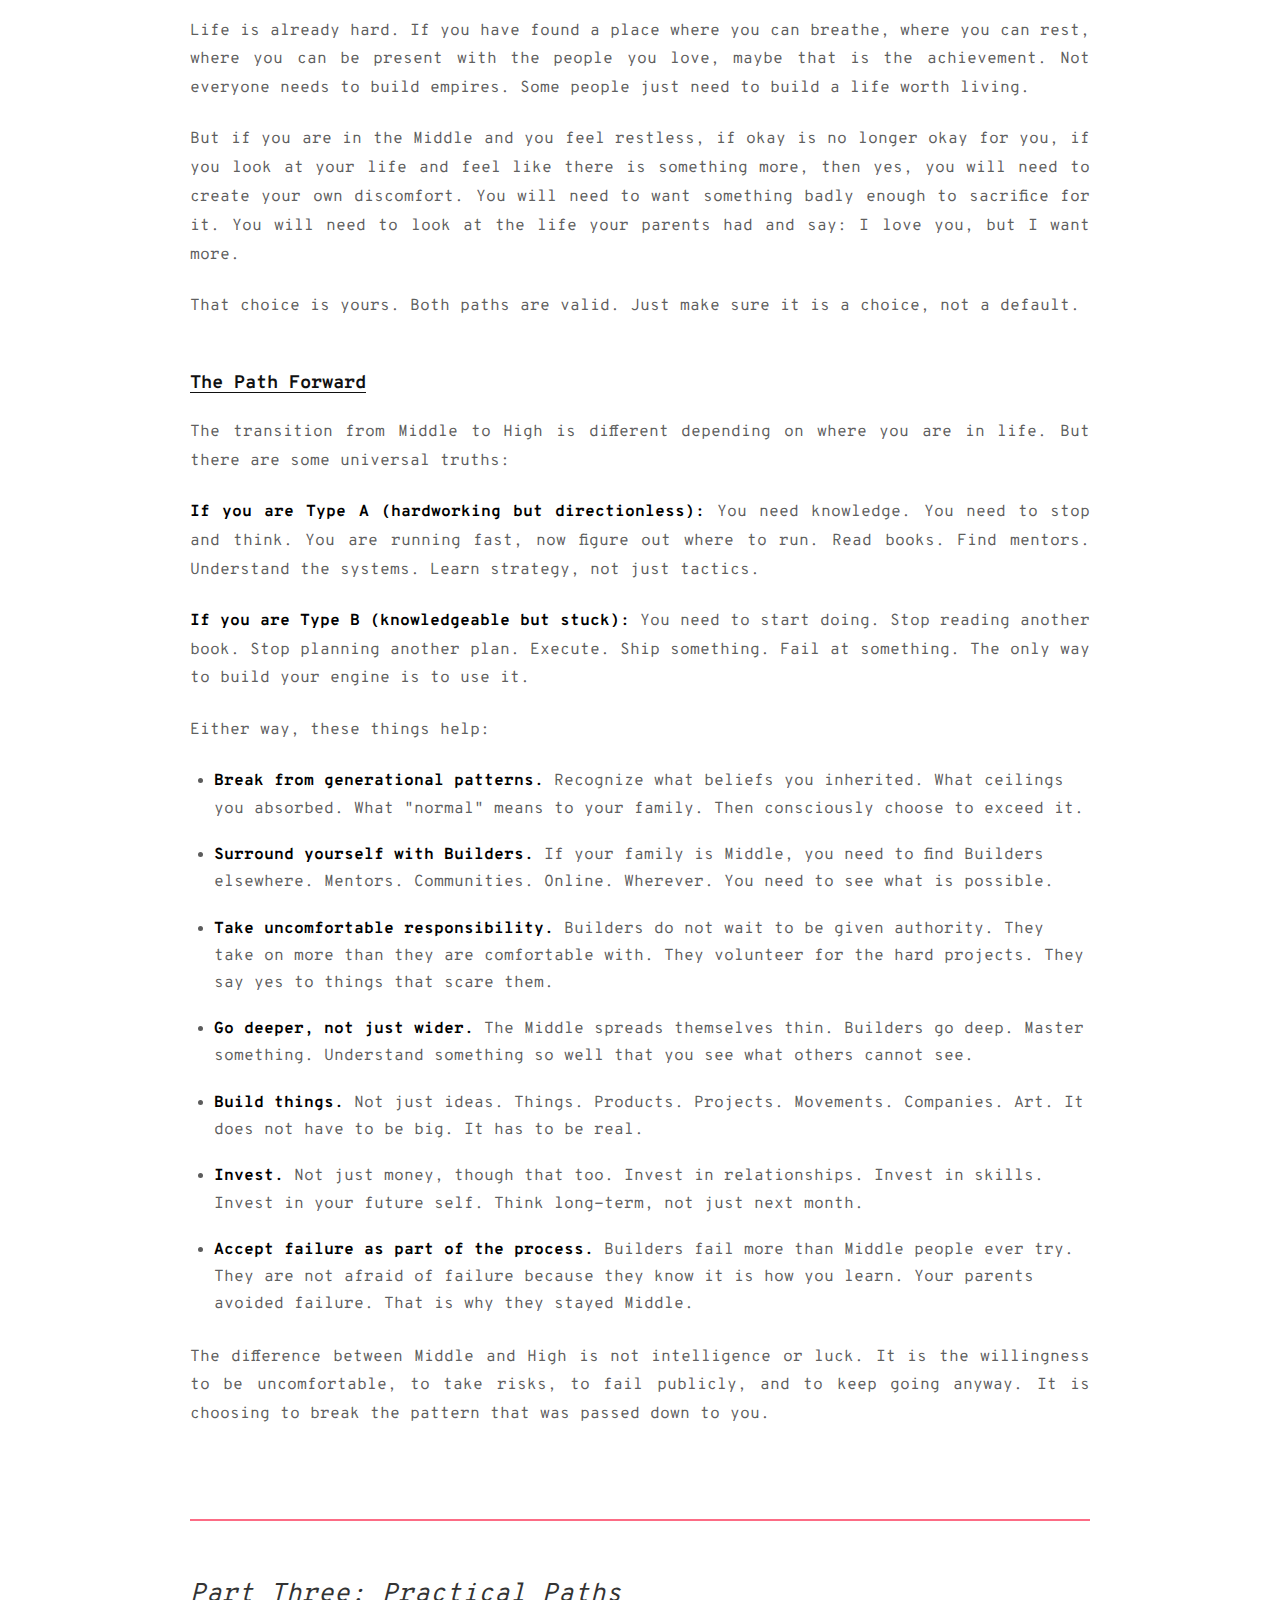
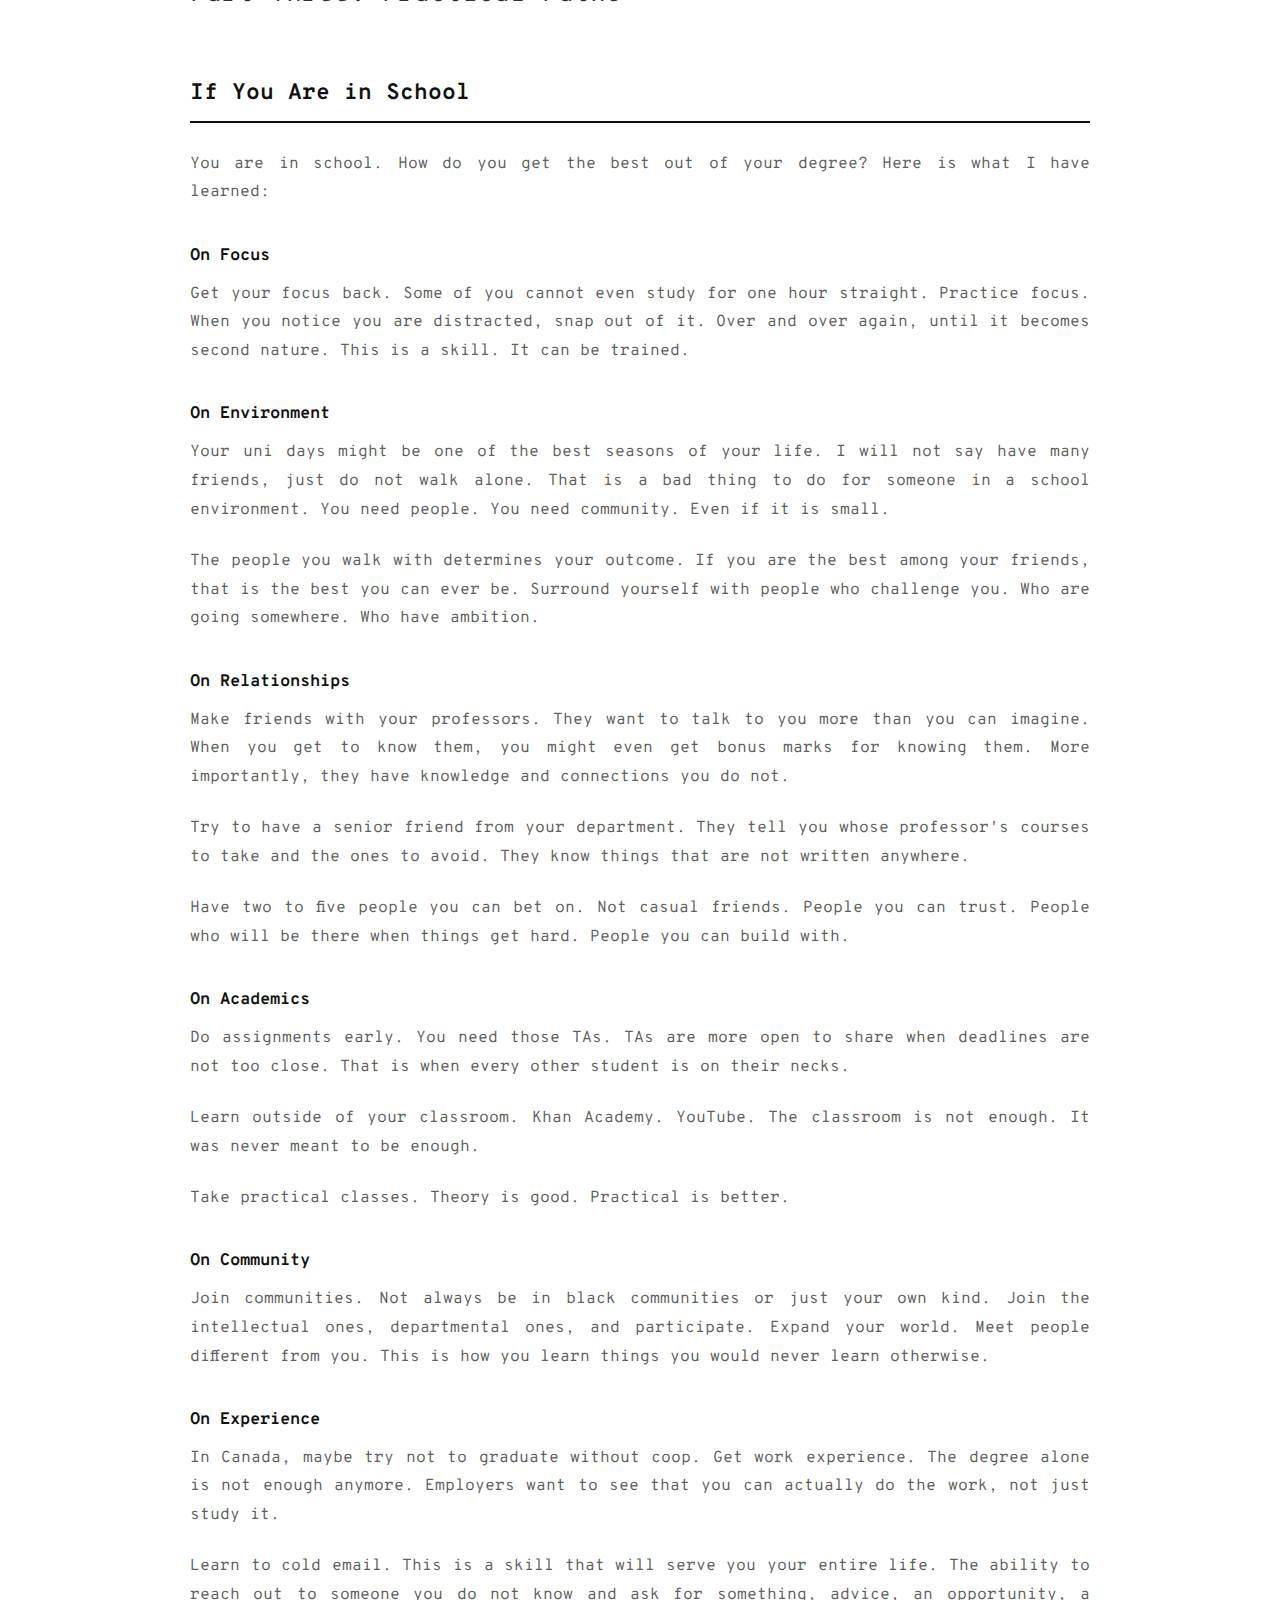
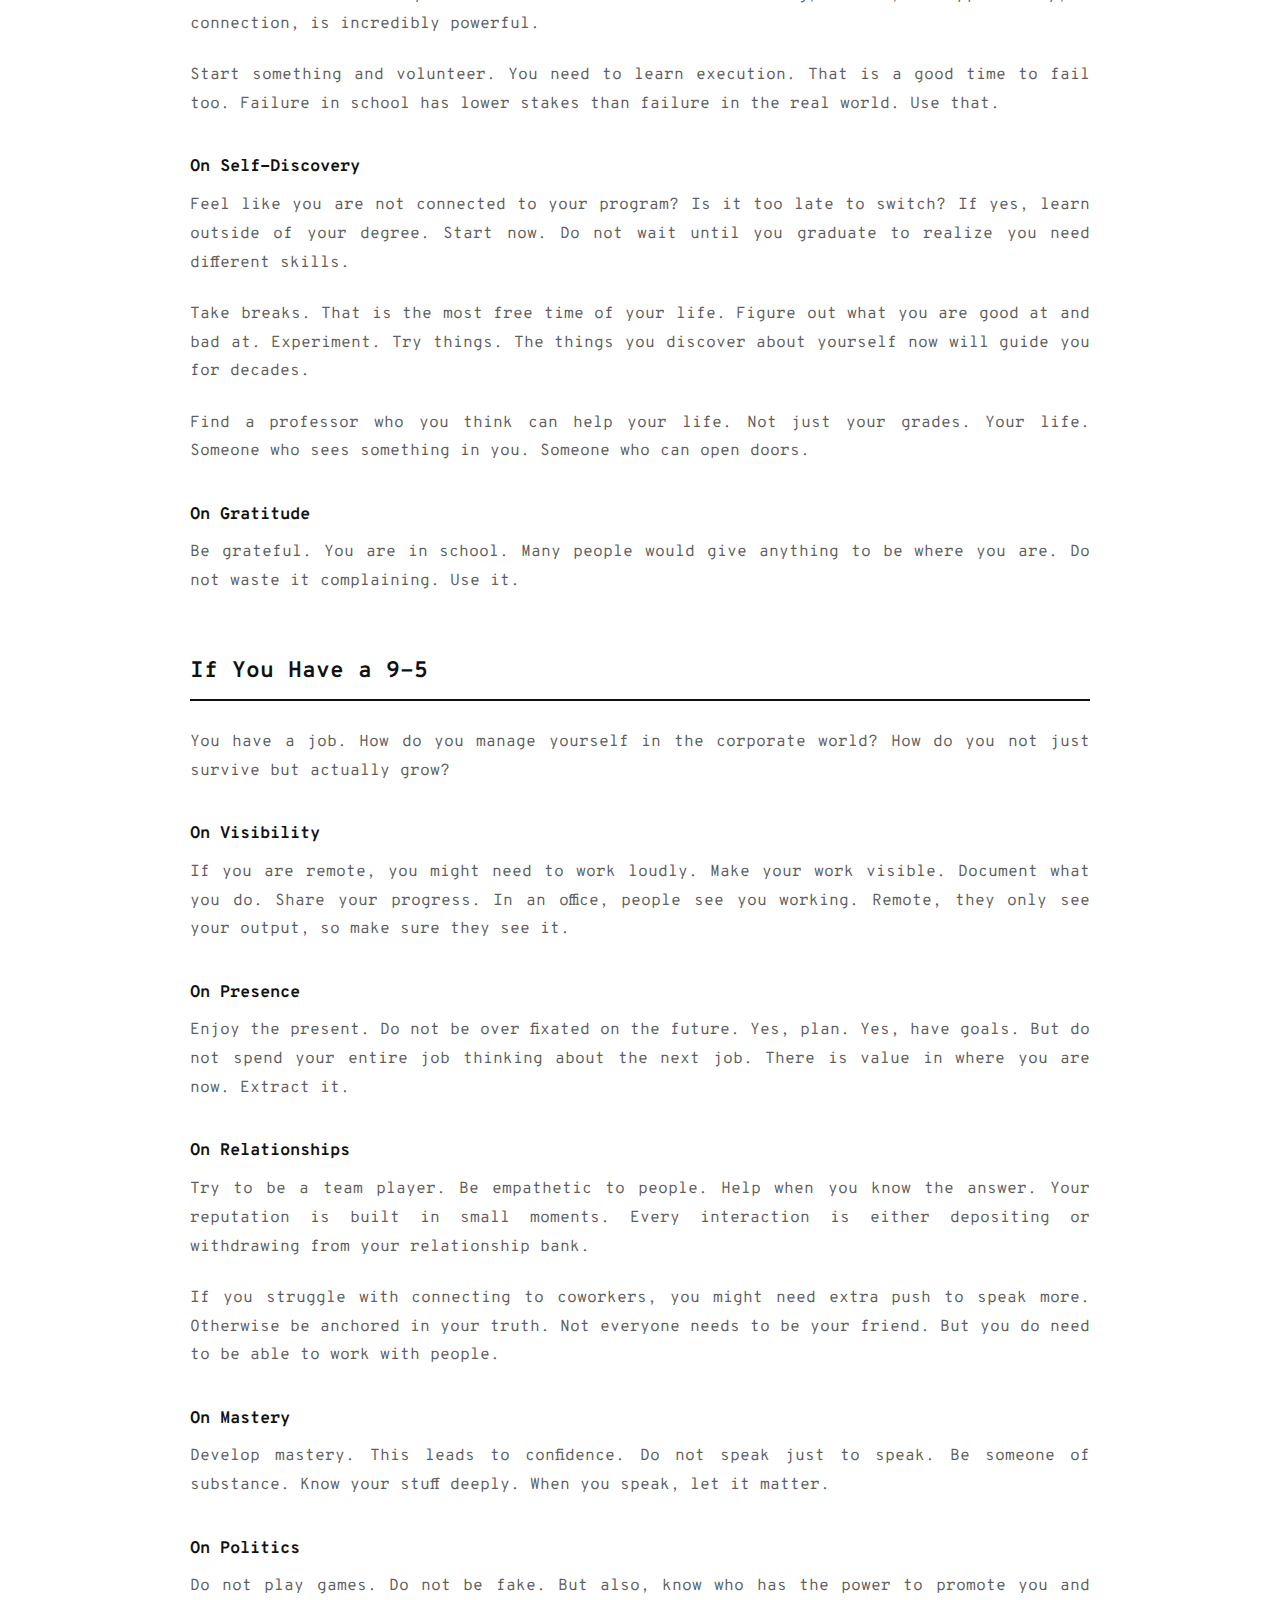
<file: blog/the-purpose-reset.html>
<!DOCTYPE html>
<html lang="en">
  <head>
    <title>The Purpose Reset - Precious Kolawole</title>
    <meta charset="utf-8" />
    <meta name="viewport" content="width=device-width, initial-scale=1" />
    <meta
      name="description"
      content="A talk on resetting your life: personal, academic, and career. Understanding the three types of people and the two forces that determine life outcomes."
    />
    <link rel="stylesheet" type="text/css" href="../assets/style.css" />
    <link rel="preconnect" href="https://fonts.gstatic.com" />
    <link
      href="https://fonts.googleapis.com/css2?family=Overpass+Mono:wght@300;400;600;700&display=swap"
      rel="stylesheet"
    />
    <link
      rel="stylesheet"
      href="https://use.fontawesome.com/releases/v5.0.7/css/all.css"
    />
    <style>
      .blog-post {
        line-height: 1.8;
      }

      /* Part Headers - like "Part One: The Framework" */
      .blog-post .part-header {
        font-size: 1.6em;
        font-style: italic;
        color: #333;
        margin-top: 3.5em;
        margin-bottom: 2em;
        padding-top: 2em;
        border-top: 2px solid #FC6C85;
      }

      /* Section Headers - like "The Three Types of People" */
      .blog-post .section-header {
        font-size: 1.4em;
        font-weight: 700;
        color: #111;
        margin-top: 2.5em;
        margin-bottom: 1.2em;
        padding-bottom: 0.3em;
        border-bottom: 2px solid #111;
      }

      /* Sub-section Headers - like "The Builders (High)" */
      .blog-post .sub-header {
        font-size: 1.15em;
        font-weight: 700;
        color: #111;
        margin-top: 2.5em;
        margin-bottom: 1em;
        text-decoration: underline;
        text-underline-offset: 4px;
      }

      /* Minor Headers - like "On Focus", "On Environment" */
      .blog-post .minor-header {
        font-size: 1.05em;
        font-weight: 700;
        color: #111;
        margin-top: 2em;
        margin-bottom: 0.5em;
      }

      .blog-post p {
        margin-bottom: 1.4em;
        text-align: justify;
      }

      /* Cream/beige highlight box like the PDF */
      .blog-post .highlight-box {
        background: #FFF8E7;
        border: 1px solid #E8DCC8;
        padding: 1.5em 2em;
        margin: 2em 0;
      }

      .blog-post .highlight-box p {
        margin-bottom: 0.6em;
        text-align: left;
      }

      .blog-post .highlight-box p:last-child {
        margin-bottom: 0;
      }

      /* Quote blocks */
      .blog-post .quote-block {
        border-left: 4px solid #FC6C85;
        padding: 1.2em 1.5em;
        margin: 2.5em 0;
        background: #FFF8F8;
        font-style: italic;
      }

      .blog-post .quote-block p {
        margin-bottom: 0;
        text-align: left;
      }

      /* Diagram image */
      .blog-post .diagram-img {
        display: block;
        max-width: 100%;
        margin: 2.5em auto;
      }

      /* Divider */
      .blog-post .divider {
        text-align: center;
        margin: 3em 0;
        color: #999;
        letter-spacing: 0.5em;
      }

      /* Lists */
      .blog-post ul.styled-list {
        margin: 1.5em 0;
        padding-left: 1.5em;
      }

      .blog-post ul.styled-list li {
        margin-bottom: 1.2em;
        line-height: 1.7;
        text-align: left;
      }

      /* Intro text */
      .blog-post .intro-text {
        font-size: 1.05em;
        color: #444;
      }

      /* Formula box */
      .blog-post .formula-box {
        text-align: center;
        font-size: 1.1em;
        padding: 1.5em;
        background: #f8f8f8;
        border: 1px solid #e0e0e0;
        margin: 2em 0;
      }
    </style>
  </head>

  <body>
    <header class="site-header">
      <nav class="nav">
        <div class="container flex-wrap">
          <h1 class="logo">
            <a href="https://precillieo.github.io">Precious Kolawole</a>
          </h1>
          <ul class="navbar">
            <li><a href="../index.html#about">About</a></li>
            <li><a href="../news.html">News</a></li>
            <li><a href="../assets/resume.pdf">CV</a></li>
            <li><a href="../blog.html">Blog</a></li>
            <li><a href="https://www.precillieo.com/" target="_blank">Other website</a></li>
          </ul>
        </div>
      </nav>
    </header>

    <article class="page container">
      <div class="page-content">
        <div class="container">
          <p style="margin-bottom: 0.5em;"><a href="../blog.html">← Back to Blog</a></p>
          
          <h1 class="header-name">The Purpose Reset</h1>
          <p style="text-align: center; color: #666; margin-top: -0.5em; margin-bottom: 1em;"><em>A Talk on Resetting Your Life: Personal, Academic, and Career</em></p>
          <p style="text-align: center; margin-bottom: 3em;">
            <a href="../assets/Reset Purpose - Academic & Career.pdf" download style="display: inline-block; padding: 0.6em 1.2em; background: #FC6C85; color: #fff; text-decoration: none; border-radius: 4px; font-weight: 600;">📄 Download as PDF</a>
          </p>
          
          <div class="blog-post">
            
            <p class="intro-text">
              In my six years of professional and academic life, I have noticed something. There are three types of people in this world. And what separates them is not luck, not background, not even opportunity, though those matter. What separates them is two things: what they know, and what they are willing to do with what they know.
            </p>

            <p>
              This talk is about understanding where you are, where you want to be, and how to get there.
            </p>

            <p>
              Before we begin, I want you to know something. This is not a motivational talk. I am not here to make you feel good about yourself. I am here to tell you the truth. The way I see it, the way I have lived it, the way I have observed it. Some of it might hurt. Some of it might not apply to you. But all of it is real.
            </p>

            <p>
              If you want to reset your purpose, maybe go from low to middle, or middle to high, you need to know what the world requires of you. Not what you think it requires. What it actually requires.
            </p>


            <!-- ===================== PART ONE ===================== -->

            <h2 class="part-header">Part One: The Framework</h2>


            <h3 class="section-header">The Three Types of People</h3>

            <p>
              I have been thinking about this for a long time. Why do some people seem to have everything figured out while others are just... surviving? Why do some people build empires while others cannot even build savings? Why do some people wake up excited while others wake up dreading the day?
            </p>

            <p>
              And I realized something. It is not about intelligence. I know plenty of intelligent people who are stuck. It is not about hard work alone. I know people who work sixteen hours a day and still cannot get ahead. It is not even about opportunity, though yes, some people have more doors open to them.
            </p>

            <p>
              What I realized is this: there are three types of people in life. And what separates them is not one thing, but two things working together.
            </p>

            <!-- Three Boxes Diagram -->
            <img src="../assets/purpose-reset-boxes.png" alt="The Three Types: HIGH (The Builders), MIDDLE (The Stable), LOW (The Surviving)" class="diagram-img" />

            <p>
              Let me explain each one. Not in academic language, but in real talk.
            </p>


            <h4 class="sub-header">The Builders (High)</h4>

            <p>
              These are the creators. The unconventionals. The ones who are not afraid of failing in company, in ideas, in research, in movements, in arts, in products. They put in insane hours of focused effort. They are constantly learning. They have experienced a lot of failures, more than most people will ever attempt.
            </p>

            <p>
              They might be specializing in one thing or they might be generalists, but either way, they have a <em>deep</em> understanding of how things work. Economics. Institutions. Networks. They understand the systems of the world, not just the surface of them.
            </p>

            <p>
              They have high agency. They take on uncomfortable levels of responsibility. They do not wait for someone to give them permission. And they are active in finances and investing. They understand that money is a tool, not just a reward.
            </p>

            <p>
              These are the Aristotles. The Elons. The people who change things.
            </p>


            <h4 class="sub-header">The Stable (Middle)</h4>

            <p>
              This is where most people are. And there is nothing wrong with being here, if this is what you choose. The problem is when you are here and you think you are somewhere else, or when you want to be somewhere else but do not know how to move.
            </p>

            <p>
              The Stable follows the script. High school. University. A job. Maybe some promotions. They do not ask too many questions. They might be insanely knowledgeable. I know people who can tell you everything about history, about science, about philosophy. But they have no strength to press on. No drive to turn that knowledge into something.
            </p>

            <p>
              Or they might be the opposite. Super hardworking. Moved from low to middle through pure grit and hustle. But they have zero information. Zero direction. They are running fast, but they do not know where they are running to.
            </p>

            <p>
              I call them the autopilots. Some savings. Family. Goes on a walk with the dog every evening. Many friends or few friends. Just... okay.
            </p>

            <div class="highlight-box">
              <p><strong>The Two Types of Middle:</strong></p>
              <p><em>Type A, The Hardworking:</em> Super hardworking, moved from low to mid through effort, but zero direction or information.</p>
              <p><em>Type B, The Knowledgeable:</em> Insanely knowledgeable, but no strength, drive, or courage to press on.</p>
            </div>


            <h4 class="sub-header">But Here Is Something Important</h4>

            <p>
              Being in the Middle is okay. Let me say that again: being in the Middle is okay.
            </p>

            <p>
              Life is already trouble. There is enough stress, enough pressure, enough chaos in just existing. If you have found stability, if you have peace of mind, if you can sleep at night without worrying about tomorrow, that is not failure. That is something many people will never have.
            </p>

            <p>
              Not everyone needs to be a Builder. Not everyone needs to change the world. Some people just want to live a good life. Raise their kids. Have dinner with their family. Walk the dog. Watch the sunset. There is nothing wrong with that. In fact, there is something beautiful about it.
            </p>

            <p>
              The point of this talk is not to make you feel bad for being in the Middle. The point is to make sure you are there by choice, not by accident. To make sure you know the options. To make sure that if you want more, you know the path. But if you have looked at the path and decided that peace is more valuable than achievement, that is a valid decision. That is wisdom.
            </p>

            <p>
              Peace of mind is not something to be ashamed of. It is something to protect.
            </p>


            <h4 class="sub-header">The Surviving (Low)</h4>

            <p>
              This is hard to write about because I have seen it. I have lived near it. Maybe you have too.
            </p>

            <p>
              Mostly poor. Life is unstable. Captured by failing systems, or systems that have already failed them. Bills. Family issues. Random jobs. No proper education. No exposure to the things that could help them.
            </p>

            <p>
              Underdeveloped mind. Does not read. Does not have the time or energy to read. Just trying to survive each day. Trapped in cycles that feel impossible to break.
            </p>

            <p>
              And here is the painful truth: many people stay here not because they are bad people, but because no one showed them another way. No one gave them the map. No one lit the engine.
            </p>

            <p class="divider">• • •</p>


            <h3 class="section-header">The Formula: MAP × ENGINE</h3>

            <p>
              So what separates these three types? Two things. I call them the MAP and the ENGINE.
            </p>

            <div class="formula-box">
              <strong>KNOWLEDGE</strong> (The MAP) × <strong>MINDSET</strong> (The ENGINE) = <strong>Your Life Outcome</strong>
            </div>

            <p>
              Knowledge is the MAP. It tells you where to go. It shows you the paths that exist, the opportunities available, the systems you can use or avoid. Without knowledge, you are walking blind. You might be walking fast, you might be running, but you do not know where you are going.
            </p>

            <p>
              Mindset is the ENGINE. It is what moves you. Grit. Consistency. Perseverance. Focus. Discipline. Hard work. Without the engine, you know where to go but you never get there. You read the books but never apply them. You make the plans but never execute them.
            </p>

            <p>
              You need both.
            </p>

            <p>
              If you have the map but no engine, you are Type B Middle, knowledgeable but stuck. If you have the engine but no map, you are Type A Middle, hardworking but directionless. If you have neither, you are in Surviving. If you have both, you are a Builder.
            </p>

            <div class="quote-block">
              <p>Academic knowledge cannot make wealth for you.</p>
            </div>

            <p>
              This is why some people with multiple degrees are still struggling. They have knowledge, but it is the wrong kind, or they do not know how to apply it. They learned facts but not systems. They learned theories but not execution.
            </p>

            <p>
              And this is why some people who dropped out of school are doing better than PhDs. They might not have academic knowledge, but they have the knowledge that matters: self-knowledge, world knowledge, system knowledge. And they have the mindset to use it.
            </p>

            <p>
              I am not saying do not go to school. I am saying understand what school is for and what it is not for. School gives you some knowledge and some credentials. It does not give you everything. The rest, you have to find yourself.
            </p>


            <h4 class="sub-header">What Makes Knowledge (The MAP)</h4>

            <p>When I say knowledge, I do not just mean book knowledge. I mean the information that actually helps you navigate life. There are four types:</p>

            <p class="minor-header">1. Your Truth</p>
            <p>
              Purpose. Character. Work. Relationships. This is knowing yourself at the deepest level. What do you actually want? Not what your parents want. Not what society says you should want. What do <em>you</em> want? What kind of person do you want to be? What kind of work makes you come alive? What kind of relationships do you need?
            </p>

            <p class="minor-header">2. Self Knowledge</p>
            <p>
              Gifts. Weaknesses. Passions. Limits. Seasons. This is different from your truth. This is knowing what you are good at and what you are not. Knowing your passions, but also knowing when those passions change. Knowing your limits, and knowing when to push past them and when to respect them. Knowing that you have seasons: times of growth, times of rest, times of change.
            </p>

            <p class="minor-header">3. World & Systems</p>
            <p>
              Career. School. Money. Opportunities. Technology. This is understanding how the world works. Not how it should work. How it actually works. How do you get a job? How does money really work? What opportunities exist that you do not know about? What systems can you use? What systems are using you?
            </p>

            <p class="minor-header">4. Skills</p>
            <p>
              How to study. How to write a CV. How to design. How to lead. How to communicate. How to manage time. These are the practical abilities that let you execute on everything else. You can have all the knowledge in the world, but if you cannot communicate it, it is useless. If you cannot manage your time, you will never build anything.
            </p>

            <p>
              Most people are missing at least one of these. They know themselves but do not understand the world. They understand the world but do not know themselves. They have skills but no direction. They have direction but no skills.
            </p>

            <p>
              The Builders have all four. Not perfectly. Nobody has perfect knowledge. But enough to move forward effectively.
            </p>


            <h4 class="sub-header">What Makes Mindset (The ENGINE)</h4>

            <p>
              Mindset is not just "thinking positive." That is too simple. Mindset is what keeps you going when things get hard. It is what makes you show up on the days you do not feel like it. It is the engine that turns knowledge into action.
            </p>

            <p class="minor-header">Consistency</p>
            <p>
              Showing up every single day. Not just when you feel inspired. Not just when it is easy. Every day. This is the foundation of everything else.
            </p>

            <p class="minor-header">Grit & Tenacity</p>
            <p>
              Refusing to give up when it gets hard. And it will get hard. If you are doing anything worthwhile, there will be moments when you want to quit. Grit is what keeps you in the game.
            </p>

            <p class="minor-header">Perseverance</p>
            <p>
              Pushing through failures and setbacks. Not just surviving them, but learning from them and coming back stronger. Every successful person has failed more times than unsuccessful people have tried.
            </p>

            <p class="minor-header">Focus & Discipline</p>
            <p>
              Staying on the path. Ignoring distractions. In a world designed to steal your attention, focus is a superpower. Discipline is doing what needs to be done even when you do not feel like doing it.
            </p>

            <p class="minor-header">Hard Work</p>
            <p>
              Putting in the hours. Especially when you do not feel like it. There is no shortcut to this. If you want to be insanely great like Aristotle or Elon, you cannot be doing the bare minimum. There is an effort required. Insane effort at it.
            </p>

            <div class="quote-block">
              <p>The single greatest skill you can develop is the ability to stay in a great mood in the absence of things to be in a great mood about.</p>
            </div>

            <p>
              I think about this all the time. Life is not always good. Things do not always go your way. But if you can maintain your energy, your drive, your positivity even when circumstances are against you, that is when you become unstoppable.
            </p>


            <!-- ===================== PART TWO ===================== -->

            <h2 class="part-header">Part Two: The Transitions</h2>


            <h3 class="section-header">From Low to Middle</h3>

            <p>
              If you are in the Surviving category, the first goal is to get to Middle. Not to skip to High, that is not realistic. Just get to stable ground first.
            </p>

            <h4 class="sub-header">The Truth About Family</h4>

            <p>
              Let me say something that might be uncomfortable. If you were born into a poor background, if everyone around you is mediocre, you naturally grow up to be mediocre. That is not an insult. That is just how it works. We become what we see. We absorb the beliefs of the people who raised us. We inherit their ceilings.
            </p>

            <p>
              Your parents did not dream of you becoming extraordinary. They dreamed of you surviving. Maybe getting a stable job. Maybe not struggling the way they struggled. Their dreams for you were shaped by their own limitations. And you absorbed those dreams without realizing it.
            </p>

            <p>
              The conversations at your dinner table were not about investments, or building companies, or changing the world. They were about bills. About making it to the next month. About who in the neighborhood got a job, or lost one. That becomes your normal. That becomes what you think life is.
            </p>

            <h4 class="sub-header">Sometimes You Have to Leave</h4>

            <p>
              Here is something nobody wants to say: leaving Low to Middle might mean changing location. Physically leaving. Not because your family is bad. Not because your neighborhood is worthless. But because the environment keeps you stuck.
            </p>

            <p>
              When everyone around you is in survival mode, survival becomes the only thing you can see. When nobody around you has built anything, building seems impossible. When mediocrity is normal, excellence feels like arrogance.
            </p>

            <p>
              Sometimes you need to put yourself in a new environment. A new city. A new school. A new community. Somewhere where the baseline is higher. Where what seemed impossible is just... normal. Where people expect more from themselves and from you.
            </p>

            <p>
              This is hard. Leaving feels like betrayal sometimes. Your family might not understand. Your old friends might resent you. But staying in an environment that keeps you small is not loyalty. It is slow death.
            </p>

            <h4 class="sub-header">The Practical Steps</h4>

            <p>This transition requires building the basics:</p>

            <ul class="styled-list">
              <li><strong>Get basic systems in place.</strong> A routine. A stable income, even if small. A place to live. These are not dreams, these are foundations. You cannot build a house on sand.</li>
              <li><strong>Start learning.</strong> Read. If you cannot read, listen. If you cannot listen, watch. There is more free information available now than at any point in human history. Khan Academy. YouTube. Libraries. Use them.</li>
              <li><strong>Find one person who is where you want to be.</strong> Not a celebrity. Not someone unreachable. Someone you can actually talk to. Learn from them. Ask them questions. Model their behavior. This person shows you what is possible.</li>
              <li><strong>Break one cycle.</strong> Just one. Maybe it is spending. Maybe it is a toxic relationship. Maybe it is a habit. Maybe it is a belief you inherited. You do not have to fix everything at once. Break one thing that is holding you back.</li>
              <li><strong>Build one skill that can make you money.</strong> Not a degree. A skill. Something practical. Something someone will pay for. This is your foundation for everything else.</li>
              <li><strong>Consider your environment.</strong> Look around you honestly. Is this environment helping you grow or keeping you stuck? Sometimes the bravest thing is to leave.</li>
            </ul>

            <p>
              The goal at this stage is not to become extraordinary. The goal is to become stable. To get your head above water. To create the space where growth becomes possible.
            </p>

            <p>
              Many people in this category are not here because they are lazy. They are here because the systems failed them. Because they were born into circumstances they did not choose. Because everyone around them was also stuck, and they never saw another way. Or life hit them with things they could not control.
            </p>

            <p>
              If that is you, I want you to know: it is not your fault that you are here. But it is your responsibility to get out. And sometimes getting out means actually, physically, getting out.
            </p>

            <p class="divider">• • •</p>


            <h3 class="section-header">From Middle to High</h3>

            <p>
              Many are in this middle. The question is: how to be in the higher end of the middle, and eventually, how to become a Builder?
            </p>

            <h4 class="sub-header">Why You Are Here</h4>

            <p>
              Let me ask you something. Why are you in the Middle? For many people, the answer is simple: because their parents were.
            </p>

            <p>
              Your parents went to school. Got jobs. Raised you. Paid the bills. Took you on vacation sometimes. Saved a little. Retired. That was success to them. And they taught you, without even trying, that this is what success looks like. Get educated. Get employed. Get comfortable.
            </p>

            <p>
              They did not teach you to build companies because they never built one. They did not teach you to take risks because they never took any. They did not teach you to think like a Builder because they were not Builders. They were Stable. And they raised you to be Stable too.
            </p>

            <p>
              This is not blame. Your parents gave you what they had. They raised you to their level. That is what parents do. But now you have to decide: is their ceiling going to be your ceiling? Or will you break through?
            </p>

            <h4 class="sub-header">The Middle-Class Trap (Or Is It?)</h4>

            <p>
              The Stable is comfortable. That is the problem, some say. In Surviving, the discomfort pushes you. You have to move or you die. But in Stable, you can stay forever. The bills get paid. The life is okay. It is not bad enough to force change.
            </p>

            <p>
              But let me be honest with you. There is another way to see this. The Middle is not a trap if you are there by choice. If you have looked at what it takes to become a Builder, the sacrifices, the failures, the relentless effort, and decided that peace is more valuable to you, that is not weakness. That is self-knowledge.
            </p>

            <p>
              Life is already hard. If you have found a place where you can breathe, where you can rest, where you can be present with the people you love, maybe that is the achievement. Not everyone needs to build empires. Some people just need to build a life worth living.
            </p>

            <p>
              But if you are in the Middle and you feel restless, if okay is no longer okay for you, if you look at your life and feel like there is something more, then yes, you will need to create your own discomfort. You will need to want something badly enough to sacrifice for it. You will need to look at the life your parents had and say: I love you, but I want more.
            </p>

            <p>
              That choice is yours. Both paths are valid. Just make sure it is a choice, not a default.
            </p>

            <h4 class="sub-header">The Path Forward</h4>

            <p>
              The transition from Middle to High is different depending on where you are in life. But there are some universal truths:
            </p>

            <p>
              <strong>If you are Type A (hardworking but directionless):</strong> You need knowledge. You need to stop and think. You are running fast, now figure out where to run. Read books. Find mentors. Understand the systems. Learn strategy, not just tactics.
            </p>

            <p>
              <strong>If you are Type B (knowledgeable but stuck):</strong> You need to start doing. Stop reading another book. Stop planning another plan. Execute. Ship something. Fail at something. The only way to build your engine is to use it.
            </p>

            <p>Either way, these things help:</p>

            <ul class="styled-list">
              <li><strong>Break from generational patterns.</strong> Recognize what beliefs you inherited. What ceilings you absorbed. What "normal" means to your family. Then consciously choose to exceed it.</li>
              <li><strong>Surround yourself with Builders.</strong> If your family is Middle, you need to find Builders elsewhere. Mentors. Communities. Online. Wherever. You need to see what is possible.</li>
              <li><strong>Take uncomfortable responsibility.</strong> Builders do not wait to be given authority. They take on more than they are comfortable with. They volunteer for the hard projects. They say yes to things that scare them.</li>
              <li><strong>Go deeper, not just wider.</strong> The Middle spreads themselves thin. Builders go deep. Master something. Understand something so well that you see what others cannot see.</li>
              <li><strong>Build things.</strong> Not just ideas. Things. Products. Projects. Movements. Companies. Art. It does not have to be big. It has to be real.</li>
              <li><strong>Invest.</strong> Not just money, though that too. Invest in relationships. Invest in skills. Invest in your future self. Think long-term, not just next month.</li>
              <li><strong>Accept failure as part of the process.</strong> Builders fail more than Middle people ever try. They are not afraid of failure because they know it is how you learn. Your parents avoided failure. That is why they stayed Middle.</li>
            </ul>

            <p>
              The difference between Middle and High is not intelligence or luck. It is the willingness to be uncomfortable, to take risks, to fail publicly, and to keep going anyway. It is choosing to break the pattern that was passed down to you.
            </p>


            <!-- ===================== PART THREE ===================== -->

            <h2 class="part-header">Part Three: Practical Paths</h2>


            <h3 class="section-header">If You Are in School</h3>

            <p>
              You are in school. How do you get the best out of your degree? Here is what I have learned:
            </p>

            <p class="minor-header">On Focus</p>
            <p>
              Get your focus back. Some of you cannot even study for one hour straight. Practice focus. When you notice you are distracted, snap out of it. Over and over again, until it becomes second nature. This is a skill. It can be trained.
            </p>

            <p class="minor-header">On Environment</p>
            <p>
              Your uni days might be one of the best seasons of your life. I will not say have many friends, just do not walk alone. That is a bad thing to do for someone in a school environment. You need people. You need community. Even if it is small.
            </p>

            <p>
              The people you walk with determines your outcome. If you are the best among your friends, that is the best you can ever be. Surround yourself with people who challenge you. Who are going somewhere. Who have ambition.
            </p>

            <p class="minor-header">On Relationships</p>
            <p>
              Make friends with your professors. They want to talk to you more than you can imagine. When you get to know them, you might even get bonus marks for knowing them. More importantly, they have knowledge and connections you do not.
            </p>

            <p>
              Try to have a senior friend from your department. They tell you whose professor's courses to take and the ones to avoid. They know things that are not written anywhere.
            </p>

            <p>
              Have two to five people you can bet on. Not casual friends. People you can trust. People who will be there when things get hard. People you can build with.
            </p>

            <p class="minor-header">On Academics</p>
            <p>
              Do assignments early. You need those TAs. TAs are more open to share when deadlines are not too close. That is when every other student is on their necks.
            </p>

            <p>
              Learn outside of your classroom. Khan Academy. YouTube. The classroom is not enough. It was never meant to be enough.
            </p>

            <p>
              Take practical classes. Theory is good. Practical is better.
            </p>

            <p class="minor-header">On Community</p>
            <p>
              Join communities. Not always be in black communities or just your own kind. Join the intellectual ones, departmental ones, and participate. Expand your world. Meet people different from you. This is how you learn things you would never learn otherwise.
            </p>

            <p class="minor-header">On Experience</p>
            <p>
              In Canada, maybe try not to graduate without coop. Get work experience. The degree alone is not enough anymore. Employers want to see that you can actually do the work, not just study it.
            </p>

            <p>
              Learn to cold email. This is a skill that will serve you your entire life. The ability to reach out to someone you do not know and ask for something, advice, an opportunity, a connection, is incredibly powerful.
            </p>

            <p>
              Start something and volunteer. You need to learn execution. That is a good time to fail too. Failure in school has lower stakes than failure in the real world. Use that.
            </p>

            <p class="minor-header">On Self-Discovery</p>
            <p>
              Feel like you are not connected to your program? Is it too late to switch? If yes, learn outside of your degree. Start now. Do not wait until you graduate to realize you need different skills.
            </p>

            <p>
              Take breaks. That is the most free time of your life. Figure out what you are good at and bad at. Experiment. Try things. The things you discover about yourself now will guide you for decades.
            </p>

            <p>
              Find a professor who you think can help your life. Not just your grades. Your life. Someone who sees something in you. Someone who can open doors.
            </p>

            <p class="minor-header">On Gratitude</p>
            <p>
              Be grateful. You are in school. Many people would give anything to be where you are. Do not waste it complaining. Use it.
            </p>


            <h3 class="section-header">If You Have a 9-5</h3>

            <p>
              You have a job. How do you manage yourself in the corporate world? How do you not just survive but actually grow?
            </p>

            <p class="minor-header">On Visibility</p>
            <p>
              If you are remote, you might need to work loudly. Make your work visible. Document what you do. Share your progress. In an office, people see you working. Remote, they only see your output, so make sure they see it.
            </p>

            <p class="minor-header">On Presence</p>
            <p>
              Enjoy the present. Do not be over fixated on the future. Yes, plan. Yes, have goals. But do not spend your entire job thinking about the next job. There is value in where you are now. Extract it.
            </p>

            <p class="minor-header">On Relationships</p>
            <p>
              Try to be a team player. Be empathetic to people. Help when you know the answer. Your reputation is built in small moments. Every interaction is either depositing or withdrawing from your relationship bank.
            </p>

            <p>
              If you struggle with connecting to coworkers, you might need extra push to speak more. Otherwise be anchored in your truth. Not everyone needs to be your friend. But you do need to be able to work with people.
            </p>

            <p class="minor-header">On Mastery</p>
            <p>
              Develop mastery. This leads to confidence. Do not speak just to speak. Be someone of substance. Know your stuff deeply. When you speak, let it matter.
            </p>

            <p class="minor-header">On Politics</p>
            <p>
              Do not play games. Do not be fake. But also, know who has the power to promote you and align your values with theirs. This is not manipulation. This is understanding the system you are in.
            </p>

            <p class="minor-header">On Promotion</p>
            <p>
              Keep a brag document for those reviews. Write down your accomplishments. Your wins. The problems you solved. When review time comes, you will not remember everything. The document will.
            </p>

            <p class="minor-header">On Security</p>
            <p>
              You might get laid off at some point. Always plan for the unexpected. Do not be afraid to build something on the side. A skill. A project. A network. A side business. Something that is yours.
            </p>

            <div class="quote-block">
              <p>A job is a short-term solution to a long-term problem.</p>
            </div>

            <p>
              I want you to sit with that. Your job is exchanging your time for money. That is okay, we all need money. But do not confuse it with security. Do not confuse it with your purpose. Do not confuse it with building wealth.
            </p>

            <p>
              Use your job. Learn from it. Take the skills. Take the connections. Take the money. But do not let it be the only thing you have.
            </p>

            <p>
              The people who get stuck in Middle often get stuck because they optimized for their job instead of optimizing for their life. They climbed a ladder only to realize it was leaning against the wrong wall.
            </p>

            <p>
              Be intentional. Know why you are at this job. Know what you are getting from it. Know when it is time to move on.
            </p>


            <h3 class="section-header">If You Want to Build a Brand</h3>

            <p>
              This is a journey. Not birthed out of rash desire to make money or be influential. Think about the journey like this:
            </p>

            <p class="minor-header">The Flow</p>

            <div class="highlight-box">
              <p><strong>Goal</strong> (what do you want out of life?) → <strong>Brand</strong> (what are you helping people achieve?)</p>
              <p><strong>Knowledge</strong> (what are you learning along the way?) → <strong>Content</strong> (what is useful for them to know?)</p>
              <p><strong>Process</strong> (how did you reach a desirable goal?) → <strong>Product</strong> (how can you help them reach it faster?)</p>
            </div>

            <p>
              Notice the pattern. It starts with you: your goal, your knowledge, your process. Then it flows outward to others: your brand, your content, your product. You cannot give what you do not have. Build yourself first.
            </p>

            <p class="minor-header">The Practical</p>

            <p>
              You need a website. Do not pick complicated domain names. Mine is complicated, do not do what I did. Find services like Wix, Squarespace. Get someone to do it for you if you need to. If you know a bit about coding, use GitHub.io. Free hosting.
            </p>

            <p>
              Building a brand is not about becoming famous. It is about becoming known for something. It is about having a reputation that opens doors before you even knock. It is about creating value that speaks for you when you are not in the room.
            </p>


            <h3 class="section-header">If You Have Multiple Interests</h3>

            <p>
              You have multiple interests, but you do not even know what to do. I hear this a lot. Here is what I think:
            </p>

            <p class="minor-header">The Traps</p>
            <p>
              Do not be stuck in tutorial hell. You know what I mean. Watching course after course, reading book after book, but never actually doing anything. Learning feels productive, but if it never becomes action, it is just entertainment.
            </p>

            <p>
              Check yourself well. Sometimes you do not have multiple interests, you have multiple distractions. Sometimes the honest thing is to just dust your CV and go find one job. Not everyone is meant to be a polymath. That is okay.
            </p>

            <p>
              Indulging in short-lived pleasures is usually not interest. It might be laziness. Interest sustains. Interest pulls you back even when it is hard. If you only like something when it is easy, that is not interest.
            </p>

            <p class="minor-header">The Opportunity</p>
            <p>
              You are lucky to have multiple interests. Those who spend their life performing a few simple operations become stupid and ignorant. Your breadth is an asset, not a liability.
            </p>

            <p>
              Multiple interests sometimes is advantageous and can get you to THE BUILDER lane. Because you get to see what others are missing. You connect dots that specialists cannot connect. This can become a product. A business. A unique contribution.
            </p>

            <p class="minor-header">The Solution</p>
            <p>
              You need a vessel. Something to channel all your interests into meaningful work. A project. A business. A creation. Something that can hold your many threads and weave them into something whole.
            </p>

            <p>
              Self education: direct your own learning. Since it is not the traditional education, you have to be intentional. Let your self interest motivate self education, and self education enable self sufficiency.
            </p>

            <p>
              Start from somewhere. Do not over plan. Take a step even if you do not feel comfortable. Shut your brain off and do what needs to be done. To build in this century, you might need to create.
            </p>


            <h3 class="section-header">If You Want to Start Something</h3>

            <p>
              Starting a company. A startup. A project. A movement. Here is what I know:
            </p>

            <p class="minor-header">First</p>
            <p>
              Make sure to get an experience. Work somewhere first. Understand how businesses operate. How money flows. How decisions get made. How teams work. You will make fewer mistakes when you start your own thing.
            </p>

            <p>
              I know there are stories of people who dropped out and built billion-dollar companies. Those are the exceptions. For most people, some experience helps. It gives you pattern recognition. It gives you a network. It gives you skills.
            </p>

            <p class="minor-header">The Approach</p>
            <p>
              Start with a problem. Not a solution. Not a technology. A problem. Something that bothers you. Something that bothers others.
            </p>

            <p>
              Then amplify it. Show how this problem leads to a negative outcome. Make people feel it. Make them understand why it matters.
            </p>

            <p>
              Then, and only then, offer the solution. This is true for pitching. For selling. For communicating. Problem → Amplify → Solution.
            </p>

            <p class="minor-header">The Reality</p>
            <p>
              Your multiple interests can become your edge. You see gaps others miss. You connect things others cannot connect. Use that.
            </p>

            <p>
              But also be honest with yourself. Not every idea is good. Not every problem needs solving. Not every solution will work. Test things. Get feedback. Be willing to pivot or quit.
            </p>

            <p>
              The Builders are not successful because every idea worked. They are successful because they kept going through the failures until something did.
            </p>


            <!-- ===================== PART FOUR ===================== -->

            <h2 class="part-header">Part Four: For Everyone</h2>


            <h3 class="section-header">On Communication</h3>

            <p>
              This applies to everyone. Regardless of where you are on the map.
            </p>

            <div class="quote-block">
              <p>If you cannot speak, write.<br>
              If you cannot write, speak.<br>
              If you can do the two, the better you are.</p>
            </div>

            <p>
              Communication is how knowledge spreads. It is how relationships form. It is how opportunities come to you. If you cannot communicate your ideas, they die with you.
            </p>

            <h4 class="sub-header">How to Speak</h4>

            <p>
              Learn. Then try saying out what you have learned. Do not wait until you are in front of people before you speak. Practice in your house. To a mirror. To your doll. To a rubber duck. Whatever works.
            </p>

            <p>
              Some people can speak and think fast at the same time. They can process and deliver simultaneously. If that is not you, that is okay. Speak at a comfortable pace such that you can think along. Do not rush. Do not think about how clever you sound or not. Just speak.
            </p>

            <p>
              You might get intimidated if there is a more outspoken person in the room. That is okay. You may need to push yourself several times. Do it. You gain confidence by telling yourself you can do something and actually doing it.
            </p>

            <p>
              The structure: Start with the problem. Amplify how it leads to a negative outcome. Then offer the solution. This works for speeches, for meetings, for conversations. Problem → Amplify → Solution.
            </p>

            <h4 class="sub-header">How to Write</h4>

            <p>
              Writing starts with reading. If you have a topic, you might want to find similar articles online, read what the authors have said, close their work, without the thought of plagiarism, express what you have just read in your own words.
            </p>

            <p>
              Writing is an expression. Do not hold back. Think freely, never care about the smartness in the writing while you are at it. You can edit later. Just pour it out.
            </p>

            <p>
              Writing is the best way to get good at writing. Same as speaking. There is no shortcut. You just have to do it. A lot. Badly at first. Then better. Then well.
            </p>


            <h3 class="section-header">The Five Pillars</h3>

            <p>
              I read an article called <a href="https://lethain.com/forty-year-career/" target="_blank">"A Forty Year Career"</a> by Will Larson. It changed how I think about work. He talks about approaching your career not as a series of sprints to IPOs or exits, but as a forty-year journey. And in that journey, there are five things to focus on: Pace, People, Prestige, Profit, and Learning.
            </p>

            <p>
              I want to share these with you because they apply to everyone, whether you are in school, at a job, building something, or figuring things out.
            </p>

            <p class="minor-header">Pace</p>
            <p>
              The biggest barrier to a long career is burnout. You have to manage your pace. This is not about working less. It is about working sustainably. What pace can you maintain for years, not just weeks? If work anxiety is a constant companion, something needs to change.
            </p>

            <p class="minor-header">People</p>
            <p>
              Your coworkers, your classmates, your collaborators, these relationships compound over time. They will be the ones who refer you to jobs, who tell you about opportunities, who invest in your ideas. Build your network deliberately. Every relationship is an investment.
            </p>

            <p class="minor-header">Prestige</p>
            <p>
              We like to pretend prestige does not matter. It does. Companies recruit from certain schools and companies. Opportunities flow to people with certain reputations. The good news is that prestige can be built. Through good work. Through writing. Through speaking. Through contributing. Each bit makes the next bit easier.
            </p>

            <p class="minor-header">Profit</p>
            <p>
              Financial security gives you options. It lets you take risks. It lets you say no to bad opportunities. It lets you wait for the right thing instead of grabbing the first thing. Save. Invest. Think long-term. Financial security is a prerequisite to owning your pace and learning.
            </p>

            <p class="minor-header">Learning</p>
            <p>
              Keep learning. Deep and broad. Each year, pick something new, something that makes you uncomfortable, and do it. Maintain the habit of growth. The best investment is always in yourself.
            </p>


            <h3 class="section-header">More Things for Everyone</h3>

            <p class="minor-header">On AI</p>
            <p>
              For your own learning, try and use as little AI as possible. Or train yourself to use AI for learning, not for doing the work entirely. The goal is to build your own understanding, not to outsource your thinking.
            </p>

            <p>
              AI is a tool. Like any tool, it can help you or it can make you dependent. Use it wisely. Let it accelerate you, not replace you.
            </p>

            <p class="minor-header">On LinkedIn</p>
            <p>
              LinkedIn is just important. I know some people think it is cringe. I know some people avoid it. But opportunities happen there. Recruiters look there. Connections form there. Have a profile. Keep it updated. Use it.
            </p>

            <p class="minor-header">On Resumes</p>
            <p>
              Resume building: keep it ready. You never know when you will need it. An opportunity can come tomorrow. A connection might ask for it today. Do not be caught unprepared.
            </p>

            <p class="minor-header">On Patience</p>
            <p>
              This is a journey, not a sprint. Some things take years. Some things take decades. The Builders did not become Builders overnight. They compounded. Small gains, over long periods, lead to extraordinary results.
            </p>

            <p class="minor-header">On Honesty</p>
            <p>
              Be honest with yourself. About where you are. About what you want. About what you are willing to do. Self-deception is comfortable but it keeps you stuck. The truth might hurt but it sets you free to actually move.
            </p>


            <!-- ===================== FINAL WORDS ===================== -->

            <h2 class="part-header">Final Words</h2>

            <p>
              I have shared everything I know. Or at least, everything I know right now. In six years, I will probably know more. I will probably see things differently. That is okay. That is growth.
            </p>

            <p>
              But here is what I believe will remain true:
            </p>

            <div class="quote-block" style="text-align: center;">
              <p><strong>Knowledge shows you where to go. Mindset gets you there. You need both.</strong></p>
            </div>

            <p>
              If you are in Surviving, get to Stable. Build the basics. Find the information. Develop the discipline. Break one cycle. Then another.
            </p>

            <p>
              If you are in Stable, decide if you want to stay or move. There is no shame in staying, if that is your choice. But if you want to become a Builder, you have to be willing to be uncomfortable. To take risks. To fail. To keep going.
            </p>

            <p>
              If you are already a Builder, keep building. Mentor others. Open doors. The world needs more people who create, who lead, who take responsibility.
            </p>

            <p class="divider">• • •</p>

            <p>
              I started this talk by saying I would not try to make you feel good about yourself. I hope I kept that promise. But I also hope I gave you something more valuable than good feelings. I hope I gave you a map.
            </p>

            <p>
              The map is not the territory. You still have to walk it. But at least now you know where you are. And you know where you could go.
            </p>

            <p>
              The rest is up to you.
            </p>

            <p style="text-align: center; margin-top: 3em; font-style: italic; font-size: 1.15em;">
              Now go. Reset your purpose.
            </p>

          </div>

          <p style="text-align: center; margin-top: 3em;">
            <a href="../blog.html" style="font-weight: 600;">← Back to Blog</a>
          </p>
        </div>
      </div>
    </article>

    <footer class="site-footer">
      <div class="container">
        <small><b>Last Updated:</b> January 2026</small>
        <small class="block">
          © Precious Kolawole. Inspired by
          <a href="https://stevenkolawole.github.io/" target="_blank"><span style="color: #FFC0CB">Steven Kolawole's page</span></a>
          · Hosted on
          <a href="https://pages.github.com/" target="_blank">GitHub Pages</a>.
        </small>
      </div>
    </footer>
  </body>
</html>
</file>
<file: assets/style.css>
/* BASIC SETUP */

* {
    margin: 0;
    padding: 0;
    border: 0;
    font: inherit;
    vertical-align: baseline;
    box-sizing: border-box;
  }
  
  html {
    color: #2c2a2acc;
    text-rendering: optimizeLegibility;
    font-size: 100%;
    line-height: 1.5;
    font: inherit;
  }
  
  body {
    color: rgba(51, 51, 51, 0.8);
    font-family: "Overpass Mono", "monospace";
  }
  
  p {
    margin: 0 0 0.75em;
  }
  
  ul,
  ol,
  dl {
    margin-top: 0;
    margin-left: 1.2em;
    margin-bottom: 1rem;
    list-style-type: disc;
    list-style-position: outside;
    list-style-image: none;
  }
  
  /* ul,
  ol {
    list-style-type: none;
    margin: 0;
    padding: 0;
  }
  
  ol,
  ul {
    list-style: none;
  } */
  
  article,
  aside,
  details,
  figcaption,
  figure,
  footer,
  header,
  hgroup,
  menu,
  nav,
  section {
    display: block;
  }

  h1.thicker {
    font-weight: 900;
  }
  
  strong {
    font-weight: bold;
    color: #000;
  }

  strong a {
    font-weight: bold;
  }
  
  a {
    color: #000;
    text-decoration: none;
    transition: color 150ms ease;
  }
  .roundImg {
    border-radius: 50%;
    border: 5px outset white;
  }
  .link,
  .intro a,
  .navbar a,
  .post-link,
  .post a,
  .page a,
  .pagination .prev,
  .pagination .next,
  .site-footer a {
    color: #FC6C85;
    text-decoration: none;
    -webkit-transition: color 300ms linear;
    -moz-transition: color 300ms linear;
    transition: color 300ms linear;
  }
  
  .link:hover,
  .intro a:hover,
  .navbar a:hover,
  .post-link:hover,
  .post a:hover,
  .page a:hover,
  .pagination .prev:hover,
  .pagination .next:hover,
  .site-footer a:hover {
    color: #f9a4b3;
  }
  
  /* HEADER */
  
  .site-header {
    border-bottom: 1px solid #d9d9d9;
    min-height: 80px;
  }
  
  .nav {
    min-height: 64px;
  }
  
  .container {
    padding-top: 1.5em;
    margin-left: auto;
    margin-right: auto;
    max-width: 900px;
    font-weight: normal;
  }
  
  .list li {
    margin-top: 1em;
  }
  
  .header-name {
    font-size: 1.5em;
    font-weight: 700;
    text-align: center;
    margin: 1em 0 1em 0;
    padding-bottom: 0.5em;
    border-bottom: 2px solid #FC6C85;
  }

  .read-more-button {
    margin: 1em 1em;
  }
  
  .blog-container {
      text-align: center;
  }
  
  .blog-container img {
      width: 75%;
  }
  
  .blog-container h1 {
      font-size: 1em;
  }
  
  .read-more-button a {
    padding: 0.8em 1em;
    background-color: black;
    color: white;
    border-radius: 12px;
  }
  
  .flex-wrap {
    display: flex;
    justify-content: space-between;
    align-items: center;
    flex-wrap: wrap;
  }
  
  .logo {
    margin: 5px 0;
    cursor: pointer;
    letter-spacing: 0.8px;
    font-size: 20px;
    line-height: 28px;
    font-weight: 300;
  }
  
  .navbar {
    margin: 5px 0;
    position: relative;
    padding: 0;
    pointer-events: all;
    cursor: pointer;
  }
  
  .navbar li {
    display: inline-block;
    padding: 0 0.6em;
    text-transform: uppercase;
    font-size: 0.9em;
    letter-spacing: 0.05em;
  }
  
  /* ARTICLE */
  
  .container {
    margin-left: auto;
    margin-right: auto;
    max-width: 900px;
    font-weight: normal;
  }

  .lines {
    border-top: 1px solid #ccc;
    border-bottom: 1px solid #ccc;
  }

  .line {
    border-bottom: 1px solid #ccc;
  }
  
  .page-intro {
    border-collapse: collapse;
    font-feature-settings: "kern", "liga", "tnum";
    margin-bottom: 0.75em;
    border-spacing: 0;
    width: 100%;
    display: flex;
    justify-content: space-between;
    align-items: center;
    flex-wrap: wrap;
    border-bottom: 1px solid #ccc;
  }
  
  .page-intro .page-intro-item {
    padding: 0.75em 0;
  }
  
  .social {
    margin-top: 10px;
    display: flex;
  }
  
  .social .social-item {
    margin: 0 10px;
  }
  
  .fab,
  .far {
    font-weight: 400;
  }
  
  .fab {
    font-family: "Font Awesome 5 Brands";
  }
  
  .fa,
  .fab,
  .fad,
  .fal,
  .far,
  .fas {
    -moz-osx-font-smoothing: grayscale;
    -webkit-font-smoothing: antialiased;
    display: inline-block;
    font-style: normal;
    font-variant: normal;
    text-rendering: auto;
    line-height: 1;
  }
  
  /* BIO INTRO - Card with floated image */
  
  .bio-intro {
    padding: 1.5em;
    border: 1px solid #e0e0e0;
    border-radius: 4px;
    margin-bottom: 1.5em;
    overflow: hidden;
  }

  .bio-card {
    float: right;
    margin-left: 2em;
    margin-bottom: 0.5em;
    text-align: center;
    width: 260px;
  }

  .bio-card img {
    width: 100%;
    height: auto;
    border-radius: 4px;
    border: 1px solid #ddd;
  }

  .bio-card-info {
    margin-top: 0.5em;
    font-size: 0.8em;
    color: #333;
    line-height: 1.4;
    word-break: break-word;
  }

  .bio-card-info strong {
    display: block;
    font-size: 1em;
    color: #000;
    margin-bottom: 0.15em;
  }

  .bio-card-links {
    margin-top: 0.4em;
  }

  .bio-card-links a {
    margin: 0 0.3em;
    color: #FC6C85;
    text-decoration: none;
    font-size: 1em;
    vertical-align: middle;
  }

  .bio-text p {
    margin-bottom: 1em;
    line-height: 1.7;
  }

  /* Selected Feature Section */

  .selected-feature {
    display: flex;
    gap: 1.5em;
    padding: 1em 0;
    align-items: flex-start;
  }

  .feature-video {
    flex-shrink: 0;
    width: 340px;
  }

  .feature-video iframe {
    width: 100%;
    height: 190px;
    border: none;
    border-radius: 4px;
  }

  .feature-description {
    flex: 1;
  }

  .feature-description p {
    margin: 0;
    line-height: 1.7;
  }

  /* Responsive for bio and feature */
  @media (max-width: 700px) {
    .bio-card {
      float: none;
      margin: 0 auto 1.5em auto;
    }

    .bio-intro {
      text-align: center;
    }

    .bio-text p {
      text-align: left;
    }

    .selected-feature {
      flex-direction: column;
    }

    .feature-video {
      width: 100%;
    }
  }

  /* FOOTER */
  
  .site-footer {
    padding: 1.5em 0;
  }
  
  .site-footer small {
    display: block;
    font-size: 0.75rem;
    color: gray;
  }
  
  .site-footer .block {
    display: block;
  }
</file>
